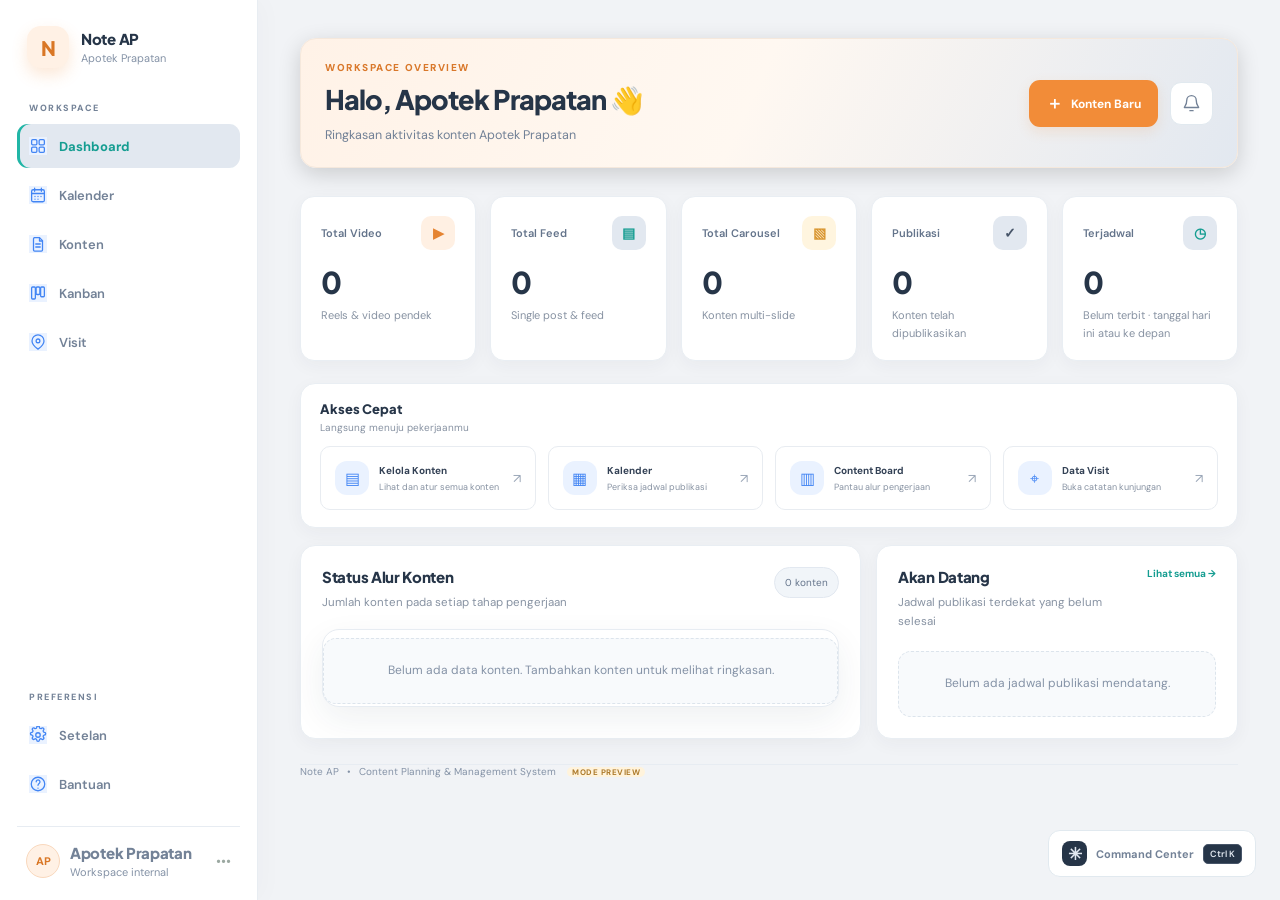
<file: index.html>
<!doctype html>
<html lang="id">
<head>
  <meta charset="utf-8"><meta name="viewport" content="width=device-width,initial-scale=1">
  <meta name="theme-color" content="#f7f9fc"><meta name="description" content="Note AP — Content Planning & Management System Apotek Prapatan">
  <title>Note AP — Apotek Prapatan</title>
  <link rel="preconnect" href="https://fonts.googleapis.com"><link rel="preconnect" href="https://fonts.gstatic.com" crossorigin>
  <link href="https://fonts.googleapis.com/css2?family=DM+Sans:wght@400;500;600;700&family=Plus+Jakarta+Sans:wght@600;700;800&display=swap" rel="stylesheet">
  <link rel="stylesheet" href="assets/css/app.css?v=20261119-isolated-modals-1">
  <link rel="stylesheet" href="assets/css/redesign.css?v=20261119-settings-neutral-charcoal-32">
  <link rel="stylesheet" href="assets/css/content-modal.css?v=20261119-info-paired-final-4">
  <link rel="stylesheet" href="assets/css/content-detail-modal.css?v=20261120-calendar-detail-colorful-6">
<style>
.calendar-content-detail-body{display:grid;gap:18px;max-height:min(62vh,680px);overflow:auto;padding:4px 2px 12px}.calendar-detail-section{padding:16px;border:1px solid var(--line,#e5ebe7);border-radius:14px;background:rgba(255,255,255,.55)}.calendar-detail-section h3{margin:0 0 12px;font-size:14px}.calendar-detail-grid{display:grid;grid-template-columns:repeat(2,minmax(0,1fr));gap:12px}.calendar-detail-field{min-width:0}.calendar-detail-field b{display:block;font-size:11px;color:var(--muted,#718078);margin-bottom:5px}.calendar-detail-field p{margin:0;white-space:pre-wrap;overflow-wrap:anywhere;font-size:13px;line-height:1.55}.calendar-detail-field:has(p){grid-column:auto}@media(max-width:600px){.calendar-detail-grid{grid-template-columns:1fr}.calendar-content-detail-body{max-height:65vh}}
</style></head>
<body>
<div class="app-shell">
  <aside class="sidebar" id="sidebar">
    <a class="brand" href="#dashboard"><span class="brand-mark">N</span><span><b>Note AP</b><small>Apotek Prapatan</small></span></a>
    <div class="nav-label">WORKSPACE</div>
    <nav class="nav-list">
      <a class="nav-link active" href="#dashboard" data-page="dashboard"><span class="nav-icon" aria-hidden="true"><svg viewBox="0 0 24 24"><rect x="3.5" y="3.5" width="7" height="7" rx="1.5"/><rect x="13.5" y="3.5" width="7" height="7" rx="1.5"/><rect x="3.5" y="13.5" width="7" height="7" rx="1.5"/><rect x="13.5" y="13.5" width="7" height="7" rx="1.5"/></svg></span>Dashboard</a>
      <a class="nav-link" href="#kalender" data-page="kalender"><span class="nav-icon" aria-hidden="true"><svg viewBox="0 0 24 24"><rect x="3.5" y="5" width="17" height="16" rx="2"/><path d="M7.5 3v4M16.5 3v4M3.5 10h17M8 14h.01M12 14h.01M16 14h.01M8 17.5h.01M12 17.5h.01"/></svg></span>Kalender</a>
      <a class="nav-link" href="#konten" data-page="konten"><span class="nav-icon" aria-hidden="true"><svg viewBox="0 0 24 24"><path d="M7 3.5h7l4 4V20a1.5 1.5 0 0 1-1.5 1.5h-9A1.5 1.5 0 0 1 6 20V5A1.5 1.5 0 0 1 7.5 3.5Z"/><path d="M14 3.5V8h4M9 12h6M9 16h6"/></svg></span>Konten</a>
      <a class="nav-link" href="#kanban" data-page="kanban"><span class="nav-icon" aria-hidden="true"><svg viewBox="0 0 24 24"><rect x="3.5" y="4" width="5" height="16" rx="1.3"/><rect x="9.5" y="4" width="5" height="10" rx="1.3"/><rect x="15.5" y="4" width="5" height="13" rx="1.3"/></svg></span>Kanban</a>
      <a class="nav-link" href="#visit" data-page="visit"><span class="nav-icon" aria-hidden="true"><svg viewBox="0 0 24 24"><path d="M20 10.5c0 5-8 11-8 11s-8-6-8-11a8 8 0 1 1 16 0Z"/><circle cx="12" cy="10.5" r="2.5"/></svg></span>Visit</a>
    </nav>
    <div class="nav-spacer"></div><div class="nav-label">PREFERENSI</div>
    <nav class="nav-list">
      <a class="nav-link" href="#setelan" data-page="setelan"><span class="nav-icon" aria-hidden="true"><svg viewBox="0 0 24 24"><circle cx="12" cy="12" r="3"/><path d="m19.4 15 .1.1a1.8 1.8 0 0 1-2.5 2.5l-.1-.1a1.8 1.8 0 0 0-3 .9v.2a1.8 1.8 0 0 1-3.6 0v-.2a1.8 1.8 0 0 0-3-.9l-.1.1a1.8 1.8 0 0 1-2.5-2.5l.1-.1a1.8 1.8 0 0 0-.9-3H3.7a1.8 1.8 0 0 1 0-3.6h.2a1.8 1.8 0 0 0 .9-3l-.1-.1a1.8 1.8 0 0 1 2.5-2.5l.1.1a1.8 1.8 0 0 0 3-.9v-.2a1.8 1.8 0 0 1 3.6 0v.2a1.8 1.8 0 0 0 3 .9l.1-.1a1.8 1.8 0 0 1 2.5 2.5l-.1.1a1.8 1.8 0 0 0 .9 3h.2a1.8 1.8 0 0 1 0 3.6h-.2a1.8 1.8 0 0 0-.9 3Z"/></svg></span>Setelan</a>
      <a class="nav-link" href="#bantuan" data-page="bantuan"><span class="nav-icon" aria-hidden="true"><svg viewBox="0 0 24 24"><circle cx="12" cy="12" r="9"/><path d="M9.6 9a2.5 2.5 0 1 1 4.3 1.8c-1.2 1.1-1.9 1.4-1.9 3M12 17.5h.01"/></svg></span>Bantuan</a>
    </nav>
    <div class="sidebar-footer"><span class="avatar">AP</span><span><b>Apotek Prapatan</b><small>Workspace internal</small></span><span class="more">•••</span></div>
  </aside>
  <main class="main-area">
    <header class="mobile-top"><button id="menuToggle" aria-label="Buka menu">☰</button><b>Note AP</b><span class="avatar">AP</span></header>
    <div class="page-wrap" id="dashboardPage">
      <section class="welcome-row">
        <div><div class="eyebrow" id="todayLabel">WORKSPACE OVERVIEW</div><h1>Halo, Apotek Prapatan <span>👋</span></h1><p class="muted" id="todayDate">Kelola dan pantau seluruh aktivitas kontenmu.</p></div>
        <div class="header-actions">
          <button class="primary-btn" id="newContentBtn"><span>＋</span> Konten Baru</button>
          <div class="notification-wrap">
            <button class="notification-btn" id="notificationBtn" aria-label="Buka notifikasi" aria-expanded="false"><svg viewBox="0 0 24 24" aria-hidden="true"><path d="M18 8a6 6 0 0 0-12 0c0 7-3 7-3 9h18c0-2-3-2-3-9M10 21h4"/></svg><i class="notification-dot"></i></button>
            <section class="notification-popover" id="notificationPopover" hidden>
              <div class="notification-heading"><div><b>Notifikasi</b><small>Informasi terbaru workspace</small></div><button id="markAllRead">Tandai dibaca</button></div>
              <div class="notification-list" id="notificationList">
                <article class="notification-empty" id="notificationEmpty">Belum ada notifikasi. Data akan muncul mengikuti aktivitas konten.</article>
              </div>
              <a class="all-notifications" href="#konten" id="allNotifications">Lihat semua konten →</a>
            </section>
          </div>
        </div>
      </section>
      <section class="stats-grid">
        <article class="stat-card"><div class="stat-top"><span>Total Video</span><span class="stat-icon lilac">▶</span></div><strong id="reelsCount">0</strong><small>Reels & video pendek</small></article>
        <article class="stat-card"><div class="stat-top"><span>Total Feed</span><span class="stat-icon blue">▤</span></div><strong id="feedCount">0</strong><small>Single post & feed</small></article>
        <article class="stat-card"><div class="stat-top"><span>Total Carousel</span><span class="stat-icon orange">▧</span></div><strong id="carouselCount">0</strong><small>Konten multi-slide</small></article>
        <article class="stat-card"><div class="stat-top"><span>Publikasi</span><span class="stat-icon green">✓</span></div><strong id="publishedCount">0</strong><small>Konten telah dipublikasikan</small></article>
        <article class="stat-card"><div class="stat-top"><span>Terjadwal</span><span class="stat-icon teal">◷</span></div><strong id="scheduledCount">0</strong><small>Belum terbit · tanggal hari ini atau ke depan</small></article>
      </section>
      <section class="dashboard-quick-actions" aria-label="Akses cepat">
        <div class="quick-actions-heading"><div><b>Akses Cepat</b><small>Langsung menuju pekerjaanmu</small></div></div>
        <div class="quick-actions-grid">
          <a class="quick-action quick-orange" href="#konten"><span class="quick-action-icon">▤</span><span><b>Kelola Konten</b><small>Lihat dan atur semua konten</small></span><i>↗</i></a>
          <a class="quick-action quick-teal" href="#kalender"><span class="quick-action-icon">▦</span><span><b>Kalender</b><small>Periksa jadwal publikasi</small></span><i>↗</i></a>
          <a class="quick-action quick-purple" href="#kanban"><span class="quick-action-icon">▥</span><span><b>Content Board</b><small>Pantau alur pengerjaan</small></span><i>↗</i></a>
          <a class="quick-action quick-blue" href="#visit"><span class="quick-action-icon">⌖</span><span><b>Data Visit</b><small>Buka catatan kunjungan</small></span><i>↗</i></a>
        </div>
      </section>
      <section class="content-grid">
        <article class="panel engagement-panel dashboard-workflow-panel">
          <div class="panel-heading"><div><h2>Status Alur Konten</h2><p class="muted">Jumlah konten pada setiap tahap pengerjaan</p></div><span class="period-pill" id="dashboardTotalLabel">0 konten</span></div>
          <div class="dashboard-status-chart" id="dashboardStatusChart" aria-live="polite">
            <p class="dashboard-empty">Belum ada data konten. Tambahkan konten untuk melihat ringkasan.</p>
          </div>
        </article>
        <article class="panel upcoming-panel"><div class="panel-heading"><div><h2>Akan Datang</h2><p class="muted">Jadwal publikasi terdekat yang belum selesai</p></div><a href="#kalender" class="text-link">Lihat semua →</a></div><div id="upcomingList" class="upcoming-list">
          <p class="dashboard-empty">Belum ada jadwal publikasi mendatang.</p>
        </div></article>
      </section>
      <footer class="page-footer">Note AP <span>•</span> Content Planning & Management System <span class="demo-tag">MODE PREVIEW</span></footer>
    </div>
    <section class="calendar-page creative-calendar-page" id="calendarPage" hidden>
      <div class="calendar-page-heading creative-calendar-hero">
        <div><div class="eyebrow">APOTEK PRAPATAN · CONTENT STUDIO</div><h1>Content Calendar</h1><p class="muted">Atur ritme publikasi, pindahkan jadwal, dan pantau semua konten dalam satu ruang.</p></div>
        <div class="calendar-page-actions"><button class="primary-btn" id="newContentCalendarBtn" type="button"><span>＋</span> Konten Baru</button></div>
      </div>
      <div class="calendar-insight-strip" aria-label="Ringkasan jadwal">
        <article class="calendar-insight-card"><span class="calendar-insight-icon mint">✦</span><div><small>TERJADWAL BULAN INI</small><b id="calendarStatMonth">0</b></div></article>
        <article class="calendar-insight-card"><span class="calendar-insight-icon peach">◷</span><div><small>JADWAL MENDATANG</small><b id="calendarStatUpcoming">0</b></div></article>
        <article class="calendar-insight-card"><span class="calendar-insight-icon lilac">✓</span><div><small>SUDAH DIPUBLIKASIKAN</small><b id="calendarStatPublished">0</b></div></article>
      </div>
      <section class="calendar-workspace" aria-labelledby="noteApCalendarTitle">
        <div class="calendar-main-panel">
          <div class="calendar-toolbar">
            <div class="calendar-toolbar-title"><span class="calendar-planner-kicker">CONTENT PLANNER</span><h2 id="noteApCalendarTitle">Jadwal Publikasi</h2><p id="calendarViewHint">Geser kartu konten ke tanggal lain untuk mengubah jadwal.</p></div>
            <div class="calendar-toolbar-tools">
              <div class="calendar-view-switch" role="group" aria-label="Tampilan kalender"><button type="button" data-calendar-view="month" class="active" aria-pressed="true">Bulan</button><button type="button" data-calendar-view="week" aria-pressed="false">Minggu</button><button type="button" data-calendar-view="day" aria-pressed="false">Hari</button></div>
              <div class="calendar-planner-controls"><button type="button" id="noteApCalendarToday">Hari Ini</button><button type="button" id="noteApCalendarPrev" aria-label="Periode sebelumnya">‹</button><strong id="noteApCalendarMonth">November 2026</strong><button type="button" id="noteApCalendarNext" aria-label="Periode berikutnya">›</button></div>
            </div>
          </div>
          <div class="calendar-planner-legend" aria-label="Legenda format konten"><span><i class="format-dot reels"></i>Reels</span><span><i class="format-dot carousel"></i>Carousel</span><span><i class="format-dot feed"></i>Feed</span><span><i class="calendar-dot other"></i>Lainnya</span></div>
          <div class="calendar-grid-scroll" tabindex="0" role="region" aria-label="Kalender publikasi, geser mendatar untuk melihat seluruh minggu"><div class="note-ap-calendar-grid" id="noteApCalendarGrid" aria-live="polite"></div></div>
          <p class="calendar-planner-footnote"><span>↔</span> Komputer: seret kartu untuk mengubah tanggal. HP: buka kartu lalu pilih Edit.</p>
        </div>
        <aside class="calendar-agenda-panel">
          <div class="calendar-agenda-heading"><div><span class="calendar-planner-kicker">UP NEXT</span><h3>Agenda Terdekat</h3></div><span class="calendar-agenda-live">LIVE</span></div>
          <div id="calendarAgendaList" class="calendar-agenda-list"><p class="calendar-agenda-empty">Belum ada jadwal mendatang.</p></div>
          <div class="calendar-agenda-tip"><span>✧</span><p><b>Tips cepat</b> Geser konten ke tanggal lain untuk menjadwalkan ulang tanpa membuka formulir.</p></div>
        </aside>
      </section>
    </section>
    <section class="content-page" id="contentPage" hidden>
      <div class="content-page-heading"><div><div class="eyebrow">CONTENT MANAGEMENT</div><h1>Konten</h1><p class="muted">Kelola seluruh ide, proses, dan publikasi konten Apotek Prapatan.</p></div><button class="primary-btn" id="newContentListBtn" type="button"><span>＋</span> Konten Baru</button></div>
      <div class="content-filter-panel">
        <label class="content-search"><span>⌕</span><input id="contentSearch" type="search" placeholder="Cari Judul..." aria-label="Cari judul konten"></label>
        <label class="content-filter"><span>Platform</span><select id="contentPlatform"><option value="">Semua Platform</option><option value="Instagram">Instagram</option><option value="TikTok">TikTok</option></select></label>
        <label class="content-filter"><span>Tahapan</span><select id="contentStatus"><option value="">Semua Tahapan</option><option>Ideation</option><option>Planning</option><option>Production</option><option>Editing</option><option>Review</option><option>Ready to Publish</option><option>Published</option></select></label>
        <label class="content-filter"><span>Dari Tanggal</span><input id="contentDateFrom" type="date"></label>
        <label class="content-filter"><span>Sampai Tanggal</span><input id="contentDateTo" type="date"></label>
        <button class="filter-reset-btn" id="resetContentFilters" type="button">Reset</button>
      </div>
      <div class="content-list-panel"><div class="content-list-heading"><div><h2>Daftar Konten</h2><p class="muted" id="contentResultCount">0 konten</p></div></div>
        <div class="content-table-wrap"><table class="content-table" hidden><thead><tr><th>Judul Konten</th><th>Platform</th><th>Tanggal Posting</th><th>Jam</th><th>Tahapan</th><th>Format</th></tr></thead><tbody id="contentTableBody"></tbody></table>
        <div class="content-empty" id="contentEmpty"><span>▤</span><b>Belum ada konten</b><p>Konten yang tersedia akan muncul di sini.</p></div></div>
      </div>
      <footer class="page-footer">Note AP <span>•</span> Content Planning & Management System <span class="demo-tag">MODE PREVIEW</span></footer>
    </section>
    <section class="kanban-page" id="kanbanPage" hidden>
      <div class="kanban-heading"><div><div class="eyebrow">CONTENT WORKFLOW</div><h1>Content Board</h1><p class="muted">Tampung ide & kelola status konten dengan kanban board</p></div><button class="primary-btn" id="addKanbanIdea" type="button"><span>＋</span> Konten Baru</button></div>
      <div class="kanban-board" id="kanbanBoard">
        <section class="kanban-column" data-stage="Ideation"><header><h2 class="stage-color-0">IDEATION</h2><span class="stage-count">0</span></header><div class="kanban-cards"></div><button class="kanban-add-slot" type="button">＋ Tambah Konten</button></section>
        <section class="kanban-column" data-stage="Planning"><header><h2 class="stage-color-1">PLANNING</h2><span class="stage-count">0</span></header><div class="kanban-cards"></div><button class="kanban-add-slot" type="button">＋ Tambah Konten</button></section>
        <section class="kanban-column" data-stage="Production"><header><h2 class="stage-color-2">PRODUCTION</h2><span class="stage-count">0</span></header><div class="kanban-cards"></div><button class="kanban-add-slot" type="button">＋ Tambah Konten</button></section>
        <section class="kanban-column" data-stage="Editing"><header><h2 class="stage-color-3">EDITING</h2><span class="stage-count">0</span></header><div class="kanban-cards"></div><button class="kanban-add-slot" type="button">＋ Tambah Konten</button></section>
        <section class="kanban-column" data-stage="Review"><header><h2 class="stage-color-4">REVIEW</h2><span class="stage-count">0</span></header><div class="kanban-cards"></div><button class="kanban-add-slot" type="button">＋ Tambah Konten</button></section>
        <section class="kanban-column" data-stage="Ready to Publish"><header><h2 class="stage-color-5">READY TO PUBLISH</h2><span class="stage-count">0</span></header><div class="kanban-cards"></div><button class="kanban-add-slot" type="button">＋ Tambah Konten</button></section>
        <section class="kanban-column" data-stage="Published"><header><h2 class="stage-color-6">PUBLISHED</h2><span class="stage-count">0</span></header><div class="kanban-cards"></div><button class="kanban-add-slot" type="button">＋ Tambah Konten</button></section>
      </div>
      <footer class="page-footer">Note AP <span>•</span> Content Planning & Management System <span class="demo-tag">MODE LOKAL</span></footer>
    </section>

    <section class="visit-page" id="visitPage" hidden>
      <div class="visit-heading"><div><div class="eyebrow">PRODUCTION VISIT</div><h1>Visit Produksi</h1><p class="muted">Catat rencana kunjungan produksi konten: tanggal, jam, lokasi, judul konten, talent, status, dan catatan pelaksanaan.</p></div></div>
      <div class="visit-overview-grid">
        <section class="visit-card visit-today-card">
          <div class="visit-card-heading visit-today-heading"><div><h2>Ringkasan Harian</h2><h3 id="visitTodayDate">Jadwal Hari Ini</h3></div></div>
          <div class="visit-today-summary" id="visitTodayList"><div class="visit-today-empty">Memuat jadwal hari ini...</div></div>
          <div class="visit-metrics" aria-label="Ringkasan total dan target visit"><article class="visit-metric-card"><span>Total Visit</span><strong>—</strong></article><article class="visit-metric-card"><span>Target</span><strong>—</strong></article></div>
        </section>
        <section class="visit-card visit-main-card">
          <div class="visit-card-heading visit-main-heading"><div class="visit-heading-title"><span class="visit-kicker">DAFTAR & KALENDER</span><h2>Jadwal Visiting</h2></div></div><div class="visit-table-toolbar"><div class="visit-selection-controls"><button type="button" id="visitSelectBtn" aria-pressed="false">Select</button><button type="button" id="visitDeleteSelectedBtn" hidden disabled>Hapus Terpilih (0)</button><button type="button" id="visitCancelSelectBtn" hidden>Batal</button></div><div class="visit-month-nav" id="visitMonthNav"><button type="button" id="visitTodayMonth">Hari Ini</button><button type="button" id="visitPrevMonth" aria-label="Bulan sebelumnya">‹</button><span id="visitMonthLabel">November 2026</span><button type="button" id="visitNextMonth" aria-label="Bulan berikutnya">›</button></div><div class="visit-display-control"><div class="visit-view-toggle" role="group" aria-label="Tampilan Data Visit"><button type="button" id="visitListViewBtn" class="active" aria-label="Tampilan daftar" title="Tampilan daftar"><span class="visit-toggle-list">☷</span> Daftar</button><button type="button" id="visitGridViewBtn" aria-label="Tampilan kalender" title="Tampilan kalender"><span class="visit-toggle-grid">▦</span> Kalender</button></div></div></div>
          <div class="visit-pagination"><span id="visitPageInfo">Halaman 1 · 4 data per halaman</span></div><div id="visitListPanel">
          <div class="visit-table-wrap"><table class="visit-table visit-main-table"><thead><tr><th>NO</th><th>TGL VISIT</th><th>JAM</th><th>LOKASI</th><th>JUDUL KONTEN</th><th>TALENT</th><th>PROPERTI / PRODUK</th><th>STATUS</th><th>KETERANGAN</th></tr></thead><tbody id="visitTableBody"></tbody></table></div>
          </div><div id="visitGridPanel" class="visit-grid-panel" hidden><div class="visit-calendar-legend" aria-label="Legenda status Visit"><span><i class="visit-status-dot planned"></i>Planned</span><span><i class="visit-status-dot progress"></i>On Progress</span><span><i class="visit-status-dot done"></i>Done</span><span><i class="visit-status-dot cancelled"></i>Cancelled</span></div><div class="visit-calendar" id="visitCalendar"></div></div><button type="button" class="visit-add-schedule-btn" id="visitAddScheduleBtn">Tambah Jadwal Visiting <span>＋</span></button>
        </section>
      
      </div>
    </section>
    <section class="help-page" id="helpPage" hidden>
      <div class="help-heading">
        <div><div class="eyebrow">HELP CENTER</div><h1>Pusat Bantuan</h1><p class="muted">Panduan singkat menggunakan Note AP untuk mengelola perencanaan dan produksi konten Apotek Prapatan.</p></div>
      </div>
      <div class="help-welcome-card"><div class="help-welcome-icon">?</div><div><span class="help-kicker">NOTE AP GUIDE</span><h2>Butuh bantuan menggunakan Note AP?</h2><p>Temukan fungsi setiap menu, cara mengelola konten, dan informasi penting tentang penyimpanan data.</p></div></div>
      <section class="help-chat-block" id="chatHelpSection">
        <details class="help-chat-dropdown">
          <summary class="help-chat-summary">
            <span class="help-chat-summary-copy"><span class="eyebrow">CONTACT ADMIN</span><strong>Chat Admin & Tim</strong><span class="muted">Hubungi admin secara pribadi atau berdiskusi bersama tim.</span></span>
            <span class="help-chat-chevron" aria-hidden="true">⌄</span>
          </summary>
          <div class="help-chat-content">
        <div class="chat-page">
          <div class="chat-workspace">
            <aside class="chat-sidebar">
              <div class="chat-sidebar-head"><b>Percakapan</b><span id="chatConversationCount">2 ruang</span></div>
              <div class="chat-tabs" role="group" aria-label="Jenis percakapan"><button type="button" class="active" data-chat-filter="all">Semua</button><button type="button" data-chat-filter="private">Pribadi</button><button type="button" data-chat-filter="group">Grup</button></div>
              <div class="chat-conversation-list" id="chatConversationList"></div>
            </aside>
            <section class="chat-thread">
              <header class="chat-thread-header"><div class="chat-thread-avatar" id="chatThreadAvatar">A</div><div class="chat-thread-title"><b id="chatThreadName">Admin Note AP</b><small id="chatThreadSubtitle">Chat pribadi · Admin</small></div><span class="chat-thread-status"><i></i> Ruang percakapan</span></header>
              <div class="chat-messages" id="chatMessages" aria-live="polite"></div>
              <form class="chat-composer" id="chatComposer"><textarea id="chatMessageInput" rows="1" maxlength="2000" placeholder="Tulis pesan..." aria-label="Tulis pesan" required></textarea><button type="submit" aria-label="Kirim pesan">➤</button></form>
              <div class="chat-local-note" id="chatLocalNote">Pesan hanya tersimpan di browser ini. Belum terkirim ke admin atau anggota tim lain.</div>
            </section>
          </div>
        </div>
          </div>
        </details>
      </section>
      <div class="help-topic-grid">
        <article class="help-topic-card"><span>▦</span><b>Dashboard</b><p>Lihat ringkasan aktivitas dan gambaran jadwal konten workspace.</p></article>
        <article class="help-topic-card"><span>▤</span><b>Konten</b><p>Buat dan pantau daftar konten, termasuk platform, tanggal posting, dan tahapan.</p></article>
        <article class="help-topic-card"><span>▥</span><b>Kanban</b><p>Pantau alur kerja dari Ideation hingga Published. Pindahkan atau perbarui tahap sesuai progres.</p></article>
        <article class="help-topic-card"><span>↗</span><b>Visit</b><p>Catat jadwal kunjungan produksi, lokasi, judul konten, talent, status, dan keterangan.</p></article>
        <article class="help-topic-card"><span>⚙</span><b>Setelan</b><p>Kelola referensi konten, preferensi tema dan bahasa, serta backup data lokal.</p></article>
        <article class="help-topic-card"><span>▦</span><b>Kalender</b><p>Klik area kosong pada tanggal atau tombol + untuk membuka form Tambah Konten lengkap. Klik kartu untuk melihat detail atau mengedit konten, dan seret kartu untuk mengubah jadwal.</p></article>
      </div>
      <section class="help-faq-section">
        <div class="help-section-heading"><div><div class="eyebrow">FAQ</div><h2>Pertanyaan yang sering diajukan</h2></div></div>
        <div class="help-faq-list">
          <details class="help-faq-item"><summary>Bagaimana cara membuat konten baru?</summary><p>Buka menu Konten atau Kanban, lalu pilih tombol <b>Konten Baru</b> atau <b>Tambah Konten</b>. Isi informasi konten pada formulir dan simpan.</p></details>
          <details class="help-faq-item"><summary>Apa fungsi tahapan di Kanban?</summary><p>Tahapan menunjukkan progres produksi: Ideation, Planning, Production, Editing, Review, Ready to Publish, dan Published. Perbarui tahap ketika pekerjaan berpindah proses.</p></details>
          <details class="help-faq-item"><summary>Bagaimana mengubah referensi konten?</summary><p>Buka Setelan → Referensi. Pilih kategori, tambahkan referensi, lalu gunakan aksi edit, aktif/nonaktif, atau hapus pada item yang tersedia.</p></details>
          <details class="help-faq-item"><summary>Apakah data Note AP sudah tersimpan online dan tersinkron ke Google Sheets?</summary><p>Belum. Saat ini data konten, Visit, referensi, dan preferensi tertentu disimpan di localStorage browser/perangkat yang digunakan. Integrasi Google Sheets belum aktif karena endpoint koneksi belum dipasang.</p></details>
          <details class="help-faq-item"><summary>Apakah data bisa dibuka dari perangkat lain?</summary><p>Data yang tersimpan lokal tidak otomatis berpindah ke perangkat atau browser lain. Gunakan fitur Ekspor Backup dan Impor/Pulihkan Backup di Setelan → Manajemen Data untuk memindahkan salinan data secara manual.</p></details>
          <details class="help-faq-item"><summary>Bagaimana cara mencadangkan data?</summary><p>Buka Setelan → Manajemen Data → Unduh Backup JSON. Simpan file di tempat yang aman. Untuk memulihkan, pilih file backup melalui menu Pilih File Backup.</p></details>
          
          <details class="help-faq-item"><summary>Bagaimana cara menambahkan konten langsung dari Kalender?</summary><p>Buka menu <b>Kalender</b>, lalu klik area kosong pada kolom tanggal yang diinginkan atau tekan tombol <b>+</b> di tanggal tersebut. Form <b>Tambah Konten</b> lengkap akan terbuka, sama seperti saat membuat konten dari menu Konten. Tanggal yang dipilih otomatis terisi. Lengkapi informasi konten lainnya, lalu simpan. Konten baru akan muncul di Kalender, Konten, dan Kanban.</p></details>
          <details class="help-faq-item"><summary>Bagaimana cara melihat atau mengedit konten dari Kalender?</summary><p>Klik kartu konten yang sudah ada untuk melihat detailnya. Pilih <b>Edit</b> pada detail untuk membuka form Detail Konten lengkap. Untuk mengubah tanggal publikasi dengan cepat, seret kartu ke tanggal tujuan.</p></details>
          <details class="help-faq-item"><summary>Bagaimana cara menambahkan jadwal Visit?</summary><p>Buka menu Visit, lalu pilih <b>Tambah Jadwal Visiting</b>. Isi tanggal, jam, lokasi, judul konten, talent, properti/produk, status, dan keterangan pada baris yang tersedia.</p></details>
          <details class="help-faq-item"><summary>Bagaimana cara menghapus beberapa jadwal Visit sekaligus?</summary><p>Di menu Visit bagian Daftar, tekan <b>Select</b>, centang baris yang ingin dihapus, lalu pilih <b>Hapus Terpilih</b> dan konfirmasi. Gunakan <b>Pilih Semua</b> untuk mencentang seluruh baris yang sedang tampil, termasuk baris kosong. Tekan <b>Batal</b> untuk keluar dari mode pilih.</p></details>
          <details class="help-faq-item"><summary>Apa arti status pada jadwal Visit?</summary><p><b>Planned</b> berarti direncanakan, <b>On Progress</b> berarti sedang berjalan, <b>Done</b> berarti selesai, dan <b>Cancelled</b> berarti dibatalkan. Perbarui status sesuai kondisi jadwal.</p></details>
          <details class="help-faq-item"><summary>Apakah menghapus data di Note AP bisa dibatalkan?</summary><p>Penghapusan data tidak dapat dibatalkan secara langsung. Pastikan memilih data yang benar sebelum mengonfirmasi. Jika memiliki file backup sebelumnya, data dapat dipulihkan melalui Setelan → Manajemen Data.</p></details>
          <details class="help-faq-item"><summary>Bagaimana jika tampilan atau data terlihat belum berubah?</summary><p>Coba muat ulang halaman dengan Ctrl + Shift + R. Perlu diingat, data lokal pada browser yang berbeda tidak otomatis sama.</p></details>
        </div>
      </section>
      <div class="help-note"><b>Catatan penting</b><p>Note AP masih dalam tahap pengembangan. Beberapa bagian menggunakan data lokal atau tampilan preview, sehingga belum semua fitur terhubung ke sumber data bersama.</p></div>
      <footer class="page-footer">Note AP <span>•</span> Help Center</footer>
    </section>
    <section class="settings-page" id="settingsPage" hidden>
      <div class="settings-heading"><div><div class="eyebrow">WORKSPACE PREFERENCES</div><h1>Setelan</h1><p class="muted">Atur preferensi, referensi kerja, anggota tim, dan pengelolaan data Note AP.</p></div><span class="settings-version">NOTE AP · WORKSPACE</span></div>
      <div class="settings-layout">
        <nav class="settings-nav" aria-label="Navigasi Setelan">
          <button class="settings-nav-item active" data-settings-tab="general"><span>⚙</span><span><b>Umum</b><small>Identitas workspace</small></span></button>
          <button class="settings-nav-item" data-settings-tab="references"><span>▤</span><span><b>Referensi</b><small>Standar konten</small></span></button>
          <button class="settings-nav-item" data-settings-tab="team"><span>♙</span><span><b>Tim</b><small>Anggota dan peran</small></span></button>
          
          <button class="settings-nav-item" data-settings-tab="data"><span>▣</span><span><b>Manajemen Data</b><small>Backup dan pemulihan</small></span></button>
          <button class="settings-nav-item" data-settings-tab="appearance"><span>◐</span><span><b>Tampilan & Bahasa</b><small>Tema dan bahasa</small></span></button>
        </nav>
        <div class="settings-content">
          <section class="settings-panel active" data-settings-panel="general">
            <div class="settings-panel-head"><div><h2>Pengaturan Umum</h2><p>Informasi dasar workspace Note AP.</p></div><span class="settings-status">Workspace aktif</span></div>
            <div class="settings-form-grid">
              <label class="settings-field">Nama aplikasi<input id="settingAppName" value="Note AP"></label>
              <label class="settings-field">Nama organisasi<input id="settingOrgName" value="Apotek Prapatan"></label>
              <label class="settings-field">Deskripsi workspace<textarea id="settingDescription" rows="3">Content Planning & Management System — Apotek Prapatan</textarea></label>
              <label class="settings-field">Zona waktu<select id="settingTimezone"><option value="Asia/Jakarta">WIB — Asia/Jakarta</option><option value="Asia/Makassar">WITA — Asia/Makassar</option><option value="Asia/Jayapura">WIT — Asia/Jayapura</option></select></label>
            </div><div class="settings-actions"><button class="primary-btn" id="saveGeneralSettings" type="button">Simpan Pengaturan</button></div>
          </section>
          <section class="settings-panel" data-settings-panel="references" hidden>
            <div class="settings-panel-head"><div><h2>Referensi Konten</h2><p>Kelola daftar acuan yang digunakan dalam perencanaan dan produksi konten.</p></div><span class="settings-status">Bisa dikelola</span></div>
            <div class="settings-info-note">Perubahan disimpan di browser ini untuk sementara. Integrasi Google Sheets akan ditambahkan setelah endpoint tersedia.</div>
            <form class="reference-add-form" id="referenceAddForm">
              <label class="settings-field">Kategori<select id="referenceCategory"><option value="pillars">Pilar Konten</option><option value="platforms">Platform</option><option value="formats">Format Konten</option><option value="stages">Tahapan Workflow</option></select></label>
              <label class="settings-field reference-name-field">Nama referensi<input id="referenceName" type="text" placeholder="Contoh: Edukasi Kesehatan" maxlength="60" required></label>
              <button class="primary-btn" type="submit">＋ Tambah Referensi</button>
            </form>
            <div class="reference-category-grid" id="referenceCategoryGrid"></div>
            <p class="settings-footnote">Referensi nonaktif tidak akan ditawarkan sebagai pilihan baru pada form yang sudah mendukung data referensi. Referensi yang sudah tersimpan pada konten lama tetap dipertahankan.</p>
          </section>
          <section class="settings-panel" data-settings-panel="team" hidden>
            <div class="settings-panel-head"><div><h2>Tim</h2><p>Ringkasan pengelolaan anggota yang terlibat dalam produksi konten.</p></div></div>
            <div class="settings-info-note">Data anggota dan pembagian peran belum terhubung ke sumber data bersama. Bagian ini disiapkan sebagai pusat pengaturan tim.</div>
            <div class="settings-team-placeholder"><span>♙</span><b>Pengelolaan anggota tim</b><p>Daftar anggota, jabatan, dan tanggung jawab akan ditampilkan di sini setelah struktur data Tim dikonfirmasi.</p></div>
            <p class="settings-footnote">Talent untuk jadwal Visit tetap dikelola melalui referensi Google Sheets, bukan dari halaman Setelan ini.</p>
          </section>

          <section class="settings-panel" data-settings-panel="data" hidden>
            <div class="settings-panel-head"><div><h2>Manajemen Data</h2><p>Cadangkan data yang tersimpan pada browser ini.</p></div></div>
            <div class="settings-panel-head"><div><h2>Integrasi Google Sheets</h2><p>Status koneksi sumber data Note AP.</p></div><span class="settings-status pending">Belum terhubung</span></div>
            <div class="settings-integration-card"><div class="settings-google-mark">▦</div><div><b>Google Sheets</b><p>Spreadsheet referensi dan data kerja Apotek Prapatan.</p><small>Spreadsheet ID: 132FD2WyRTDOaZbOq_ABlyR1SWtesRh5i0XWkE_7p54w</small></div></div>
            <div class="settings-info-note">Koneksi otomatis belum aktif. Note AP masih menyimpan data di browser (localStorage). URL Google Apps Script Web App atau endpoint API belum dipasang, jadi status sinkronisasi belum dapat dinyatakan aktif.</div>
            <label class="settings-field">URL Apps Script Web App<input id="settingSheetsUrl" type="url" placeholder="https://script.google.com/macros/s/.../exec" disabled><small>Kolom ini akan diaktifkan setelah endpoint integrasi tersedia.</small></label>
            <div class="settings-divider"></div>
            <div class="settings-info-note">Backup ini mencakup data lokal Note AP pada browser/perangkat saat ini. Ini belum merupakan backup Google Sheets atau sinkronisasi lintas perangkat.</div>
            <div class="settings-data-actions"><article><span>↓</span><div><b>Ekspor Backup</b><p>Unduh salinan data konten, Visit, dan preferensi lokal.</p><button class="secondary-btn" id="exportNoteApData" type="button">Unduh Backup JSON</button></div></article><article><span>↑</span><div><b>Impor / Pulihkan Backup</b><p>Pulihkan data dari file backup JSON Note AP.</p><label class="secondary-btn settings-file-btn" for="importNoteApData">Pilih File Backup</label><input id="importNoteApData" type="file" accept="application/json,.json" hidden></div></article></div>
          </section>
          <section class="settings-panel" data-settings-panel="appearance" hidden>
            <div class="settings-panel-head"><div><h2>Tampilan & Bahasa</h2><p>Atur kenyamanan tampilan workspace.</p></div></div>
            <div class="settings-preference-row"><div><b>Bahasa aplikasi</b><p>Pilih bahasa antarmuka workspace.</p></div><select id="settingLanguage" aria-describedby="settingLanguageNote"><option value="id">Bahasa Indonesia</option><option value="en">English</option></select></div>
            <p class="settings-footnote" id="settingLanguageNote">Perubahan bahasa langsung diterapkan dan disimpan otomatis. Terjemahan saat ini tersedia dalam Bahasa Indonesia dan English; bahasa lain akan tetap menampilkan antarmuka Bahasa Indonesia.</p>
          </section>
        </div>
      </div>
      <footer class="page-footer">Note AP <span>•</span> Workspace Preferences</footer>
    </section>
  </main>
</div>



<section class="calendar-item-modal" id="calendarContentDetailModal" aria-hidden="true" hidden>
  <div class="calendar-item-dialog" role="dialog" aria-modal="true" aria-labelledby="calendarContentDetailTitle">
    <div class="calendar-item-dialog-head"><div><span class="calendar-planner-kicker">NOTE AP · DETAIL KONTEN</span><h2 id="calendarContentDetailTitle">Detail Konten</h2><p>Informasi diambil dari data konten yang sama dengan menu Konten dan Kanban.</p></div><button type="button" id="calendarContentDetailClose" aria-label="Tutup detail">×</button></div>
    <div id="calendarContentDetailBody" class="calendar-content-detail-body"></div>
    <div class="calendar-item-actions"><button type="button" class="calendar-item-cancel" id="calendarContentDetailEdit">Edit Konten</button><button type="button" class="primary-btn" id="calendarContentDetailDone">Tutup</button></div>
  </div>
</section>

<section class="calendar-item-modal" id="calendarItemModal" aria-hidden="true" hidden>
  <form class="calendar-item-dialog" id="calendarItemForm" role="dialog" aria-modal="true" aria-labelledby="calendarItemTitle">
    <div class="calendar-item-dialog-head"><div><span class="calendar-planner-kicker">NOTE AP CONTENT PLANNER</span><h2 id="calendarItemTitle">Tambah Jadwal Konten</h2><p>Isi detail jadwal. Data akan masuk ke Konten dan Kanban.</p></div><button type="button" id="calendarItemClose" aria-label="Tutup popup">×</button></div>
    <input type="hidden" name="itemId">
    <div class="calendar-item-fields">
      <label class="calendar-item-field calendar-item-full"><span>Judul Konten <i>*</i></span><input name="title" maxlength="160" required placeholder="Masukkan judul konten"></label>
      <label class="calendar-item-field"><span>Platform <i>*</i></span><select name="platform" required><option value="">Pilih platform</option><option>Instagram</option><option>TikTok</option></select></label>
      <label class="calendar-item-field"><span>Format Konten <i>*</i></span><select name="format" required><option value="">Pilih format</option><option>Reels</option><option>Carousel</option><option>Feed</option><option>Video</option></select></label>
      <label class="calendar-item-field"><span>Pilar Konten</span><input name="pillar" placeholder="Contoh: Edukasi Kesehatan"></label>
      <label class="calendar-item-field"><span>Status</span><select name="status"><option>Ideation</option><option>Planning</option><option>Production</option><option>Editing</option><option>Review</option><option>Ready to Publish</option><option>Published</option></select></label>
      <label class="calendar-item-field"><span>Tanggal Posting <i>*</i></span><input name="postingDate" type="date" required></label>
      <label class="calendar-item-field"><span>Jam Posting</span><input name="postingTime" type="time"></label>
    </div>
    <div class="calendar-item-actions"><button type="button" class="calendar-item-cancel" id="calendarItemCancel">Batal</button><button type="submit" class="primary-btn" id="calendarItemSave">Simpan Jadwal</button></div>
    <p class="calendar-item-note">Mode lokal: data tersimpan di browser/perangkat ini dan belum tersinkron ke Google Sheets.</p>
  </form>
</section>

<div class="content-modal" id="contentModal" aria-hidden="true"><section class="content-modal-dialog" role="dialog" aria-modal="true" aria-label="Form Konten"><button type="button" class="content-modal-close" id="contentModalClose" aria-label="Tutup popup">×</button><iframe id="contentModalFrame" title="Form Tambah atau Detail Konten" src="tambah-konten.html?v=20261119-colorful-readable-30" loading="eager"></iframe></section></div>

<section class="command-overlay" id="commandOverlay" aria-hidden="true" hidden>
 <div class="command-dialog" role="dialog" aria-modal="true" aria-labelledby="commandTitle">
  <div class="command-top"><span class="command-mark">✳</span><div class="command-input-wrap"><label id="commandTitle" for="commandInput">Apa yang ingin kamu lakukan?</label><input id="commandInput" type="search" placeholder="Cari halaman, konten, atau tindakan..." autocomplete="off"></div><kbd>ESC</kbd></div>
  <div class="command-hint"><span>QUICK COMMANDS</span><span>Gunakan ↑ ↓ lalu Enter</span></div>
  <div class="command-results" id="commandResults" role="listbox" aria-label="Hasil perintah"></div>
  <footer class="command-footer"><span><kbd>↵</kbd> Pilih</span><span><kbd>Ctrl</kbd> + <kbd>K</kbd> Buka kapan saja</span></footer>
 </div>
</section>
<button class="command-launcher" id="commandLauncher" type="button" aria-label="Buka Command Center"><span>✳</span><span class="launcher-label">Command Center</span><kbd>Ctrl K</kbd></button>
<div class="toast" id="toast" role="status"></div>
<script src="assets/js/app.js?v=20261120-calendar-direct-edit-3"></script>
</body></html>
</file>
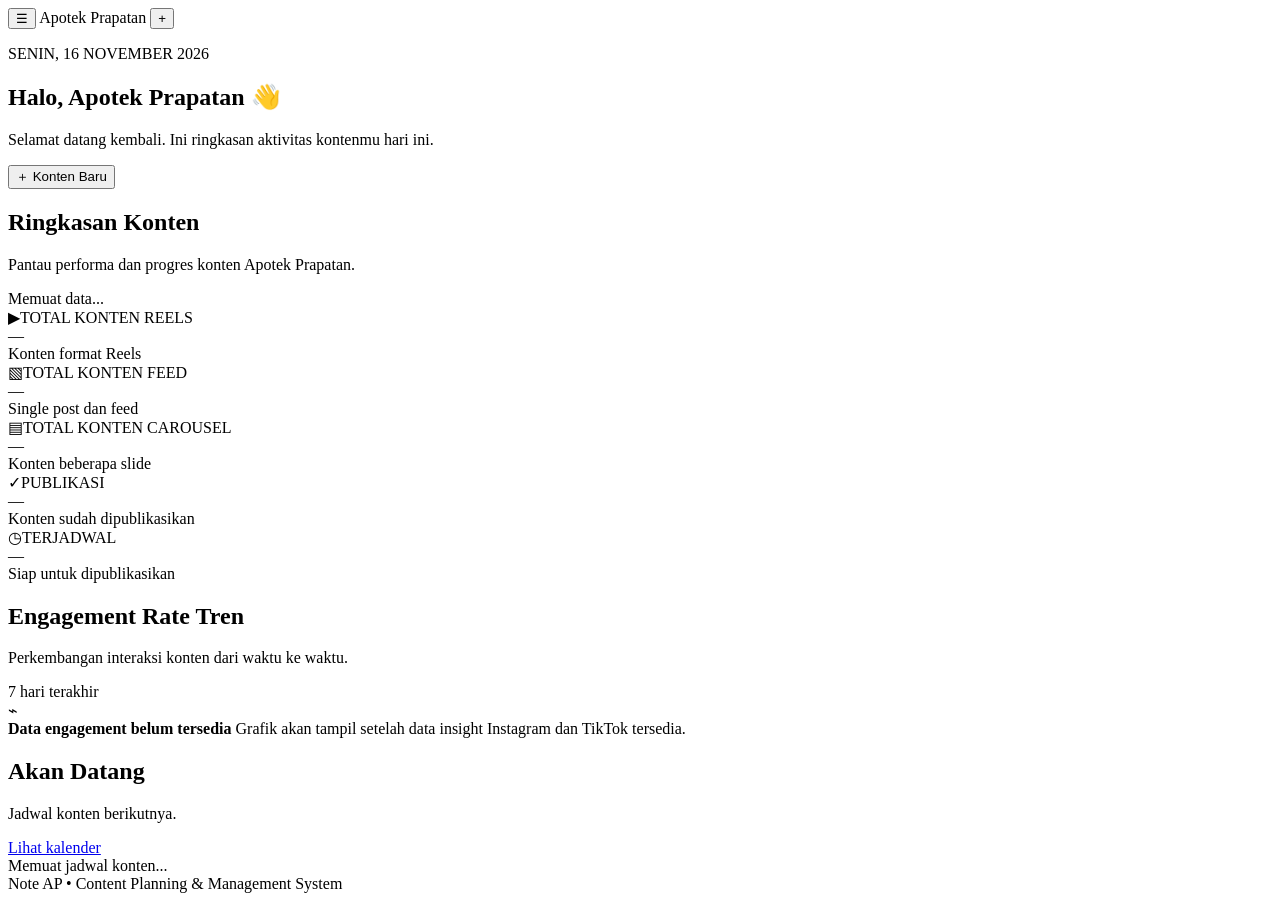
<file: Dashboard.html>
<!DOCTYPE html>
<html lang="id">
<head>
  <base target="_top">
  <meta charset="UTF-8">
  <meta name="viewport" content="width=device-width, initial-scale=1">
  <title>Dashboard — Note AP</title>
  <?!= include('Styles'); ?>
</head>
<body>
  <div class="app-shell">
    <?!= include('Sidebar'); ?>
    <main class="main-content">
      <header class="mobile-header">
        <button class="icon-button" id="mobileMenuButton" aria-label="Buka menu">☰</button>
        <span class="mobile-brand">Apotek Prapatan</span>
        <button class="mobile-new-button" id="mobileNewContent">+</button>
      </header>

      <section class="page-top">
        <div>
          <p class="eyebrow">SENIN, 16 NOVEMBER 2026</p>
          <h1>Halo, Apotek Prapatan <span class="wave">👋</span></h1>
          <p class="page-subtitle" id="todayDate">Selamat datang kembali. Ini ringkasan aktivitas kontenmu hari ini.</p>
        </div>
        <button class="primary-button" id="newContentButton"><span>＋</span> Konten Baru</button>
      </section>

      <section class="section-block">
        <div class="section-heading">
          <div><h2>Ringkasan Konten</h2><p>Pantau performa dan progres konten Apotek Prapatan.</p></div>
          <span class="updated-label" id="lastUpdated">Memuat data...</span>
        </div>
        <div class="stats-grid">
          <article class="stat-card stat-reels">
            <div class="stat-top"><span class="stat-icon">▶</span><span class="stat-label">TOTAL KONTEN REELS</span></div>
            <div class="stat-number" id="reelsCount">—</div><div class="stat-foot">Konten format Reels</div>
          </article>
          <article class="stat-card stat-feed">
            <div class="stat-top"><span class="stat-icon">▧</span><span class="stat-label">TOTAL KONTEN FEED</span></div>
            <div class="stat-number" id="feedCount">—</div><div class="stat-foot">Single post dan feed</div>
          </article>
          <article class="stat-card stat-carousel">
            <div class="stat-top"><span class="stat-icon">▤</span><span class="stat-label">TOTAL KONTEN CAROUSEL</span></div>
            <div class="stat-number" id="carouselCount">—</div><div class="stat-foot">Konten beberapa slide</div>
          </article>
          <article class="stat-card stat-published">
            <div class="stat-top"><span class="stat-icon">✓</span><span class="stat-label">PUBLIKASI</span></div>
            <div class="stat-number" id="publishedCount">—</div><div class="stat-foot">Konten sudah dipublikasikan</div>
          </article>
          <article class="stat-card stat-scheduled">
            <div class="stat-top"><span class="stat-icon">◷</span><span class="stat-label">TERJADWAL</span></div>
            <div class="stat-number" id="scheduledCount">—</div><div class="stat-foot">Siap untuk dipublikasikan</div>
          </article>
        </div>
      </section>

      <section class="dashboard-grid">
        <article class="panel engagement-panel">
          <div class="panel-heading">
            <div><h2>Engagement Rate Tren</h2><p>Perkembangan interaksi konten dari waktu ke waktu.</p></div>
            <span class="period-chip">7 hari terakhir</span>
          </div>
          <div class="chart-placeholder">
            <div class="chart-icon">⌁</div>
            <strong>Data engagement belum tersedia</strong>
            <span>Grafik akan tampil setelah data insight Instagram dan TikTok tersedia.</span>
          </div>
        </article>

        <article class="panel upcoming-panel">
          <div class="panel-heading">
            <div><h2>Akan Datang</h2><p>Jadwal konten berikutnya.</p></div>
            <a href="#" class="text-link" data-nav="Kalender">Lihat kalender</a>
          </div>
          <div id="upcomingList" class="upcoming-list">
            <div class="empty-state">Memuat jadwal konten...</div>
          </div>
        </article>
      </section>
      <footer class="page-footer">Note AP <span>•</span> Content Planning &amp; Management System</footer>
    </main>
  </div>
  <div class="sidebar-backdrop" id="sidebarBackdrop"></div>
  <?!= include('Scripts'); ?>
</body>
</html>
</file>
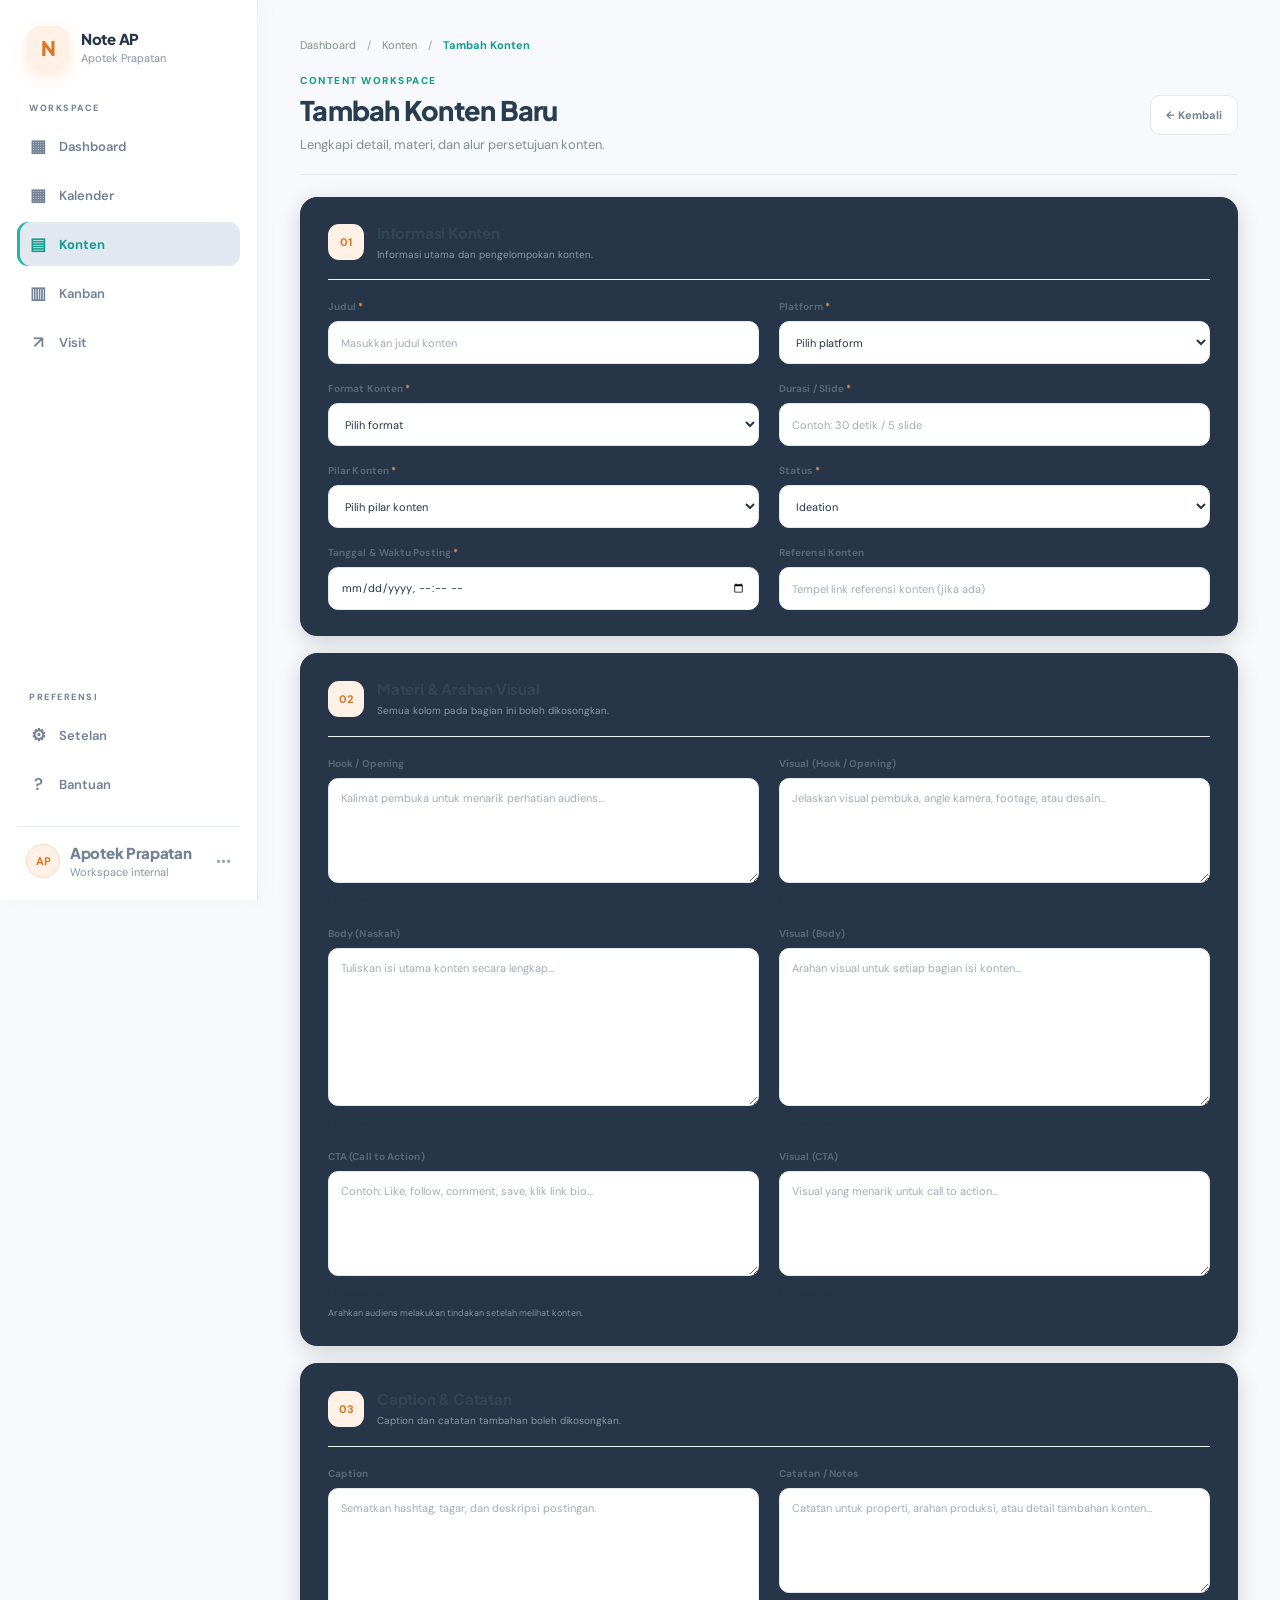
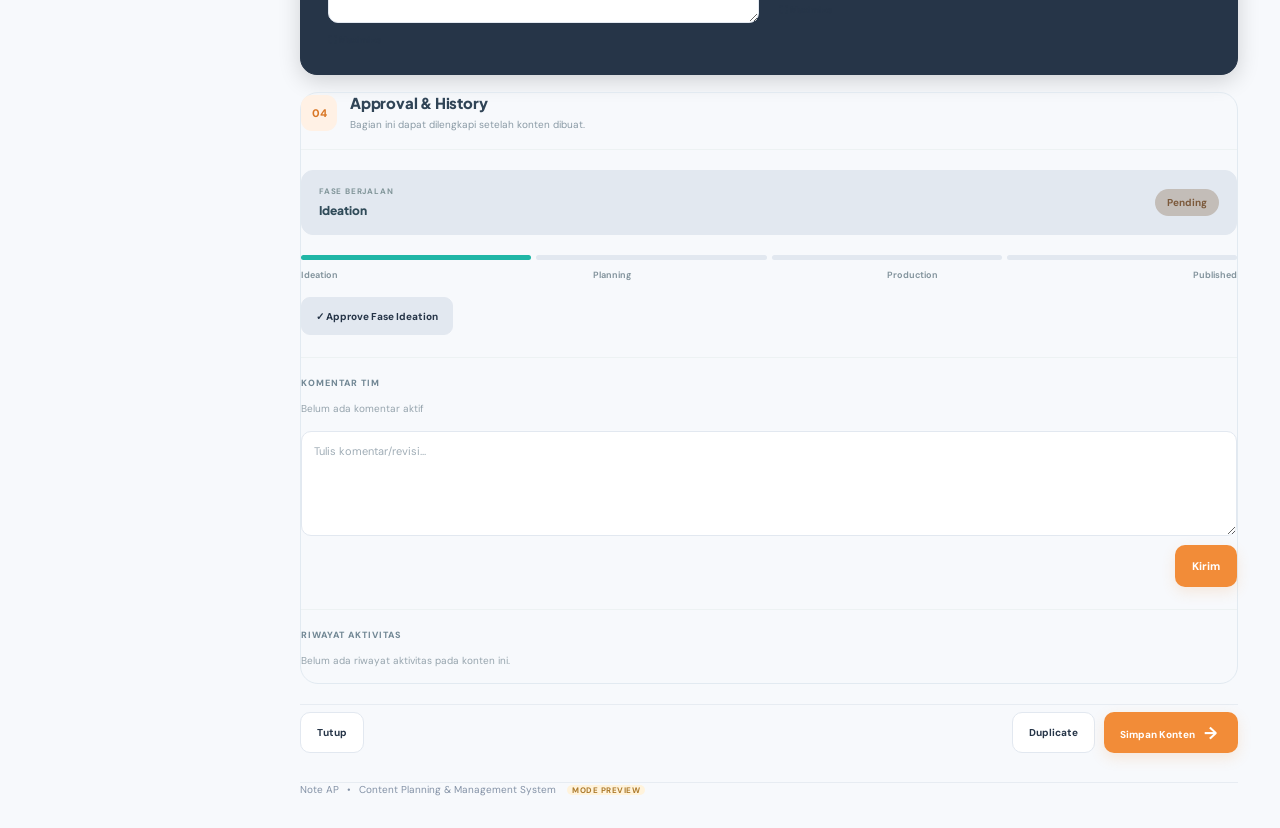
<file: tambah-konten.html>
<!doctype html>
<html lang="id"><head><meta charset="utf-8"><meta name="viewport" content="width=device-width,initial-scale=1"><meta name="theme-color" content="#f7f9fc"><title>Tambah Konten — Note AP</title><link rel="preconnect" href="https://fonts.googleapis.com"><link rel="preconnect" href="https://fonts.gstatic.com" crossorigin><link href="https://fonts.googleapis.com/css2?family=DM+Sans:wght@400;500;600;700&family=Plus+Jakarta+Sans:wght@600;700;800&display=swap" rel="stylesheet"><link rel="stylesheet" href="assets/css/app.css?v=20261119-colorful-readable-30"><link rel="stylesheet" href="assets/css/redesign.css?v=20261119-colorful-readable-30"><script>
if(window.self!==window.top)document.documentElement.classList.add("embedded-content-form");
</script><style id="noteap-embedded-transparent-fix">
html.embedded-content-form,
html.embedded-content-form body,
html.embedded-content-form body .app-shell,
html.embedded-content-form body .main-area,
html.embedded-content-form body .page-wrap,
html.embedded-content-form body .content-form-wrap,
html.embedded-content-form body #contentForm,
html.embedded-content-form body #contentForm > .form-panel,
html.embedded-content-form body .form-panel,
html.embedded-content-form body .approval-panel,
html.embedded-content-form body .form-section-heading,
html.embedded-content-form body .form-grid,
html.embedded-content-form body .field,
html.embedded-content-form body .approval-status-row,
html.embedded-content-form body .comments-block,
html.embedded-content-form body .history-block,
html.embedded-content-form body .form-bottom-actions {
  background: transparent !important;
  background-color: transparent !important;
  background-image: none !important;
  box-shadow: none !important;
  
}
html.embedded-content-form body .form-panel,
html.embedded-content-form body .approval-panel {
  border: 0 !important;
  border-radius: 0 !important;
  border-bottom: 1px solid rgba(100,116,139,.20) !important;
}
html.embedded-content-form body,
html.embedded-content-form body .form-title-row h1,
html.embedded-content-form body .form-section-heading h2,
html.embedded-content-form body .field > span {
  color: #263548 !important;
  -webkit-text-fill-color: #263548 !important;
}
html.embedded-content-form body .form-title-row .muted,
html.embedded-content-form body .form-section-heading p,
html.embedded-content-form body .field-help {
  color: #64748b !important;
  -webkit-text-fill-color: #64748b !important;
}
html.embedded-content-form body .field input,
html.embedded-content-form body .field select,
html.embedded-content-form body .field textarea,
html.embedded-content-form body .expand-dialog textarea {
  background: rgba(255,255,255,.96) !important;
  background-color: rgba(255,255,255,.96) !important;
  color: #263548 !important;
  -webkit-text-fill-color: #263548 !important;
}

/* Approval & History is intentionally transparent. It no longer uses the generic form-panel class. */
html.embedded-content-form body .content-form-wrap > section.approval-panel{
  background:transparent!important;
  background-color:transparent!important;
  background-image:none!important;
  box-shadow:none!important;
  -webkit-backdrop-filter:none!important;
  backdrop-filter:none!important;
}
</style><link rel="stylesheet" href="assets/css/content-form.css?v=20261119-colorful-readable-30"></head><body>
<div class="app-shell"><aside class="sidebar" id="sidebar"><a class="brand" href="index.html"><span class="brand-mark">N</span><span><b>Note AP</b><small>Apotek Prapatan</small></span></a><div class="nav-label">WORKSPACE</div><nav class="nav-list"><a class="nav-link" href="index.html"><span>▦</span>Dashboard</a><a class="nav-link" href="kalender.html"><span>▦</span>Kalender</a><a class="nav-link active" href="konten.html"><span>▤</span>Konten</a><a class="nav-link" href="kanban.html"><span>▥</span>Kanban</a><a class="nav-link" href="visit.html"><span>↗</span>Visit</a></nav><div class="nav-spacer"></div><div class="nav-label">PREFERENSI</div><nav class="nav-list"><a class="nav-link" href="setelan.html"><span>⚙</span>Setelan</a><a class="nav-link" href="bantuan.html"><span>?</span>Bantuan</a></nav><div class="sidebar-footer"><span class="avatar">AP</span><span><b>Apotek Prapatan</b><small>Workspace internal</small></span><span class="more">•••</span></div></aside>
<main class="main-area"><header class="mobile-top"><button id="menuToggle" aria-label="Buka menu">☰</button><b>Note AP</b><span class="avatar">AP</span></header><div class="page-wrap content-form-wrap">
<div class="form-breadcrumb"><a href="index.html">Dashboard</a><span>/</span><a href="konten.html">Konten</a><span>/</span><b>Tambah Konten</b></div>
<section class="form-title-row"><div><div class="eyebrow">CONTENT WORKSPACE</div><h1>Tambah Konten Baru</h1><p class="muted">Lengkapi detail, materi, dan alur persetujuan konten.</p></div><a class="secondary-btn" href="index.html">← Kembali</a></section>
<form id="contentForm">
<section class="form-panel"><div class="form-section-heading"><span class="section-number">01</span><div><h2>Informasi Konten</h2><p>Informasi utama dan pengelompokan konten.</p></div></div>
<div class="form-grid">
<label class="field"><span>Judul <i>*</i></span><input name="title" required maxlength="160" placeholder="Masukkan judul konten"></label>
<label class="field"><span>Platform <i>*</i></span><select name="platform" required><option value="">Pilih platform</option><option value="Instagram">Instagram</option><option value="TikTok">TikTok</option></select></label>
<label class="field"><span>Format Konten <i>*</i></span><select name="format" required><option value="">Pilih format</option><option value="Video">Video</option><option value="Reels">Reels</option><option value="Feed">Feed</option><option value="Carousel">Carousel</option></select></label>
<label class="field"><span>Durasi / Slide <i>*</i></span><input name="duration" required placeholder="Contoh: 30 detik / 5 slide"></label>
<label class="field"><span>Pilar Konten <i>*</i></span><select name="pillar" required><option value="">Pilih pilar konten</option><option>Edukasi Kesehatan</option><option>Entertainment & Engagement</option><option>Spiritual & Value</option><option>People & Service</option><option>Culture & People</option><option>Social Impact</option></select></label>
<label class="field"><span>Status <i>*</i></span><select name="status" required><option>Ideation</option><option>Planning</option><option>Production</option><option>Editing</option><option>Review</option><option>Ready to Publish</option><option>Published</option></select></label>
<label class="field"><span>Tanggal & Waktu Posting <i>*</i></span><input type="datetime-local" name="postDateTime" required></label>
<label class="field"><span>Referensi Konten </span><input name="reference" type="url" placeholder="Tempel link referensi konten (jika ada)"></label>
</div></section>
<section class="form-panel"><div class="form-section-heading"><span class="section-number">02</span><div><h2>Materi & Arahan Visual </h2><p>Semua kolom pada bagian ini boleh dikosongkan.</p></div></div>
<div class="form-grid materi-grid">
<div class="field"><span>Hook / Opening</span><textarea name="hook" rows="4" placeholder="Kalimat pembuka untuk menarik perhatian audiens..."></textarea><button type="button" class="maximize-btn" data-expand="hook">⛶ Maximize</button></div>
<div class="field"><span>Visual (Hook / Opening)</span><textarea name="visualHook" rows="4" placeholder="Jelaskan visual pembuka, angle kamera, footage, atau desain..."></textarea><button type="button" class="maximize-btn" data-expand="visualHook">⛶ Maximize</button></div>
<div class="field"><span>Body (Naskah)</span><textarea name="body" rows="7" placeholder="Tuliskan isi utama konten secara lengkap..."></textarea><button type="button" class="maximize-btn" data-expand="body">⛶ Maximize</button></div>
<div class="field"><span>Visual (Body)</span><textarea name="visualBody" rows="7" placeholder="Arahan visual untuk setiap bagian isi konten..."></textarea><button type="button" class="maximize-btn" data-expand="visualBody">⛶ Maximize</button></div>
<div class="field"><span>CTA (Call to Action)</span><textarea name="cta" rows="3" placeholder="Contoh: Like, follow, comment, save, klik link bio..."></textarea><button type="button" class="maximize-btn" data-expand="cta">⛶ Maximize</button><small class="field-help">Arahkan audiens melakukan tindakan setelah melihat konten.</small></div>
<div class="field"><span>Visual (CTA)</span><textarea name="visualCta" rows="3" placeholder="Visual yang menarik untuk call to action..."></textarea><button type="button" class="maximize-btn" data-expand="visualCta">⛶ Maximize</button></div>
</div></section>
<section class="form-panel"><div class="form-section-heading"><span class="section-number">03</span><div><h2>Caption & Catatan </h2><p>Caption dan catatan tambahan boleh dikosongkan.</p></div></div>
<div class="form-grid caption-grid">
<div class="field"><span>Caption</span><textarea name="caption" rows="6" placeholder="Sematkan hashtag, tagar, dan deskripsi postingan."></textarea><button type="button" class="maximize-btn" data-expand="caption">⛶ Maximize</button></div>
<div class="field"><span>Catatan / Notes</span><textarea name="notes" rows="4" placeholder="Catatan untuk properti, arahan produksi, atau detail tambahan konten..."></textarea><button type="button" class="maximize-btn" data-expand="notes">⛶ Maximize</button></div>
</div></section>
</form>
<section class="approval-panel"><div class="form-section-heading"><span class="section-number">04</span><div><h2>Approval & History </h2><p>Bagian ini dapat dilengkapi setelah konten dibuat.</p></div></div>
<div class="approval-status-row"><div><small>FASE BERJALAN</small><b id="phaseName">Ideation</b></div><span class="pending-pill" id="approvalState">Pending</span></div>
<div class="phase-track"><span class="phase-active"></span><span></span><span></span><span></span></div><div class="phase-labels"><span>Ideation</span><span>Planning</span><span>Production</span><span>Published</span></div>
<button type="button" class="approve-btn" id="approvePhase">✓ Approve Fase Ideation</button>
<div class="comments-block"><h3>KOMENTAR TIM</h3><p class="no-comments" id="noComments">Belum ada komentar aktif</p><div id="commentList"></div><label class="field"><textarea id="teamComment" rows="3" placeholder="Tulis komentar/revisi..."></textarea></label><div class="comment-actions"><button type="button" class="primary-btn" id="sendComment">Kirim</button></div></div>
<div class="history-block"><h3>RIWAYAT AKTIVITAS</h3><p id="historyEmpty">Belum ada riwayat aktivitas pada konten ini.</p><ul id="historyList"></ul></div>
</section>
<div class="form-actions form-bottom-actions"><button type="button" class="secondary-btn" id="closeForm">Tutup</button><div><button type="button" class="secondary-btn" id="duplicateForm">Duplicate</button><button type="submit" form="contentForm" class="primary-btn">Simpan Konten <span>→</span></button></div></div>
<footer class="page-footer">Note AP <span>•</span> Content Planning & Management System <span class="demo-tag">MODE PREVIEW</span></footer>
</div></main></div><div class="toast" id="toast" role="status"></div><div class="expand-overlay" id="expandOverlay" hidden><div class="expand-dialog"><div><b id="expandTitle">Edit teks</b><button type="button" id="closeExpand">✕</button></div><textarea id="expandedText"></textarea><button type="button" class="primary-btn" id="applyExpand">Selesai</button></div></div><script src="assets/js/config.js"></script><script src="assets/js/tambah-konten.js?v=20261120-calendar-direct-edit-3"></script></body></html>
</file>
<file: assets/css/app.css>
:root{--green:#20b6a6;--green-dark:#159d91;--ink:#263548;--muted:#64748b;--line:#e2e8f0;--bg:#f7fafc;--white:#fff}*{box-sizing:border-box}body{margin:0;background:var(--bg);color:var(--ink);font-family:"DM Sans",sans-serif;font-size:14px}.app-shell{min-height:100vh}.sidebar{position:fixed;inset:0 auto 0 0;width:248px;background:#fff;border-right:1px solid var(--line);padding:27px 17px 18px;display:flex;flex-direction:column;z-index:5}.brand{display:flex;align-items:center;gap:11px;padding:0 9px 36px;text-decoration:none;color:var(--ink)}.brand-mark{width:39px;height:39px;border-radius:13px;background:#e2e8f0;color:var(--green);display:grid;place-items:center;font:800 22px "Plus Jakarta Sans"}.brand b,
.sidebar-footer b{display:block;font:800 15px "Plus Jakarta Sans"}.brand small,
.sidebar-footer small{display:block;color:var(--muted);font-size:11px;margin-top:3px}.nav-label{font-size:10px;letter-spacing:1.3px;font-weight:700;color:#a4b0aa;padding:0 12px 11px}.nav-list{display:grid;gap:5px}.nav-link{height:43px;border-radius:10px;display:flex;align-items:center;gap:13px;padding:0 13px;text-decoration:none;color:#73827a;font-weight:600;transition:.2s}.nav-link span{width:18px;text-align:center;font-size:17px}.nav-link .nav-icon{width:18px;height:18px;flex:0 0 18px;display:inline-flex;align-items:center;justify-content:center}.nav-link .nav-icon svg{width:18px;height:18px;display:block;fill:none;stroke:currentColor;stroke-width:1.7;stroke-linecap:round;stroke-linejoin:round}.nav-link:hover,
.nav-link.active{background:#e2e8f0;color:var(--green)}.nav-spacer{flex:1;min-height:35px}.sidebar-footer{border-top:1px solid var(--line);margin-top:20px;padding:17px 4px 0;display:flex;align-items:center;gap:10px}.sidebar-footer b{font-size:12px}.sidebar-footer small{font-size:10px}.avatar{width:34px;height:34px;border-radius:50%;background:#e2e8f0;color:var(--green-dark);font-weight:800;display:grid;place-items:center;font-size:11px}.more{margin-left:auto;color:#9ba8a1}.main-area{margin-left:248px;min-height:100vh}.page-wrap{max-width:1500px;margin:auto;padding:42px 43px 24px}.welcome-row{display:flex;justify-content:space-between;align-items:center;margin-bottom:30px}.eyebrow{font-size:10px;letter-spacing:1.5px;font-weight:700;color:var(--green);margin-bottom:9px}.welcome-row h1{font:800 25px "Plus Jakarta Sans";letter-spacing:-.8px;margin:0}.welcome-row h1 span{font-size:20px}.muted{color:var(--muted);margin:8px 0 0;font-size:12px}.primary-btn{border:0;border-radius:10px;background:var(--green);color:white;font:700 12px "DM Sans";padding:12px 17px;box-shadow:0 5px 13px #16845d26;cursor:pointer}.primary-btn:hover{background:var(--green-dark)}.primary-btn span{font-size:17px;vertical-align:-1px;margin-right:5px}.stats-grid{display:grid;grid-template-columns:repeat(5,minmax(0,1fr));gap:14px;margin-bottom:19px}.stat-card,
.panel{background:#fff;border:1px solid var(--line);border-radius:14px;box-shadow:0 3px 12px #1c4a3210}.stat-card{padding:17px 17px 16px;min-height:130px}.stat-top{display:flex;justify-content:space-between;align-items:center;color:#75847c;font-size:11px;font-weight:600}.stat-card strong{display:block;font:800 27px "Plus Jakarta Sans";margin:13px 0 4px;letter-spacing:-1px}.stat-card small{color:#9aa69f;font-size:10px}.stat-icon{width:29px;height:29px;border-radius:9px;display:grid;place-items:center;font-size:13px}.lilac{background:#f0eaff;color:#8962c5}.blue{background:#eaf2ff;color:#5584cf}.orange{background:#fff2e7;color:#d88b42}.green{background:#e2e8f0;color:#475569}.teal{background:#e2e8f0;color:#475569}.content-grid{display:grid;grid-template-columns:minmax(0,1.55fr) minmax(310px,1fr);gap:17px}.panel{padding:21px 21px 17px;min-width:0}.panel-heading{display:flex;justify-content:space-between;align-items:flex-start;gap:10px}.panel h2{font:800 14px "Plus Jakarta Sans";margin:0}.panel-heading .muted{font-size:11px}.period-pill{border:1px solid var(--line);border-radius:8px;padding:8px 10px;color:#74837b;font-size:10px;white-space:nowrap}.chart-legend{display:flex;gap:18px;margin:23px 0 10px 39px;color:#82918a;font-size:10px}.chart-legend span{display:flex;align-items:center;gap:6px}.dot{width:7px;height:7px;border-radius:50%;display:inline-block}.instagram{background:#475569}.tiktok{background:#8b9cda}.chart-wrap{height:175px;display:flex;gap:10px}.chart-y{display:flex;flex-direction:column;justify-content:space-between;color:#a1aca6;font-size:9px;padding:0 0 0 2px}.chart{width:100%;height:100%;overflow:visible}.grid-lines path{stroke:#e2e8f0;stroke-width:1;stroke-dasharray:3 4;fill:none}.area{fill:url(#fillA)}.line{fill:none;stroke-width:2.6;stroke-linecap:round}.line-a{stroke:#475569}.line-b{stroke:#8b9cda;stroke-width:2}.chart-x{display:flex;justify-content:space-between;margin:9px 3px 0 35px;color:#9aa69f;font-size:9px}.chart-note{font-size:9px;color:#a0aaa4;margin:16px 0 0}.text-link{color:var(--green);font-size:10px;font-weight:700;text-decoration:none;white-space:nowrap}.upcoming-list{margin-top:19px}.upcoming-item{display:flex;align-items:center;gap:11px;padding:12px 0;border-bottom:1px solid #e2e8f0}.upcoming-item:last-child{border:0}.date-box{width:39px;height:43px;border-radius:9px;background:#e2e8f0;display:flex;flex-direction:column;align-items:center;justify-content:center;color:var(--green)}.date-box b{font:800 16px "Plus Jakarta Sans"}.date-box small{font-size:8px;font-weight:700;letter-spacing:.6px}.upcoming-info{min-width:0;flex:1}.upcoming-info b{display:block;font-size:11px;white-space:nowrap;overflow:hidden;text-overflow:ellipsis}.upcoming-info small{display:block;color:#9aa69f;font-size:9px;margin-top:5px}.time{font-size:10px;color:#7d8b83;white-space:nowrap}.page-footer{margin-top:25px;color:#a0aaa4;font-size:10px}.page-footer span{padding:0 5px}.demo-tag{margin-left:8px;background:#fff3dc;color:#ad7a2b;border-radius:5px;padding:4px 6px;font-size:8px;font-weight:700;letter-spacing:.5px}.mobile-top{display:none}.toast{position:fixed;bottom:22px;left:50%;transform:translate(-50%,20px);background:#263548;color:#fff;padding:11px 17px;border-radius:9px;font-size:12px;opacity:0;pointer-events:none;transition:.25s;z-index:10}.toast.show{opacity:1;transform:translate(-50%,0)}@media(max-width:1150px){.page-wrap{padding:32px 25px}.stats-grid{grid-template-columns:repeat(3,1fr)}.content-grid{grid-template-columns:1fr}}@media(max-width:700px){.sidebar{transform:translateX(-100%);transition:transform .25s;box-shadow:10px 0 30px #00000012}.sidebar.open{transform:translateX(0)}.main-area{margin-left:0}.mobile-top{height:60px;background:#fff;border-bottom:1px solid var(--line);display:flex;align-items:center;padding:0 18px;gap:13px}.mobile-top button{border:0;background:none;font-size:20px;color:var(--ink)}.mobile-top b{font:800 14px "Plus Jakarta Sans";flex:1}.page-wrap{padding:27px 17px}.welcome-row{align-items:flex-start;gap:12px}.welcome-row h1{font-size:20px}.welcome-row .muted{max-width:230px;line-height:1.5}.primary-btn{padding:10px 11px;font-size:10px;white-space:nowrap}.stats-grid{grid-template-columns:repeat(2,minmax(0,1fr));gap:10px}.stat-card{min-height:119px;padding:14px}.stat-card strong{font-size:24px}.content-grid{gap:12px}.panel{padding:17px 14px}.period-pill{font-size:9px;padding:7px}.chart-wrap{height:150px}.upcoming-panel{padding-bottom:10px}}.header-actions{display:flex;align-items:center;gap:12px}.notification-wrap{position:relative}.notification-btn{width:43px;height:43px;border:1px solid var(--line);border-radius:11px;background:#fff;display:grid;place-items:center;position:relative;cursor:pointer;color:#64748b;transition:.2s}.notification-btn:hover,
.notification-btn[aria-expanded=true]{border-color:#e2e8f0;background:#e2e8f0;color:var(--green)}.notification-btn svg{width:19px;height:19px;fill:none;stroke:currentColor;stroke-width:1.7;stroke-linecap:round;stroke-linejoin:round}.notification-dot{position:absolute;right:9px;top:8px;width:7px;height:7px;border-radius:50%;background:#e56b5d;border:1.5px solid white}.notification-popover{position:absolute;right:0;top:54px;width:340px;background:#fff;border:1px solid var(--line);border-radius:14px;box-shadow:0 16px 45px #173b2920;z-index:8;overflow:hidden}.notification-heading{padding:17px 17px 13px;display:flex;justify-content:space-between;align-items:center;border-bottom:1px solid #e2e8f0}.notification-heading b{display:block;font:800 13px "Plus Jakarta Sans"}.notification-heading small{display:block;color:var(--muted);font-size:10px;margin-top:4px}.notification-heading button{border:0;background:none;color:var(--green);font:600 10px "DM Sans";cursor:pointer}.notification-item{display:flex;gap:10px;padding:14px 16px;border-bottom:1px solid #e2e8f0;position:relative}.notification-icon{width:29px;height:29px;flex:0 0 29px;border-radius:9px;display:grid;place-items:center;font-size:13px}.notification-icon.green{background:#e2e8f0;color:#475569}.notification-icon.amber{background:#fff3df;color:#bd8735}.notification-item b{display:block;font-size:10px}.notification-item p{font-size:10px;color:#74837b;margin:4px 0}.notification-item small{font-size:9px;color:#a0aaa4}.unread-dot{width:6px;height:6px;background:#475569;border-radius:50%;position:absolute;right:14px;top:19px}.notification-item:not(.unread){opacity:.65}.notification-empty{padding:23px;text-align:center;color:var(--muted);font-size:11px}.all-notifications{display:block;text-align:center;padding:13px;color:var(--green);font-size:10px;font-weight:700;text-decoration:none}@media(max-width:700px){.header-actions{gap:7px}.notification-btn{width:37px;height:37px}.notification-popover{position:fixed;top:111px;right:14px;width:min(340px,calc(100vw - 28px))}.welcome-row{align-items:center}.welcome-row>div:first-child{min-width:0}.welcome-row h1{font-size:18px}}/* Tambah Konten */
.content-form-wrap{max-width:1120px}.form-breadcrumb{display:flex;gap:10px;align-items:center;color:#a0aaa4;font-size:11px;margin:0 0 24px}.form-breadcrumb a{color:#84938b;text-decoration:none}.form-breadcrumb b{color:var(--green)}.form-title-row{display:flex;justify-content:space-between;align-items:center;margin-bottom:24px}.form-title-row h1{font:800 25px "Plus Jakarta Sans";letter-spacing:-.7px;margin:0}.secondary-btn{display:inline-flex;align-items:center;justify-content:center;border:1px solid var(--line);border-radius:9px;background:#fff;color:#64748b;padding:11px 15px;font:700 11px "DM Sans";text-decoration:none;cursor:pointer}.secondary-btn:hover{border-color:#e2e8f0;color:var(--green)}.form-panel{background:#fff;border:1px solid var(--line);border-radius:14px;padding:23px 24px;margin-bottom:16px;box-shadow:0 3px 12px #1c4a3208}.form-section-heading{display:flex;align-items:center;gap:13px;padding-bottom:19px;margin-bottom:19px;border-bottom:1px solid #e2e8f0}.section-number{width:34px;height:34px;display:grid;place-items:center;border-radius:10px;background:#e2e8f0;color:var(--green);font:800 12px "Plus Jakarta Sans"}.form-section-heading h2{font:800 14px "Plus Jakarta Sans";margin:0}.form-section-heading p{font-size:10px;color:var(--muted);margin:5px 0 0}.form-grid{display:grid;grid-template-columns:repeat(2,minmax(0,1fr));gap:17px 18px}.field{display:flex;flex-direction:column;gap:8px;min-width:0}.field.full{grid-column:1/-1}.field>span{font-size:11px;font-weight:700;color:#64748b}.field i,
.required-note i{font-style:normal;color:#d65f53}.field input,
.field select,
.field textarea{width:100%;border:1px solid #e2e8f0;border-radius:9px;background:#fff;padding:11px 12px;color:var(--ink);font:12px "DM Sans";outline:none;transition:.2s}.field input,
.field select{height:41px}.field textarea{resize:vertical;min-height:72px;line-height:1.6}.field input:focus,
.field select:focus,
.field textarea:focus{border-color:#159d91;box-shadow:0 0 0 3px #16845d12}.field input::placeholder,
.field textarea::placeholder{color:#b0bab4}.form-actions{display:flex;justify-content:space-between;align-items:center;padding:7px 2px 14px}.form-actions>div{display:flex;gap:9px}.required-note{font-size:10px;color:#89968f}.form-actions .primary-btn{padding:12px 18px}.form-actions .primary-btn span{margin-left:7px}@media(max-width:700px){.content-form-wrap{padding:23px 15px}.form-title-row{align-items:flex-start;gap:12px}.form-title-row h1{font-size:21px}.form-title-row .secondary-btn{padding:9px 10px;white-space:nowrap}.form-panel{padding:18px 15px}.form-grid{grid-template-columns:1fr;gap:14px}.field.full{grid-column:auto}.form-actions{align-items:flex-start;gap:12px;flex-direction:column}.form-actions>div{width:100%}.form-actions button{flex:1}.form-breadcrumb{margin-bottom:18px}}/* Form tambah konten - susunan sesuai alur kerja */
.date-time-fields{display:grid;grid-template-columns:1fr 1fr;gap:12px}.date-time-fields label{display:grid;gap:7px}.date-time-fields label span{font-size:10px;color:#87958d}.maximize-btn{align-self:flex-end;border:0;background:transparent;color:var(--green);font:600 10px "DM Sans";cursor:pointer;padding:2px 0}.maximize-btn:hover{text-decoration:underline}.field-help{color:#9aa69f;font-size:10px;margin-top:-3px}.approval-status-row{display:flex;align-items:center;justify-content:space-between;padding:4px 0 17px}.approval-status-row small{display:block;font-size:9px;letter-spacing:1px;color:#9aa69f;font-weight:700;margin-bottom:6px}.approval-status-row b{font:800 15px "Plus Jakarta Sans"}.pending-pill,
.approved-pill{border-radius:20px;background:#fff4df;color:#b78332;padding:7px 12px;font-size:10px;font-weight:700}.approved-pill{background:#e2e8f0;color:#475569}.phase-track{display:grid;grid-template-columns:repeat(4,1fr);gap:5px}.phase-track span{height:5px;border-radius:9px;background:#e2e8f0}.phase-track .phase-active{background:var(--green)}.phase-labels{display:flex;justify-content:space-between;color:#99a59e;font-size:9px;margin-top:8px}.approve-btn{margin-top:20px;border:1px solid #e2e8f0;background:#e2e8f0;color:var(--green-dark);border-radius:9px;padding:11px 15px;font:700 11px "DM Sans";cursor:pointer}.approve-btn:disabled{opacity:.65;cursor:default}.comments-block,
.history-block{border-top:1px solid #e2e8f0;margin-top:23px;padding-top:20px}.comments-block h3,
.history-block h3{font:800 10px "Plus Jakarta Sans";letter-spacing:1px;margin:0 0 13px;color:#63746a}.no-comments,
.history-block>p{font-size:11px;color:#9aa69f;margin:0 0 14px}.comment-actions{display:flex;justify-content:flex-end;margin-top:9px}.comment-actions .primary-btn{padding:9px 18px}.team-comment{border:1px solid #e2e8f0;border-radius:9px;padding:11px 12px;margin:9px 0}.team-comment p{font-size:11px;white-space:pre-wrap;margin:0 0 7px}.team-comment small{font-size:9px;color:#9aa69f}#historyList{padding-left:18px;margin:0;color:#718078;font-size:10px}#historyList li{padding:4px 0}.form-bottom-actions{margin-top:20px}.form-bottom-actions>div{display:flex;gap:9px}.expand-overlay{position:fixed;inset:0;background:#14251dcc;z-index:20;display:grid;place-items:center;padding:20px}.expand-overlay[hidden]{display:none}.expand-dialog{width:min(850px,100%);height:min(80vh,700px);background:#fff;border-radius:15px;padding:18px;display:flex;flex-direction:column;gap:13px;box-shadow:0 20px 70px #0003}.expand-dialog>div{display:flex;justify-content:space-between;align-items:center}.expand-dialog>div b{font:800 14px "Plus Jakarta Sans"}.expand-dialog>div button{border:0;background:#e2e8f0;border-radius:8px;width:32px;height:32px;cursor:pointer}.expand-dialog textarea{flex:1;resize:none;border:1px solid #e2e8f0;border-radius:10px;padding:14px;font:13px/1.7 "DM Sans";outline:none}.expand-dialog>.primary-btn{align-self:flex-end;min-width:110px}@media(max-width:700px){.date-time-fields{grid-template-columns:1fr 1fr;gap:8px}.form-bottom-actions>div{display:grid;grid-template-columns:1fr 1fr;width:100%}.form-bottom-actions>div .primary-btn{grid-column:1/-1}.phase-labels{font-size:8px}.expand-dialog{height:85vh;padding:13px}}/* Popup Tambah Konten */
.content-modal{position:fixed;inset:0;z-index:30;background:rgba(15,32,24,.22);backdrop-filter:blur(8px);-webkit-backdrop-filter:blur(8px);display:none;align-items:center;justify-content:center;padding:24px;}.content-modal.open{display:flex;}body.modal-open{overflow:hidden;}.content-modal-dialog{position:relative;width:min(1120px,100%);max-height:calc(100vh - 48px);overflow:auto;background:transparent;border-radius:18px;box-shadow:0 24px 80px #081b1240;}.content-modal-dialog>.content-form-wrap{max-width:none;padding:34px 38px 24px;}.content-modal-dialog .form-breadcrumb,
.content-modal-dialog .form-title-row #formBackLink{display:none;}.content-modal-dialog .form-title-row{padding-right:44px;margin-bottom:20px;}.content-modal-close{position:sticky;top:14px;float:right;z-index:4;margin:14px 14px -48px 0;width:36px;height:36px;border:1px solid var(--line);border-radius:10px;background:#fff;color:#64748b;font-size:23px;line-height:1;cursor:pointer;box-shadow:0 3px 12px #1c4a3210;}.content-modal-loading{padding:70px 24px;text-align:center;color:var(--muted);font-size:13px;}.content-modal-dialog .page-footer{padding-bottom:8px;}
@media(max-width:700px){.content-modal{padding:0;align-items:stretch;}.content-modal-dialog{width:100%;max-height:100vh;height:100vh;border-radius:0;}.content-modal-dialog>.content-form-wrap{padding:28px 15px 20px;}.content-modal-dialog .form-title-row{padding-right:42px;}.content-modal-close{position:sticky;top:9px;margin:9px 9px -45px 0;}}/* Popup iframe stability fix */
.content-modal-dialog{display:flex;flex-direction:column;height:min(900px,calc(100vh - 48px));}.content-modal-dialog iframe{display:block;width:100%;height:100%;min-height:0;flex:1;border:0;border-radius:0 0 18px 18px;background:transparent;}.content-modal-close{flex:0 0 36px;}
@media(max-width:700px){.content-modal-dialog{height:100vh;max-height:100vh}.content-modal-dialog iframe{border-radius:0;}}/* Note AP internal content calendar */
.calendar-page{max-width:1500px;margin:0 auto;padding:42px 43px 28px;min-height:100vh}.calendar-page[hidden]{display:none!important}.calendar-page-heading{display:flex;justify-content:space-between;align-items:center;gap:18px;margin-bottom:24px}.calendar-page-heading h1{font:800 25px "Plus Jakarta Sans";letter-spacing:-.7px;margin:0}.calendar-page-actions{display:flex;gap:9px;align-items:center}
@media(max-width:1150px){.calendar-page{padding:32px 25px}}
@media(max-width:700px){.calendar-page{padding:25px 13px}.calendar-page-heading{align-items:flex-start;flex-direction:column}.calendar-page-heading h1{font-size:21px}.calendar-page-actions{width:100%}}/* Note AP format color system */
:root{--format-reels:#ff6101;--format-carousel:#1899a3;--format-feed:#7cc8ca}.format-color-legend{display:flex;align-items:center;gap:18px;padding:12px 20px;border-bottom:1px solid var(--line);background:#e2e8f0}.format-color-legend>span{display:inline-flex;align-items:center;gap:7px;color:#64746b;font-size:10px;font-weight:700}.format-dot{display:inline-block;width:9px;height:9px;border-radius:50%;flex:0 0 9px}.format-dot.reels{background:var(--format-reels)}.format-dot.carousel{background:var(--format-carousel)}.format-dot.feed{background:var(--format-feed)}.format-chip{display:inline-flex;align-items:center;gap:6px;border-radius:7px;padding:5px 8px;font-size:10px;font-weight:700}.format-chip.reels{background:color-mix(in srgb,var(--format-reels) 12%,white);color:var(--format-reels)}.format-chip.carousel{background:color-mix(in srgb,var(--format-carousel) 12%,white);color:var(--format-carousel)}.format-chip.feed{background:color-mix(in srgb,var(--format-feed) 20%,white);color:#287d80}
@media(max-width:700px){.format-color-legend{gap:13px;padding:11px 13px;flex-wrap:wrap}.format-color-legend>span{font-size:9px}}/* Optional form section indicator */
.optional-section-tag{display:inline-flex;vertical-align:middle;margin-left:8px;padding:4px 7px;border-radius:5px;background:#e2e8f0;color:#64748b;font:700 9px/1 'DM Sans',sans-serif;letter-spacing:.07em}/* Halaman Konten */
.content-page{max-width:1500px;margin:0 auto;padding:42px 43px 28px;min-height:100vh}.content-page[hidden]{display:none!important}.content-page-heading{display:flex;justify-content:space-between;align-items:center;gap:18px;margin-bottom:25px}.content-page-heading h1{font:800 25px "Plus Jakarta Sans";letter-spacing:-.7px;margin:0}.content-filter-panel,
.content-list-panel{background:#fff;border:1px solid var(--line);border-radius:14px;box-shadow:0 3px 12px #1c4a3208}.content-filter-panel{padding:17px;display:grid;grid-template-columns:minmax(190px,1.5fr) repeat(4,minmax(120px,1fr)) auto;gap:10px;align-items:end;margin-bottom:17px}.content-search,
.content-filter{display:flex;flex-direction:column;gap:7px;min-width:0}.content-search{position:relative;justify-content:center}.content-search>span{position:absolute;left:12px;top:9px;font-size:20px;color:#91a097}.content-search input,
.content-filter select,
.content-filter input{height:39px;width:100%;border:1px solid #e2e8f0;border-radius:9px;background:#fff;padding:0 11px;color:var(--ink);font:11px "DM Sans";outline:none}.content-search input{padding-left:35px}.content-filter>span{font-size:10px;font-weight:700;color:#718078}.content-search input:focus,
.content-filter select:focus,
.content-filter input:focus{border-color:#159d91;box-shadow:0 0 0 3px #16845d12}.filter-reset-btn{height:39px;padding:0 13px;border:1px solid var(--line);border-radius:9px;background:#fff;color:#6e7d74;font:700 10px "DM Sans";cursor:pointer}.filter-reset-btn:hover{border-color:#e2e8f0;color:var(--green)}.content-list-panel{overflow:hidden}.content-list-heading{padding:19px 21px;border-bottom:1px solid #e2e8f0}.content-list-heading h2{font:800 14px "Plus Jakarta Sans";margin:0}.content-list-heading .muted{font-size:10px}.content-table-wrap{overflow-x:auto}.content-table{width:100%;border-collapse:collapse;white-space:nowrap}.content-table th{text-align:left;padding:13px 17px;background:#e2e8f0;color:#8b9991;font-size:9px;letter-spacing:.5px;text-transform:uppercase;font-weight:700}.content-table td{padding:15px 17px;border-top:1px solid #e2e8f0;color:#64748b;font-size:11px}.content-table td:first-child{font-weight:700;color:#64748b;max-width:330px;white-space:normal}.platform-cell{font-weight:700;color:var(--green)!important}.status-chip{display:inline-flex;padding:5px 9px;border-radius:7px;background:#e2e8f0;color:#475569;font-size:9px;font-weight:700}.content-empty{padding:55px 20px;text-align:center;color:#94a198}.content-empty[hidden]{display:none}.content-empty>span{display:grid;place-items:center;margin:0 auto 12px;width:42px;height:42px;border-radius:12px;background:#e2e8f0;color:var(--green);font-size:20px}.content-empty b{display:block;color:#64748b;font:700 12px "Plus Jakarta Sans"}.content-empty p{font-size:10px;margin:7px 0 0}
@media(max-width:1150px){.content-page{padding:32px 25px}.content-filter-panel{grid-template-columns:repeat(3,minmax(0,1fr))}.content-search{grid-column:span 2}}
@media(max-width:700px){.content-page{padding:25px 15px}.content-page-heading{align-items:flex-start}.content-page-heading h1{font-size:21px}.content-page-heading .primary-btn{padding:10px 11px}.content-filter-panel{grid-template-columns:1fr 1fr;padding:13px;gap:11px}.content-search{grid-column:1/-1}.content-filter-panel .filter-reset-btn{grid-column:1/-1}.content-list-heading{padding:16px}.content-table th,
.content-table td{padding:12px 13px}}/* Kanban board - selaras dengan tema Note AP */
.kanban-page{max-width:1500px;margin:0 auto;padding:42px 43px 28px;min-height:100vh;background:var(--bg);color:var(--ink);overflow:hidden}.kanban-page[hidden]{display:none!important}.kanban-heading{display:flex;align-items:center;justify-content:space-between;gap:18px;margin-bottom:25px}.kanban-heading h1{font:800 25px "Plus Jakarta Sans";letter-spacing:-.7px;margin:0;color:var(--ink)}.kanban-heading .muted{font-size:12px;color:var(--muted);margin:8px 0 0}.kanban-page .eyebrow{color:var(--green);font-size:10px;letter-spacing:1.5px}.kanban-page .primary-btn{background:var(--green);color:#fff;border:0;box-shadow:0 5px 13px #16845d26}.kanban-board{display:flex;gap:14px;overflow-x:auto;overflow-y:hidden;padding:2px 2px 15px;align-items:flex-start;scrollbar-color:#e2e8f0 #e2e8f0;scrollbar-width:thin}.kanban-column{flex:0 0 235px;min-width:235px;max-height:calc(100vh - 190px);display:flex;flex-direction:column;gap:11px;background:#e2e8f0;border:1px solid #e2e8f0;border-radius:14px;padding:12px}.kanban-column>header{height:25px;display:flex;align-items:center;justify-content:space-between;padding:0 2px}.kanban-column>header h2{font:800 10px "DM Sans";letter-spacing:.6px;margin:0;color:var(--green)}.kanban-column>header>span{display:grid;place-items:center;min-width:21px;height:21px;border-radius:7px;background:#e2e8f0;color:#64748b;font-size:10px;font-weight:700}.stage-color-0{color:#475569!important}.stage-color-1{color:#5685c7!important}.stage-color-2{color:#c18a42!important}.stage-color-3{color:#8a6abb!important}.stage-color-4{color:#b36a76!important}.stage-color-5{color:#475569!important}.stage-color-6{color:#475569!important}.kanban-cards{display:flex;flex-direction:column;gap:9px;overflow-y:auto;min-height:65px;padding:0 1px 2px;scrollbar-width:thin;scrollbar-color:#e2e8f0 transparent}.kanban-card{background:#fff;border:1px solid var(--line);border-radius:11px;padding:12px 11px 10px;box-shadow:0 3px 12px #1c4a3208;cursor:grab}.kanban-card.dragging{opacity:.4}.kanban-card-top{display:flex;justify-content:space-between;align-items:flex-start;gap:8px}.kanban-card-top b{font:700 11px "DM Sans";color:var(--ink);line-height:1.5;overflow-wrap:anywhere}.kanban-grip{color:#91a097;background:#e2e8f0;border-radius:6px;padding:2px 5px;font-size:13px;flex:none}.kanban-tags{display:flex;gap:6px;margin:9px 0 10px;flex-wrap:wrap}.kanban-tag{font-size:9px;font-weight:700;padding:4px 7px;border-radius:6px}.kanban-tag.instagram{background:#fcecf4;color:#bb4c83}.kanban-tag.tiktok{background:#e2e8f0;color:#475569}.kanban-tag.pillar{background:#e2e8f0;color:var(--green)}.kanban-card-actions{display:flex;align-items:center;gap:6px;border-top:1px solid #e2e8f0;padding-top:8px}.kanban-card-actions button{border:1px solid #e2e8f0;border-radius:7px;background:#e2e8f0;color:#64748b;padding:6px 8px;font:700 9px "DM Sans";cursor:pointer}.kanban-card-actions button:hover{background:#e2e8f0;color:var(--green);border-color:#e2e8f0}.kanban-date{margin-left:auto;color:#9aa69f;font-size:8px;white-space:nowrap}.kanban-add-slot{width:100%;min-height:48px;border:1px dashed #e2e8f0;border-radius:10px;background:#e2e8f0;color:#82918a;font:600 10px "DM Sans";cursor:pointer}.kanban-add-slot:hover,
.kanban-column.drop-target .kanban-add-slot{border-color:#159d91;background:#e2e8f0;color:var(--green)}.kanban-column.drop-target{background:#e2e8f0;border-color:#e2e8f0}.kanban-page .page-footer{color:#a0aaa4}
@media(max-width:1150px){.kanban-page{padding:32px 25px}}
@media(max-width:700px){.kanban-page{padding:27px 17px;min-height:calc(100vh - 60px)}.kanban-heading{align-items:flex-start}.kanban-heading h1{font-size:20px}.kanban-heading .primary-btn{padding:10px 11px;font-size:10px}.kanban-column{flex-basis:220px;min-width:220px;max-height:calc(100vh - 170px)}}/* Visit & Settings */
.visit-page,
.settings-page{max-width:1500px;margin:0 auto;padding:42px 43px 28px;min-height:100vh}.visit-page[hidden],
.settings-page[hidden],
.visit-editor[hidden]{display:none!important}.visit-heading{display:flex;align-items:center;justify-content:space-between;gap:18px;margin-bottom:25px}.visit-heading h1{font:800 25px "Plus Jakarta Sans";letter-spacing:-.7px;margin:0}.visit-table-panel,
.settings-card,
.visit-editor{background:#fff;border:1px solid var(--line);border-radius:14px;overflow:hidden;box-shadow:0 3px 12px #1c4a3208;margin-bottom:18px}.visit-table-wrap{overflow:auto}.visit-table{width:100%;border-collapse:collapse;white-space:nowrap}.visit-table th{padding:13px 14px;text-align:left;background:#e2e8f0;color:#839189;font-size:9px;letter-spacing:.5px}.visit-table td{padding:13px 14px;border-top:1px solid #e2e8f0;color:#64748b;font-size:10px;max-width:220px;white-space:normal}.visit-actions{white-space:nowrap!important}.visit-actions button{border:1px solid var(--line);background:#e2e8f0;color:var(--green);padding:6px 9px;border-radius:7px;margin-right:5px;cursor:pointer;font-size:10px}.visit-empty{padding:25px;text-align:center;color:var(--muted);font-size:11px}.settings-card{padding:20px}.settings-card h2,
.visit-editor h2{font:800 15px "Plus Jakarta Sans";margin:0}.settings-card>.muted{margin-bottom:16px}.visit-editor{padding:20px}.visit-editor-head{display:flex;justify-content:space-between;align-items:flex-start;margin-bottom:18px}.visit-form{display:grid;grid-template-columns:repeat(3,minmax(0,1fr));gap:13px}.visit-form label{display:flex;flex-direction:column;gap:7px;color:#718078;font-size:10px;font-weight:700}.visit-form input,
.visit-form select,
.visit-form textarea{width:100%;border:1px solid #e2e8f0;border-radius:9px;padding:10px;background:#fff;color:var(--ink);font:11px "DM Sans";outline:none}.visit-form input:focus,
.visit-form select:focus,
.visit-form textarea:focus{border-color:#159d91;box-shadow:0 0 0 3px #16845d12}.visit-form .visit-notes{grid-column:1/-1}.visit-form-actions{grid-column:1/-1;display:flex;justify-content:flex-end;gap:9px}
@media(max-width:1150px){.visit-page,
.settings-page{padding:32px 25px}}
@media(max-width:700px){.visit-page,
.settings-page{padding:27px 15px}.visit-heading{align-items:flex-start}.visit-heading h1{font-size:21px}.visit-form{grid-template-columns:1fr 1fr}.visit-form .visit-notes{grid-column:1/-1}}/* Talent multi-select on Visit form */
.visit-form .talent-field{min-width:0}.visit-form .field-hint{font-size:9px;font-weight:500;color:#94a198}.visit-form #visitTalentSelect{min-height:96px;padding:7px;border:1px solid #e2e8f0;border-radius:9px;background:#fff;color:var(--ink);font:11px "DM Sans"}.visit-form #visitTalentSelect option{padding:6px 8px;border-radius:5px}.visit-form #visitTalentSelect option:checked{background:#e2e8f0 linear-gradient(0deg,#e2e8f0,#e2e8f0);color:#475569}/* Layout refinement: Visit & Settings responsive table */
.main-area{min-width:0}.visit-page,
.settings-page{width:100%;min-width:0}.visit-heading{min-width:0;flex-wrap:wrap}.visit-heading>div{min-width:0}.visit-heading .muted{line-height:1.6;max-width:680px}.visit-table-panel,
.settings-card,
.visit-editor{min-width:0;max-width:100%}.visit-table-wrap{display:block;width:100%;max-width:100%;overflow-x:auto;overflow-y:hidden;overscroll-behavior-x:contain;-webkit-overflow-scrolling:touch}.visit-table{min-width:1080px}.settings-card{overflow:hidden}.settings-card>.muted{line-height:1.6}
@media(max-width:900px){.visit-page,
.settings-page{padding:30px 22px}.visit-heading{align-items:flex-start}
}
@media(max-width:700px){.visit-page,
.settings-page{padding:24px 14px;min-height:calc(100vh - 60px)}.visit-heading{display:flex;flex-direction:column;gap:14px;margin-bottom:19px}.visit-heading h1{font-size:22px}.visit-heading .muted{font-size:11px}.visit-heading>.primary-btn{align-self:flex-start}.settings-card{padding:15px 12px}.settings-card h2{font-size:14px}.settings-card>.muted{font-size:10px}.visit-table th{padding:12px 11px;font-size:8px}.visit-table td{padding:11px;font-size:9px}
}/* Visit redesign: daily schedule,
paginated list and inline detail editor */
.visit-overview-grid{display:grid;grid-template-columns:minmax(245px,.78fr) minmax(0,2fr);gap:16px;align-items:stretch;margin-bottom:16px}.visit-card{min-width:0;background:#fff;border:1px solid var(--line);border-radius:15px;box-shadow:0 3px 12px #1c4a3208;overflow:hidden}.visit-today-card,
.visit-main-card,
.visit-detail-card{padding:19px}.visit-card-heading{display:flex;justify-content:space-between;align-items:flex-start;gap:12px;margin-bottom:15px}.visit-card-heading h2{font:800 14px "Plus Jakarta Sans";margin:4px 0 0;color:var(--ink)}.visit-card-heading .muted{font-size:10px;margin:6px 0 0}.visit-kicker{font-size:8px;font-weight:800;letter-spacing:1.2px;color:var(--green)}.visit-today-date,
.visit-count,
.visit-detail-indicator{flex:none;padding:6px 9px;border-radius:8px;background:#e2e8f0;color:#475569;font-size:9px;font-weight:700}.visit-today-list{display:flex;flex-direction:column;gap:8px}.visit-today-item{display:grid;grid-template-columns:55px minmax(0,1fr) 14px;align-items:center;gap:9px;width:100%;padding:11px;border:1px solid #e2e8f0;border-radius:10px;background:#e2e8f0;text-align:left;cursor:pointer}.visit-today-item:hover{border-color:#e2e8f0;background:#e2e8f0}.visit-today-time{font-size:11px;font-weight:800;color:var(--green)}.visit-today-location{font-size:10px;color:#64748b;overflow-wrap:anywhere}.visit-today-arrow{font-size:18px;color:#e2e8f0}.visit-today-empty,
.visit-detail-placeholder{padding:25px 12px;text-align:center;color:#98a49c;font-size:10px}.visit-main-card{padding-bottom:12px}.visit-main-card .visit-table-wrap{margin:0 -19px}.visit-main-table{min-width:1420px}.visit-main-table th{font-size:8px;padding:12px 11px}.visit-main-table td{font-size:10px;padding:13px 11px}.visit-select-row{cursor:pointer;transition:background .15s}.visit-select-row:hover{background:#e2e8f0}.visit-select-row.selected{background:#e2e8f0;box-shadow:inset 3px 0 #475569}.visit-pagination{display:flex;justify-content:space-between;align-items:center;gap:10px;padding-top:13px;color:#8a9990;font-size:9px}.visit-pagination>div{display:flex;gap:7px}.visit-page-btn{border:1px solid var(--line);border-radius:8px;background:#fff;padding:7px 10px;color:#64748b;font:700 9px "DM Sans";cursor:pointer}.visit-page-btn:disabled{opacity:.4;cursor:not-allowed}.visit-detail-card{margin-bottom:18px}.visit-detail-grid{display:grid;grid-template-columns:repeat(3,minmax(0,1fr));gap:12px}.visit-detail-field{display:flex;flex-direction:column;gap:6px;min-width:0;color:#75847b;font-size:9px;font-weight:800;letter-spacing:.35px}.visit-inline-input{width:100%;min-width:0;min-height:38px;border:1px solid #e2e8f0;border-radius:8px;padding:9px 10px;background:#fff;color:var(--ink);font:11px "DM Sans";letter-spacing:0;outline:none}.visit-inline-input:focus{border-color:#159d91;box-shadow:0 0 0 3px #16845d12;background:#e2e8f0}.visit-inline-textarea{min-height:68px;resize:vertical;line-height:1.5}.visit-detail-field:has([data-visit-field="notes"]){grid-column:1/-1}.visit-page .visit-empty{padding:24px 12px}
@media(max-width:900px){.visit-overview-grid{grid-template-columns:1fr}.visit-detail-grid{grid-template-columns:repeat(2,minmax(0,1fr))}}
@media(max-width:600px){.visit-today-card,
.visit-main-card,
.visit-detail-card{padding:14px}.visit-main-card .visit-table-wrap{margin:0 -14px}.visit-detail-grid{grid-template-columns:1fr}.visit-card-heading{flex-wrap:wrap}.visit-pagination{align-items:flex-start;flex-direction:column}.visit-detail-field:has([data-visit-field="notes"]){grid-column:auto}}.visit-today-item{grid-template-columns:76px minmax(0,1fr) auto}.visit-today-inline{width:100%;min-width:0;border:1px solid #e2e8f0;border-radius:7px;background:#fff;padding:7px;color:#64748b;font:10px "DM Sans"}.visit-today-inline:focus{outline:0;border-color:#159d91;box-shadow:0 0 0 2px #16845d12}.visit-today-select{border:0;background:transparent;color:var(--green);font:700 9px "DM Sans";cursor:pointer;white-space:nowrap}/* Detail Visit sejajar tepat di bawah tabel Data Visit */
.visit-detail-card{grid-column:2}
@media(max-width:900px){.visit-detail-card{grid-column:1}}/* Visit page: compact today summary and monthly visit calendar */
.visit-heading{margin-bottom:20px}.visit-count{display:none!important}.visit-today-summary{display:flex;flex-direction:column;gap:12px}.visit-today-label{font:800 12px "Plus Jakarta Sans";color:var(--ink);padding-bottom:9px;border-bottom:1px solid #e2e8f0}.visit-today-entry{display:flex;flex-direction:column;gap:10px;padding:13px;border:1px solid #e2e8f0;border-radius:10px;background:#e2e8f0}.visit-today-line{display:flex;flex-direction:column;gap:4px;font-size:10px;line-height:1.5}.visit-today-line b{color:#718078;font-size:9px}.visit-today-line span{color:var(--ink);font-weight:700;overflow-wrap:anywhere}.visit-calendar{min-width:0}.visit-calendar-header{display:flex;align-items:center;justify-content:space-between;margin-bottom:14px}.visit-calendar-header b{font:800 13px "Plus Jakarta Sans";text-transform:capitalize}.visit-calendar-header button{width:32px;height:32px;border:1px solid var(--line);border-radius:8px;background:#fff;color:var(--green);font-size:21px;cursor:pointer}.visit-calendar-grid{display:grid;grid-template-columns:repeat(7,minmax(0,1fr));gap:5px}.visit-calendar-weekday{text-align:center;padding:7px 0;color:#89978f;font-size:9px;font-weight:800}.visit-calendar-day{min-width:0;min-height:62px;display:flex;flex-direction:column;align-items:center;justify-content:flex-start;gap:5px;padding:8px 2px;border:1px solid #e2e8f0;border-radius:8px;background:#fff;color:#64748b;font:600 11px "DM Sans";cursor:pointer}.visit-calendar-day small{font-size:8px;color:var(--green);font-weight:800}.visit-calendar-day.has-visit{background:#e2e8f0;border-color:#e2e8f0}.visit-calendar-day.is-selected{outline:2px solid #475569;border-color:#475569;background:#e2e8f0}.visit-calendar-day.is-blank{border-color:transparent;background:transparent;cursor:default}.visit-calendar-selected{margin-top:16px;padding:13px;border:1px solid #e2e8f0;border-radius:10px;background:#e2e8f0}.visit-calendar-selected>b{display:block;margin-bottom:10px;font:800 11px "Plus Jakarta Sans";text-transform:capitalize}.visit-calendar-selected p{margin:0;color:#89978f;font-size:10px}.visit-calendar-event{display:flex;gap:12px;padding:9px 0;border-top:1px solid #e2e8f0;font-size:10px}.visit-calendar-event b{min-width:45px;color:var(--green)}.visit-calendar-event span{color:#64748b;overflow-wrap:anywhere}
@media(max-width:900px){.visit-overview-grid{grid-template-columns:1fr}.visit-detail-card{grid-column:1}}/* Garis grid yang jelas pada setiap sel Data Visit; ukuran dan susunan kolom tetap */
.visit-main-table th,
.visit-main-table td{border:1px solid #e2e8f0}/* Baris kosong menjaga Data Visit tetap menampilkan empat baris */
.visit-main-table .visit-placeholder-row td{height:48px;color:#aab6ae;background:#e2e8f0}/* Dropdown multi-select Talent pada tabel Visit */
.visit-multiselect{position:relative;min-width:145px;font:10px "DM Sans";color:var(--ink)}.visit-multiselect>summary{list-style:none;min-height:36px;display:flex;align-items:center;justify-content:space-between;gap:8px;padding:8px 9px;border:1px solid #e2e8f0;border-radius:8px;background:#fff;cursor:pointer;line-height:1.4;overflow-wrap:anywhere}.visit-multiselect>summary::-webkit-details-marker{display:none}.visit-multiselect>summary:after{content:"⌄";color:var(--green);font-size:13px;flex:none}.visit-multiselect[open]>summary{border-color:#159d91;box-shadow:0 0 0 3px #16845d12}.visit-multiselect-menu{position:absolute;top:calc(100% + 5px);left:0;z-index:12;min-width:190px;max-height:210px;overflow:auto;padding:7px;background:#fff;border:1px solid #e2e8f0;border-radius:10px;box-shadow:0 12px 30px #173b2920}.visit-multiselect-menu label{display:flex;align-items:center;gap:8px;padding:8px 7px;border-radius:7px;cursor:pointer;color:#64748b;font-size:10px;white-space:nowrap}.visit-multiselect-menu label:hover{background:#e2e8f0}.visit-multiselect-menu input{accent-color:var(--green);margin:0}/* Pagination Data Visit: tombol dibuat terpisah dan mudah dibaca */
.visit-pagination{gap:14px;padding-top:16px}.visit-pagination>div{display:flex;align-items:center;gap:10px;flex-wrap:wrap}.visit-page-btn{min-width:112px;min-height:36px;padding:8px 13px;font-size:10px;white-space:nowrap}.visit-page-btn:disabled{opacity:.45;background:#e2e8f0;color:#87958c}
@media(max-width:600px){.visit-pagination{align-items:stretch;gap:10px}.visit-pagination>div{width:100%;display:grid;grid-template-columns:1fr 1fr}.visit-page-btn{min-width:0;width:100%}}/* Navigasi bulan terpadu untuk Data Visit dan Jadwal Visit */
.visit-main-heading{align-items:center}.visit-month-nav{display:flex;align-items:center;gap:10px;flex:none;margin-left:auto}.visit-month-nav span{min-width:125px;text-align:center;color:var(--ink);font:800 11px "Plus Jakarta Sans";text-transform:capitalize}.visit-month-nav button{width:36px;height:36px;border:1px solid var(--line);border-radius:9px;background:#fff;color:var(--green);font-size:22px;line-height:1;cursor:pointer}.visit-month-nav button:hover{border-color:#e2e8f0;background:#e2e8f0}.visit-calendar-header{justify-content:center}
@media(max-width:600px){.visit-main-heading{align-items:flex-start;flex-wrap:wrap}.visit-month-nav{width:100%;justify-content:flex-end;margin:2px 0 0}.visit-month-nav span{min-width:130px}}/* Navigasi bulan ditempatkan di luar kartu Data Visit */
.visit-heading{display:flex;align-items:flex-start;justify-content:space-between;gap:16px}.visit-month-nav-outside{margin:0 0 0 auto;padding:0;align-self:flex-start}
@media(max-width:600px){.visit-heading{align-items:flex-start;flex-wrap:wrap}.visit-month-nav-outside{margin-left:auto}}/* List / Grid switch for Visit: calendar replaces the old separate Jadwal Visit card */
.visit-main-heading{display:flex;align-items:center;justify-content:space-between;gap:16px}.visit-view-toggle{display:flex;align-items:center;gap:4px;padding:4px;background:#e2e8f0;border:1px solid #e2e8f0;border-radius:9px;flex:none}.visit-view-toggle button{width:32px;height:30px;border:0;border-radius:6px;background:transparent;color:#829188;cursor:pointer;font-size:20px;display:grid;place-items:center}.visit-view-toggle button.active{background:#fff;color:#5145f5;box-shadow:0 1px 4px #183b2818}.visit-toggle-list,
.visit-toggle-grid{line-height:1}.visit-grid-panel{padding:14px 16px 18px}.visit-grid-panel[hidden],
#visitListPanel[hidden]{display:none!important}.visit-grid-panel .visit-calendar{margin:0}.visit-grid-panel .visit-calendar-header{justify-content:center}
@media(max-width:600px){.visit-main-heading{align-items:flex-start;flex-wrap:wrap}.visit-view-toggle{margin-left:auto}}/* Settings workspace redesign */
.settings-page{max-width:1500px;margin:0 auto;padding:40px 43px 28px}.settings-heading{display:flex;align-items:flex-end;justify-content:space-between;gap:16px;margin-bottom:24px}.settings-heading h1{font:800 26px "Plus Jakarta Sans";letter-spacing:-.7px;margin:0}.settings-heading .muted{margin:7px 0 0;max-width:680px}.settings-version{padding:7px 10px;border:1px solid var(--line);border-radius:8px;color:#829087;font-size:9px;font-weight:800;letter-spacing:.6px}.settings-layout{display:grid;grid-template-columns:225px minmax(0,1fr);gap:17px;align-items:start}.settings-nav,
.settings-content{min-width:0;background:#fff;border:1px solid var(--line);border-radius:15px;box-shadow:0 3px 12px #1c4a3208}.settings-nav{padding:9px;display:flex;flex-direction:column;gap:4px}.settings-nav-item{display:flex;align-items:center;gap:11px;width:100%;padding:12px 10px;border:0;border-radius:10px;background:transparent;text-align:left;color:#748178;cursor:pointer}.settings-nav-item>span:first-child{width:30px;height:30px;display:grid;place-items:center;border-radius:9px;background:#e2e8f0;font-size:15px}.settings-nav-item b{display:block;color:#64748b;font-size:11px}.settings-nav-item small{display:block;margin-top:3px;color:#9aa69e;font-size:9px}.settings-nav-item.active{background:#e2e8f0;color:var(--green)}.settings-nav-item.active>span:first-child{background:#e2e8f0;color:var(--green)}.settings-nav-item.active b{color:#475569}.settings-content{padding:23px;min-height:390px}.settings-panel[hidden]{display:none!important}.settings-panel-head{display:flex;justify-content:space-between;align-items:flex-start;gap:12px;margin-bottom:21px}.settings-panel-head h2{font:800 16px "Plus Jakarta Sans";margin:0;color:var(--ink)}.settings-panel-head p{margin:6px 0 0;color:#89968e;font-size:10px}.settings-status{flex:none;padding:6px 9px;border-radius:20px;background:#e2e8f0;color:#475569;font-size:9px;font-weight:800}.settings-status.pending{background:#fff5e6;color:#a9782c}.settings-form-grid{display:grid;grid-template-columns:repeat(2,minmax(0,1fr));gap:15px}.settings-field{display:flex;flex-direction:column;gap:7px;min-width:0;color:#65746a;font-size:10px;font-weight:700}.settings-field input,
.settings-field textarea,
.settings-field select,
.settings-preference-row select{width:100%;border:1px solid #e2e8f0;border-radius:9px;background:#fff;padding:11px;color:#64748b;font:11px "DM Sans";outline:none}.settings-field input:focus,
.settings-field textarea:focus,
.settings-field select:focus{border-color:#159d91;box-shadow:0 0 0 3px #16845d12}.settings-field textarea{resize:vertical;line-height:1.5}.settings-field small{font-size:9px;color:#9aa69e;font-weight:500}.settings-actions{display:flex;justify-content:flex-end;margin-top:20px}.settings-actions .primary-btn{border:0}.settings-info-note{padding:13px 14px;border:1px solid #e2e8f0;border-radius:10px;background:#e2e8f0;color:#718078;font-size:10px;line-height:1.7;margin-bottom:17px}.reference-add-form{display:grid;grid-template-columns:minmax(150px,.8fr) minmax(180px,1.5fr) auto;align-items:end;gap:12px;padding:15px;border:1px solid #e2e8f0;border-radius:12px;background:#e2e8f0;margin-bottom:16px}.reference-add-form .primary-btn{height:38px;white-space:nowrap;border:0}.reference-category-grid{display:grid;grid-template-columns:repeat(2,minmax(0,1fr));gap:12px}.reference-category-card{min-width:0;padding:15px;border:1px solid #e2e8f0;border-radius:12px;background:#fff}.reference-category-card>header{display:flex;justify-content:space-between;align-items:center;margin-bottom:12px}.reference-category-card>header b{display:block;color:#64748b;font-size:11px}.reference-category-card>header small{display:block;color:#98a49c;font-size:9px;margin-top:4px}.reference-item-list{display:grid;gap:7px}.reference-item{display:flex;align-items:center;justify-content:space-between;gap:9px;padding:9px 10px;border:1px solid #e2e8f0;border-radius:8px}.reference-item>span{font-size:10px;color:#64748b;overflow-wrap:anywhere}.reference-item.is-inactive{background:#f8f9f8;opacity:.65}.reference-item-actions{display:flex;align-items:center;gap:5px;flex-wrap:wrap;justify-content:flex-end}.reference-item-actions button{border:1px solid #e2e8f0;border-radius:6px;background:#fff;color:#64748b;padding:5px 7px;font:600 8px "DM Sans";cursor:pointer}.reference-item-actions button.danger{color:#b45a54}.reference-empty{font-size:10px;color:#9aa69e;margin:12px 0}.reference-name-field{min-width:0}.settings-reference-grid{display:grid;grid-template-columns:repeat(2,minmax(0,1fr));gap:11px}.settings-mini-card{padding:15px;border:1px solid #e2e8f0;border-radius:11px;background:#fff}.settings-mini-card b{font-size:11px;color:#64748b}.settings-mini-card p{font-size:10px;line-height:1.7;color:#849188;margin:8px 0 12px}.settings-mini-card span{font-size:8px;color:#475569;font-weight:800;text-transform:uppercase;letter-spacing:.7px}.settings-team-placeholder{padding:30px 20px;border:1px dashed #e2e8f0;border-radius:12px;text-align:center;background:#e2e8f0}.settings-team-placeholder>span{display:block;font-size:25px;color:#e2e8f0;margin-bottom:8px}.settings-team-placeholder b{font-size:12px;color:#64748b}.settings-team-placeholder p{max-width:440px;margin:7px auto 0;color:#89968e;font-size:10px;line-height:1.6}.settings-footnote{color:#929f96;font-size:9px;line-height:1.6;margin:14px 0 0}.settings-integration-card{display:flex;align-items:center;gap:14px;padding:16px;border:1px solid #e2e8f0;border-radius:11px;margin-bottom:13px}.settings-google-mark{width:42px;height:42px;display:grid;place-items:center;border-radius:11px;background:#e2e8f0;color:#475569;font-size:22px}.settings-integration-card b{font-size:12px;color:#64748b}.settings-integration-card p{margin:4px 0;color:#89968e;font-size:10px}.settings-integration-card small{font-size:9px;color:#8b9a90;overflow-wrap:anywhere}.settings-data-actions{display:grid;grid-template-columns:repeat(2,minmax(0,1fr));gap:12px}.settings-data-actions article{display:flex;gap:12px;padding:16px;border:1px solid #e2e8f0;border-radius:11px}.settings-data-actions article>span{width:32px;height:32px;flex:none;display:grid;place-items:center;border-radius:9px;background:#e2e8f0;color:#475569;font-size:17px}.settings-data-actions b{font-size:11px;color:#64748b}.settings-data-actions p{font-size:9px;line-height:1.6;color:#89968e;margin:6px 0 13px}.settings-data-actions .secondary-btn,
.settings-file-btn{display:inline-flex;align-items:center;justify-content:center;border:1px solid #e2e8f0;border-radius:8px;padding:8px 10px;background:#fff;color:#475569;font:700 9px "DM Sans";cursor:pointer;text-decoration:none}.settings-preference-row{display:flex;justify-content:space-between;align-items:center;gap:20px;padding:16px 0;border-bottom:1px solid #e2e8f0}.settings-preference-row b{font-size:11px;color:#64748b}.settings-preference-row p{font-size:9px;color:#89968e;margin:5px 0 0;line-height:1.5}.settings-preference-row select{max-width:210px}.settings-page .page-footer{margin-top:18px}
@media(max-width:900px){.settings-page{padding:30px 22px}.settings-layout{grid-template-columns:190px minmax(0,1fr)}.settings-content{padding:18px}}
@media(max-width:700px){.settings-page{padding:24px 14px}.settings-heading{align-items:flex-start;flex-direction:column}.settings-heading h1{font-size:22px}.settings-layout{grid-template-columns:1fr;gap:11px}.settings-nav{display:grid;grid-template-columns:repeat(2,minmax(0,1fr))}.settings-nav-item{padding:9px 7px;gap:7px}.settings-nav-item>span:first-child{width:27px;height:27px}.settings-nav-item b{font-size:10px}.settings-nav-item small{font-size:8px}.settings-content{padding:16px 13px;min-height:0}.settings-form-grid,
.settings-reference-grid,
.settings-data-actions,
.reference-category-grid{grid-template-columns:1fr}.reference-add-form{grid-template-columns:1fr}.reference-item{align-items:flex-start;flex-direction:column}.reference-item-actions{justify-content:flex-start}.settings-panel-head{flex-direction:column}.settings-preference-row{align-items:flex-start;flex-direction:column;gap:10px}.settings-preference-row select{max-width:none}.settings-version{display:none}}/* System dark theme disabled: Note AP uses the light interface. */


/* HELP CENTER */
.help-page{padding:34px 38px 28px;max-width:1440px;margin:0 auto}.help-heading{display:flex;justify-content:space-between;align-items:flex-end;margin-bottom:24px}.help-heading h1{font-family:'Plus Jakarta Sans',sans-serif;font-size:30px;margin:7px 0 8px;color:var(--ink,#263548)}.help-heading .muted{max-width:680px;line-height:1.65}.help-welcome-card{display:flex;align-items:center;gap:22px;padding:28px 30px;border:1px solid #e2e8f0;border-radius:18px;background:linear-gradient(120deg,#e2e8f0,#e2e8f0);margin-bottom:22px}.help-welcome-icon{width:58px;height:58px;flex:0 0 58px;border-radius:17px;display:grid;place-items:center;background:#e2e8f0;color:#475569;font-size:30px;font-weight:800}.help-kicker{font-size:10px;font-weight:800;letter-spacing:1.5px;color:#475569}.help-welcome-card h2{font:700 20px 'Plus Jakarta Sans',sans-serif;margin:5px 0 6px;color:#263548}.help-welcome-card p{margin:0;color:#637468;font-size:13px;line-height:1.65}.help-topic-grid{display:grid;grid-template-columns:repeat(3,minmax(0,1fr));gap:14px;margin-bottom:30px}.help-topic-card{padding:20px;border:1px solid var(--line,#e2e8f0);border-radius:15px;background:var(--panel,#fff);min-height:142px}.help-topic-card>span{display:grid;place-items:center;width:34px;height:34px;border-radius:10px;background:#e2e8f0;color:#475569;font-size:18px;margin-bottom:12px}.help-topic-card b{display:block;font-size:14px;color:var(--ink,#263548);margin-bottom:6px}.help-topic-card p{font-size:12px;line-height:1.65;color:var(--muted,#77857a);margin:0}.help-faq-section{margin-bottom:22px}.help-section-heading{margin-bottom:14px}.help-section-heading h2{font:700 20px 'Plus Jakarta Sans',sans-serif;color:var(--ink,#263548);margin:5px 0}.help-faq-list{display:grid;gap:10px}.help-faq-item{border:1px solid var(--line,#e2e8f0);border-radius:13px;background:var(--panel,#fff);overflow:hidden}.help-faq-item summary{cursor:pointer;list-style:none;padding:17px 19px;font-size:13px;font-weight:700;color:var(--ink,#263548);display:flex;align-items:center;justify-content:space-between;gap:14px}.help-faq-item summary::-webkit-details-marker{display:none}.help-faq-item summary:after{content:'＋';font-size:18px;color:#159d91;font-weight:500}.help-faq-item[open] summary:after{content:'−'}.help-faq-item p{padding:0 19px 17px;margin:0;color:var(--muted,#77857a);font-size:12px;line-height:1.75}.help-note{padding:18px 20px;border:1px solid #e7dfc7;border-radius:13px;background:#fffaf0;margin:22px 0}.help-note b{font-size:13px;color:#735d2e}.help-note p{font-size:12px;line-height:1.7;color:#786d53;margin:5px 0 0}
@media(max-width:900px){.help-topic-grid{grid-template-columns:repeat(2,minmax(0,1fr))}}
@media(max-width:600px){.help-page{padding:24px 16px}.help-heading h1{font-size:25px}.help-welcome-card{padding:20px;align-items:flex-start;gap:14px}.help-welcome-icon{width:46px;height:46px;flex-basis:46px}.help-welcome-card h2{font-size:17px}.help-topic-grid{grid-template-columns:1fr;gap:10px}.help-topic-card{min-height:0;padding:17px}.help-faq-item summary{padding:15px}.help-faq-item p{padding:0 15px 15px}}/* CHAT WORKSPACE */
.chat-page{padding:34px 38px 28px;max-width:1440px;margin:0 auto;min-height:calc(100vh - 50px)}.chat-heading{display:flex;justify-content:space-between;align-items:flex-end;gap:16px;margin-bottom:22px}.chat-heading h1{font:800 29px 'Plus Jakarta Sans',sans-serif;color:var(--ink);margin:7px 0}.chat-heading .muted{margin:0}.chat-mode-tag{padding:7px 10px;border:1px solid #f0dfb8;border-radius:20px;background:#fff9ed;color:#9b7432;font-size:9px;font-weight:800;letter-spacing:.4px;white-space:nowrap}.chat-workspace{height:min(690px,calc(100vh - 210px));min-height:480px;display:grid;grid-template-columns:290px minmax(0,1fr);border:1px solid var(--line);border-radius:17px;background:var(--panel,#fff);overflow:hidden;box-shadow:0 5px 20px #1c4a3208}.chat-sidebar{min-width:0;border-right:1px solid var(--line);display:flex;flex-direction:column;background:#e2e8f0}.chat-sidebar-head{display:flex;align-items:center;justify-content:space-between;padding:20px 17px 13px}.chat-sidebar-head b{font:700 13px 'Plus Jakarta Sans',sans-serif;color:var(--ink)}.chat-sidebar-head span{font-size:9px;color:#89968e}.chat-tabs{display:flex;gap:5px;padding:0 13px 13px}.chat-tabs button{flex:1;padding:8px 5px;border:1px solid transparent;border-radius:8px;background:transparent;color:#829087;font:700 10px 'DM Sans',sans-serif;cursor:pointer}.chat-tabs button.active{background:#e2e8f0;color:#475569;border-color:#e2e8f0}.chat-conversation-list{display:grid;align-content:start;overflow:auto}.chat-conversation{display:flex;align-items:center;gap:10px;width:100%;padding:13px 14px;border:0;border-top:1px solid #e2e8f0;background:transparent;text-align:left;cursor:pointer;min-width:0}.chat-conversation.active{background:#e2e8f0}.chat-list-avatar,
.chat-thread-avatar{width:39px;height:39px;flex:0 0 39px;display:grid;place-items:center;border-radius:13px;background:#e2e8f0;color:#475569;font:800 13px 'Plus Jakarta Sans',sans-serif}.chat-list-body{display:grid;gap:5px;min-width:0;flex:1}.chat-list-body b{font-size:10px;color:#64748b;white-space:nowrap;overflow:hidden;text-overflow:ellipsis}.chat-list-body small{font-size:9px;color:#89968e;white-space:nowrap;overflow:hidden;text-overflow:ellipsis}.chat-list-meta{font-size:8px;color:#9aa69e;align-self:flex-start}.chat-thread{min-width:0;display:flex;flex-direction:column;background:#fff}.chat-thread-header{height:70px;flex:0 0 70px;display:flex;align-items:center;gap:11px;padding:0 20px;border-bottom:1px solid var(--line)}.chat-thread-title{display:grid;gap:4px;min-width:0;flex:1}.chat-thread-title b{font-size:12px;color:#64748b}.chat-thread-title small{font-size:9px;color:#89968e}.chat-thread-status{font-size:9px;color:#89968e;white-space:nowrap}.chat-thread-status i{display:inline-block;width:6px;height:6px;border-radius:50%;background:#c69b4d;margin-right:4px}.chat-messages{flex:1;min-height:0;overflow:auto;padding:22px;display:flex;flex-direction:column;align-items:flex-start;gap:13px;background:linear-gradient(#e2e8f0,#e2e8f0)}.chat-message{max-width:min(78%,520px);padding:10px 12px 7px;border:1px solid #e2e8f0;border-radius:12px;background:#fff;box-shadow:0 2px 7px #1c4a3206}.chat-message.mine{align-self:flex-end;background:#e2e8f0;border-color:#e2e8f0;border-bottom-right-radius:4px}.chat-message.theirs{border-bottom-left-radius:4px}.chat-message-sender{display:block;font-size:9px;color:#475569;margin-bottom:5px}.chat-message p{margin:0;color:#64748b;font-size:11px;line-height:1.65;white-space:pre-wrap;overflow-wrap:anywhere}.chat-message small{display:block;text-align:right;margin-top:5px;color:#9aa69e;font-size:8px}.chat-empty{margin:auto;color:#9aa69e;font-size:11px}.chat-composer{display:flex;align-items:flex-end;gap:10px;padding:13px 17px;border-top:1px solid var(--line);background:#fff}.chat-composer textarea{flex:1;min-width:0;max-height:110px;resize:vertical;border:1px solid #e2e8f0;border-radius:11px;padding:11px 12px;background:#e2e8f0;color:#64748b;font:11px 'DM Sans',sans-serif;outline:none}.chat-composer textarea:focus{border-color:#159d91;box-shadow:0 0 0 3px #16845d12}.chat-composer button{width:39px;height:39px;flex:0 0 39px;border:0;border-radius:11px;background:#475569;color:#fff;font-size:17px;cursor:pointer}.chat-local-note{padding:0 17px 12px;background:#fff;color:#a07835;font-size:9px;line-height:1.5}.chat-page .page-footer{margin-top:17px}
@media(max-width:760px){.chat-page{padding:24px 14px}.chat-heading{align-items:flex-start;flex-direction:column}.chat-heading h1{font-size:25px}.chat-workspace{height:calc(100vh - 190px);min-height:530px;grid-template-columns:112px minmax(0,1fr)}.chat-sidebar-head{padding:15px 8px 10px;display:block}.chat-sidebar-head b{font-size:10px}.chat-sidebar-head span{display:block;margin-top:4px}.chat-tabs{padding:0 5px 9px;gap:2px}.chat-tabs button{font-size:8px;padding:7px 2px}.chat-conversation{padding:11px 7px;gap:6px;flex-wrap:wrap}.chat-list-avatar{width:29px;height:29px;flex-basis:29px;border-radius:9px;font-size:10px}.chat-list-body{flex-basis:100%;gap:3px}.chat-list-body b{font-size:9px}.chat-list-body small{font-size:8px}.chat-list-meta{display:none}.chat-thread-header{height:62px;flex-basis:62px;padding:0 10px;gap:8px}.chat-thread-avatar{width:32px;height:32px;flex-basis:32px}.chat-thread-title b{font-size:10px}.chat-thread-title small{font-size:8px}.chat-thread-status{display:none}.chat-messages{padding:13px 9px;gap:10px}.chat-message{max-width:92%;padding:9px}.chat-message p{font-size:10px}.chat-composer{padding:9px;gap:6px}.chat-composer textarea{font-size:10px;padding:10px}.chat-composer button{width:35px;height:35px;flex-basis:35px}.chat-local-note{padding:0 9px 9px;font-size:8px}
}/* CHAT EMBEDDED IN HELP CENTER */
.help-chat-block{margin:26px 0 30px;padding:22px;border:1px solid var(--line);border-radius:16px;background:var(--panel,#fff)}.help-chat-block>.help-section-heading{margin-bottom:16px}.help-chat-block .chat-page{padding:0;max-width:none;min-height:0;margin:0}.help-chat-block .chat-workspace{height:560px;min-height:430px;grid-template-columns:260px minmax(0,1fr)}.help-chat-block .chat-page .page-footer{display:none}
@media(max-width:760px){.help-chat-block{padding:13px;margin:20px 0}.help-chat-block .chat-workspace{height:570px;min-height:500px;grid-template-columns:105px minmax(0,1fr)}
}/* COLLAPSIBLE CONTACT ADMIN */
.help-chat-dropdown{width:100%}.help-chat-summary{display:flex;align-items:center;justify-content:space-between;gap:18px;cursor:pointer;list-style:none}.help-chat-summary::-webkit-details-marker{display:none}.help-chat-summary-copy{display:grid;gap:5px;min-width:0}.help-chat-summary-copy .eyebrow{font-size:10px;font-weight:800;letter-spacing:1.4px;color:#475569}.help-chat-summary-copy strong{font:700 20px 'Plus Jakarta Sans',sans-serif;color:var(--ink,#263548)}.help-chat-summary-copy .muted{font-size:13px;line-height:1.55}.help-chat-chevron{width:34px;height:34px;flex:0 0 34px;display:grid;place-items:center;border:1px solid var(--line);border-radius:10px;color:#475569;font-size:22px;transition:transform .2s ease}.help-chat-dropdown[open] .help-chat-chevron{transform:rotate(180deg)}.help-chat-content{padding-top:18px}
@media(max-width:600px){.help-chat-summary-copy strong{font-size:17px}.help-chat-summary-copy .muted{font-size:11px}}/* DASHBOARD UI/UX — SIMPLE & COLORFUL */
#dashboardPage{--green:#4779e8;--green-dark:#3566d2;--ink:#26334a;--muted:#8792a6;--line:#e9edf5;--bg:#f6f8fd}#dashboardPage .welcome-row{padding:22px 24px;margin-bottom:20px;border:1px solid #e8edfa;border-radius:18px;background:linear-gradient(115deg,#eef4ff 0%,#f7f3ff 56%,#fff7ef 100%)}#dashboardPage .eyebrow{color:#6482d8}#dashboardPage .welcome-row h1{color:#25324a;font-size:26px}#dashboardPage .welcome-row .muted{color:#78859b;font-size:12px}#dashboardPage .primary-btn{background:#527fe8;box-shadow:0 6px 16px #527fe82b;border-radius:11px}#dashboardPage .primary-btn:hover{background:#3f6ed7}#dashboardPage .notification-btn{border-color:#e5eafa;background:#fff;color:#62769f}#dashboardPage .stats-grid{gap:13px;margin-bottom:18px}#dashboardPage .stat-card{position:relative;min-height:132px;padding:17px 17px 15px;border:1px solid #e9edf5;border-top:3px solid var(--stat-accent,#8b9ce8);border-radius:15px;box-shadow:0 5px 18px #34466b0a;transition:transform .18s ease,box-shadow .18s ease}#dashboardPage .stat-card:hover{transform:translateY(-2px);box-shadow:0 9px 22px #34466b12}#dashboardPage .stat-card:nth-child(1){--stat-accent:#9b83e8}#dashboardPage .stat-card:nth-child(2){--stat-accent:#5795ed}#dashboardPage .stat-card:nth-child(3){--stat-accent:#f0a34e}#dashboardPage .stat-card:nth-child(4){--stat-accent:#159d91}#dashboardPage .stat-card:nth-child(5){--stat-accent:#35b8bc}#dashboardPage .stat-top{color:#77849a}#dashboardPage .stat-card strong{color:#26334a;font-size:29px}#dashboardPage .stat-card small{color:#929db0}#dashboardPage .stat-icon{width:34px;height:34px;border-radius:11px;font-size:14px}#dashboardPage .stat-icon.lilac{background:#f1edff;color:#8a6cdb}#dashboardPage .stat-icon.blue{background:#eaf2ff;color:#4f88e4}#dashboardPage .stat-icon.orange{background:#fff2e5;color:#e39a43}#dashboardPage .stat-icon.green{background:#e2e8f0;color:#159d91}#dashboardPage .stat-icon.teal{background:#e2e8f0;color:#2aa6aa}#dashboardPage .content-grid{gap:15px}#dashboardPage .panel{border:1px solid #e9edf5;border-radius:16px;box-shadow:0 5px 18px #34466b0a;padding:21px}#dashboardPage .panel h2{color:#29364e;font-size:14px}#dashboardPage .panel-heading .muted{color:#929db0}#dashboardPage .period-pill{border-color:#e8edf7;background:#f8faff;color:#71809c}#dashboardPage .chart-legend{color:#7f8ca3}#dashboardPage .dot.instagram{background:#5c8ee8}#dashboardPage .dot.tiktok{background:#a17ce5}#dashboardPage .grid-lines path{stroke:#edf0f7}#dashboardPage .area{fill:url(#fillA);opacity:.75}#dashboardPage .line-a{stroke:#5b8ee9}#dashboardPage .line-b{stroke:#a17ce5}#dashboardPage .chart-note{color:#9aa4b5}#dashboardPage .text-link{color:#527fe8}#dashboardPage .upcoming-item{border-bottom-color:#f0f2f8}#dashboardPage .date-box{background:#edf3ff;color:#527fe8;border-radius:11px}#dashboardPage .upcoming-item:nth-child(2) .date-box{background:#f3edff;color:#916fda}#dashboardPage .upcoming-item:nth-child(3) .date-box{background:#fff3e7;color:#dc9142}#dashboardPage .upcoming-info b{color:#34415a;font-size:11px}#dashboardPage .upcoming-info small{color:#929db0}#dashboardPage .time{color:#7f8ca3}#dashboardPage .page-footer{color:#a0aabd}
@media(max-width:700px){#dashboardPage .welcome-row{padding:17px 15px;border-radius:15px;margin-bottom:15px}#dashboardPage .welcome-row h1{font-size:19px;line-height:1.4}#dashboardPage .welcome-row .muted{font-size:11px}#dashboardPage .stats-grid{gap:9px}#dashboardPage .stat-card{min-height:116px;padding:13px 12px}#dashboardPage .stat-card strong{font-size:25px;margin-top:11px}#dashboardPage .panel{padding:16px 13px;border-radius:14px}}/* NOTE AP DASHBOARD — ORANGE & TOSKA */
#dashboardPage{--green:#f28c38;--green-dark:#dc7627;--ink:#263548;--muted:#8492a6;--line:#e9eef3;--bg:#f7f9fc}#dashboardPage .welcome-row{background:linear-gradient(115deg,#fff2e7 0%,#fff8f1 48%,#e2e8f0 100%);border-color:#f5e8dc}#dashboardPage .eyebrow{color:#d9782b}#dashboardPage .welcome-row h1{color:#263548}#dashboardPage .primary-btn{background:#f28c38;box-shadow:0 6px 16px #f28c3830}#dashboardPage .primary-btn:hover{background:#dc7627}#dashboardPage .stat-card:nth-child(1){--stat-accent:#f28c38}#dashboardPage .stat-card:nth-child(2){--stat-accent:#20b6a6}#dashboardPage .stat-card:nth-child(3){--stat-accent:#f5b64b}#dashboardPage .stat-card:nth-child(4){--stat-accent:#159d91}#dashboardPage .stat-card:nth-child(5){--stat-accent:#20b6a6}#dashboardPage .stat-icon.lilac{background:#fff0e3;color:#e58432}#dashboardPage .stat-icon.blue{background:#e2e8f0;color:#169d91}#dashboardPage .stat-icon.orange{background:#fff5df;color:#d9952f}#dashboardPage .stat-icon.green{background:#e2e8f0;color:#475569}#dashboardPage .stat-icon.teal{background:#e2e8f0;color:#159d91}#dashboardPage .text-link{color:#159d91}#dashboardPage .dot.instagram{background:#f28c38}#dashboardPage .dot.tiktok{background:#20b6a6}#dashboardPage .line-a{stroke:#f28c38}#dashboardPage .line-b{stroke:#20b6a6}#dashboardPage .date-box{background:#fff1e5;color:#e27c2b}#dashboardPage .upcoming-item:nth-child(2) .date-box{background:#e2e8f0;color:#159d91}#dashboardPage .upcoming-item:nth-child(3) .date-box{background:#fff5df;color:#d9952f}#dashboardPage .dashboard-quick-actions{margin:0 0 17px;padding:17px 19px;background:#fff;border:1px solid #e9eef3;border-radius:16px;box-shadow:0 5px 18px #34466b0a}#dashboardPage .quick-actions-heading{display:flex;justify-content:space-between;align-items:center;margin-bottom:12px}#dashboardPage .quick-actions-heading b{display:block;color:#29364e;font:800 13px "Plus Jakarta Sans"}#dashboardPage .quick-actions-heading small{display:block;color:#929db0;font-size:10px;margin-top:4px}#dashboardPage .quick-actions-grid{display:grid;grid-template-columns:repeat(4,minmax(0,1fr));gap:10px}#dashboardPage .quick-action{min-width:0;display:flex;align-items:center;gap:10px;padding:12px;border:1px solid #edf0f5;border-radius:12px;text-decoration:none;background:#fff;transition:transform .18s ease,border-color .18s ease,box-shadow .18s ease}#dashboardPage .quick-action:hover{transform:translateY(-2px);border-color:#e2e8f0;box-shadow:0 6px 15px #34466b0d}#dashboardPage .quick-action-icon{width:34px;height:34px;flex:0 0 34px;display:grid;place-items:center;border-radius:10px;font-size:16px}#dashboardPage .quick-action>span:nth-child(2){min-width:0;flex:1}#dashboardPage .quick-action b{display:block;color:#354158;font-size:10px}#dashboardPage .quick-action small{display:block;color:#929db0;font-size:9px;margin-top:4px;line-height:1.35}#dashboardPage .quick-action i{font-style:normal;color:#9aa6b7;font-size:13px}#dashboardPage .quick-orange .quick-action-icon{background:#fff0e3;color:#e58432}#dashboardPage .quick-teal .quick-action-icon{background:#e2e8f0;color:#159d91}#dashboardPage .quick-purple .quick-action-icon{background:#f1edff;color:#8a6cdb}#dashboardPage .quick-blue .quick-action-icon{background:#eaf2ff;color:#4f88e4}#dashboardPage .quick-orange:hover{border-color:#f5d7bd}#dashboardPage .quick-teal:hover{border-color:#e2e8f0}
@media(max-width:1000px){#dashboardPage .quick-actions-grid{grid-template-columns:repeat(2,minmax(0,1fr))}}
@media(max-width:700px){#dashboardPage .dashboard-quick-actions{padding:14px 12px;border-radius:14px}#dashboardPage .quick-actions-grid{gap:8px}#dashboardPage .quick-action{padding:10px 8px;gap:8px}#dashboardPage .quick-action-icon{width:30px;height:30px;flex-basis:30px}#dashboardPage .quick-action b{font-size:9px}#dashboardPage .quick-action small{font-size:8px}}/* NOTE AP GLOBAL DESIGN SYSTEM — ORANGE x TOSKA */
:root{
 --green:#f28c38;--green-dark:#d97726;
 --ink:#263548;--muted:#8492a6;--line:#e9eef3;--bg:#f7f9fc;--white:#fff;
 --na-orange:#f28c38;--na-orange-soft:#fff1e5;
 --na-teal:#20b6a6;--na-teal-dark:#159d91;--na-teal-soft:#e2e8f0;
 --na-shadow:0 5px 18px rgba(39,61,83,.055);
 --na-radius:15px;
}body{background:var(--bg);color:var(--ink)}.sidebar{background:#fff;border-right-color:#e8edf2}.brand-mark{background:var(--na-orange-soft);color:var(--na-orange)}.nav-link{color:#738297}.nav-link:hover,
.nav-link.active{background:var(--na-teal-soft);color:var(--na-teal-dark)}.nav-link.active{box-shadow:inset 3px 0 var(--na-teal)}.nav-label{color:#a0aaba}.avatar{background:var(--na-orange-soft);color:#d97726}.eyebrow{color:var(--na-teal-dark)}.primary-btn{background:var(--na-orange);box-shadow:0 5px 13px #f28c3826}.primary-btn:hover{background:#dc7627}.secondary-btn:hover,
.filter-reset-btn:hover{border-color:#e2e8f0;color:var(--na-teal-dark)}.notification-btn:hover,
.notification-btn[aria-expanded=true]{border-color:#e2e8f0;background:#e2e8f0;color:var(--na-teal-dark)}.notification-heading button,
.all-notifications{color:var(--na-teal-dark)}.unread-dot{background:var(--na-orange)}.form-breadcrumb b,
.text-link{color:var(--na-teal-dark)}.form-section-heading .section-number{background:var(--na-orange-soft);color:#d97726}.field input:focus,
.field select:focus,
.field textarea:focus,
.content-search input:focus,
.content-filter select:focus,
.content-filter input:focus,
.visit-form input:focus,
.visit-form select:focus,
.visit-form textarea:focus,
.visit-inline-input:focus{border-color:#159d91;box-shadow:0 0 0 3px #20b6a61a}.approve-btn{border-color:#e2e8f0;background:var(--na-teal-soft);color:var(--na-teal-dark)}.approved-pill{background:var(--na-teal-soft);color:var(--na-teal-dark)}.pending-pill{background:var(--na-orange-soft);color:#bd6d27}.phase-track .phase-active{background:var(--na-teal)}.status-chip{background:var(--na-teal-soft);color:var(--na-teal-dark)}.platform-cell{color:var(--na-teal-dark)!important}.content-empty>span{background:var(--na-teal-soft);color:var(--na-teal-dark)}.kanban-page .primary-btn{background:var(--na-orange)}.kanban-column{background:#e2e8f0;border-color:#e2e8f0}.kanban-column>header h2{color:var(--na-teal-dark)}.kanban-column>header>span{background:#e2e8f0;color:#263548}.kanban-card-actions button:hover{background:var(--na-teal-soft);color:var(--na-teal-dark);border-color:#e2e8f0}.kanban-add-slot:hover,
.kanban-column.drop-target .kanban-add-slot{border-color:#159d91;background:var(--na-teal-soft);color:var(--na-teal-dark)}.kanban-column.drop-target{background:#e2e8f0;border-color:#159d91}.visit-actions button{color:var(--na-teal-dark)}.visit-kicker,
.visit-today-time,
.visit-today-select{color:var(--na-teal-dark)}.visit-today-date,
.visit-detail-indicator{background:var(--na-orange-soft);color:#d97726}.visit-today-item:hover{border-color:#e2e8f0;background:#e2e8f0}.visit-select-row.selected{background:#e2e8f0;box-shadow:inset 3px 0 var(--na-teal)}.visit-page-btn:hover{border-color:#e2e8f0;color:var(--na-teal-dark)}.format-color-legend{background:#e2e8f0}.format-dot.reels{background:var(--na-orange)}.format-dot.carousel{background:var(--na-teal)}.format-dot.feed{background:#159d91}.settings-card,
.visit-table-panel,
.visit-editor,
.visit-card,
.content-list-panel,
.content-filter-panel,
.panel,
.stat-card{box-shadow:var(--na-shadow);border-color:#e9eef3;border-radius:var(--na-radius)}.content-table th,
.visit-table th{background:#e2e8f0;color:#475569}.content-table td,
.visit-table td{border-top-color:#edf2f3}.date-box{background:var(--na-orange-soft);color:#d97726}.toast{background:#263d4b}
@media(max-width:700px){.mobile-top{border-bottom-color:#e8edf2}.mobile-top button{color:var(--na-teal-dark)}
}/* COMMAND CENTER — fast navigation and contextual search */
.command-launcher{position:fixed;right:24px;bottom:23px;z-index:12;display:flex;align-items:center;gap:9px;border:1px solid #e2e8f0;border-radius:14px;background:rgba(255,255,255,.94);backdrop-filter:blur(14px);padding:10px 13px;color:#475569;box-shadow:0 9px 28px rgba(31,79,74,.13);font:700 11px "DM Sans";cursor:pointer;transition:transform .2s,box-shadow .2s}.command-launcher:hover{transform:translateY(-3px);box-shadow:0 13px 34px rgba(31,79,74,.18)}.command-launcher>span:first-child{display:grid;place-items:center;width:25px;height:25px;border-radius:8px;background:#fff1e5;color:#d97726;font-size:17px}.command-launcher kbd,
.command-top kbd,
.command-footer kbd{border:1px solid #e2e8f0;border-radius:5px;background:#e2e8f0;padding:3px 6px;color:#7b8b89;font:600 9px "DM Sans"}.command-overlay{position:fixed;inset:0;z-index:60;display:grid;place-items:start center;padding: min(16vh,130px) 18px 24px;background:rgba(24,43,54,.36);backdrop-filter:blur(7px)}.command-overlay[hidden]{display:none}.command-dialog{width:min(620px,100%);max-height:min(660px,78vh);display:flex;flex-direction:column;overflow:hidden;border:1px solid rgba(255,255,255,.8);border-radius:19px;background:#fff;box-shadow:0 28px 90px rgba(20,43,52,.25);animation:command-in .18s ease-out}
@keyframes command-in{from{opacity:0;transform:translateY(10px) scale(.985)}to{opacity:1;transform:translateY(0) scale(1)}}.command-top{display:flex;align-items:center;gap:13px;padding:18px 19px;border-bottom:1px solid #e2e8f0}.command-mark{display:grid;place-items:center;width:39px;height:39px;flex:0 0 39px;border-radius:12px;background:#fff1e5;color:#d97726;font-size:23px}.command-input-wrap{flex:1;min-width:0}.command-input-wrap label{display:block;margin-bottom:5px;color:#849392;font-size:9px;font-weight:800;letter-spacing:.8px;text-transform:uppercase}.command-input-wrap input{width:100%;border:0;outline:0;color:#263548;background:transparent;font:500 15px "DM Sans"}.command-input-wrap input::placeholder{color:#aab6b5}.command-hint{display:flex;justify-content:space-between;padding:13px 20px 7px;color:#159d91;font-size:8px;font-weight:800;letter-spacing:.8px}.command-results{overflow:auto;padding:3px 10px 12px}.command-group-label{padding:12px 10px 6px;color:#159d91;font-size:8px;font-weight:800;letter-spacing:1px;text-transform:uppercase}.command-result{width:100%;display:flex;align-items:center;gap:12px;padding:10px;border:1px solid transparent;border-radius:11px;background:#fff;text-align:left;cursor:pointer}.command-result:hover,
.command-result[aria-selected=true]{border-color:#e2e8f0;background:#e2e8f0}.command-result-icon{display:grid;place-items:center;width:34px;height:34px;flex:0 0 34px;border-radius:10px;background:#e2e8f0;color:#159d91;font-size:16px}.command-result-copy{display:flex;flex:1;min-width:0;flex-direction:column;gap:4px}.command-result-copy b{overflow:hidden;color:#344b55;font-size:11px;text-overflow:ellipsis;white-space:nowrap}.command-result-copy small{overflow:hidden;color:#8b9b9a;font-size:9px;text-overflow:ellipsis;white-space:nowrap}.command-result-arrow{color:#159d91;font-size:13px}.command-empty{padding:35px 15px;text-align:center;color:#8b9b9a;font-size:11px}.command-footer{display:flex;justify-content:space-between;gap:12px;padding:12px 19px;border-top:1px solid #e2e8f0;color:#91a09e;font-size:9px}.command-footer span{display:flex;align-items:center;gap:5px}body.command-open{overflow:hidden}
@media(max-width:700px){.command-launcher{right:13px;bottom:14px;padding:8px 10px;border-radius:12px}.launcher-label{display:none}.command-overlay{padding:12vh 10px 15px}.command-dialog{border-radius:15px}.command-top{padding:14px}.command-footer{font-size:8px}.command-hint{padding-left:15px;padding-right:15px}}/* VISIBILITY SAFEGUARD — keep inactive workspace pages hidden */
.calendar-page[hidden],
.content-page[hidden],
.kanban-page[hidden],
.visit-page[hidden],
.settings-page[hidden],
.help-page[hidden]{display:none!important}.visit-main-heading .muted,
.visit-today-card .muted{font-size:10px;line-height:1.6;max-width:680px}
@media(max-width:700px){.visit-main-heading .muted,
.visit-today-card .muted{font-size:9px}}/* NOTE AP CALENDAR PLANNER — additive month grid and inline schedule editor */
.calendar-planner-panel{margin:0 0 22px;padding:20px;background:#fff;border:1px solid #e9eef3;border-radius:16px;box-shadow:var(--na-shadow,0 5px 18px rgba(39,61,83,.055))}.calendar-planner-heading{display:flex;align-items:center;justify-content:space-between;gap:16px;margin-bottom:15px}.calendar-planner-kicker{display:block;color:#159d91;font-size:9px;font-weight:800;letter-spacing:1.1px}.calendar-planner-heading h2,
.calendar-item-dialog-head h2{margin:5px 0;color:#263548;font:800 17px "Plus Jakarta Sans"}.calendar-planner-heading p,
.calendar-item-dialog-head p{margin:0;color:#8492a6;font-size:10px;line-height:1.6}.calendar-planner-controls{display:flex;align-items:center;gap:7px;white-space:nowrap}.calendar-planner-controls button{width:32px;height:32px;border:1px solid #e2e8f0;border-radius:9px;background:#fff;color:#159d91;font-size:18px;cursor:pointer}.calendar-planner-controls button:first-child{width:auto;padding:0 10px;font-size:10px;font-weight:700}.calendar-planner-controls strong{min-width:112px;text-align:center;color:#435467;font-size:11px}.calendar-planner-legend{display:flex;align-items:center;gap:16px;margin-bottom:12px}.calendar-planner-legend>span{display:inline-flex;align-items:center;gap:6px;color:#718297;font-size:9px;font-weight:700}.calendar-dot{width:9px;height:9px;border-radius:50%;background:#a6b2bd}.note-ap-calendar-grid{display:grid;grid-template-columns:repeat(7,minmax(0,1fr));border-top:1px solid #eaf0f1;border-left:1px solid #eaf0f1;border-radius:10px;overflow:hidden}.calendar-weekday{padding:10px 5px;text-align:center;background:#e2e8f0;color:#475569;font-size:9px;font-weight:800}.calendar-day-cell{min-width:0;min-height:112px;padding:7px;border-top:1px solid #eaf0f1;border-right:1px solid #eaf0f1;background:#fff}.calendar-day-cell.outside-month{background:#e2e8f0}.calendar-day-cell.is-today{background:#fffaf5;box-shadow:inset 0 0 0 1px #f4c89f}.calendar-day-cell.is-drop-target{background:#e2e8f0!important;box-shadow:inset 0 0 0 2px #159d91}.calendar-event-chip[draggable="true"]{cursor:grab}.calendar-event-chip.is-dragging{opacity:.42;cursor:grabbing}.calendar-day-head{display:flex;align-items:center;justify-content:space-between;margin-bottom:5px}.calendar-day-number{display:grid;place-items:center;width:23px;height:23px;border-radius:7px;color:#586b7b;font-size:10px;font-weight:700}.calendar-day-cell.is-today .calendar-day-number{background:#fff0e3;color:#d97726}.calendar-day-cell.outside-month .calendar-day-number{color:#bdc6cc}.calendar-day-add{width:23px;height:23px;border:0;border-radius:7px;background:#e2e8f0;color:#159d91;font-size:16px;line-height:1;cursor:pointer;opacity:0;transition:opacity .15s,background .15s}.calendar-day-cell:hover .calendar-day-add,
.calendar-day-add:focus-visible{opacity:1}.calendar-day-add:hover{background:#e2e8f0}.calendar-event-chip{display:flex;width:100%;flex-direction:column;gap:3px;margin:4px 0;padding:6px 7px;border:0;border-left:3px solid #a6b2bd;border-radius:6px;background:#f0f3f5;text-align:left;cursor:pointer;min-width:0}.calendar-event-chip b,
.calendar-event-chip small{display:block;overflow:hidden;text-overflow:ellipsis;white-space:nowrap}.calendar-event-chip b{color:#435467;font-size:9px;font-weight:700}.calendar-event-chip small{color:#718297;font-size:8px}.calendar-event-chip.reels{border-left-color:#f28c38;background:#fff2e7}.calendar-event-chip.carousel{border-left-color:#20b6a6;background:#e2e8f0}.calendar-event-chip.feed{border-left-color:#159d91;background:#e2e8f0}.calendar-event-chip.other{border-left-color:#98a7b5}.calendar-planner-footnote{margin:12px 0 0;color:#8b9ba8;font-size:9px;line-height:1.6}.calendar-item-modal{position:fixed;inset:0;z-index:80;display:grid;place-items:center;padding:18px;background:rgba(24,43,54,.42);backdrop-filter:blur(6px)}.calendar-item-modal[hidden]{display:none!important}.calendar-item-dialog{width:min(620px,100%);max-height:calc(100vh - 36px);overflow:auto;padding:22px;border:1px solid #fff;border-radius:17px;background:#fff;box-shadow:0 24px 80px rgba(20,43,52,.25)}.calendar-item-dialog-head{display:flex;align-items:flex-start;justify-content:space-between;gap:14px;margin-bottom:18px}.calendar-item-dialog-head>button{width:32px;height:32px;flex:0 0 32px;border:1px solid #e2e8f0;border-radius:9px;background:#fff;color:#718297;font-size:21px;cursor:pointer}.calendar-item-fields{display:grid;grid-template-columns:repeat(2,minmax(0,1fr));gap:13px}.calendar-item-field{display:flex;min-width:0;flex-direction:column;gap:6px}.calendar-item-field>span{color:#526477;font-size:10px;font-weight:700}.calendar-item-field i{color:#d65f53;font-style:normal}.calendar-item-field input,
.calendar-item-field select{width:100%;height:40px;padding:0 10px;border:1px solid #e2e8f0;border-radius:8px;background:#fff;color:#34485a;font:11px "DM Sans";outline:none}.calendar-item-field input:focus,
.calendar-item-field select:focus{border-color:#159d91;box-shadow:0 0 0 3px #20b6a61a}.calendar-item-full{grid-column:1/-1}.calendar-item-actions{display:flex;justify-content:flex-end;gap:9px;margin-top:19px}.calendar-item-cancel{padding:10px 15px;border:1px solid #e2e8f0;border-radius:9px;background:#fff;color:#718297;font:700 10px "DM Sans";cursor:pointer}.calendar-item-actions .primary-btn{padding:10px 16px;font-size:10px}.calendar-item-note{margin:12px 0 0;color:#98a5b0;font-size:9px;line-height:1.5}body.calendar-item-open{overflow:hidden}
@media(max-width:760px){.calendar-planner-panel{padding:13px;margin-bottom:17px}.calendar-planner-heading{align-items:flex-start;flex-direction:column}.calendar-planner-controls{width:100%;justify-content:space-between}.calendar-planner-controls strong{flex:1}.calendar-day-cell{min-height:88px;padding:4px}.calendar-day-head{margin-bottom:3px}.calendar-day-number,
.calendar-day-add{width:20px;height:20px;font-size:9px}.calendar-event-chip{padding:5px 4px;margin:3px 0}.calendar-event-chip b{font-size:8px}.calendar-event-chip small{font-size:7px}.calendar-planner-legend{gap:10px;flex-wrap:wrap}.calendar-planner-legend>span{font-size:8px}.calendar-item-dialog{padding:16px}
}
@media(hover:none){.calendar-day-add{opacity:1}}
@media(max-width:420px){.calendar-day-cell{min-height:76px;padding:3px}.calendar-weekday{font-size:8px;padding:8px 2px}.calendar-event-chip b{font-size:7px}.calendar-event-chip small{font-size:6px}.calendar-item-fields{gap:10px}}/* GOOGLE CALENDAR INTEGRATION DEMO — isolated sandbox,
no production data writes */
.calendar-demo{margin-top:22px;padding:18px;border:1px solid #e2e8f0;border-radius:15px;background:linear-gradient(145deg,#e2e8f0,#fffaf5)}.calendar-demo-heading{display:flex;justify-content:space-between;align-items:flex-start;gap:12px;margin-bottom:16px}.calendar-demo-kicker{color:#159d91;font-size:8px;font-weight:800;letter-spacing:1px}.calendar-demo-heading h3{margin:5px 0;color:#263548;font:800 15px "Plus Jakarta Sans"}.calendar-demo-heading p{max-width:620px;margin:0;color:#8492a6;font-size:10px;line-height:1.6}.calendar-demo-badge,
.calendar-demo-source{padding:6px 9px;border-radius:20px;background:#fff1e5;color:#c8752d;font-size:8px;font-weight:800;white-space:nowrap}.calendar-demo-account{display:grid;grid-template-columns:1fr 1fr auto;align-items:end;gap:10px;margin-bottom:12px}.calendar-demo-account .secondary-btn{height:37px;white-space:nowrap}.calendar-demo-notice{padding:10px 12px;border:1px solid #f2e4cc;border-radius:9px;background:#fffaf1;color:#8d744f;font-size:9px;line-height:1.65}.calendar-demo-create-grid{display:grid;grid-template-columns:1fr 1fr;gap:12px;margin-top:14px}.calendar-demo-form{display:grid;gap:9px;padding:13px;border:1px solid #e2e8f0;border-radius:11px;background:#fff}.calendar-demo-form h4{margin:0 0 2px;color:#405467;font-size:10px}.calendar-demo-form label{display:grid;gap:5px;color:#718297;font-size:9px;font-weight:700}.calendar-demo-form input{width:100%;min-width:0;height:35px;padding:0 9px;border:1px solid #e2e8f0;border-radius:8px;background:#fff;color:#34485a;font:10px "DM Sans"}.calendar-demo-form-row{display:grid;grid-template-columns:1fr 1fr;gap:8px}.calendar-demo-form .primary-btn,
.calendar-demo-form .secondary-btn{justify-self:start;padding:9px 12px;font-size:9px}.calendar-demo-sync-actions{display:flex;flex-wrap:wrap;gap:8px;margin:13px 0}.calendar-demo-sync-actions button{padding:10px 13px;font-size:9px}.calendar-demo-sync-actions .calendar-demo-reset{border:0;background:transparent;color:#a36b62;font:700 9px "DM Sans";cursor:pointer}.calendar-demo-columns{display:grid;grid-template-columns:1fr 1fr;gap:12px}.calendar-demo-list-panel{min-width:0;padding:13px;border:1px solid #e2e8f0;border-radius:11px;background:#fff}.calendar-demo-list-panel>header{display:flex;justify-content:space-between;align-items:center;gap:8px;margin-bottom:10px}.calendar-demo-list-panel>header b{display:block;color:#405467;font-size:11px}.calendar-demo-list-panel>header small{display:block;margin-top:3px;color:#96a4af;font-size:8px}.calendar-demo-source{background:#e2e8f0;color:#263548;font-size:7px}.calendar-demo-source.google{background:#fff2e7;color:#c8752d}.calendar-demo-event-list{display:grid;gap:7px}.calendar-demo-event{display:flex;justify-content:space-between;align-items:center;gap:8px;padding:9px;border:1px solid #e2e8f0;border-radius:8px}.calendar-demo-event-copy{min-width:0}.calendar-demo-event-copy b{display:block;overflow-wrap:anywhere;color:#435467;font-size:9px}.calendar-demo-event-copy small{display:block;margin-top:4px;color:#8b9ba8;font-size:8px}.calendar-demo-event-actions{display:flex;align-items:center;gap:4px;flex-shrink:0}.calendar-demo-event-actions button{padding:5px 7px;border:1px solid #e2e8f0;border-radius:6px;background:#fff;color:#718297;font:700 8px "DM Sans";cursor:pointer}.calendar-demo-empty{padding:17px 8px;text-align:center;color:#9aa8b1;font-size:9px}.calendar-demo-history{margin-top:12px;padding:11px 13px;border:1px solid #e2e8f0;border-radius:9px;background:#fff}.calendar-demo-history>b{color:#526477;font-size:9px}.calendar-demo-history ol{display:grid;gap:5px;margin:8px 0 0;padding-left:18px;color:#8b9ba8;font-size:8px;line-height:1.5}
@media(max-width:760px){.calendar-demo{padding:13px}.calendar-demo-account,
.calendar-demo-create-grid,
.calendar-demo-columns{grid-template-columns:1fr}.calendar-demo-account .secondary-btn{justify-self:start}.calendar-demo-heading{flex-direction:column}.calendar-demo-sync-actions{display:grid;grid-template-columns:1fr}.calendar-demo-sync-actions button{text-align:center}}/* Visit layout aligned with supplied production-visit reference */
.visit-heading{margin-bottom:14px}.visit-overview-grid{grid-template-columns:minmax(0,1fr);gap:12px;margin-bottom:12px}.visit-today-card{display:grid;grid-template-columns:minmax(190px,.72fr) minmax(0,1.8fr);align-items:center;gap:18px;padding:17px 20px}.visit-today-card .visit-card-heading{margin:0;padding-right:18px;border-right:1px solid #e2e8f0;min-height:100%;display:flex;align-items:center}.visit-today-card .visit-card-heading h2{font-size:14px;margin:0 0 8px}.visit-today-card .visit-card-heading h3{font:800 20px/1.2 'Plus Jakarta Sans';margin:0;color:var(--ink)}.visit-today-card .visit-today-summary{display:grid;grid-template-columns:repeat(3,minmax(0,1fr));gap:12px;align-items:center}.visit-today-label{grid-column:1/-1}.visit-today-entry{display:grid;grid-template-columns:1fr;gap:8px;margin:0;padding:0;border:0;background:transparent}.visit-today-line{gap:3px}.visit-today-line b{font-size:10px;color:var(--ink)}.visit-today-line span{font-size:12px;font-weight:500}.visit-main-card{padding:15px 18px 12px}.visit-main-heading{margin-bottom:8px}.visit-main-heading h2{font-size:16px}.visit-table-toolbar{display:flex;align-items:center;justify-content:space-between;gap:14px;margin:0 0 10px}.visit-month-nav{display:flex;align-items:center;justify-content:center;gap:12px;color:#66766e;font-size:10px;font-weight:700}.visit-month-nav button{width:28px;height:28px;border:0;border-radius:8px;background:#fff;color:#c18b4b;font-size:20px;cursor:pointer}.visit-display-control{display:flex;align-items:center;gap:10px}.visit-display-control>b{font-size:11px;color:var(--ink)}.visit-view-toggle{display:flex;gap:7px}.visit-view-toggle button{display:flex;align-items:center;gap:7px;min-width:112px;justify-content:center;padding:8px 13px;border:1px solid #e2e8f0;border-radius:22px;background:#fff;color:#62736d;font:700 11px 'DM Sans';cursor:pointer}.visit-view-toggle button.active{background:#475569;border-color:#475569;color:#fff}.visit-toggle-list,
.visit-toggle-grid{font-size:15px;line-height:1}.visit-pagination{padding:0 0 8px}.visit-main-card .visit-table-wrap{margin:0 -18px}.visit-main-table{min-width:1080px;border-collapse:collapse}.visit-main-table th{background:#e2e8f0;color:#263548;text-align:center;border:1px solid #9ba9a6;font-size:8px;padding:12px 8px}.visit-main-table td{border:1px solid #aeb8b5;padding:8px 7px}.visit-main-table td:first-child{text-align:center}.visit-main-table .visit-inline-input{border:0;border-radius:3px;background:transparent;min-height:34px;padding:6px;font-size:10px}.visit-main-table .visit-inline-input:focus{background:#e2e8f0;box-shadow:inset 0 0 0 1px #475569}.visit-main-card .visit-empty{border:1px solid #aeb8b5}.visit-add-schedule-btn{display:flex;align-items:center;justify-content:center;gap:8px;width:100%;margin-top:8px;padding:10px 14px;border:2px solid #263548;border-radius:22px;background:#fff;color:#263548;font:800 13px 'Plus Jakarta Sans';cursor:pointer}.visit-add-schedule-btn:hover{background:#e2e8f0;border-color:#475569}.visit-add-schedule-btn span{font-size:17px}.visit-grid-panel{padding-top:8px}
@media(max-width:760px){.visit-today-card{grid-template-columns:1fr;gap:12px}.visit-today-card .visit-card-heading{border-right:0;border-bottom:1px solid #e2e8f0;padding:0 0 12px}.visit-today-card .visit-today-summary{grid-template-columns:1fr}.visit-table-toolbar{align-items:flex-start;flex-direction:column}.visit-display-control{width:100%;justify-content:space-between}.visit-view-toggle{flex:1}.visit-view-toggle button{min-width:0;flex:1}.visit-main-card{padding:13px}.visit-main-card .visit-table-wrap{margin:0 -13px}}/* Visit calendar planner: visual mengikuti kalender konten Note AP */
.visit-month-nav #visitTodayMonth{width:auto;height:28px;padding:0 11px;border:1px solid #e2e8f0;border-radius:8px;background:#fff;color:#475569;font:700 10px 'DM Sans';cursor:pointer}.visit-calendar{min-width:0;overflow-x:auto}.visit-calendar-grid{display:grid;grid-template-columns:repeat(7,minmax(0,1fr));min-width:680px;gap:0;border-top:1px solid #eaf0f1;border-left:1px solid #eaf0f1;border-radius:10px;overflow:hidden}.visit-calendar-weekday{padding:10px 5px;text-align:center;background:#e2e8f0;color:#475569;font-size:9px;font-weight:800;border-right:1px solid #eaf0f1}.visit-calendar-day-cell{min-width:0;min-height:112px;padding:7px;border-top:1px solid #eaf0f1;border-right:1px solid #eaf0f1;background:#fff;cursor:pointer}.visit-calendar-day-cell.outside-month{background:#e2e8f0}.visit-calendar-day-cell.is-today{background:#fffaf5;box-shadow:inset 0 0 0 1px #f4c89f}.visit-calendar-day-cell.is-selected{background:#e2e8f0;box-shadow:inset 0 0 0 2px #475569}.visit-calendar-day-head{display:flex;align-items:center;justify-content:space-between;margin-bottom:5px}.visit-calendar-day-number{display:grid;place-items:center;width:23px;height:23px;border-radius:7px;color:#586b7b;font-size:10px;font-weight:700}.visit-calendar-day-cell.is-today .visit-calendar-day-number{background:#fff0e3;color:#d97726}.visit-calendar-day-cell.outside-month .visit-calendar-day-number{color:#bdc6cc}.visit-calendar-day-add{width:23px;height:23px;border:0;border-radius:7px;background:#e2e8f0;color:#159d91;font-size:16px;line-height:1;cursor:pointer;opacity:0;transition:opacity .15s,background .15s}.visit-calendar-day-cell:hover .visit-calendar-day-add,
.visit-calendar-day-add:focus-visible{opacity:1}.visit-calendar-day-add:hover{background:#e2e8f0}.visit-calendar-event-chip{display:flex;width:100%;min-width:0;flex-direction:column;gap:3px;margin:4px 0;padding:6px 7px;border:0;border-left:3px solid #98a7b5;border-radius:6px;background:#f0f3f5;text-align:left;cursor:pointer}.visit-calendar-event-chip b,
.visit-calendar-event-chip small{display:block;overflow:hidden;text-overflow:ellipsis;white-space:nowrap}.visit-calendar-event-chip b{color:#435467;font-size:9px;font-weight:700}.visit-calendar-event-chip small{color:#718297;font-size:8px}.visit-calendar-event-chip.planned{border-left-color:#1899a3;background:#e2e8f0}.visit-calendar-event-chip.progress{border-left-color:#ff9a3d;background:#fff4e8}.visit-calendar-event-chip.done{border-left-color:#475569;background:#e2e8f0}.visit-calendar-event-chip.cancelled{border-left-color:#d66b6b;background:#fff0f0}.visit-calendar-event-chip.other{border-left-color:#98a7b5}.visit-calendar-more{display:block;margin:4px 2px;color:#718297;font-size:8px;font-weight:700}.visit-calendar-selected{margin-top:16px;padding:13px;border:1px solid #eaf0f1;border-radius:10px;background:#e2e8f0}.visit-calendar-selected>b{display:block;margin-bottom:10px;font:800 11px 'Plus Jakarta Sans';text-transform:capitalize}.visit-calendar-selected-event{display:flex;align-items:flex-start;gap:12px;width:100%;padding:10px 0;border:0;border-top:1px solid #e2e8f0;background:transparent;text-align:left;cursor:pointer}.visit-calendar-selected-event>b{min-width:48px;color:#475569;font-size:10px}.visit-calendar-selected-event>span{color:#64748b;font-size:10px;line-height:1.5;overflow-wrap:anywhere}.visit-calendar-selected-event.progress>b{color:#c47a2c}.visit-calendar-selected-event.done>b{color:#475569}.visit-calendar-selected-event.cancelled>b{color:#c45c5c}.visit-calendar-add-selected{margin-top:11px;padding:8px 12px;border:1px solid #e2e8f0;border-radius:8px;background:#e2e8f0;color:#263548;font:700 10px 'DM Sans';cursor:pointer}
@media(max-width:600px){.visit-grid-panel{padding:10px 0}.visit-calendar-grid{min-width:650px}.visit-calendar-day-cell{min-height:96px;padding:5px}.visit-calendar-event-chip{padding:5px}.visit-calendar-event-chip b{font-size:8px}}.visit-calendar-legend{display:flex;align-items:center;gap:16px;flex-wrap:wrap;margin:0 0 12px;padding:10px 12px;border:1px solid #eaf0f1;border-radius:9px;background:#e2e8f0}.visit-calendar-legend>span{display:inline-flex;align-items:center;gap:7px;color:#64746b;font-size:9px;font-weight:700}.visit-status-dot{display:inline-block;width:9px;height:9px;border-radius:50%;background:#98a7b5}.visit-status-dot.planned{background:#1899a3}.visit-status-dot.progress{background:#ff9a3d}.visit-status-dot.done{background:#475569}.visit-status-dot.cancelled{background:#d66b6b}
@media(max-width:600px){.visit-calendar-day-add{opacity:1}.visit-calendar-legend{gap:10px;padding:9px}.visit-calendar-legend>span{font-size:8px}}/* FIX VISIT: paksa empat baris input tabel selalu terlihat */
#visitTableBody{display:table-row-group!important}#visitTableBody>tr{display:table-row!important;visibility:visible!important}#visitTableBody>tr>td{display:table-cell!important;visibility:visible!important}#visitTableBody>.visit-placeholder-row{height:54px!important}#visitTableBody>.visit-placeholder-row>td{height:54px!important;min-height:54px!important;background:#fff!important;border:1px solid #aeb8b5!important}#visitTableBody>.visit-placeholder-row>td:empty::after{content:"";display:block;min-height:24px}.visit-main-table{border-collapse:collapse!important}.visit-main-table thead{display:table-header-group!important}.visit-main-table tbody{display:table-row-group!important}/* Kalender Visit memakai enam baris minggu yang eksplisit */
.visit-calendar-grid{display:block!important;width:100%;min-width:680px!important;overflow:visible!important}.visit-calendar-week-row{display:grid!important;grid-template-columns:repeat(7,minmax(0,1fr));width:100%;min-width:680px}.visit-calendar-week-row>.visit-calendar-day-cell{display:block!important;min-height:112px!important;border-top:0!important;border-left:0!important}.visit-calendar-grid>.visit-calendar-weekday{display:none!important}.visit-calendar-grid>.visit-calendar-week-row:first-of-type{border-top:1px solid #eaf0f1}.visit-calendar-week-row>.visit-calendar-day-cell{border-top:1px solid #eaf0f1;border-right:1px solid #eaf0f1}.visit-calendar-week-row>.visit-calendar-day-cell:first-child{border-left:1px solid #eaf0f1}
@media(max-width:600px){.visit-calendar-week-row>.visit-calendar-day-cell{min-height:96px!important}}.visit-calendar-weekday-row{border:1px solid #eaf0f1;border-bottom:0;border-radius:10px 10px 0 0;overflow:hidden;background:#e2e8f0}.visit-calendar-weekday-row .visit-calendar-weekday{display:block!important;padding:10px 4px;text-align:center;color:#475569;font-size:9px;font-weight:800;border-right:1px solid #eaf0f1}.visit-calendar-weekday-row .visit-calendar-weekday:last-child{border-right:0}.visit-calendar-week-row:not(.visit-calendar-weekday-row):last-child{border-radius:0 0 10px 10px;overflow:hidden}/* Textarea Judul Konten dan Keterangan bisa diubah ukurannya lewat sudut kanan bawah */
.visit-main-table .visit-inline-textarea{height:auto;min-height:68px;max-height:240px;overflow-y:auto;overflow-x:hidden;resize:vertical;white-space:pre-wrap;}/* Rata tengah seluruh isi kolom pada Daftar Visit,
selaras dengan tampilan Kalender */
.visit-main-table th,
.visit-main-table td{text-align:center;vertical-align:middle}.visit-main-table .visit-inline-input{text-align:center;width:100%;box-sizing:border-box}.visit-main-table .visit-inline-textarea{text-align:center}.visit-main-table .visit-multiselect{text-align:center;margin-inline:auto}.visit-main-table .visit-multiselect summary{justify-content:center}/* Rapikan posisi isi lima kolom utama Daftar Visit */
#visitTableBody > tr > td:nth-child(n+2):nth-child(-n+6){
  text-align: center !important;
  vertical-align: middle !important;
}#visitTableBody > tr > td:nth-child(n+2):nth-child(-n+6) .visit-inline-input{
  display: block;
  width: 100%;
  max-width: 100%;
  margin-inline: auto;
  box-sizing: border-box;
  text-align: center !important;
  text-align-last: center;
}#visitTableBody > tr > td:nth-child(n+2):nth-child(-n+6) .visit-inline-textarea{
  text-align: center !important;
  padding-inline: 8px;
}#visitTableBody > tr > td:nth-child(2) input,
#visitTableBody > tr > td:nth-child(3) input{
  text-align: center !important;
  text-align-last: center;
}#visitTableBody > tr > td:nth-child(6) .visit-multiselect{
  width: 100%;
  max-width: 100%;
  margin-inline: auto;
  text-align: center;
}#visitTableBody > tr > td:nth-child(6) .visit-multiselect summary{
  justify-content: center;
  text-align: center;
}/* Penyelarasan final kontrol Daftar Visit */
#visitTableBody td{ text-align:center !important; vertical-align:middle !important; }#visitTableBody td .visit-inline-input{
  display:block;
  width:100%;
  min-width:0;
  margin:0 auto;
  box-sizing:border-box;
  text-align:center !important;
  text-align-last:center !important;
}#visitTableBody td .visit-inline-textarea{
  min-height:72px;
  padding:10px 8px;
  line-height:1.45;
  text-align:center !important;
  vertical-align:middle;
}#visitTableBody td input[type="date"]::-webkit-datetime-edit,
#visitTableBody td input[type="time"]::-webkit-datetime-edit{
  text-align:center;
}#visitTableBody td .visit-multiselect{
  width:100%;
  min-width:0;
  margin:0 auto;
}#visitTableBody td .visit-multiselect > summary{
  min-height:38px;
  justify-content:center;
  text-align:center;
  padding-inline:8px;
}#visitTableBody td select.visit-inline-input{
  text-align:center !important;
  text-align-last:center !important;
  padding-inline:24px 8px;
}#visitTableBody td:nth-child(1){ width:38px; }#visitTableBody td:nth-child(2),
#visitTableBody td:nth-child(3){ white-space:nowrap; }/* Visit: beri rongga kiri-kanan pada kontrol lima kolom pertama,
agar tidak menempel ke garis sel dan sejajar secara visual dengan Keterangan. */
#visitTableBody > tr > td:nth-child(n+2):nth-child(-n+6) > .visit-inline-input,
#visitTableBody > tr > td:nth-child(n+2):nth-child(-n+6) > .visit-multiselect{
  width: calc(100% - 16px) !important;
  max-width: calc(100% - 16px) !important;
  min-width: 0;
  margin-left: auto !important;
  margin-right: auto !important;
  box-sizing: border-box;
}#visitTableBody > tr > td:nth-child(n+2):nth-child(-n+6) > .visit-inline-textarea{
  width: calc(100% - 16px) !important;
  max-width: calc(100% - 16px) !important;
  margin-left: auto !important;
  margin-right: auto !important;
  box-sizing: border-box;
}#visitTableBody > tr > td:nth-child(6) > .visit-multiselect{
  width: calc(100% - 16px) !important;
}/* VISIT — pusatkan kontrol di dalam sel,
bukan dilebarkan sampai tepi sel.
   Beri gutter konsisten agar kontrol punya rongga kiri dan kanan yang jelas. */
#visitTableBody > tr > td:nth-child(2) > input,
#visitTableBody > tr > td:nth-child(3) > input,
#visitTableBody > tr > td:nth-child(4) > input,
#visitTableBody > tr > td:nth-child(5) > textarea,
#visitTableBody > tr > td:nth-child(6) > input,
#visitTableBody > tr > td:nth-child(6) > details{
  display: block !important;
  width: 86% !important;
  max-width: 260px !important;
  min-width: 0 !important;
  margin: 0 auto !important;
  box-sizing: border-box !important;
}#visitTableBody > tr > td:nth-child(2) > input,
#visitTableBody > tr > td:nth-child(3) > input,
#visitTableBody > tr > td:nth-child(4) > input,
#visitTableBody > tr > td:nth-child(6) > input{
  text-align: center !important;
  text-align-last: center !important;
}#visitTableBody > tr > td:nth-child(5) > textarea{
  padding-left: 10px !important;
  padding-right: 10px !important;
  text-align: center !important;
}#visitTableBody > tr > td:nth-child(6) > details > summary{
  justify-content: center !important;
  text-align: center !important;
}/* Seimbangkan sisi kiri dan kanan tabel Visit:
   kolom NO diperlebar untuk mengimbangi ruang kosong di ujung kanan. */
.visit-main-table thead th:first-child,
#visitTableBody > tr > td:first-child{
  width: 54px !important;
  min-width: 54px !important;
  max-width: 54px !important;
  box-sizing: border-box !important;
}/* FINAL FIX: paksa browser menerapkan lebar kolom NO.
   Sebelumnya width pada sel kalah oleh algoritma auto table layout. */
.visit-main-table{
  table-layout: fixed !important;
  width: 100% !important;
  min-width: 1080px !important;
}.visit-main-table thead th:first-child,
#visitTableBody > tr > td:first-child{
  width: 52px !important;
  min-width: 52px !important;
  max-width: 52px !important;
}/* Samakan lebar kolom NO dengan ruang kosong yang terlihat di sisi kanan. */
.visit-main-table col.visit-no-col{
  width: 80px !important;
}.visit-main-table thead th:first-child,
#visitTableBody > tr > td:first-child{
  width: 80px !important;
  min-width: 80px !important;
  max-width: 80px !important;
}/* VISIT TABLE — equal outer gutters on both sides of the scroll area.
   Remove the old negative margins that made the left border touch the card edge. */
.visit-main-card .visit-table-wrap{
  margin: 0 !important;
  padding: 0 18px !important;
  width: 100% !important;
  box-sizing: border-box !important;
}.visit-main-table{
  table-layout: auto !important;
}.visit-main-table thead th:first-child,
#visitTableBody > tr > td:first-child{
  width: auto !important;
  min-width: 0 !important;
  max-width: none !important;
}
@media(max-width:760px) {.visit-main-card .visit-table-wrap{
    padding-left: 14px !important;
    padding-right: 14px !important;
  }
}/* VISIT — ukuran kontrol seragam dan punya ruang di dalam setiap kolom */
#visitTableBody > tr > td:not(:first-child) > .visit-inline-input,
#visitTableBody > tr > td:not(:first-child) > .visit-multiselect{
  display: block !important;
  width: 90% !important;
  max-width: none !important;
  min-width: 0 !important;
  margin: 0 auto !important;
  box-sizing: border-box !important;
}#visitTableBody > tr > td:not(:first-child) > input.visit-inline-input,
#visitTableBody > tr > td:not(:first-child) > select.visit-inline-input{
  min-height: 36px !important;
  padding: 7px 8px !important;
  text-align: center !important;
  text-align-last: center !important;
}#visitTableBody > tr > td:not(:first-child) > textarea.visit-inline-textarea{
  min-height: 68px !important;
  padding: 8px 10px !important;
  text-align: center !important;
}#visitTableBody > tr > td:not(:first-child) > details.visit-multiselect > summary{
  min-height: 36px !important;
  padding: 8px 7px !important;
  justify-content: center !important;
  text-align: center !important;
  box-sizing: border-box !important;
}#visitTableBody > tr > td:not(:first-child){
  padding-left: 8px !important;
  padding-right: 8px !important;
  vertical-align: middle !important;
}/* Visit — pemilihan banyak jadwal pada tampilan Daftar */
.visit-month-nav #visitSelectBtn,
.visit-month-nav #visitDeleteSelectedBtn,
.visit-month-nav #visitCancelSelectBtn{width:auto;height:28px;padding:0 11px;border:1px solid #e2e8f0;border-radius:8px;background:#fff;color:#475569;font:700 10px 'DM Sans';cursor:pointer;white-space:nowrap}.visit-month-nav #visitSelectBtn[aria-pressed="true"]{background:#e2e8f0;border-color:#475569}.visit-month-nav #visitDeleteSelectedBtn{color:#c65353;border-color:#f0cccc}.visit-month-nav #visitDeleteSelectedBtn:disabled{opacity:.45;cursor:not-allowed}.visit-select-all-control{display:inline-flex;align-items:center;gap:5px;color:#64748b;font:700 10px 'DM Sans';white-space:nowrap}.visit-select-all-control input,
.visit-row-select{width:15px;height:15px;accent-color:#475569;cursor:pointer;vertical-align:middle}.visit-row-number{display:inline-block;min-width:14px;margin-left:4px}#visitTableBody tr.is-visit-checked>td{background:#e2e8f0}
@media(max-width:760px){.visit-month-nav{flex-wrap:wrap;justify-content:flex-start}.visit-select-all-control{font-size:9px}}.visit-row-delete{display:inline-flex;align-items:center;justify-content:center;margin-left:6px;padding:3px 7px;border:1px solid #efcaca;border-radius:6px;background:#fff7f7;color:#b42318;font-size:11px;font-weight:600;cursor:pointer}.visit-row-delete:hover{background:#feecec;border-color:#e7a4a4}/* Visit Daftar: make row controls visible inside the NO column */
.visit-main-table th:first-child,
.visit-main-table td:first-child{width:82px;min-width:82px;white-space:nowrap}.visit-main-table td:first-child .visit-row-delete{margin-left:3px;padding:3px 5px;font-size:10px;line-height:1.2}.visit-main-table td:first-child .visit-row-number{min-width:12px;margin-left:2px}.visit-main-table td:first-child .visit-row-select{margin:0 2px 0 0}/* Visit: letakkan kontrol Select tepat di bawah judul Jadwal Visiting */
.visit-main-heading{align-items:flex-start}.visit-main-heading .visit-heading-title{display:flex;flex-direction:column;align-items:flex-start;gap:5px;min-width:0}.visit-selection-controls{display:flex;align-items:center;gap:8px;flex-wrap:wrap;margin-top:3px}.visit-selection-controls #visitSelectBtn,
.visit-selection-controls #visitDeleteSelectedBtn,
.visit-selection-controls #visitCancelSelectBtn{width:auto;min-height:28px;padding:0 11px;border:1px solid #e2e8f0;border-radius:8px;background:#fff;color:#475569;font:700 10px 'DM Sans';cursor:pointer;white-space:nowrap}.visit-selection-controls #visitSelectBtn[aria-pressed="true"]{background:#e2e8f0;border-color:#475569}.visit-selection-controls #visitDeleteSelectedBtn{color:#c65353;border-color:#f0cccc}.visit-selection-controls #visitDeleteSelectedBtn:disabled{opacity:.45;cursor:not-allowed}.visit-selection-controls .visit-select-all-control{min-height:28px;padding:0 9px;border:1px solid #e2e8f0;border-radius:8px;background:#fff}
@media(max-width:760px){.visit-selection-controls{gap:6px}.visit-selection-controls .visit-select-all-control{font-size:9px}}/* Visit toolbar: Select,
navigasi bulan,
dan pilihan tampilan sejajar dalam satu baris */
.visit-table-toolbar{
  display:flex !important;
  align-items:center !important;
  justify-content:space-between !important;
  gap:14px !important;
  flex-wrap:nowrap !important;
}.visit-table-toolbar > .visit-selection-controls{
  display:flex;
  align-items:center;
  flex:0 0 auto;
  gap:8px;
  margin:0 !important;
}.visit-table-toolbar > .visit-month-nav{
  margin-left:auto !important;
  flex:0 0 auto;
}.visit-table-toolbar > .visit-display-control{
  flex:0 0 auto;
  width:auto;
}
@media(max-width:760px) {.visit-table-toolbar{
    flex-wrap:wrap !important;
    align-items:center !important;
    row-gap:10px !important;
  }.visit-table-toolbar > .visit-selection-controls{
    order:0;
  }.visit-table-toolbar > .visit-month-nav{
    order:1;
    margin-left:auto !important;
  }.visit-table-toolbar > .visit-display-control{
    order:2;
    width:100%;
  }
}/* Baris Daftar Konten dapat dibuka untuk melihat detail */
.content-table tbody tr.content-row-clickable{cursor:pointer;}.content-table tbody tr.content-row-clickable:hover{background:rgba(31,133,105,.055);}.content-table tbody tr.content-row-clickable:focus-visible{outline:2px solid var(--green);outline-offset:-2px;}/* Pastikan atribut hidden tetap dihormati untuk tombol form */
#detailEditTop[hidden],
#saveContentButton[hidden],
#duplicateForm[hidden]{display:none!important;}/* Tombol Edit detail harus tetap terlihat di bagian atas modal */
.content-modal-dialog .form-title-row #detailEditTop:not([hidden]){display:inline-flex!important;align-items:center;justify-content:center;}/* Detail Konten: indikator mode edit mengikuti toggle Visit */
.form-title-row .detail-edit-top{
 display:inline-flex!important;align-items:center;justify-content:center;
 min-height:38px;padding:4px 14px;margin-left:auto;flex:0 0 auto;
 border:1px solid #e2e8f0!important;border-radius:9px!important;
 background:#e2e8f0!important;color:#829188!important;
 font:700 12px "Plus Jakarta Sans",sans-serif;cursor:pointer;
 box-shadow:none!important;
}.form-title-row .detail-edit-top.is-editing{
 background:#e2e8f0!important;color:#263548!important;
 border-color:#e2e8f0!important;
 box-shadow:0 1px 4px #087f751a!important;
 cursor:default;
}.form-title-row .detail-edit-top:disabled{opacity:1!important}/* CREATIVE CALENDAR EXPERIENCE */
.creative-calendar-page{background:radial-gradient(ellipse at 8% 0%,#e2e8f0 0,transparent 34%),radial-gradient(ellipse at 92% 6%,#fff0e6 0,transparent 29%)}.creative-calendar-hero{align-items:flex-end;margin-bottom:22px}.creative-calendar-hero h1{font-size:30px!important;letter-spacing:-1.1px!important}.creative-calendar-hero .eyebrow{color:#169b8e;letter-spacing:1.5px}.calendar-insight-strip{display:grid;grid-template-columns:repeat(3,minmax(0,1fr));gap:13px;margin-bottom:17px}.calendar-insight-card{display:flex;align-items:center;gap:13px;min-width:0;padding:15px 17px;border:1px solid #e2e8f0;border-radius:15px;background:rgba(255,255,255,.88);box-shadow:0 7px 22px rgba(38,78,75,.045)}.calendar-insight-icon{display:grid;place-items:center;width:39px;height:39px;flex:0 0 39px;border-radius:12px;font-size:18px}.calendar-insight-icon.mint{background:#e2e8f0;color:#169b8e}.calendar-insight-icon.peach{background:#fff0e5;color:#dc8749}.calendar-insight-icon.lilac{background:#f0ebff;color:#8970cf}.calendar-insight-card small{display:block;color:#91a09e;font-size:8px;font-weight:800;letter-spacing:.8px}.calendar-insight-card b{display:block;margin-top:4px;color:#263548;font:800 21px "Plus Jakarta Sans"}.calendar-workspace{display:grid;grid-template-columns:minmax(0,1fr) 280px;align-items:start;gap:15px}.calendar-main-panel,
.calendar-agenda-panel{min-width:0;padding:19px;border:1px solid #e2e8f0;border-radius:18px;background:rgba(255,255,255,.94);box-shadow:0 9px 28px rgba(38,78,75,.055)}.calendar-toolbar{display:flex;justify-content:space-between;align-items:flex-start;gap:16px;margin-bottom:17px}.calendar-toolbar-title h2{margin:5px 0;color:#263548;font:800 19px "Plus Jakarta Sans";letter-spacing:-.4px}.calendar-toolbar-title p{margin:0;color:#91a19e;font-size:9px;line-height:1.5}.calendar-toolbar-tools{display:flex;align-items:center;gap:11px;flex-wrap:wrap;justify-content:flex-end}.calendar-view-switch{display:flex;gap:3px;padding:4px;border:1px solid #e2e8f0;border-radius:10px;background:#e2e8f0}.calendar-view-switch button{padding:7px 11px;border:0;border-radius:7px;background:transparent;color:#81928e;font:700 9px "DM Sans";cursor:pointer}.calendar-view-switch button.active{background:#fff;color:#263548;box-shadow:0 2px 7px #234f4318}.calendar-planner-controls{gap:5px}.calendar-planner-controls button{width:31px;height:31px;border-color:#e2e8f0;background:#e2e8f0;color:#263548}.calendar-planner-controls button:first-child{padding:0 10px}.calendar-planner-controls strong{min-width:120px;color:#263548;font-size:10px}.calendar-planner-legend{padding:9px 11px;border:1px solid #e2e8f0;border-radius:10px;background:#e2e8f0}.note-ap-calendar-grid{border-color:#e2e8f0;border-radius:12px}.calendar-weekday{padding:11px 5px;background:#e2e8f0;color:#475569;font-size:9px;letter-spacing:.4px}.calendar-day-cell{min-height:122px;padding:8px;background:#fff;transition:background .16s,box-shadow .16s}.calendar-day-cell.outside-month{background:#e2e8f0}.calendar-day-cell.is-today{background:#e2e8f0;box-shadow:inset 0 0 0 1px #159d91}.calendar-day-cell.is-today .calendar-day-number{background:#159b8e;color:#fff}.calendar-day-number{width:25px;height:25px;border-radius:8px}.calendar-day-add{opacity:0;border-radius:8px}.calendar-event-chip{gap:4px;margin:5px 0;padding:7px 8px;border-radius:8px;transition:transform .16s,box-shadow .16s}.calendar-event-chip:hover{transform:translateY(-1px);box-shadow:0 4px 10px #315c5015}.calendar-event-chip b{font-size:9px}.calendar-event-chip small{font-size:8px}.calendar-event-chip.reels{border-left-color:#e99b59;background:#fff3e9}.calendar-event-chip.carousel{border-left-color:#28b6a5;background:#e2e8f0}.calendar-event-chip.feed{border-left-color:#159d91;background:#e2e8f0}.note-ap-calendar-grid.view-week{grid-template-columns:repeat(7,minmax(0,1fr))}.note-ap-calendar-grid.view-week .calendar-day-cell{min-height:340px}.note-ap-calendar-grid.view-week .calendar-event-chip{padding:9px;margin:7px 0}.note-ap-calendar-grid.view-day{grid-template-columns:minmax(0,1fr)}.note-ap-calendar-grid.view-day .calendar-day-cell{min-height:390px;padding:14px}.note-ap-calendar-grid.view-day .calendar-event-chip{max-width:540px;padding:12px;margin:9px 0}.note-ap-calendar-grid.view-day .calendar-event-chip b{font-size:12px}.note-ap-calendar-grid.view-day .calendar-event-chip small{font-size:10px}.calendar-agenda-panel{position:sticky;top:18px}.calendar-agenda-heading{display:flex;align-items:center;justify-content:space-between;margin-bottom:13px}.calendar-agenda-heading h3{margin:5px 0 0;color:#263548;font:800 15px "Plus Jakarta Sans"}.calendar-agenda-live{padding:5px 8px;border-radius:20px;background:#e2e8f0;color:#159b8e;font-size:7px;font-weight:800;letter-spacing:.8px}.calendar-agenda-list{display:grid;gap:7px}.calendar-agenda-item{display:flex;align-items:center;gap:10px;width:100%;padding:9px 7px;border:1px solid transparent;border-radius:11px;background:#e2e8f0;text-align:left;cursor:pointer;transition:border-color .15s,background .15s}.calendar-agenda-item:hover{border-color:#e2e8f0;background:#e2e8f0}.calendar-agenda-date{display:flex;flex-direction:column;align-items:center;justify-content:center;width:40px;height:43px;flex:0 0 40px;border-radius:9px;background:#e2e8f0;color:#263548}.calendar-agenda-date b{font:800 15px "Plus Jakarta Sans"}.calendar-agenda-date small{font-size:7px;font-weight:800}.calendar-agenda-copy{min-width:0}.calendar-agenda-copy b{display:block;overflow:hidden;color:#263548;font-size:9px;text-overflow:ellipsis;white-space:nowrap}.calendar-agenda-copy small{display:block;overflow:hidden;margin-top:4px;color:#91a09e;font-size:8px;text-overflow:ellipsis;white-space:nowrap}.calendar-agenda-empty{padding:16px 8px;border:1px dashed #e2e8f0;border-radius:10px;color:#e2e8f0;font-size:9px;text-align:center}.calendar-agenda-tip{display:flex;gap:9px;margin-top:15px;padding:11px;border-radius:11px;background:linear-gradient(135deg,#e2e8f0,#fff4e9)}.calendar-agenda-tip>span{color:#159b8e;font-size:17px}.calendar-agenda-tip p{margin:0;color:#81938d;font-size:8px;line-height:1.6}.calendar-agenda-tip b{display:block;color:#263548;font-size:9px}.calendar-planner-footnote{display:flex;align-items:center;gap:7px;margin:13px 0 0;color:#8b9b96;font-size:8px}.calendar-planner-footnote span{color:#159b8e;font-size:14px}
@media(max-width:1120px){.calendar-workspace{grid-template-columns:minmax(0,1fr) 245px}.calendar-main-panel{padding:14px}.calendar-toolbar{flex-direction:column}.calendar-toolbar-tools{width:100%;justify-content:space-between}}
@media(max-width:850px){.calendar-workspace{grid-template-columns:1fr}.calendar-agenda-panel{position:static}.calendar-agenda-list{grid-template-columns:repeat(2,minmax(0,1fr))}.calendar-agenda-tip{margin-top:12px}}
@media(max-width:600px){.creative-calendar-page{padding:24px 14px}.creative-calendar-hero h1{font-size:24px!important}.calendar-insight-strip{gap:7px}.calendar-insight-card{gap:7px;padding:10px 8px}.calendar-insight-icon{width:29px;height:29px;flex-basis:29px;font-size:14px}.calendar-insight-card small{font-size:6px;letter-spacing:0}.calendar-insight-card b{font-size:17px}.calendar-main-panel,
.calendar-agenda-panel{padding:11px;border-radius:14px}.calendar-toolbar-tools{align-items:stretch;flex-direction:column}.calendar-planner-controls{justify-content:space-between}.calendar-planner-controls strong{flex:1}.calendar-view-switch{align-self:flex-start}.calendar-day-cell{min-height:91px;padding:4px}.calendar-day-number,
.calendar-day-add{width:21px;height:21px}.calendar-event-chip{padding:5px 4px;margin:3px 0}.calendar-event-chip b{font-size:7px}.calendar-event-chip small{font-size:6px}.note-ap-calendar-grid.view-week{min-width:620px}.note-ap-calendar-grid.view-day .calendar-day-cell{min-height:300px}.calendar-agenda-list{grid-template-columns:1fr}}/* VISIT — Total Visit dan Target sejajar dengan judul Jadwal Visiting */
.visit-main-heading{
  display:flex;
  align-items:center;
  justify-content:space-between;
  gap:18px;
}.visit-main-heading .visit-heading-title{
  flex:1 1 auto;
  min-width:0;
}.visit-main-heading .visit-metrics{
  display:grid;
  flex:0 0 280px;
  grid-template-columns:repeat(2,minmax(0,1fr));
  gap:10px;
  width:280px;
  margin-left:auto;
}.visit-metric-card{
  display:flex;
  flex-direction:column;
  justify-content:center;
  gap:7px;
  min-height:62px;
  padding:10px 14px;
  border:1px solid #e2e8f0;
  border-radius:12px;
  background:linear-gradient(145deg,#e2e8f0,#e2e8f0);
}.visit-metric-card span{
  color:#e2e8f0;
  font:700 9px "DM Sans",sans-serif;
  letter-spacing:.35px;
}.visit-metric-card strong{
  color:#263548;
  font:800 20px "Plus Jakarta Sans",sans-serif;
  line-height:1;
}
@media(max-width:760px){.visit-main-heading{align-items:stretch;flex-wrap:wrap}.visit-main-heading .visit-metrics{
    width:100%;
    margin-left:0;
    grid-template-columns:repeat(2,minmax(0,1fr));
  }.visit-metric-card{min-height:56px}
}/* VISIT — metrik sejajar di sisi kanan informasi Ringkasan Harian */
.visit-today-layout{
  display:grid;
  grid-template-columns:minmax(0,1fr) minmax(220px,280px);
  align-items:stretch;
  gap:16px;
}.visit-today-layout .visit-today-summary{min-width:0}.visit-today-layout .visit-metrics{
  display:grid;
  grid-template-columns:repeat(2,minmax(0,1fr));
  align-content:center;
  gap:10px;
  min-width:0;
}.visit-today-layout .visit-metric-card{
  min-width:0;
  min-height:76px;
  padding:12px;
}
@media(max-width:760px){.visit-today-layout{grid-template-columns:1fr}.visit-today-layout .visit-metrics{grid-template-columns:repeat(2,minmax(0,1fr))}
}/* VISIT — Ringkasan Harian full-width di atas Jadwal Visiting */
.visit-overview-grid{
  grid-template-columns:minmax(0,1fr);
}.visit-today-card{
  width:100%;
}.visit-today-heading{
  display:flex;
  align-items:center;
  justify-content:space-between;
  gap:20px;
}.visit-today-heading>div:first-child{
  flex:1 1 auto;
  min-width:0;
}.visit-today-heading .visit-metrics{
  display:grid;
  flex:0 0 280px;
  grid-template-columns:repeat(2,minmax(0,1fr));
  gap:10px;
  width:280px;
  margin-left:auto;
}.visit-today-heading .visit-metric-card{
  min-height:62px;
}
@media(max-width:760px){.visit-today-heading{
    align-items:stretch;
    flex-wrap:wrap;
  }.visit-today-heading .visit-metrics{
    flex:1 1 100%;
    width:100%;
    grid-template-columns:repeat(2,minmax(0,1fr));
  }
}/* VISIT — Total Visit dan Target di sisi kanan kartu Ringkasan Harian */
.visit-today-card{
  display:grid;
  grid-template-columns:minmax(0,1fr) 280px;
  align-items:center;
  gap:18px;
}.visit-today-card .visit-today-heading{
  display:contents;
}.visit-today-card .visit-today-heading>div:first-child{
  grid-column:1;
  grid-row:1;
  min-width:0;
}.visit-today-card .visit-today-heading .visit-metrics{
  grid-column:2;
  grid-row:1 / span 2;
  display:grid;
  grid-template-columns:repeat(2,minmax(0,1fr));
  width:100%;
  min-width:0;
  margin:0;
  gap:10px;
}.visit-today-card .visit-today-summary{
  grid-column:1;
  grid-row:2;
  min-width:0;
}
@media(max-width:760px){.visit-today-card{
    grid-template-columns:minmax(0,1fr);
    gap:12px;
  }.visit-today-card .visit-today-heading{
    display:flex;
    flex-direction:column;
    align-items:stretch;
    gap:12px;
  }.visit-today-card .visit-today-heading>div:first-child,
.visit-today-card .visit-today-heading .visit-metrics,
.visit-today-card .visit-today-summary{
    grid-column:auto;
    grid-row:auto;
  }.visit-today-card .visit-today-heading .visit-metrics{
    width:100%;
    grid-template-columns:repeat(2,minmax(0,1fr));
  }
}/* VISIT — pertahankan Jadwal visit di kolom tengah */
.visit-today-card{
  display:grid;
  grid-template-columns:minmax(190px,.72fr) minmax(0,1.8fr) 280px;
  align-items:center;
  gap:18px;
}.visit-today-card .visit-today-heading{display:contents}.visit-today-card .visit-today-heading>div:first-child{
  grid-column:1;
  grid-row:1;
  min-width:0;
}.visit-today-card .visit-today-summary{
  grid-column:2;
  grid-row:1;
  min-width:0;
}.visit-today-card .visit-today-heading .visit-metrics{
  grid-column:3;
  grid-row:1;
  display:grid;
  grid-template-columns:repeat(2,minmax(0,1fr));
  width:100%;
  min-width:0;
  margin:0;
  gap:10px;
}
@media(max-width:900px){.visit-today-card{grid-template-columns:minmax(170px,.8fr) minmax(0,1.2fr);gap:14px}.visit-today-card .visit-today-heading>div:first-child{grid-column:1;grid-row:1}.visit-today-card .visit-today-summary{grid-column:2;grid-row:1}.visit-today-card .visit-today-heading .visit-metrics{grid-column:1/-1;grid-row:2}
}
@media(max-width:600px){.visit-today-card{grid-template-columns:minmax(0,1fr);gap:12px}.visit-today-card .visit-today-heading>div:first-child,
.visit-today-card .visit-today-summary,
.visit-today-card .visit-today-heading .visit-metrics{grid-column:1;grid-row:auto}.visit-today-card .visit-today-heading .visit-metrics{grid-template-columns:repeat(2,minmax(0,1fr))}
}/* VISIT — kembalikan susunan asli Ringkasan Harian,
metrik tetap di kanan */
.visit-today-card{
  display:grid;
  grid-template-columns:minmax(0,1fr) 280px;
  align-items:center;
  gap:20px;
  padding:17px 20px;
}.visit-today-card .visit-today-heading{
  display:flex;
  grid-column:1;
  grid-row:1;
  align-items:flex-start;
  justify-content:flex-start;
  margin:0;
  padding:0;
  border:0;
  min-height:0;
}.visit-today-card .visit-today-heading>div:first-child{
  min-width:0;
}.visit-today-card .visit-today-heading h2{margin:4px 0 0}.visit-today-card .visit-today-heading h3{margin:6px 0 0}.visit-today-card .visit-today-summary{
  display:block;
  grid-column:1;
  grid-row:2;
  min-width:0;
  margin-top:10px;
}.visit-today-card .visit-today-label{
  margin:0 0 8px;
  font-weight:800;
}.visit-today-card .visit-today-entry{
  display:grid;
  grid-template-columns:repeat(3,minmax(0,1fr));
  gap:12px;
}.visit-today-card .visit-today-line{
  display:flex;
  flex-direction:column;
  align-items:flex-start;
  gap:3px;
}.visit-today-card .visit-today-heading .visit-metrics{
  display:grid;
  grid-column:2;
  grid-row:1 / span 2;
  grid-template-columns:repeat(2,minmax(0,1fr));
  align-self:center;
  width:100%;
  min-width:0;
  margin:0;
  gap:10px;
}
@media(max-width:760px){.visit-today-card{grid-template-columns:minmax(0,1fr);gap:12px}.visit-today-card .visit-today-heading,
.visit-today-card .visit-today-summary,
.visit-today-card .visit-today-heading .visit-metrics{
    grid-column:1;
    grid-row:auto;
  }.visit-today-card .visit-today-entry{grid-template-columns:minmax(0,1fr);gap:8px}
}/* VISIT — struktur ringkasan 3 kolom yang stabil */
.visit-today-card{
  display:grid;
  grid-template-columns:minmax(190px,.85fr) minmax(0,1.8fr) minmax(240px,280px);
  align-items:center;
  gap:18px;
  padding:17px 20px;
}.visit-today-card>.visit-today-heading{
  display:flex;
  grid-column:1;
  grid-row:1;
  align-items:flex-start;
  justify-content:flex-start;
  margin:0;
  padding:0 16px 0 0;
  border:0;
  border-right:1px solid #e2e8f0;
  min-height:100%;
}.visit-today-card>.visit-today-summary{
  display:block;
  grid-column:2;
  grid-row:1;
  min-width:0;
  margin:0;
}.visit-today-card>.visit-today-summary .visit-today-label{
  margin:0 0 8px;
  padding:0 0 8px;
}.visit-today-card>.visit-today-summary .visit-today-entry{
  display:flex;
  flex-direction:column;
  gap:8px;
  padding:0;
  border:0;
  background:transparent;
}.visit-today-card>.visit-today-summary .visit-today-line{
  display:flex;
  flex-direction:row;
  align-items:baseline;
  gap:6px;
}.visit-today-card>.visit-metrics{
  display:grid;
  grid-column:3;
  grid-row:1;
  grid-template-columns:repeat(2,minmax(0,1fr));
  gap:10px;
  width:100%;
  margin:0;
}
@media(max-width:900px){.visit-today-card{grid-template-columns:minmax(170px,.85fr) minmax(0,1.15fr);gap:14px}.visit-today-card>.visit-today-heading{grid-column:1;grid-row:1}.visit-today-card>.visit-today-summary{grid-column:2;grid-row:1}.visit-today-card>.visit-metrics{grid-column:1/-1;grid-row:2}
}
@media(max-width:600px){.visit-today-card{grid-template-columns:minmax(0,1fr);gap:12px}.visit-today-card>.visit-today-heading,
.visit-today-card>.visit-today-summary,
.visit-today-card>.visit-metrics{grid-column:1;grid-row:auto}.visit-today-card>.visit-today-heading{border-right:0;padding:0}.visit-today-card>.visit-metrics{grid-template-columns:repeat(2,minmax(0,1fr))}
}/* VISIT — input Judul Konten dan Keterangan rata kiri */
#visitTableBody > tr > td:nth-child(5) > textarea.visit-inline-textarea,
#visitTableBody > tr > td:nth-child(9) > textarea.visit-inline-textarea{
  text-align: left !important;
  text-align-last: left !important;
  padding-left: 10px !important;
  padding-right: 10px !important;
}/* VISIT — Talent picker yang lebih rapi dan mudah digunakan */
.visit-multiselect{z-index:2}.visit-multiselect[open]{z-index:30}.visit-multiselect-menu{
  left:50%;right:auto;transform:translateX(-50%);
  width:260px;min-width:240px;max-width:min(280px,calc(100vw - 32px));
  max-height:none;overflow:visible;padding:0;border:1px solid #e2e8f0;border-radius:14px;
  box-shadow:0 18px 44px rgba(25,61,43,.18);text-align:left;background:#fff
}.visit-talent-menu-head{display:flex;align-items:center;justify-content:space-between;gap:10px;padding:14px 14px 11px;border-bottom:1px solid #e2e8f0}.visit-talent-menu-head>div{display:grid;gap:3px;text-align:left}.visit-talent-menu-head b{font:800 12px "Plus Jakarta Sans";color:#263548}.visit-talent-menu-head small{font:500 10px "DM Sans";color:#84928a}.visit-talent-count{flex:none;padding:5px 8px;border-radius:20px;background:#e2e8f0;color:#475569;font:700 9px "DM Sans"}.visit-talent-search-wrap{display:flex;align-items:center;gap:8px;margin:10px 11px;padding:0 10px;border:1px solid #e2e8f0;border-radius:9px;background:#e2e8f0;color:#7b8c81}.visit-talent-search-wrap>span{font-size:17px;line-height:1}.visit-talent-search{width:100%;min-width:0;height:34px;border:0!important;outline:0!important;background:transparent!important;box-shadow:none!important;color:#263548;font:500 11px "DM Sans"}.visit-talent-options{display:grid;gap:2px;max-height:190px;overflow:auto;padding:2px 9px 9px}.visit-talent-option{display:flex;align-items:center;gap:9px;padding:9px 9px;border-radius:8px;cursor:pointer;color:#64748b;font:600 11px "DM Sans";text-align:left;transition:background .15s ease}.visit-talent-option:hover{background:#e2e8f0}.visit-talent-option[hidden]{display:none}.visit-talent-option input{width:15px;height:15px;flex:none;margin:0;accent-color:#475569}.visit-talent-option span{flex:1;min-width:0}.visit-talent-option i{width:7px;height:7px;border-radius:50%;background:transparent}.visit-talent-option:has(input:checked){background:#e2e8f0;color:#475569}.visit-talent-option:has(input:checked) i{background:#475569}.visit-talent-empty{padding:14px 12px;text-align:center;color:#8b9990;font:500 10px "DM Sans"}.visit-talent-empty[hidden]{display:none}.visit-talent-menu-foot{display:flex;align-items:center;justify-content:space-between;gap:8px;padding:9px 13px;border-top:1px solid #e2e8f0;background:#e2e8f0;border-radius:0 0 14px 14px;color:#475569;font:600 9px "DM Sans"}.visit-talent-menu-foot small{color:#96a39a;font-weight:500}
@media(max-width:760px){.visit-multiselect-menu{left:auto;right:0;transform:none;width:250px;max-width:calc(100vw - 28px)}
}/* Visit Talent picker: dropdown mengambang agar tidak terpotong wrapper tabel */
#visitTableBody .visit-multiselect[open]{position:relative;z-index:9999}#visitTableBody .visit-multiselect-menu{z-index:9999;max-height:min(420px,calc(100vh - 28px));overflow:auto}#visitTableBody .visit-talent-options{max-height:220px}/* NOTE AP — Visit table gridline consistency fix
   Pastikan garis pemisah NO dan TGL VISIT selalu terlihat pada header,
baris data,
dan baris kosong,
termasuk saat baris dipilih. */
.visit-main-table{
  border-collapse: collapse !important;
  border-spacing: 0 !important;
}.visit-main-table thead th,
#visitTableBody > tr > td{
  border-top: 1px solid #aeb8b5 !important;
  border-right: 1px solid #aeb8b5 !important;
  border-bottom: 1px solid #aeb8b5 !important;
}.visit-main-table thead th:first-child,
#visitTableBody > tr > td:first-child{
  border-left: 1px solid #aeb8b5 !important;
}.visit-main-table thead th:nth-child(2),
#visitTableBody > tr > td:nth-child(2){
  border-left: 1px solid #aeb8b5 !important;
}#visitTableBody > tr.selected > td,
#visitTableBody > tr.is-visit-checked > td{
  border-color: #aeb8b5 !important;
}/* VISIT — rapikan perataan teks saja,
tanpa mengubah ukuran kolom atau kontrol */
.visit-main-table thead th,
#visitTableBody > tr > td{
  text-align:center !important;
  vertical-align:middle !important;
}#visitTableBody > tr > td > input.visit-inline-input,
#visitTableBody > tr > td > select.visit-inline-input{
  text-align:center !important;
  text-align-last:center !important;
}#visitTableBody > tr > td > textarea.visit-inline-textarea{
  text-align:left !important;
}#visitTableBody > tr > td > details.visit-multiselect > summary{
  justify-content:center !important;
  text-align:center !important;
}/* VISIT — kontrol ukuran kolom dan tinggi baris dengan drag */
.visit-table-wrap{overflow:auto;max-width:100%}.visit-main-table{min-width:100%}.visit-main-table thead th{position:relative}.visit-main-table thead th::after{
  content:"";position:absolute;top:0;right:-3px;width:7px;height:100%;
  cursor:col-resize;z-index:5;
}.visit-main-table tbody tr>td:last-child{position:relative}.visit-main-table tbody tr>td:last-child::after{
  content:"";position:absolute;left:0;right:0;bottom:-3px;height:7px;
  cursor:row-resize;z-index:4;
}.visit-main-table.is-resizing-col,
.visit-main-table.is-resizing-col *{cursor:col-resize!important;user-select:none!important}.visit-main-table.is-resizing-row,
.visit-main-table.is-resizing-row *{cursor:row-resize!important;user-select:none!important}/* FORM KONTEN — sembunyikan label OPSIONAL tanpa menghapus field atau keterangannya */
.optional-section-tag{display:none!important}/* RESPONSIVE REFINEMENT — Note AP (mobile, tablet, desktop) */
*,
*::before,
*::after{box-sizing:border-box}html{width:100%;max-width:100%;overflow-x:hidden}body{width:100%;max-width:100%;overflow-x:hidden}img,
svg,
video,
canvas{max-width:100%}button,
input,
select,
textarea{max-width:100%;font:inherit}.main-area,
.page-wrap,
.calendar-page,
.content-form-wrap,
.help-page,
.settings-page,
.visit-page{min-width:0;max-width:100%}.panel,
.stat-card,
.content-list-panel,
.settings-content,
.form-panel{min-width:0}.table-wrap,
.table-scroll,
.content-table-wrap,
.visit-table-wrap{max-width:100%;overflow-x:auto;-webkit-overflow-scrolling:touch}table{max-width:100%}input,
select,
textarea{min-width:0}button,
a{touch-action:manipulation}
@media(max-width:1100px){.page-wrap{padding:30px 22px}.calendar-page{padding:30px 22px}.stats-grid{grid-template-columns:repeat(3,minmax(0,1fr))}.visit-main-heading,
.visit-heading{flex-wrap:wrap}.visit-main-heading .visit-metrics{flex:1 1 100%;width:100%;margin:8px 0 0}.help-topic-grid{grid-template-columns:repeat(2,minmax(0,1fr))}
}
@media(max-width:760px){.main-area{margin-left:0;width:100%;min-width:0}.mobile-top{position:sticky;top:0;z-index:20;padding-inline:14px}.page-wrap,
.calendar-page{width:100%;padding:22px 14px 28px}.welcome-row,
.calendar-page-heading,
.visit-heading{align-items:flex-start;flex-wrap:wrap}.welcome-row{gap:12px}.welcome-row>div{min-width:0;flex:1 1 100%}.welcome-row .primary-btn,
.calendar-page-actions>*{min-height:40px}.stats-grid{grid-template-columns:repeat(2,minmax(0,1fr));gap:9px}.stat-card{min-width:0;padding:12px;min-height:105px}.stat-card strong{font-size:22px}.panel{padding:14px 12px;border-radius:12px}.calendar-page-heading{gap:12px}.calendar-page-actions{display:flex;flex-wrap:wrap;gap:8px}.calendar-page-actions>*{flex:1 1 auto}.calendar-toolbar-tools{gap:10px}.calendar-planner-controls{display:flex;flex-wrap:wrap;gap:8px}.calendar-planner-controls strong{flex:1 1 100%;text-align:center}.calendar-view-switch{max-width:100%;overflow-x:auto}.note-ap-calendar-grid{grid-template-columns:repeat(7,minmax(0,1fr));overflow-x:auto}.calendar-weekday{padding:8px 1px;font-size:clamp(7px,2vw,9px);letter-spacing:-.2px}.calendar-day-cell{min-width:0;min-height:92px;padding:3px}.calendar-day-head{gap:2px}.calendar-day-number,
.calendar-day-add{width:22px;height:22px;flex:0 0 22px}.calendar-day-add{opacity:1}.calendar-event-chip{min-width:0;padding:4px 3px;margin:3px 0;gap:2px;border-left-width:2px}.calendar-event-chip b{font-size:clamp(7px,1.8vw,9px);line-height:1.25;overflow-wrap:anywhere}.calendar-event-chip small{font-size:7px;line-height:1.2;overflow-wrap:anywhere}.calendar-agenda-list{grid-template-columns:1fr}.visit-main-heading{align-items:flex-start;flex-wrap:wrap}.visit-main-heading .visit-heading-title{flex:1 1 100%}.visit-main-heading .visit-metrics{flex:1 1 100%;width:100%;grid-template-columns:repeat(2,minmax(0,1fr))}.visit-month-nav,
.visit-month-nav-outside{width:100%;justify-content:center;margin:8px 0}.visit-view-toggle{max-width:100%;overflow-x:auto}.visit-calendar{max-width:100%;overflow-x:auto;-webkit-overflow-scrolling:touch}.visit-main-table{min-width:780px}.visit-main-table th,
.visit-main-table td{padding:7px 5px;font-size:10px}.form-title-row{flex-wrap:wrap;align-items:flex-start}.form-title-row h1{font-size:20px}.content-modal{padding:0}.content-modal-dialog{width:100%;height:100dvh;max-height:100dvh;border-radius:0;overflow:auto}.content-modal-dialog>.content-form-wrap{padding:22px 14px 24px}.content-modal-dialog .form-title-row{padding-right:38px}.content-modal-close{position:sticky;top:8px;margin:8px 8px -44px 0}.form-panel{padding:15px 12px}.form-grid,
.date-time-fields{grid-template-columns:1fr;gap:13px}.field.full{grid-column:1}.form-actions{flex-direction:column;align-items:stretch}.form-actions>div{width:100%;display:flex;flex-wrap:wrap}.form-actions button{flex:1 1 auto;min-height:42px}.help-topic-grid{grid-template-columns:1fr}.help-chat-block .chat-workspace{height:auto;min-height:0;grid-template-columns:1fr;gap:10px}.help-chat-block .chat-sidebar{max-height:190px;overflow:auto}.help-chat-block .chat-conversation-list{max-height:120px;overflow:auto}.help-chat-block .chat-thread{min-height:390px}.help-chat-block .chat-messages{min-height:210px;max-height:300px}.help-chat-block .chat-composer textarea{min-width:0}.settings-layout,
.settings-grid{grid-template-columns:1fr}.toast{width:calc(100% - 28px);max-width:420px;text-align:center}
}
@media(max-width:420px){.page-wrap,
.calendar-page{padding-inline:10px}.mobile-top{padding-inline:10px}.welcome-row h1,
.calendar-page-heading h1{font-size:19px}.stats-grid{gap:7px}.stat-card{padding:10px;min-height:96px}.stat-card strong{font-size:20px}.calendar-day-cell{min-height:80px;padding:2px}.calendar-day-number,
.calendar-day-add{width:19px;height:19px;flex-basis:19px;font-size:9px}.calendar-event-chip{padding:3px 2px;margin:2px 0}.calendar-event-chip b{font-size:7px}.calendar-event-chip small{font-size:6px}.visit-main-heading .visit-metrics{gap:7px}.visit-metric-card{padding:9px}.content-modal-dialog>.content-form-wrap{padding-inline:10px}.form-title-row h1{font-size:18px}.help-chat-block{padding:10px}
}
@media(hover:none){.calendar-day-add{opacity:1}
}/* DARK MODE — Kanban board: columns,
cards{
  background:var(--bg);
  color:var(--ink);
}/* DARK MODE — dashboard-only contrast repair: cards,
chart{
  color:#e2e8f0 !important;
}/* CONTENT CALENDAR — improve typography size and readability in both themes */
#calendarPage .calendar-page-heading h1{font-size:28px!important;line-height:1.25!important}#calendarPage .calendar-page-heading .eyebrow,
#calendarPage .calendar-planner-kicker{font-size:11px!important;letter-spacing:.9px!important}#calendarPage .calendar-page-heading .muted{font-size:14px!important;line-height:1.6!important}#calendarPage .calendar-insight-card small{font-size:11px!important;letter-spacing:.45px!important;line-height:1.4!important}#calendarPage .calendar-insight-card b{font-size:23px!important;line-height:1.25!important}#calendarPage .calendar-toolbar-title h2{font-size:21px!important;line-height:1.3!important}#calendarPage .calendar-toolbar-title p{font-size:12px!important;line-height:1.55!important}#calendarPage .calendar-planner-controls strong{font-size:14px!important}#calendarPage .calendar-view-switch button{font-size:12px!important;padding:8px 12px!important}#calendarPage .calendar-planner-legend{font-size:11px!important}#calendarPage .calendar-weekday{font-size:12px!important;padding:11px 5px!important}#calendarPage .calendar-day-number{font-size:13px!important;width:27px!important;height:27px!important}#calendarPage .calendar-day-add{font-size:18px!important;width:25px!important;height:25px!important}#calendarPage .calendar-event-chip{padding:7px 8px!important;gap:4px!important}#calendarPage .calendar-event-chip b{font-size:11px!important;line-height:1.35!important}#calendarPage .calendar-event-chip small{font-size:10px!important;line-height:1.3!important}#calendarPage .calendar-agenda-heading h3{font-size:17px!important;line-height:1.35!important}#calendarPage .calendar-agenda-date b{font-size:16px!important}#calendarPage .calendar-agenda-date small{font-size:10px!important}#calendarPage .calendar-agenda-copy b{font-size:12px!important;line-height:1.4!important}#calendarPage .calendar-agenda-copy small{font-size:11px!important;line-height:1.4!important}#calendarPage .calendar-agenda-empty{font-size:12px!important;line-height:1.5!important}#calendarPage .calendar-agenda-tip b{font-size:12px!important}#calendarPage .calendar-agenda-tip p{font-size:11px!important;line-height:1.55!important}#calendarPage .calendar-planner-footnote{font-size:11px!important;line-height:1.6!important}
@media(max-width:700px){#calendarPage .calendar-page-heading h1{font-size:24px!important}#calendarPage .calendar-page-heading .muted{font-size:13px!important}#calendarPage .calendar-insight-card small{font-size:10px!important}#calendarPage .calendar-insight-card b{font-size:20px!important}#calendarPage .calendar-toolbar-title h2{font-size:18px!important}#calendarPage .calendar-toolbar-title p{font-size:11px!important}#calendarPage .calendar-weekday{font-size:10px!important;padding:8px 2px!important}#calendarPage .calendar-day-number{font-size:12px!important;width:24px!important;height:24px!important}#calendarPage .calendar-event-chip{padding:5px 4px!important}#calendarPage .calendar-event-chip b{font-size:10px!important}#calendarPage .calendar-event-chip small{font-size:9px!important}#calendarPage .calendar-agenda-copy b{font-size:11px!important}#calendarPage .calendar-agenda-copy small{font-size:10px!important}
}/* CONTENT PAGE — readable typography and dark-mode contrast */
#contentPage .content-page-heading h1{font-size:28px!important;line-height:1.25!important}#contentPage .content-page-heading .muted{font-size:14px!important;line-height:1.6!important}#contentPage .content-filter-panel{gap:12px!important;padding:19px!important}#contentPage .content-filter>span{font-size:12px!important;line-height:1.4!important}#contentPage .content-search input,
#contentPage .content-filter select,
#contentPage .content-filter input{height:42px!important;font-size:13px!important}#contentPage .filter-reset-btn{height:42px!important;font-size:12px!important}#contentPage .content-list-heading{padding:20px 22px!important}#contentPage .content-list-heading h2{font-size:18px!important;line-height:1.35!important}#contentPage .content-list-heading .muted{font-size:12px!important}#contentPage .content-table th{font-size:11px!important;letter-spacing:.45px!important;padding:15px 17px!important}#contentPage .content-table td{font-size:13px!important;line-height:1.5!important;padding:16px 17px!important}#contentPage .content-table td:first-child{font-size:13px!important}#contentPage .content-table .status-chip{font-size:11px!important;padding:6px 10px!important}#contentPage .content-empty{padding:58px 20px!important}#contentPage .content-empty b{font-size:15px!important}#contentPage .content-empty p{font-size:13px!important;line-height:1.55!important}
@media(max-width:700px){#contentPage .content-page-heading h1{font-size:24px!important}#contentPage .content-page-heading .muted{font-size:13px!important}#contentPage .content-filter-panel{padding:14px!important;gap:10px!important}#contentPage .content-filter>span{font-size:11px!important}#contentPage .content-search input,
#contentPage .content-filter select,
#contentPage .content-filter input{font-size:12px!important}#contentPage .content-list-heading h2{font-size:16px!important}#contentPage .content-table th{font-size:10px!important;padding:12px 11px!important}#contentPage .content-table td{font-size:12px!important;padding:13px 11px!important}#contentPage .content-table td:first-child{font-size:12px!important}#contentPage .content-table .status-chip{font-size:10px!important}
}/* CONTENT PAGE — consistent theme surfaces: light and dark */
#contentPage{background:transparent;color:var(--ink)}#contentPage .content-filter-panel,
#contentPage .content-list-panel{background:var(--panel,#fff);border-color:var(--line);color:var(--ink)}#contentPage .content-page-heading h1,
#contentPage .content-list-heading h2{color:var(--ink)}#contentPage .content-page-heading .muted,
#contentPage .content-list-heading .muted{color:var(--muted)}#contentPage .content-search input,
#contentPage .content-filter select,
#contentPage .content-filter input,
#contentPage .filter-reset-btn{background:var(--input-bg,#fff);color:var(--ink);border-color:var(--line)}#contentPage .content-filter>span{color:var(--muted)}#contentPage .content-table th{background:var(--table-head,#e2e8f0);color:var(--muted);border-color:var(--line)}#contentPage .content-table td{background:transparent;color:var(--text-secondary,var(--ink));border-color:var(--line)}#contentPage .content-table td:first-child{color:var(--ink)}#contentPage .content-empty{color:var(--muted)}#contentPage .content-empty b{color:var(--ink)}#contentPage .content-empty p{color:var(--muted)}/* =========================================================
   NOTE AP — FOREST GREEN DESIGN SYSTEM
   Base: #263548 | layered greens + mint accents
   ========================================================= */
:root,
:root[data-theme="light"]{
  color-scheme:dark;
  --bg:#263548;
  --panel:#263548;
  --form-panel-bg:#263548;
  --white:#263548;
  --ink:#e2e8f0;
  --muted:#e2e8f0;
  --line:#263548;
  --green:#159d91;
  --green-dark:#159d91;
  --na-orange:#f0a35e;
  --na-orange-soft:#4a3829;
  --surface-0:#263548;
  --surface-1:#263548;
  --surface-2:#263548;
  --surface-3:#263548;
  --surface-4:#263548;
  --surface-hover:#263548;
  --input-bg:#263548;
  --border-strong:#263548;
  --text-primary:#e2e8f0;
  --text-secondary:#e2e8f0;
  --accent-mint:#159d91;
}html,
body{
  background:var(--surface-1)!important;
  color:var(--text-primary)!important;
}body :is(.app-shell,.main-area,.page-wrap,.content-form-wrap,
.dashboard-page,.calendar-page,.creative-calendar-page,.content-page,
.kanban-page,.visit-page,.help-page,.settings-page,.chat-page){
  background:var(--surface-1)!important;
  color:var(--text-primary)!important;
}/* Navigation stays darker to frame the workspace. */
body :is(.sidebar,.mobile-top){
  background:var(--surface-0)!important;
  color:var(--text-primary)!important;
  border-color:var(--line)!important;
}body :is(.brand,.brand b,.brand small,.sidebar-footer,.sidebar-footer b,
.sidebar-footer small,.nav-label,.nav-link,.mobile-top button){
  color:var(--text-primary)!important;
}body .nav-link{background:transparent!important}body .nav-link:hover,
body .nav-link.active{
  background:var(--surface-4)!important;
  color:#e2e8f0!important;
  border-color:var(--border-strong)!important;
}body :is(.brand-mark,.nav-icon,.quick-action-icon){
  background:#263548!important;
  color:#e2e8f0!important;
}/* Main cards and work areas use a mid-tone green,
not flat canvas green. */
body :is(.panel,.stat-card,.form-panel,.content-filter-panel,
.content-list-panel,.kanban-column,.kanban-card,.visit-card,.visit-editor,
.visit-table-panel,.visit-table-toolbar,.visit-table-wrap,.settings-card,
.settings-panel,.settings-nav,.settings-content,.settings-preference-row,
.settings-mini-card,.reference-category-card,.help-topic-card,.help-faq-item,
.chat-workspace,.chat-thread,.chat-composer,.notification-popover,
.command-dialog,.command-result,.calendar-planner-panel,.calendar-main-panel,
.calendar-agenda-panel,.calendar-insight-card,.calendar-item-dialog,
.calendar-detail-section,.calendar-demo,.calendar-demo-form,
.calendar-demo-list-panel,.calendar-demo-history,.expand-dialog,
.content-modal-dialog,.content-table,.visit-main-table,.visit-table,
.help-chat-block,.dashboard-quick-actions){
  background:var(--surface-3)!important;
  color:var(--text-primary)!important;
  border-color:var(--line)!important;
  box-shadow:0 8px 26px rgba(0,0,0,.13);
}/* Nested rows,
list items and table cells provide visual depth. */
body :is(.calendar-day-cell,.visit-calendar-day-cell,.visit-calendar-day,
.visit-today-inline,.visit-today-entry,.visit-calendar-selected,
.visit-today-item,.visit-today-line,.content-table th,.content-table td,
.visit-main-table th,.visit-main-table td,.visit-table th,.visit-table td,
.settings-nav-item,.reference-item,.notification-item,.upcoming-item,
.calendar-agenda-item,.chat-list-item,.chat-tabs,
.visit-multiselect>summary,.visit-multiselect-menu,.quick-action,
.command-result,.settings-preference-row,.help-faq-item){
  background:var(--surface-2)!important;
  color:var(--text-primary)!important;
  border-color:var(--line)!important;
}body :is(.stat-card:nth-child(2),.quick-action:hover,.kanban-card:hover,
.reference-category-card:hover,.help-topic-card:hover){
  background:var(--surface-4)!important;
}/* Inputs and editable controls. */
body :is(input:not([type=checkbox]):not([type=radio]):not([type=range]),
select,textarea,[contenteditable=true],.search-input,.filter-input,
.form-control,.field input,.field select,.field textarea,
.content-search input,.content-filter input,.content-filter select,
.visit-form input,.visit-form select,.visit-form textarea,
.visit-inline-input,.visit-inline-textarea,.settings-field input,
.settings-field select,.settings-field textarea,.settings-preference-row select,
.calendar-item-field input,.calendar-item-field select,
.calendar-demo-form input,.command-input-wrap input,.chat-composer textarea,
.expand-dialog textarea){
  background:var(--input-bg)!important;
  color:var(--text-primary)!important;
  border-color:var(--border-strong)!important;
  caret-color:var(--text-primary);
  color-scheme:dark;
}body input::placeholder,
body textarea::placeholder{
  color:#e2e8f0!important;opacity:1;
}body select option{
  background:var(--surface-2);
  color:var(--text-primary);
}/* Typography: readable contrast on all layered surfaces. */
body :is(h1,h2,h3,h4,h5,h6,.page-title,.brand b,.settings-content h2,
.settings-content h3,.settings-nav-item b,.settings-preference-row b,
.reference-category-card>header b,.reference-item>span,.settings-mini-card b,
.help-topic-card b,.help-faq-item summary,.chat-list-body b,
.chat-thread-title b,.chat-message p,.command-result-copy b,
.upcoming-info b,.visit-today-item b,.visit-detail-field b,
.calendar-detail-field b,.stat-value,.stat-card strong){
  color:#e2e8f0!important;
}body :is(p,small,.muted,.text-muted,.helper-text,.form-hint,.empty-state,
.settings-nav-item small,.settings-preference-row p,.settings-integration-card p,
.settings-info-note,.reference-empty,.help-welcome-card p,.help-topic-card p,
.help-faq-item p,.chat-list-body small,.chat-message time,.visit-today-location,
.visit-today-empty,.visit-detail-placeholder,.calendar-agenda-empty,
.calendar-planner-footnote,.page-wrap>.muted){
  color:var(--text-secondary)!important;
}/* Buttons have distinct roles and an intentional accent hierarchy. */
body :is(.primary-btn,.btn-primary,.submit-btn,.save-btn,
button[type=submit]){
  background:#475569!important;
  border-color:#159d91!important;
  color:#e2e8f0!important;
}body :is(.secondary-btn,.filter-reset-btn,.content-modal-close,
.calendar-item-cancel,.calendar-item-actions button,.visit-page-btn,
.visit-month-nav button,.visit-calendar-header button,
.visit-view-toggle button:not(.active),.reference-item-actions button,
.settings-file-btn,.settings-data-actions .secondary-btn,
.notification-btn,.command-launcher,.calendar-planner-controls button,
.calendar-view-switch button:not(.active),.calendar-item-dialog-head>button,
.calendar-demo-event-actions button){
  background:var(--surface-4)!important;
  border-color:var(--border-strong)!important;
  color:#e2e8f0!important;
}body :is(.visit-view-toggle button.active,.calendar-view-switch button.active,
.settings-nav-item.active){
  background:#475569!important;
  border-color:#159d91!important;
  color:#e2e8f0!important;
}body :is(button,a,.quick-action){transition:background-color .18s ease,border-color .18s ease,color .18s ease}body :is(button,a):hover{border-color:#159d91}body a{color:var(--accent-mint)}body .chat-message{
  background:var(--surface-4)!important;
  border-color:var(--border-strong)!important;
  color:var(--text-primary)!important;
}body .chat-message.mine{background:#475569!important}body :is(.notification-popover *,.command-dialog *,.calendar-item-dialog *,
.expand-dialog *,.content-modal-dialog *){color:inherit}body :is(.calendar-day-cell.today,.visit-calendar-day.today,
.visit-calendar-day-cell.today){
  outline:1px solid #159d91!important;
  background:#263548!important;
}/* Preserve semantic status colors while keeping their text legible. */
body :is(.status-chip,.settings-status,.approved-pill,.pending-pill,
.calendar-agenda-live,.kanban-tag){filter:saturate(.9) brightness(.95)}body :is(button:disabled,input:disabled,select:disabled,textarea:disabled){opacity:.58}/* Native browser controls and selection follow the new palette. */
::selection{background:#159d91;color:#263548}/* =========================================================
   NOTE AP — QUIET DARK FOREST / MUTED MINIMAL
   ========================================================= */
:root,
:root[data-theme="light"]{
  color-scheme:dark!important;
  --bg:#263548!important;
  --panel:#263548!important;
  --form-panel-bg:#263548!important;
  --white:#263548!important;
  --ink:#e2e8f0!important;
  --muted:#e2e8f0!important;
  --line:#263548!important;
  --green:#e2e8f0!important;
  --green-dark:#64748b!important;
  --na-orange:#b18b65!important;
  --na-orange-soft:#332d26!important;
  --surface-0:#263548!important;
  --surface-1:#263548!important;
  --surface-2:#263548!important;
  --surface-3:#263548!important;
  --surface-4:#263548!important;
  --surface-hover:#263548!important;
  --input-bg:#263548!important;
  --border-strong:#475569!important;
  --text-primary:#e2e8f0!important;
  --text-secondary:#e2e8f0!important;
  --accent-mint:#e2e8f0!important;
}html,
body,
body :is(.app-shell,.main-area,.page-wrap,.content-form-wrap,
.dashboard-page,.calendar-page,.creative-calendar-page,.content-page,
.kanban-page,.visit-page,.help-page,.settings-page,.chat-page){
  background:#263548!important;
  color:#e2e8f0!important;
}body :is(.sidebar,.mobile-top){
  background:#263548!important;
  color:#e2e8f0!important;
  border-color:#263548!important;
}body :is(.brand,.brand b,.brand small,.sidebar-footer,.sidebar-footer b,
.sidebar-footer small,.nav-label,.nav-link,.mobile-top button){
  color:#e2e8f0!important;
}body .nav-link{background:transparent!important}body .nav-link:hover,
body .nav-link.active{
  background:#263548!important;color:#e2e8f0!important;
  border-color:#475569!important;
}body :is(.brand-mark,.nav-icon,.quick-action-icon){
  background:#263548!important;color:#e2e8f0!important;
}/* Calm,
low-contrast surfaces. */
body :is(.panel,.stat-card,.form-panel,.content-filter-panel,
.content-list-panel,.kanban-column,.kanban-card,.visit-card,.visit-editor,
.visit-table-panel,.visit-table-toolbar,.visit-table-wrap,.settings-card,
.settings-panel,.settings-nav,.settings-content,.settings-preference-row,
.settings-mini-card,.reference-category-card,.help-topic-card,.help-faq-item,
.chat-workspace,.chat-thread,.chat-composer,.notification-popover,
.command-dialog,.command-result,.calendar-planner-panel,.calendar-main-panel,
.calendar-agenda-panel,.calendar-insight-card,.calendar-item-dialog,
.calendar-detail-section,.calendar-demo,.calendar-demo-form,
.calendar-demo-list-panel,.calendar-demo-history,.expand-dialog,
.content-modal-dialog,.content-table,.visit-main-table,.visit-table,
.help-chat-block,.dashboard-quick-actions,#dashboardPage .welcome-row){
  background:#263548!important;color:#e2e8f0!important;
  border-color:#263548!important;
  box-shadow:0 6px 22px rgba(0,0,0,.16)!important;
}/* Nested surfaces,
calendars,
tables and compact list rows. */
body :is(.calendar-day-cell,.calendar-weekday,.visit-calendar-day-cell,
.visit-calendar-day,.visit-today-inline,.visit-today-entry,
.visit-calendar-selected,.visit-today-item,.visit-today-line,
.content-table th,.content-table td,.visit-main-table th,.visit-main-table td,
.visit-table th,.visit-table td,.settings-nav-item,.reference-item,
.notification-item,.upcoming-item,.calendar-agenda-item,.chat-list-item,
.chat-tabs,.visit-multiselect>summary,.visit-multiselect-menu,
.quick-action,.command-result,.settings-preference-row){
  background:#263548!important;color:#e2e8f0!important;
  border-color:#263548!important;
}body :is(.calendar-day-cell.outside-month,.visit-calendar-day.outside-month){
  background:#263548!important;color:#e2e8f0!important;
}body :is(.calendar-day-cell.today,.calendar-day-cell.is-today,
.visit-calendar-day.today,.visit-calendar-day-cell.today){
  background:#263548!important;outline:1px solid #64748b!important;
}body :is(.calendar-day-cell:hover,.visit-calendar-day:hover,
.quick-action:hover,.kanban-card:hover,.reference-category-card:hover,
.help-topic-card:hover){background:#263548!important}/* Dashboard highlights and charts no longer use pastel/white fills. */
body #dashboardPage .welcome-row{
  background:linear-gradient(115deg,#263548,#263548)!important;
  border-color:#263548!important;
}body .chart-placeholder{
  background:linear-gradient(180deg,#263548,#263548)!important;
  border-color:#475569!important;color:#e2e8f0!important;
}body .chart-placeholder :is(strong,span){color:#e2e8f0!important}body .chart-icon,
body .date-box,
body .stat-icon,
body .period-chip,
body .status-pill{
  background:#263548!important;color:#e2e8f0!important;
  border-color:#475569!important;
}body .stat-feed .stat-icon,
body .stat-carousel .stat-icon,
body .stat-published .stat-icon,
body .stat-scheduled .stat-icon{
  background:#263548!important;color:#e2e8f0!important;
}body :is(.calendar-insight-card,.visit-metric-card,.calendar-agenda-tip){
  background:#263548!important;border-color:#263548!important;
}body .calendar-agenda-tip{background:#263548!important}body :is(.help-welcome-card,.calendar-demo,.calendar-demo-form,
.calendar-demo-list-panel,.calendar-demo-history){
  background:#263548!important;border-color:#263548!important;
}/* Inputs and editable controls. */
body :is(input:not([type=checkbox]):not([type=radio]):not([type=range]),
select,textarea,[contenteditable=true],.search-input,.filter-input,
.form-control,.field input,.field select,.field textarea,
.content-search input,.content-filter input,.content-filter select,
.visit-form input,.visit-form select,.visit-form textarea,
.visit-inline-input,.visit-inline-textarea,.settings-field input,
.settings-field select,.settings-field textarea,.settings-preference-row select,
.calendar-item-field input,.calendar-item-field select,
.calendar-demo-form input,.command-input-wrap input,.chat-composer textarea,
.expand-dialog textarea){
  background:#263548!important;color:#e2e8f0!important;
  border-color:#475569!important;caret-color:#e2e8f0!important;
  color-scheme:dark!important;
}body input::placeholder,
body textarea::placeholder{color:#e2e8f0!important;opacity:1}body select option{background:#263548!important;color:#e2e8f0!important}/* Typography and labels. */
body :is(h1,h2,h3,h4,h5,h6,.page-title,.brand b,.settings-content h2,
.settings-content h3,.settings-nav-item b,.settings-preference-row b,
.reference-category-card>header b,.reference-item>span,.settings-mini-card b,
.help-topic-card b,.help-faq-item summary,.chat-list-body b,
.chat-thread-title b,.chat-message p,.command-result-copy b,
.upcoming-info b,.visit-today-item b,.visit-detail-field b,
.calendar-detail-field b,.stat-value,.stat-card strong){
  color:#e2e8f0!important;
}body :is(p,small,.muted,.text-muted,.helper-text,.form-hint,.empty-state,
.settings-nav-item small,.settings-preference-row p,.settings-integration-card p,
.settings-info-note,.reference-empty,.help-welcome-card p,.help-topic-card p,
.help-faq-item p,.chat-list-body small,.chat-message time,.visit-today-location,
.visit-today-empty,.visit-detail-placeholder,.calendar-agenda-empty,
.calendar-planner-footnote,.page-wrap>.muted,.eyebrow,.updated-label,
.stat-label,.stat-foot,.page-footer,.command-group-label){
  color:#e2e8f0!important;
}/* Buttons and accents are intentionally muted,
not neon. */
body :is(.primary-btn,.btn-primary,.submit-btn,.save-btn,
button[type=submit],.primary-button){
  background:#475569!important;border-color:#64748b!important;
  color:#e2e8f0!important;box-shadow:none!important;
}body :is(.secondary-btn,.filter-reset-btn,.content-modal-close,
.calendar-item-cancel,.calendar-item-actions button,.visit-page-btn,
.visit-month-nav button,.visit-calendar-header button,
.visit-view-toggle button:not(.active),.reference-item-actions button,
.settings-file-btn,.settings-data-actions .secondary-btn,
.notification-btn,.command-launcher,.calendar-planner-controls button,
.calendar-view-switch button:not(.active),.calendar-item-dialog-head>button,
.calendar-demo-event-actions button,.visit-add-schedule-btn,
.visit-selection-controls button){
  background:#263548!important;border-color:#475569!important;
  color:#e2e8f0!important;box-shadow:none!important;
}body :is(.visit-view-toggle button.active,.calendar-view-switch button.active,
.settings-nav-item.active){
  background:#263548!important;border-color:#64748b!important;
  color:#e2e8f0!important;box-shadow:none!important;
}body :is(button,a,.quick-action){
  transition:background-color .18s ease,border-color .18s ease,color .18s ease;
}body :is(button,a):hover{border-color:#64748b!important}body a{color:#e2e8f0!important}body .command-launcher{
  background:rgba(16,47,42,.96)!important;
  border-color:#475569!important;color:#e2e8f0!important;
}body .command-dialog,
body .calendar-item-dialog,
body .expand-dialog{
  background:#263548!important;border-color:#475569!important;
}/* Content popup must not inherit the global dark-green dialog surface. */
body .content-modal-dialog{
  background:transparent!important;
  background-color:transparent!important;
  border-color:rgba(255,255,255,.32)!important;
}body .command-overlay,
body .calendar-item-modal,
body .content-modal,
body .expand-overlay{background:rgba(3,15,13,.78)!important}body .chat-messages{background:linear-gradient(#263548,#263548)!important}body .chat-message,
body .chat-message.mine{
  background:#263548!important;border-color:#475569!important;color:#e2e8f0!important;
}/* Status labels retain meaning but use subdued tones. */
body :is(.status-chip,.settings-status,.approved-pill,.pending-pill,
.calendar-agenda-live,.kanban-tag,.status-pill){
  filter:saturate(.55) brightness(.78)!important;
  box-shadow:none!important;
}/* Neutralize old inline white surfaces when data is rendered dynamically. */
body [style*="background:#fff"],
body [style*="background: #fff"],
body [style*="background-color:#fff"],
body [style*="background-color: #fff"],
body [style*="background:white"],
body [style*="background: white"],
body [style*="background-color:white"],
body [style*="background-color: white"],
body [style*="rgb(255, 255, 255)"],
body [style*="rgb(255,255,255)"]{
  background:#263548!important;color:#e2e8f0!important;border-color:#263548!important;
}body #visitTableBody>.visit-placeholder-row>td{
  background:#263548!important;border-color:#263548!important;color:#e2e8f0!important;
}body :is(button:disabled,input:disabled,select:disabled,textarea:disabled){opacity:.55}::selection{background:#64748b;color:#e2e8f0}/* =========================================================
   NOTE AP — FINAL WHITE-SURFACE CLEANUP + CALENDAR FORMAT KEY
   ========================================================= */
body :is(
  .chat-sidebar,.chat-thread,.chat-message,.chat-message.mine,
  .chat-composer,.chat-local-note,.notification-btn,
  .dashboard-quick-actions,.quick-action,.period-pill,
  .command-dialog,.command-result,.command-top kbd,.command-footer kbd,
  .command-mark,.command-launcher>span:first-child,.command-launcher kbd,
  .calendar-planner-panel,.calendar-planner-controls button,
  .calendar-view-switch,.calendar-view-switch button,
  .calendar-planner-legend,.format-color-legend,
  .calendar-weekday,.calendar-day-cell,.calendar-day-cell.outside-month,
  .calendar-day-cell.is-today,.calendar-day-add,
  .calendar-item-dialog,.calendar-item-dialog-head>button,
  .calendar-item-field input,.calendar-item-field select,
  .calendar-item-cancel,.calendar-demo-badge,.calendar-demo-source,
  .calendar-demo-notice,.calendar-demo-form,.calendar-demo-form input,
  .calendar-demo-list-panel,.calendar-demo-event-actions button,
  .calendar-demo-history,.calendar-agenda-item,
  .visit-month-nav button,.visit-view-toggle button,
  .visit-add-schedule-btn,.visit-calendar-weekday,
  .visit-calendar-day-cell,.visit-calendar-day-cell.outside-month,
  .visit-calendar-day-cell.is-today,.visit-calendar-selected,
  .visit-calendar-legend,.visit-calendar-event-chip,
  .visit-selection-controls button,.visit-multiselect-menu,
  .visit-talent-search-wrap,.visit-talent-option:hover,
  .visit-talent-menu-foot,.visit-row-delete,.detail-edit-top
){
  background-color:#263548!important;
  color:#e2e8f0!important;
  border-color:#475569!important;
  box-shadow:none!important;
}body #calendarPage .calendar-planner-legend,
body #calendarPage .format-color-legend{
  background:#263548!important;border-color:#475569!important;
}body #calendarPage .calendar-weekday{
  background:#263548!important;color:#e2e8f0!important;border-color:#475569!important;
}body #calendarPage .calendar-day-cell{background:#263548!important;border-color:#475569!important}body #calendarPage .calendar-day-cell.outside-month{background:#263548!important}body #calendarPage .calendar-day-cell.is-today{
  background:#263548!important;box-shadow:inset 0 0 0 1px #e2e8f0!important;
}body #calendarPage .calendar-day-number{color:#e2e8f0!important}body #calendarPage .calendar-day-cell.outside-month .calendar-day-number{color:#e2e8f0!important}body #calendarPage .calendar-day-cell.is-today .calendar-day-number{background:#475569!important;color:#fff!important}body #calendarPage .calendar-day-add{
  background:#263548!important;color:#e2e8f0!important;border:1px solid #475569!important;
}/* Reels = warm amber,
Carousel = teal,
Feed = sage,
other = neutral. */
:root{
  --format-reels:#e6a16a;--format-carousel:#159d91;
  --format-feed:#e2e8f0;--format-other:#e2e8f0;
}body #calendarPage .format-dot.reels{background:#e6a16a!important}body #calendarPage .format-dot.carousel{background:#159d91!important}body #calendarPage .format-dot.feed{background:#e2e8f0!important}body #calendarPage .calendar-dot.other{background:#e2e8f0!important}body #calendarPage .format-color-legend>span{color:#e2e8f0!important;font-weight:700!important}body #calendarPage .calendar-event-chip{
  background:#64748b!important;color:#e2e8f0!important;
  border:1px solid #64748b!important;border-left-width:4px!important;
}body #calendarPage .calendar-event-chip.reels{background:#3b2d23!important;border-color:#80583b!important;border-left-color:#e6a16a!important}body #calendarPage .calendar-event-chip.reels b,
body #calendarPage .calendar-event-chip.reels small{color:#ffd0a7!important}body #calendarPage .calendar-event-chip.carousel{background:#263548!important;border-color:#263548!important;border-left-color:#159d91!important}body #calendarPage .calendar-event-chip.carousel b,
body #calendarPage .calendar-event-chip.carousel small{color:#e2e8f0!important}body #calendarPage .calendar-event-chip.feed{background:#64748b!important;border-color:#64748b!important;border-left-color:#e2e8f0!important}body #calendarPage .calendar-event-chip.feed b,
body #calendarPage .calendar-event-chip.feed small{color:#e2e8f0!important}body #calendarPage .calendar-event-chip.other{background:#64748b!important;border-color:#64748b!important;border-left-color:#e2e8f0!important}body #calendarPage .calendar-event-chip.other b,
body #calendarPage .calendar-event-chip.other small{color:#e2e8f0!important}body #calendarPage .calendar-event-chip.is-dragging{opacity:.55!important}body #calendarPage .calendar-day-cell.is-drop-target{
  background:#263548!important;outline:2px dashed #159d91!important;outline-offset:-4px!important;
}body .format-chip.reels{background:#3b2d23!important;color:#ffd0a7!important}body .format-chip.carousel{background:#263548!important;color:#e2e8f0!important}body .format-chip.feed{background:#64748b!important;color:#e2e8f0!important}body .format-chip:not(.reels):not(.carousel):not(.feed){background:#64748b!important;color:#e2e8f0!important}body :is(.calendar-item-field input,.calendar-item-field select,
.calendar-demo-form input,.chat-composer textarea,.command-input-wrap input,
.visit-talent-search-wrap input){
  background:#263548!important;color:#e2e8f0!important;border-color:#475569!important;
}body :is(.calendar-item-dialog,.calendar-demo-form,.calendar-demo-list-panel,
.calendar-demo-history,.command-dialog,.command-result,.chat-thread,
.chat-composer,.chat-sidebar,.chat-local-note){
  background:#263548!important;color:#e2e8f0!important;
}body :is(.calendar-item-dialog-head>button,.calendar-item-cancel,
.calendar-planner-controls button,.calendar-view-switch button:not(.active),
.visit-month-nav button,.visit-view-toggle button:not(.active),
.visit-add-schedule-btn,.visit-selection-controls button){
  background:#263548!important;color:#e2e8f0!important;border-color:#475569!important;
}body .calendar-view-switch button.active{
  background:#475569!important;color:#fff!important;border-color:#e2e8f0!important;
}/* NOTE AP — DARK REFINEMENT: CALENDAR / CONTENT / KANBAN / VISIT */
body #calendarPage .calendar-insight-card,
body #calendarPage .calendar-main-panel,
body #calendarPage .calendar-agenda-panel,
body #calendarPage .calendar-toolbar,
body #calendarPage .calendar-planner-legend,
body #calendarPage .calendar-agenda-tip,
body #calendarPage .calendar-agenda-item{background:#263548!important;color:#e2e8f0!important;border-color:#475569!important;box-shadow:none!important}body #calendarPage .calendar-insight-icon.mint{background:#263548!important;color:#e2e8f0!important}body #calendarPage .calendar-insight-icon.peach{background:#3b2d23!important;color:#e6a16a!important}body #calendarPage .calendar-insight-icon.lilac{background:#26313b!important;color:#a8b9d1!important}body #calendarPage .calendar-toolbar-title h2,
body #calendarPage .calendar-agenda-heading h3{color:#e2e8f0!important}body #calendarPage .calendar-planner-kicker{color:#e2e8f0!important}body #calendarPage .calendar-view-switch{background:#263548!important;border-color:#475569!important}body #calendarPage .calendar-view-switch button{background:transparent!important;color:#e2e8f0!important;border-color:transparent!important}body #calendarPage .calendar-view-switch button.active{background:#475569!important;color:#e2e8f0!important;border-color:#64748b!important}body #calendarPage .calendar-planner-controls button{background:#263548!important;color:#e2e8f0!important;border-color:#475569!important}body #calendarPage .calendar-planner-controls strong{color:#e2e8f0!important}body #calendarPage .calendar-weekday{background:#263548!important;color:#e2e8f0!important;border-color:#475569!important}body #calendarPage .calendar-day-cell{background:#263548!important;border-color:#475569!important}body #calendarPage .calendar-day-cell.outside-month{background:#263548!important}body #calendarPage .calendar-day-cell.is-today{background:#263548!important;box-shadow:inset 0 0 0 1px #e2e8f0!important}body #calendarPage .calendar-day-number{color:#e2e8f0!important}body #calendarPage .calendar-day-cell.outside-month .calendar-day-number{color:#e2e8f0!important}body #calendarPage .calendar-day-cell.is-today .calendar-day-number{background:#475569!important;color:#fff!important}body #calendarPage .calendar-day-add{background:#263548!important;color:#e2e8f0!important;border:1px solid #475569!important}body #calendarPage .calendar-planner-legend{border:1px solid #475569!important}body #calendarPage .calendar-planner-legend>span{color:#e2e8f0!important}body #calendarPage .format-dot.reels{background:#e6a16a!important}body #calendarPage .format-dot.carousel{background:#159d91!important}body #calendarPage .format-dot.feed{background:#e2e8f0!important}body #calendarPage .calendar-dot.other{background:#e2e8f0!important}body #calendarPage .calendar-event-chip{background:#64748b!important;color:#e2e8f0!important;border:1px solid #64748b!important;border-left-width:4px!important}body #calendarPage .calendar-event-chip b{color:#e2e8f0!important}body #calendarPage .calendar-event-chip small{color:#e2e8f0!important}body #calendarPage .calendar-event-chip.reels{background:#3b2d23!important;border-color:#80583b!important;border-left-color:#e6a16a!important}body #calendarPage .calendar-event-chip.reels b,
body #calendarPage .calendar-event-chip.reels small{color:#ffd0a7!important}body #calendarPage .calendar-event-chip.carousel{background:#263548!important;border-color:#263548!important;border-left-color:#159d91!important}body #calendarPage .calendar-event-chip.carousel b,
body #calendarPage .calendar-event-chip.carousel small{color:#e2e8f0!important}body #calendarPage .calendar-event-chip.feed{background:#64748b!important;border-color:#64748b!important;border-left-color:#e2e8f0!important}body #calendarPage .calendar-event-chip.feed b,
body #calendarPage .calendar-event-chip.feed small{color:#e2e8f0!important}body #calendarPage .calendar-event-chip.other{background:#64748b!important;border-color:#64748b!important;border-left-color:#e2e8f0!important}body #calendarPage .calendar-event-chip.other b,
body #calendarPage .calendar-event-chip.other small{color:#e2e8f0!important}body body #calendarPage .calendar-day-cell.is-drop-target{background:transparent!important;box-shadow:none!important;outline:2px dashed rgba(21,157,145,.65)!important;outline-offset:-4px!important}body #calendarPage .calendar-agenda-date{background:#263548!important;color:#e2e8f0!important}body #calendarPage .calendar-agenda-copy b{color:#e2e8f0!important}body #calendarPage .calendar-agenda-copy small,
body #calendarPage .calendar-planner-footnote{color:#e2e8f0!important}body #calendarPage .calendar-agenda-tip{background:#263548!important;color:#e2e8f0!important;border-color:#475569!important}body #calendarPage .calendar-agenda-tip p{color:#e2e8f0!important}body #calendarPage .calendar-agenda-live{background:#263548!important;color:#e2e8f0!important}/* KANBAN */
body #kanbanPage .kanban-board{background:transparent!important}body #kanbanPage .kanban-column{background:#263548!important;border:1px solid #475569!important;box-shadow:none!important}body #kanbanPage .kanban-column>header{border-color:#475569!important}body #kanbanPage .kanban-column>header h2{color:#e2e8f0!important}body #kanbanPage .stage-count{background:#263548!important;color:#e2e8f0!important;border-color:#475569!important}body #kanbanPage .kanban-card{background:#263548!important;color:#e2e8f0!important;border:1px solid #475569!important;box-shadow:0 4px 14px rgba(0,0,0,.14)!important}body #kanbanPage .kanban-card:hover{background:#263548!important;border-color:#64748b!important}body #kanbanPage .kanban-card-top b{color:#e2e8f0!important}body #kanbanPage .kanban-grip{background:#263548!important;color:#e2e8f0!important}body #kanbanPage .kanban-tag{filter:none!important}body #kanbanPage .kanban-tag.instagram{background:#263548!important;color:#e2e8f0!important}body #kanbanPage .kanban-tag.tiktok{background:#26343a!important;color:#a9c5d0!important}body #kanbanPage .kanban-tag.pillar{background:#64748b!important;color:#e2e8f0!important}body #kanbanPage .kanban-card-actions{border-color:#475569!important}body #kanbanPage .kanban-card-actions button{background:#263548!important;color:#e2e8f0!important;border-color:#475569!important}body #kanbanPage .kanban-card-actions button:hover{background:#475569!important;color:#e2e8f0!important}body #kanbanPage .kanban-date{color:#e2e8f0!important}body #kanbanPage .kanban-add-slot{background:#263548!important;color:#e2e8f0!important;border:1px dashed #64748b!important}body #kanbanPage .kanban-add-slot:hover{background:#263548!important;color:#e2e8f0!important}body #kanbanPage .kanban-column.drop-target{background:#263548!important;border-color:#e2e8f0!important}body #kanbanPage .kanban-card.dragging{opacity:.48!important}/* VISIT */
body #visitPage .visit-card,
body #visitPage .visit-table-panel,
body #visitPage .visit-editor,
body #visitPage .visit-table-toolbar,
body #visitPage .visit-table-wrap,
body #visitPage .visit-grid-panel{background:#263548!important;color:#e2e8f0!important;border-color:#475569!important;box-shadow:none!important}body #visitPage .visit-card-heading,
body #visitPage .visit-table-toolbar,
body #visitPage .visit-pagination{border-color:#475569!important}body #visitPage .visit-card-heading h2,
body #visitPage .visit-card-heading h3,
body #visitPage .visit-heading h1{color:#e2e8f0!important}body #visitPage .visit-kicker,
body #visitPage .visit-pagination,
body #visitPage .visit-today-label{color:#e2e8f0!important}body #visitPage .visit-today-entry,
body #visitPage .visit-today-item,
body #visitPage .visit-today-selected,
body #visitPage .visit-calendar-selected{background:#263548!important;color:#e2e8f0!important;border-color:#475569!important}body #visitPage .visit-today-line b,
body #visitPage .visit-today-line span,
body #visitPage .visit-today-item b{color:#e2e8f0!important}body #visitPage .visit-today-empty,
body #visitPage .visit-today-location{color:#e2e8f0!important}body #visitPage .visit-metric-card{background:#263548!important;color:#e2e8f0!important;border-color:#475569!important}body #visitPage .visit-metric-card span{color:#e2e8f0!important}body #visitPage .visit-metric-card strong{color:#e2e8f0!important}body #visitPage .visit-month-nav button,
body #visitPage .visit-selection-controls button,
body #visitPage .visit-display-control button,
body #visitPage .visit-page-btn{background:#263548!important;color:#e2e8f0!important;border-color:#475569!important}body #visitPage .visit-view-toggle{background:#263548!important;border-color:#475569!important}body #visitPage .visit-view-toggle button:not(.active){background:transparent!important;color:#e2e8f0!important;border-color:transparent!important}body #visitPage .visit-view-toggle button.active{background:#475569!important;color:#e2e8f0!important;border-color:#e2e8f0!important}body #visitPage .visit-month-nav span{color:#e2e8f0!important}body #visitPage .visit-table{background:#263548!important;border-color:#475569!important}body #visitPage .visit-table th{background:#263548!important;color:#e2e8f0!important;border-color:#475569!important}body #visitPage .visit-table td{background:#263548!important;color:#e2e8f0!important;border-color:#475569!important}body #visitPage .visit-table tbody tr:hover>td{background:#263548!important}body #visitPage .visit-table tbody tr.selected>td{background:#263548!important}body #visitPage .visit-table tbody tr.is-visit-checked>td{background:#263548!important}body #visitPage .visit-table .visit-placeholder-row>td{background:#263548!important;color:#e2e8f0!important;border-color:#475569!important}body #visitPage .visit-inline-input,
body #visitPage .visit-inline-textarea,
body #visitPage .visit-multiselect>summary,
body #visitPage .visit-form input,
body #visitPage .visit-form select,
body #visitPage .visit-form textarea{background:#263548!important;color:#e2e8f0!important;border-color:#475569!important}body #visitPage .visit-inline-input::placeholder,
body #visitPage .visit-inline-textarea::placeholder{color:#e2e8f0!important}body #visitPage .visit-multiselect-menu{background:#263548!important;color:#e2e8f0!important;border-color:#475569!important}body #visitPage .visit-multiselect-menu label{color:#e2e8f0!important}body #visitPage .visit-multiselect-menu label:hover{background:#263548!important}body #visitPage .visit-talent-search-wrap,
body #visitPage .visit-talent-menu-foot{background:#263548!important;color:#e2e8f0!important;border-color:#475569!important}body #visitPage .visit-talent-option{color:#e2e8f0!important}body #visitPage .visit-talent-option:hover{background:#263548!important}body #visitPage .visit-month-nav #visitTodayMonth,
body #visitPage .visit-month-nav #visitSelectBtn,
body #visitPage .visit-month-nav #visitDeleteSelectedBtn,
body #visitPage .visit-month-nav #visitCancelSelectBtn{background:#263548!important;color:#e2e8f0!important;border-color:#475569!important}body #visitPage .visit-add-schedule-btn{background:#263548!important;color:#e2e8f0!important;border:1px solid #64748b!important}body #visitPage .visit-add-schedule-btn:hover{background:#475569!important}body #visitPage .visit-calendar-legend{background:#263548!important;border-color:#475569!important}body #visitPage .visit-calendar-legend>span{color:#e2e8f0!important}body #visitPage .visit-calendar-weekday,
body #visitPage .visit-calendar-weekday-row{background:#263548!important;color:#e2e8f0!important;border-color:#475569!important}body #visitPage .visit-calendar-day-cell{background:#263548!important;color:#e2e8f0!important;border-color:#475569!important}body #visitPage .visit-calendar-day-cell.outside-month{background:#263548!important;color:#e2e8f0!important}body #visitPage .visit-calendar-day-cell.is-today{background:#263548!important;box-shadow:inset 0 0 0 1px #e2e8f0!important}body #visitPage .visit-calendar-day-cell.is-selected{background:#263548!important;box-shadow:inset 0 0 0 2px #159d91!important}body #visitPage .visit-calendar-day-number{color:#e2e8f0!important}body #visitPage .visit-calendar-day-cell.is-today .visit-calendar-day-number{background:#475569!important;color:#fff!important}body #visitPage .visit-calendar-event-chip{background:#64748b!important;color:#e2e8f0!important;border:1px solid #64748b!important;border-left-width:4px!important}body #visitPage .visit-calendar-event-chip.progress{background:#3b3023!important;border-color:#805b38!important;border-left-color:#e6a16a!important;color:#ffd0a7!important}body #visitPage .visit-calendar-event-chip.done{background:#64748b!important;border-color:#64748b!important;border-left-color:#e2e8f0!important;color:#e2e8f0!important}body #visitPage .visit-calendar-event-chip.cancelled{background:#3a292b!important;border-color:#71484d!important;border-left-color:#d68b91!important;color:#f0c4c7!important}body #visitPage .visit-calendar-event-chip.planned{background:#263548!important;border-color:#263548!important;border-left-color:#159d91!important;color:#e2e8f0!important}body #visitPage .visit-status-dot.planned{background:#159d91!important}body #visitPage .visit-status-dot.progress{background:#e6a16a!important}body #visitPage .visit-status-dot.done{background:#e2e8f0!important}body #visitPage .visit-status-dot.cancelled{background:#d68b91!important}body #visitPage .visit-row-delete{background:#3a292b!important;color:#f0c4c7!important;border-color:#71484d!important}body #visitPage .visit-row-delete:hover{background:#4a3033!important}/* NOTE AP — RESTORE ORIGINAL LIGHT,
COLORFUL DESIGN */
:root,
:root[data-theme="light"]{
  color-scheme:light!important;
  --bg:#f5f7fb!important;--panel:#fff!important;--form-panel-bg:#fff!important;
  --white:#fff!important;--ink:#263548!important;--muted:#8492a6!important;
  --line:#e8edf3!important;--green:#4285f4!important;--green-dark:#286bd6!important;
  --na-orange:#f59e0b!important;--na-orange-soft:#fff4df!important;
  --surface-0:#f5f7fb!important;--surface-1:#fff!important;--surface-2:#fff!important;
  --surface-3:#f8fafc!important;--surface-4:#eef3f8!important;--surface-hover:#f1f5f9!important;
  --input-bg:#fff!important;--border-strong:#dbe3ec!important;
  --text-primary:#263548!important;--text-secondary:#718096!important;
  --accent-mint:#20b6a6!important;
}html,
body,
body :is(.app-shell,.main-area,.page-wrap,.content-form-wrap,
.dashboard-page,.calendar-page,.creative-calendar-page,.content-page,
.kanban-page,.visit-page,.help-page,.settings-page,.chat-page){
  background:#f5f7fb!important;color:#263548!important;
}body :is(.sidebar,.mobile-top){
  background:#fff!important;color:#263548!important;border-color:#e8edf3!important;
}body :is(.brand,.brand b,.brand small,.sidebar-footer,.sidebar-footer b,
.sidebar-footer small,.nav-label,.nav-link,.mobile-top button){color:#263548!important}body .nav-link{background:transparent!important}body .nav-link:hover,
body .nav-link.active{
  background:#edf4ff!important;color:#3478e5!important;border-color:#dce9ff!important;
}body :is(.brand-mark,.nav-icon,.quick-action-icon){
  background:#eaf2ff!important;color:#4285f4!important;
}body :is(.panel,.stat-card,.form-panel,.content-filter-panel,
.content-list-panel,.kanban-column,.kanban-card,.visit-card,.visit-editor,
.visit-table-panel,.visit-table-toolbar,.visit-table-wrap,.settings-card,
.settings-panel,.settings-nav,.settings-content,.settings-preference-row,
.settings-mini-card,.reference-category-card,.help-topic-card,.help-faq-item,
.chat-workspace,.chat-thread,.chat-composer,.notification-popover,
.command-dialog,.command-result,.calendar-planner-panel,.calendar-main-panel,
.calendar-agenda-panel,.calendar-insight-card,.calendar-item-dialog,
.calendar-detail-section,.calendar-demo,.calendar-demo-form,
.calendar-demo-list-panel,.calendar-demo-history,.expand-dialog,
.content-modal-dialog,.content-table,.visit-main-table,.visit-table,
.help-chat-block,.dashboard-quick-actions){
  background:#fff!important;color:#263548!important;border-color:#e8edf3!important;
  box-shadow:0 5px 18px rgba(38,53,72,.045)!important;
}body :is(.calendar-day-cell,.calendar-weekday,.visit-calendar-day-cell,
.visit-calendar-day,.visit-today-inline,.visit-today-entry,
.visit-calendar-selected,.visit-today-item,.visit-today-line,
.content-table th,.content-table td,.visit-main-table th,.visit-main-table td,
.visit-table th,.visit-table td,.settings-nav-item,.reference-item,
.notification-item,.upcoming-item,.calendar-agenda-item,.chat-list-item,
.chat-tabs,.visit-multiselect>summary,.visit-multiselect-menu,
.quick-action,.command-result){
  background:#f8fafc!important;color:#475569!important;border-color:#e8edf3!important;
}body :is(input:not([type=checkbox]):not([type=radio]):not([type=range]),
select,textarea,[contenteditable=true],.search-input,.filter-input,
.form-control,.field input,.field select,.field textarea,
.content-search input,.content-filter input,.content-filter select,
.visit-form input,.visit-form select,.visit-form textarea,
.visit-inline-input,.visit-inline-textarea,.settings-field input,
.settings-field select,.settings-field textarea,.settings-preference-row select,
.calendar-item-field input,.calendar-item-field select,
.calendar-demo-form input,.command-input-wrap input,.chat-composer textarea,
.expand-dialog textarea){
  background:#fff!important;color:#263548!important;border-color:#dbe3ec!important;
  caret-color:#263548!important;color-scheme:light!important;
}body input::placeholder,
body textarea::placeholder{color:#94a3b8!important;opacity:1}body select option{background:#fff!important;color:#263548!important}body :is(h1,h2,h3,h4,h5,h6,.page-title,.brand b,.settings-content h2,
.settings-content h3,.settings-nav-item b,.settings-preference-row b,
.reference-category-card>header b,.reference-item>span,.settings-mini-card b,
.help-topic-card b,.help-faq-item summary,.chat-list-body b,
.chat-thread-title b,.chat-message p,.command-result-copy b,
.upcoming-info b,.visit-today-item b,.visit-detail-field b,
.calendar-detail-field b,.stat-value,.stat-card strong){color:#263548!important}body :is(p,small,.muted,.text-muted,.helper-text,.form-hint,.empty-state,
.settings-nav-item small,.settings-preference-row p,.settings-integration-card p,
.settings-info-note,.reference-empty,.help-welcome-card p,.help-topic-card p,
.help-faq-item p,.chat-list-body small,.chat-message time,.visit-today-location,
.visit-today-empty,.visit-detail-placeholder,.calendar-agenda-empty,
.calendar-planner-footnote,.page-wrap>.muted,.eyebrow,.updated-label,
.stat-label,.stat-foot,.page-footer,.command-group-label){color:#718096!important}body :is(.primary-btn,.btn-primary,.submit-btn,.save-btn,
button[type=submit],.primary-button){
  background:#4285f4!important;border-color:#4285f4!important;color:#fff!important;
  box-shadow:0 5px 14px rgba(66,133,244,.16)!important;
}body :is(.secondary-btn,.filter-reset-btn,.content-modal-close,
.calendar-item-cancel,.calendar-item-actions button,.visit-page-btn,
.visit-month-nav button,.visit-calendar-header button,
.visit-view-toggle button:not(.active),.reference-item-actions button,
.settings-file-btn,.settings-data-actions .secondary-btn,
.notification-btn,.command-launcher,.calendar-planner-controls button,
.calendar-view-switch button:not(.active),.calendar-item-dialog-head>button,
.calendar-demo-event-actions button){
  background:#f1f5f9!important;color:#475569!important;border-color:#e2e8f0!important;
}/* Calendar — light surfaces while preserving format colors */
body #calendarPage{background:transparent!important;color:#263548!important}body #calendarPage :is(.calendar-insight-card,.calendar-planner-panel,.calendar-main-panel,
.calendar-agenda-panel,.calendar-item-dialog,.calendar-demo,.calendar-demo-form,
.calendar-demo-list-panel,.calendar-demo-history,.calendar-detail-section){
  background:#fff!important;color:#263548!important;border-color:#e8edf3!important;box-shadow:0 5px 18px rgba(38,53,72,.045)!important;
}body #calendarPage :is(.calendar-toolbar,.calendar-planner-controls,.calendar-view-switch,
.calendar-agenda-item,.calendar-day-cell,.calendar-weekday,.calendar-planner-legend){
  background:#f8fafc!important;color:#475569!important;border-color:#e8edf3!important;
}body #calendarPage :is(.calendar-page-heading h1,.calendar-insight-card b,.calendar-toolbar-title h2,
.calendar-agenda-heading h3,.calendar-day-number){color:#263548!important}body #calendarPage :is(.calendar-page-heading .muted,.calendar-insight-card small,
.calendar-toolbar-title p,.calendar-planner-footnote,.calendar-agenda-empty){color:#718096!important}body #calendarPage :is(input,select,textarea){background:#fff!important;color:#263548!important;border-color:#dbe3ec!important}body #calendarPage .calendar-day-cell.today,
body #calendarPage .calendar-day-cell.is-today{
  background:#eef5ff!important;outline:1px solid #8bb7ff!important;
}body #calendarPage .calendar-day-cell.outside-month{background:#f1f5f9!important;color:#a0aaba!important}body #calendarPage .calendar-view-switch button.active{background:#4285f4!important;color:#fff!important}body #calendarPage .calendar-event-chip.reels{background:#fff1e6!important;color:#b96522!important;border-color:#f2c49f!important}body #calendarPage .calendar-event-chip.carousel{background:#e2e8f0!important;color:#263548!important;border-color:#e2e8f0!important}body #calendarPage .calendar-event-chip.feed{background:#e2e8f0!important;color:#475569!important;border-color:#e2e8f0!important}body #calendarPage .calendar-event-chip.other{background:#f1f5f9!important;color:#64748b!important;border-color:#dbe3ec!important}/* Content */
body #contentPage{background:transparent!important;color:#263548!important}body #contentPage :is(.content-filter-panel,.content-list-panel,.content-table){
  background:#fff!important;color:#263548!important;border-color:#e8edf3!important;box-shadow:0 5px 18px rgba(38,53,72,.045)!important;
}body #contentPage .content-table th{background:#f1f5f9!important;color:#475569!important;border-color:#e8edf3!important}body #contentPage .content-table td{background:#fff!important;color:#475569!important;border-color:#edf1f5!important}body #contentPage .content-table tbody tr:hover>td{background:#f8fbff!important}body #contentPage :is(.content-empty,.filter-reset-btn){background:#f8fafc!important;color:#64748b!important;border-color:#e2e8f0!important}body #contentPage .content-empty b,
body #contentPage .content-page-heading h1,
body #contentPage .content-list-heading h2{color:#263548!important}body #contentPage :is(input,select,textarea){background:#fff!important;color:#263548!important;border-color:#dbe3ec!important}body #contentPage .status-chip{filter:none!important}/* Kanban */
body #kanbanPage{background:transparent!important;color:#263548!important}body #kanbanPage .kanban-board{background:transparent!important}body #kanbanPage .kanban-column{background:#f1f5f9!important;border:1px solid #e2e8f0!important;box-shadow:none!important}body #kanbanPage .kanban-column>header{border-color:#e2e8f0!important}body #kanbanPage .kanban-column>header h2{color:#334155!important}body #kanbanPage .stage-count{background:#e8eef7!important;color:#52647c!important;border-color:#d8e1ed!important}body #kanbanPage .kanban-card{background:#fff!important;color:#334155!important;border:1px solid #e5eaf1!important;box-shadow:0 3px 10px rgba(38,53,72,.05)!important}body #kanbanPage .kanban-card:hover{background:#fff!important;border-color:#b9d2f8!important}body #kanbanPage .kanban-card-top b{color:#263548!important}body #kanbanPage .kanban-grip{background:#edf2f7!important;color:#718096!important}body #kanbanPage .kanban-card-actions{border-color:#edf1f5!important}body #kanbanPage .kanban-card-actions button{background:#f1f5f9!important;color:#52647c!important;border-color:#e2e8f0!important}body #kanbanPage .kanban-card-actions button:hover{background:#e8f1ff!important;color:#286bd6!important}body #kanbanPage .kanban-date{color:#8492a6!important}body #kanbanPage .kanban-add-slot{background:#fff!important;color:#64748b!important;border:1px dashed #cbd5e1!important}body #kanbanPage .kanban-add-slot:hover{background:#f3f7ff!important;color:#3478e5!important}body #kanbanPage .kanban-column.drop-target{background:#eaf2ff!important;border-color:#8bb7ff!important}/* Visit */
body #visitPage{background:transparent!important;color:#263548!important}body #visitPage :is(.visit-card,.visit-table-panel,.visit-editor,.visit-table-toolbar,
.visit-table-wrap,.visit-grid-panel,.visit-table){
  background:#fff!important;color:#263548!important;border-color:#e8edf3!important;box-shadow:0 5px 18px rgba(38,53,72,.045)!important;
}body #visitPage :is(.visit-card-heading,.visit-table-toolbar,.visit-pagination){border-color:#e8edf3!important}body #visitPage :is(.visit-card-heading h2,.visit-card-heading h3,.visit-heading h1,.visit-month-nav span){color:#263548!important}body #visitPage :is(.visit-kicker,.visit-pagination,.visit-today-label,.visit-today-empty,.visit-today-location){color:#718096!important}body #visitPage :is(.visit-today-entry,.visit-today-item,.visit-today-selected,.visit-calendar-selected){background:#f8fafc!important;color:#475569!important;border-color:#e2e8f0!important}body #visitPage .visit-metric-card{background:#f0f7ff!important;color:#334155!important;border-color:#dce9fa!important}body #visitPage .visit-metric-card span{color:#718096!important}body #visitPage .visit-metric-card strong{color:#263548!important}body #visitPage :is(.visit-month-nav button,.visit-selection-controls button,.visit-display-control button,.visit-page-btn){
  background:#f1f5f9!important;color:#475569!important;border-color:#e2e8f0!important;
}body #visitPage .visit-view-toggle{background:#f1f5f9!important;border-color:#e2e8f0!important}body #visitPage .visit-view-toggle button:not(.active){background:transparent!important;color:#64748b!important}body #visitPage .visit-view-toggle button.active{background:#4285f4!important;color:#fff!important;border-color:#4285f4!important}body #visitPage .visit-table th{background:#f1f5f9!important;color:#475569!important;border-color:#e8edf3!important}body #visitPage .visit-table td{background:#fff!important;color:#475569!important;border-color:#edf1f5!important}body #visitPage .visit-table tbody tr:hover>td{background:#f8fbff!important}body #visitPage .visit-table tbody tr.selected>td{background:#edf4ff!important}body #visitPage .visit-table tbody tr.is-visit-checked>td{background:#e2e8f0!important}body #visitPage :is(.visit-inline-input,.visit-inline-textarea,.visit-multiselect>summary,
.visit-form input,.visit-form select,.visit-form textarea){background:#fff!important;color:#263548!important;border-color:#dbe3ec!important}body #visitPage .visit-multiselect-menu{background:#fff!important;color:#263548!important;border-color:#dbe3ec!important}body #visitPage .visit-multiselect-menu label{color:#475569!important}body #visitPage .visit-multiselect-menu label:hover{background:#f1f5f9!important}body #visitPage :is(.visit-talent-search-wrap,.visit-talent-menu-foot){background:#f8fafc!important;color:#64748b!important;border-color:#e2e8f0!important}body #visitPage .visit-talent-option{color:#475569!important}body #visitPage .visit-talent-option:hover{background:#f1f5f9!important}body #visitPage .visit-calendar-legend{background:#f8fafc!important;border-color:#e2e8f0!important}body #visitPage .visit-calendar-legend>span{color:#475569!important}body #visitPage :is(.visit-calendar-weekday,.visit-calendar-weekday-row){background:#f1f5f9!important;color:#64748b!important;border-color:#e2e8f0!important}body #visitPage .visit-calendar-day-cell{background:#fff!important;color:#334155!important;border-color:#edf1f5!important}body #visitPage .visit-calendar-day-cell.outside-month{background:#f8fafc!important;color:#a0aaba!important}body #visitPage .visit-calendar-day-cell.is-today{background:#eef5ff!important;box-shadow:inset 0 0 0 1px #8bb7ff!important}body #visitPage .visit-calendar-day-cell.is-selected{background:#eaf2ff!important;box-shadow:inset 0 0 0 2px #4285f4!important}body #visitPage .visit-calendar-day-number{color:#263548!important}body #visitPage .visit-calendar-day-cell.is-today .visit-calendar-day-number{background:#4285f4!important;color:#fff!important}body #visitPage .visit-calendar-event-chip{background:#f1f5f9!important;color:#475569!important;border:1px solid #dbe3ec!important;border-left-width:4px!important}body #visitPage .visit-calendar-event-chip.progress{background:#fff1e6!important;border-color:#f2c49f!important;border-left-color:#e6a16a!important;color:#a65b20!important}body #visitPage .visit-calendar-event-chip.done{background:#e2e8f0!important;border-color:#e2e8f0!important;border-left-color:#159d91!important;color:#475569!important}body #visitPage .visit-calendar-event-chip.cancelled{background:#fff0f1!important;border-color:#f0c5c9!important;border-left-color:#d68b91!important;color:#a64d56!important}body #visitPage .visit-calendar-event-chip.planned{background:#e2e8f0!important;border-color:#e2e8f0!important;border-left-color:#20b6a6!important;color:#263548!important}body #visitPage .visit-status-dot.planned{background:#20b6a6!important}body #visitPage .visit-status-dot.progress{background:#e6a16a!important}body #visitPage .visit-status-dot.done{background:#159d91!important}body #visitPage .visit-status-dot.cancelled{background:#d68b91!important}body #visitPage .visit-row-delete{background:#fff0f1!important;color:#b4535b!important;border-color:#f0c5c9!important}body #visitPage .visit-row-delete:hover{background:#ffe4e6!important}/* Dashboard — preserve the original orange & turquoise identity */
#dashboardPage{--green:#f28c38!important;--green-dark:#dc7627!important;--ink:#263548!important;--muted:#8492a6!important;--line:#e9eef3!important;--bg:#f7f9fc!important}body #dashboardPage .welcome-row{background:linear-gradient(115deg,#fff2e7 0%,#fff8f1 48%,#e2e8f0 100%)!important;border-color:#f5e8dc!important}body #dashboardPage .welcome-row h1{color:#263548!important}body #dashboardPage .eyebrow{color:#d9782b!important}body #dashboardPage :is(.panel,.stat-card,.dashboard-quick-actions){background:#fff!important;color:#263548!important;border-color:#e9eef3!important;box-shadow:0 5px 18px rgba(38,53,72,.045)!important}body #dashboardPage .chart-placeholder{background:linear-gradient(180deg,#fff,#f7fafc)!important;border-color:#e5ebf2!important;color:#64748b!important}body #dashboardPage .chart-placeholder :is(strong,span){color:#64748b!important}body #dashboardPage :is(.chart-icon,.period-chip,.status-pill){background:#f1f5f9!important;color:#64748b!important;border-color:#e2e8f0!important}body #dashboardPage .stat-icon.lilac{background:#fff0e3!important;color:#e58432!important}body #dashboardPage .stat-icon.blue{background:#e2e8f0!important;color:#169d91!important}body #dashboardPage .stat-icon.orange{background:#fff5df!important;color:#d9952f!important}body #dashboardPage .stat-icon.green{background:#e2e8f0!important;color:#475569!important}body #dashboardPage .stat-icon.teal{background:#e2e8f0!important;color:#159d91!important}/* NOTE AP — EXACT ORIGINAL ORANGE x TOSKA LIGHT DESIGN */
:root,
:root[data-theme="light"]{
  color-scheme:light!important;
  --green:#f28c38!important;--green-dark:#d97726!important;
  --ink:#263548!important;--muted:#8492a6!important;--line:#e9eef3!important;
  --bg:#f7f9fc!important;--white:#fff!important;
  --na-orange:#f28c38!important;--na-orange-soft:#fff1e5!important;
  --na-teal:#20b6a6!important;--na-teal-dark:#159d91!important;--na-teal-soft:#e2e8f0!important;
  --panel:#fff!important;--form-panel-bg:#fff!important;
  --surface-0:#f7f9fc!important;--surface-1:#fff!important;--surface-2:#fff!important;
  --surface-3:#f8fafc!important;--surface-4:#e2e8f0!important;--surface-hover:#e2e8f0!important;
  --input-bg:#fff!important;--border-strong:#e2e8f0!important;
  --text-primary:#263548!important;--text-secondary:#8492a6!important;
}html,
body,
body :is(.app-shell,.main-area,.page-wrap,.content-form-wrap,
.dashboard-page,.calendar-page,.creative-calendar-page,.content-page,
.kanban-page,.visit-page,.help-page,.settings-page,.chat-page){
  background:#f7f9fc!important;color:#263548!important;
}body :is(.sidebar,.mobile-top){background:#fff!important;color:#263548!important;border-color:#e8edf2!important}body :is(.brand,.brand b,.brand small,.sidebar-footer,.sidebar-footer b,
.sidebar-footer small,.nav-label,.nav-link,.mobile-top button){color:#738297!important}body .brand-mark,
body .avatar{background:#fff1e5!important;color:#d97726!important}body .nav-link:hover,
body .nav-link.active{background:#e2e8f0!important;color:#159d91!important;border-color:#e2e8f0!important}body .nav-link.active{box-shadow:inset 3px 0 #20b6a6!important}body :is(.panel,.stat-card,.content-filter-panel,.content-list-panel,
.kanban-card,.visit-card,.visit-editor,.visit-table-panel,.visit-table-toolbar,
.visit-table-wrap,.settings-card,.settings-panel,.settings-nav,.settings-content,
.settings-preference-row,.settings-mini-card,.reference-category-card,.help-topic-card,
.help-faq-item,.chat-workspace,.chat-thread,.chat-composer,.notification-popover,
.command-dialog,.command-result,.calendar-planner-panel,.calendar-main-panel,
.calendar-agenda-panel,.calendar-insight-card,.calendar-item-dialog,
.calendar-detail-section,.calendar-demo,.calendar-demo-form,.calendar-demo-list-panel,
.calendar-demo-history,.expand-dialog,.content-modal-dialog,.content-table,
.visit-main-table,.visit-table,.help-chat-block,.dashboard-quick-actions){
  background:#fff!important;color:#263548!important;border-color:#e9eef3!important;
  box-shadow:0 5px 18px rgba(39,61,83,.055)!important;
}body :is(input:not([type=checkbox]):not([type=radio]):not([type=range]),select,textarea,
[contenteditable=true],.search-input,.filter-input,.form-control,.field input,.field select,
.field textarea,.content-search input,.content-filter input,.content-filter select,
.visit-form input,.visit-form select,.visit-form textarea,.visit-inline-input,
.visit-inline-textarea,.settings-field input,.settings-field select,.settings-field textarea,
.settings-preference-row select,.calendar-item-field input,.calendar-item-field select,
.calendar-demo-form input,.command-input-wrap input,.chat-composer textarea,.expand-dialog textarea){
  background:#fff!important;color:#263548!important;border-color:#e2e8f0!important;
  caret-color:#263548!important;color-scheme:light!important;
}body input::placeholder,
body textarea::placeholder{color:#9aa6b7!important;opacity:1}body select option{background:#fff!important;color:#263548!important}body :is(h1,h2,h3,h4,h5,h6,.page-title,.brand b,.settings-content h2,.settings-content h3,
.settings-nav-item b,.settings-preference-row b,.reference-category-card>header b,
.reference-item>span,.settings-mini-card b,.help-topic-card b,.help-faq-item summary,
.chat-list-body b,.chat-thread-title b,.chat-message p,.command-result-copy b,
.upcoming-info b,.visit-today-item b,.visit-detail-field b,.calendar-detail-field b,
.stat-value,.stat-card strong){color:#263548!important}body :is(p,small,.muted,.text-muted,.helper-text,.form-hint,.empty-state,
.settings-nav-item small,.settings-preference-row p,.settings-integration-card p,
.settings-info-note,.reference-empty,.help-welcome-card p,.help-topic-card p,
.help-faq-item p,.chat-list-body small,.chat-message time,.visit-today-location,
.visit-today-empty,.visit-detail-placeholder,.calendar-agenda-empty,
.calendar-planner-footnote,.page-wrap>.muted,.updated-label,.stat-label,.stat-foot,
.page-footer,.command-group-label){color:#8492a6!important}body .eyebrow,
body .form-breadcrumb b,
body .text-link,
body .notification-heading button,
body .all-notifications,
body .visit-actions button,
body .visit-kicker,
body .visit-today-time,
body .visit-today-select{color:#159d91!important}body :is(.primary-btn,.btn-primary,.submit-btn,.save-btn,button[type=submit],.primary-button){
  background:#f28c38!important;border-color:#f28c38!important;color:#fff!important;
  box-shadow:0 5px 13px rgba(242,140,56,.15)!important;
}body :is(.secondary-btn,.filter-reset-btn,.content-modal-close,.calendar-item-cancel,
.calendar-item-actions button,.visit-page-btn,.visit-month-nav button,
.visit-calendar-header button,.visit-view-toggle button:not(.active),
.reference-item-actions button,.settings-file-btn,.settings-data-actions .secondary-btn,
.notification-btn,.command-launcher,.calendar-planner-controls button,
.calendar-view-switch button:not(.active),.calendar-item-dialog-head>button,
.calendar-demo-event-actions button){
  background:#fff!important;color:#738297!important;border-color:#e1e9ef!important;
}body .status-chip,
body .approved-pill{background:#e2e8f0!important;color:#159d91!important}body .pending-pill{background:#fff1e5!important;color:#bd6d27!important}body .platform-cell{color:#159d91!important}body .unread-dot{background:#f28c38!important}/* Calendar keeps the original orange,
turquoise and soft green format coding */
body #calendarPage :is(.calendar-insight-card,.calendar-planner-panel,.calendar-main-panel,
.calendar-agenda-panel,.calendar-item-dialog,.calendar-demo,.calendar-demo-form,
.calendar-demo-list-panel,.calendar-demo-history,.calendar-detail-section){
  background:#fff!important;color:#263548!important;border-color:#e9eef3!important;
}body #calendarPage :is(.calendar-toolbar,.calendar-planner-controls,.calendar-view-switch,
.calendar-agenda-item,.calendar-day-cell,.calendar-weekday,.calendar-planner-legend){
  background:#fff!important;color:#475569!important;border-color:#e9eef3!important;
}body #calendarPage .calendar-view-switch button.active{background:#20b6a6!important;color:#fff!important}body #calendarPage .calendar-day-cell.today,
body #calendarPage .calendar-day-cell.is-today{
  background:#e2e8f0!important;outline:1px solid #159d91!important;
}body #calendarPage .calendar-event-chip.reels{background:#fff1e5!important;color:#bd6d27!important;border-color:#f5d7bd!important}body #calendarPage .calendar-event-chip.carousel{background:#e2e8f0!important;color:#159d91!important;border-color:#e2e8f0!important}body #calendarPage .calendar-event-chip.feed{background:#e2e8f0!important;color:#475569!important;border-color:#e2e8f0!important}body #calendarPage .calendar-event-chip.other{background:#f1f5f9!important;color:#64748b!important;border-color:#e1e9ef!important}/* Content and tables */
body #contentPage :is(.content-filter-panel,.content-list-panel,.content-table){background:#fff!important;color:#263548!important;border-color:#e9eef3!important}body #contentPage .content-table th{background:#e2e8f0!important;color:#475569!important;border-color:#e9eef3!important}body #contentPage .content-table td{background:#fff!important;color:#475569!important;border-color:#edf2f3!important}body #contentPage .content-table tbody tr:hover>td{background:#e2e8f0!important}body #contentPage .filter-reset-btn{background:#fff!important;color:#159d91!important;border-color:#e2e8f0!important}/* Kanban */
body #kanbanPage .kanban-column{background:#e2e8f0!important;border:1px solid #e2e8f0!important}body #kanbanPage .kanban-column>header h2{color:#159d91!important}body #kanbanPage .stage-count{background:#e2e8f0!important;color:#263548!important;border-color:#e2e8f0!important}body #kanbanPage .kanban-card{background:#fff!important;color:#263548!important;border-color:#e9eef3!important;box-shadow:0 3px 12px rgba(28,74,50,.035)!important}body #kanbanPage .kanban-card-top b{color:#263548!important}body #kanbanPage .kanban-card-actions button:hover{background:#e2e8f0!important;color:#159d91!important;border-color:#e2e8f0!important}body #kanbanPage .kanban-column.drop-target{background:#e2e8f0!important;border-color:#159d91!important}body #kanbanPage .kanban-add-slot:hover{background:#e2e8f0!important;color:#159d91!important;border-color:#159d91!important}/* Visit */
body #visitPage :is(.visit-card,.visit-table-panel,.visit-editor,.visit-table-toolbar,
.visit-table-wrap,.visit-grid-panel,.visit-table){background:#fff!important;color:#263548!important;border-color:#e9eef3!important}body #visitPage .visit-metric-card{background:#fff1e5!important;color:#263548!important;border-color:#f5dfca!important}body #visitPage .visit-metric-card:nth-child(even){background:#e2e8f0!important;border-color:#e2e8f0!important}body #visitPage .visit-view-toggle{background:#f1f5f9!important;border-color:#e1e9ef!important}body #visitPage .visit-view-toggle button.active{background:#20b6a6!important;color:#fff!important;border-color:#20b6a6!important}body #visitPage .visit-table th{background:#e2e8f0!important;color:#475569!important;border-color:#e9eef3!important}body #visitPage .visit-table td{background:#fff!important;color:#475569!important;border-color:#edf2f3!important}body #visitPage .visit-table tbody tr:hover>td{background:#e2e8f0!important}body #visitPage .visit-table tbody tr.selected>td{background:#e2e8f0!important}body #visitPage .visit-calendar-day-cell{background:#fff!important;color:#334155!important;border-color:#edf2f3!important}body #visitPage .visit-calendar-day-cell.is-today{background:#e2e8f0!important;box-shadow:inset 0 0 0 1px #159d91!important}body #visitPage .visit-calendar-event-chip.progress{background:#fff1e5!important;border-color:#f5d7bd!important;border-left-color:#f28c38!important;color:#bd6d27!important}body #visitPage .visit-calendar-event-chip.done{background:#e2e8f0!important;border-color:#e2e8f0!important;border-left-color:#159d91!important;color:#475569!important}body #visitPage .visit-calendar-event-chip.cancelled{background:#fff0f1!important;border-color:#f0c5c9!important;border-left-color:#d68b91!important;color:#a64d56!important}body #visitPage .visit-calendar-event-chip.planned{background:#e2e8f0!important;border-color:#e2e8f0!important;border-left-color:#20b6a6!important;color:#159d91!important}body #visitPage .visit-status-dot.planned{background:#20b6a6!important}body #visitPage .visit-status-dot.progress{background:#f28c38!important}body #visitPage .visit-status-dot.done{background:#159d91!important}body #visitPage .visit-status-dot.cancelled{background:#d68b91!important}/* NOTE AP DASHBOARD — focused light workspace */
body:has(#dashboardPage:not([hidden])) .main-area{background:#f1f3f6!important}#dashboardPage{background:#f1f3f6!important}#dashboardPage .welcome-row{
  background:#fff!important;border:1px solid #e4e8ee!important;border-radius:16px!important;
  box-shadow:0 3px 12px rgba(31,41,55,.035)!important;padding:22px 24px!important
}#dashboardPage .welcome-row h1{color:#263548!important}#dashboardPage .welcome-row .muted{color:#718096!important}#dashboardPage .eyebrow{color:#8792a2!important}#dashboardPage .stats-grid{gap:14px!important}#dashboardPage .stat-card{
  background:#fff!important;border:1px solid #e4e8ee!important;border-top:1px solid #e4e8ee!important;
  border-radius:14px!important;box-shadow:0 3px 12px rgba(31,41,55,.035)!important;
  min-height:126px!important
}#dashboardPage .stat-card strong{color:#263548!important}#dashboardPage .stat-card .stat-top>span:first-child{color:#64748b!important}#dashboardPage .stat-card small{color:#8792a2!important}#dashboardPage .stat-icon{border-radius:10px!important}#dashboardPage .dashboard-quick-actions,
#dashboardPage .panel{
  background:#fff!important;border:1px solid #e4e8ee!important;border-radius:15px!important;
  box-shadow:0 3px 12px rgba(31,41,55,.035)!important
}#dashboardPage .quick-actions-heading b,
#dashboardPage .panel-heading h2{color:#263548!important}#dashboardPage .quick-actions-heading small,
#dashboardPage .panel-heading .muted{color:#8792a2!important}#dashboardPage .quick-action{background:#fff!important;border-color:#e8ecf1!important}#dashboardPage .quick-action:hover{background:#fafbfc!important;border-color:#cbd5e1!important}#dashboardPage .quick-action b{color:#334155!important}#dashboardPage .quick-action small{color:#8792a2!important}#dashboardPage .period-pill{background:#f1f5f9!important;border:1px solid #e2e8f0!important;color:#64748b!important}#dashboardPage .dashboard-status-chart{display:grid;gap:13px;padding:8px 0 2px}#dashboardPage .dashboard-stage-row{display:grid;gap:7px}#dashboardPage .dashboard-stage-label{display:flex;align-items:center;justify-content:space-between;gap:12px;color:#526174;font-size:12px}#dashboardPage .dashboard-stage-label b{color:#263548;font-size:12px;font-weight:700;font-variant-numeric:tabular-nums}#dashboardPage .dashboard-stage-track{height:8px;border-radius:99px;background:#edf1f5;overflow:hidden}#dashboardPage .dashboard-stage-track span{display:block;height:100%;border-radius:99px;background:linear-gradient(90deg,#20b6a6,#159d91);min-width:0;transition:width .25s ease}#dashboardPage .dashboard-empty{margin:0;padding:22px 12px;text-align:center;color:#8792a2;font-size:12px;line-height:1.6}#dashboardPage .upcoming-item.dashboard-upcoming-button{width:100%;border:0;border-bottom:1px solid #edf0f3;background:transparent;text-align:left;cursor:pointer;font:inherit;padding:11px 0}#dashboardPage .upcoming-item.dashboard-upcoming-button:last-child{border-bottom:0}#dashboardPage .upcoming-item.dashboard-upcoming-button:hover{background:#f8fafc;border-radius:10px}#dashboardPage .upcoming-info b{color:#334155}#dashboardPage .upcoming-info small{color:#8792a2}#dashboardPage .date-box{background:#f1f5f9;border:1px solid #e5eaf0;color:#475569}#dashboardPage .date-box small{color:#8792a2}#dashboardPage .time{color:#64748b}#dashboardPage .notification-popover{background:#fff!important;border:1px solid #e4e8ee!important;box-shadow:0 14px 40px rgba(31,41,55,.12)!important;color:#263548!important}#dashboardPage .notification-heading b{color:#263548}#dashboardPage .notification-heading small,
#dashboardPage .notification-item p,
#dashboardPage .notification-item small{color:#8792a2}#dashboardPage .notification-item{border-bottom:1px solid #edf0f3}#dashboardPage .notification-item.unread{background:#f8fafc}#dashboardPage .notification-empty{color:#8792a2}#dashboardPage .page-footer{color:#94a0af}
@media(max-width:700px){body:has(#dashboardPage:not([hidden])) .main-area,
#dashboardPage{background:#f1f3f6!important}#dashboardPage .welcome-row{padding:17px 15px!important}#dashboardPage .stat-card{min-height:108px!important}#dashboardPage .dashboard-stage-label{font-size:11px}#dashboardPage .dashboard-status-chart{gap:11px}
}/* CALENDAR REFINEMENT — scrollable weekly view on small screens */
.calendar-grid-scroll{width:100%;min-width:0;overflow-x:auto;overscroll-behavior-inline:contain;scrollbar-width:thin;}.calendar-grid-scroll:focus-visible{outline:2px solid #20b6a6;outline-offset:3px;border-radius:10px;}.calendar-main-panel{min-width:0;}
@media(max-width:600px){.calendar-grid-scroll{border-radius:10px;}.calendar-grid-scroll .note-ap-calendar-grid.view-week{min-width:620px;}.calendar-grid-scroll .note-ap-calendar-grid.view-month{min-width:0;width:100%;}.calendar-grid-scroll .note-ap-calendar-grid.view-day{min-width:0;width:100%;}.calendar-toolbar-title p{font-size:10px;line-height:1.55;}.calendar-planner-footnote{font-size:9px;line-height:1.5;}
}/* RESTORED: original calendar design from historical GitHub version */
.creative-calendar-page{background:radial-gradient(ellipse at 8% 0%,#e2e8f0 0,transparent 34%),radial-gradient(ellipse at 92% 6%,#fff0e6 0,transparent 29%)}.creative-calendar-hero{align-items:flex-end;margin-bottom:22px}.creative-calendar-hero h1{font-size:30px!important;letter-spacing:-1.1px!important}.creative-calendar-hero .eyebrow{color:#169b8e;letter-spacing:1.5px}.calendar-insight-strip{display:grid;grid-template-columns:repeat(3,minmax(0,1fr));gap:13px;margin-bottom:17px}.calendar-insight-card{display:flex;align-items:center;gap:13px;min-width:0;padding:15px 17px;border:1px solid #e2e8f0;border-radius:15px;background:rgba(255,255,255,.88);box-shadow:0 7px 22px rgba(38,78,75,.045)}.calendar-insight-icon{display:grid;place-items:center;width:39px;height:39px;flex:0 0 39px;border-radius:12px;font-size:18px}.calendar-insight-icon.mint{background:#e2e8f0;color:#169b8e}.calendar-insight-icon.peach{background:#fff0e5;color:#dc8749}.calendar-insight-icon.lilac{background:#f0ebff;color:#8970cf}.calendar-insight-card small{display:block;color:#91a09e;font-size:8px;font-weight:800;letter-spacing:.8px}.calendar-insight-card b{display:block;margin-top:4px;color:#263548;font:800 21px "Plus Jakarta Sans"}.calendar-workspace{display:grid;grid-template-columns:minmax(0,1fr) 280px;align-items:start;gap:15px}.calendar-main-panel,
.calendar-agenda-panel{min-width:0;padding:19px;border:1px solid #e2e8f0;border-radius:18px;background:rgba(255,255,255,.94);box-shadow:0 9px 28px rgba(38,78,75,.055)}.calendar-toolbar{display:flex;justify-content:space-between;align-items:flex-start;gap:16px;margin-bottom:17px}.calendar-toolbar-title h2{margin:5px 0;color:#263548;font:800 19px "Plus Jakarta Sans";letter-spacing:-.4px}.calendar-toolbar-title p{margin:0;color:#91a19e;font-size:9px;line-height:1.5}.calendar-toolbar-tools{display:flex;align-items:center;gap:11px;flex-wrap:wrap;justify-content:flex-end}.calendar-view-switch{display:flex;gap:3px;padding:4px;border:1px solid #e2e8f0;border-radius:10px;background:#e2e8f0}.calendar-view-switch button{padding:7px 11px;border:0;border-radius:7px;background:transparent;color:#81928e;font:700 9px "DM Sans";cursor:pointer}.calendar-view-switch button.active{background:#fff;color:#263548;box-shadow:0 2px 7px #234f4318}.calendar-planner-controls{gap:5px}.calendar-planner-controls button{width:31px;height:31px;border-color:#e2e8f0;background:#e2e8f0;color:#263548}.calendar-planner-controls button:first-child{padding:0 10px}.calendar-planner-controls strong{min-width:120px;color:#263548;font-size:10px}.calendar-planner-legend{padding:9px 11px;border:1px solid #e2e8f0;border-radius:10px;background:#e2e8f0}.note-ap-calendar-grid{border-color:#e2e8f0;border-radius:12px}.calendar-weekday{padding:11px 5px;background:#e2e8f0;color:#475569;font-size:9px;letter-spacing:.4px}.calendar-day-cell{min-height:122px;padding:8px;background:#fff;transition:background .16s,box-shadow .16s}.calendar-day-cell.outside-month{background:#e2e8f0}.calendar-day-cell.is-today{background:#e2e8f0;box-shadow:inset 0 0 0 1px #159d91}.calendar-day-cell.is-today .calendar-day-number{background:#159b8e;color:#fff}.calendar-day-number{width:25px;height:25px;border-radius:8px}.calendar-day-add{opacity:0;border-radius:8px}.calendar-event-chip{gap:4px;margin:5px 0;padding:7px 8px;border-radius:8px;transition:transform .16s,box-shadow .16s}.calendar-event-chip:hover{transform:translateY(-1px);box-shadow:0 4px 10px #315c5015}.calendar-event-chip b{font-size:9px}.calendar-event-chip small{font-size:8px}.calendar-event-chip.reels{border-left-color:#e99b59;background:#fff3e9}.calendar-event-chip.carousel{border-left-color:#28b6a5;background:#e2e8f0}.calendar-event-chip.feed{border-left-color:#159d91;background:#e2e8f0}.note-ap-calendar-grid.view-week{grid-template-columns:repeat(7,minmax(0,1fr))}.note-ap-calendar-grid.view-week .calendar-day-cell{min-height:340px}.note-ap-calendar-grid.view-week .calendar-event-chip{padding:9px;margin:7px 0}.note-ap-calendar-grid.view-day{grid-template-columns:minmax(0,1fr)}/* NOTE AP CALENDAR — FINAL ORIGINAL PALETTE OVERRIDE
   Scoped after legacy theme rules so no old forest/blue colors can leak in. */
body #calendarPage{
  background:radial-gradient(ellipse at 8% 0%,rgba(32,182,166,.13) 0,transparent 34%),radial-gradient(ellipse at 92% 6%,rgba(242,140,56,.12) 0,transparent 29%),#e2e8f0!important;
  color:#334155!important;
}body #calendarPage .creative-calendar-hero .eyebrow,
body #calendarPage .calendar-planner-kicker{color:#159d91!important}body #calendarPage .calendar-insight-card,
body #calendarPage .calendar-main-panel,
body #calendarPage .calendar-agenda-panel{background:rgba(255,255,255,.96)!important;color:#263548!important;border-color:#e2e8f0!important;box-shadow:0 8px 24px rgba(38,78,75,.055)!important}body #calendarPage .calendar-insight-icon.mint{background:#e2e8f0!important;color:#169b8e!important}body #calendarPage .calendar-insight-icon.peach{background:#fff0e5!important;color:#dc8749!important}body #calendarPage .calendar-insight-icon.lilac{background:#f0ebff!important;color:#8970cf!important}body #calendarPage .calendar-insight-card small{color:#91a09e!important}body #calendarPage .calendar-insight-card b{color:#263548!important}body #calendarPage .calendar-toolbar,
body #calendarPage .calendar-planner-legend{background:#e2e8f0!important;color:#475569!important;border-color:#e2e8f0!important}body #calendarPage .calendar-toolbar-title h2,
body #calendarPage .calendar-agenda-heading h3{color:#263548!important}body #calendarPage .calendar-toolbar-title p,
body #calendarPage .calendar-planner-footnote{color:#91a19e!important}body #calendarPage .calendar-view-switch{background:#e2e8f0!important;border-color:#e2e8f0!important}body #calendarPage .calendar-view-switch button{background:transparent!important;color:#81928e!important}body #calendarPage .calendar-view-switch button.active{background:#20b6a6!important;color:#fff!important;border-color:#20b6a6!important}body #calendarPage .calendar-planner-controls button{background:#e2e8f0!important;color:#263548!important;border-color:#e2e8f0!important}body #calendarPage .calendar-planner-controls strong{color:#263548!important}body #calendarPage .calendar-weekday{background:#e2e8f0!important;color:#475569!important;border-color:#e2e8f0!important}body #calendarPage .calendar-day-cell{background:#fff!important;color:#475569!important;border-color:#e2e8f0!important}body #calendarPage .calendar-day-cell.outside-month{background:#e2e8f0!important}body #calendarPage .calendar-day-cell.is-today{background:#e2e8f0!important;box-shadow:inset 0 0 0 1px #159d91!important;outline:0!important}body #calendarPage .calendar-day-number{color:#263548!important}body #calendarPage .calendar-day-cell.is-today .calendar-day-number{background:#159b8e!important;color:#fff!important}body #calendarPage .calendar-day-add{background:#e2e8f0!important;color:#159d91!important;border:1px solid #e2e8f0!important}body #calendarPage .calendar-planner-legend>span{color:#475569!important}body #calendarPage .format-dot.reels{background:#e99b59!important}body #calendarPage .format-dot.carousel{background:#28b6a5!important}body #calendarPage .format-dot.feed{background:#159d91!important}body #calendarPage .calendar-dot.other{background:#e2e8f0!important}body #calendarPage .calendar-event-chip{background:#e2e8f0!important;color:#263548!important;border-color:#e2e8f0!important}body #calendarPage .calendar-event-chip b{color:inherit!important}body #calendarPage .calendar-event-chip small{color:#475569!important}body #calendarPage .calendar-event-chip.reels{background:#fff3e9!important;color:#bd6d27!important;border-color:#f5d7bd!important;border-left-color:#e99b59!important}body #calendarPage .calendar-event-chip.carousel{background:#e2e8f0!important;color:#159d91!important;border-color:#e2e8f0!important;border-left-color:#28b6a5!important}body #calendarPage .calendar-event-chip.feed{background:#e2e8f0!important;color:#475569!important;border-color:#e2e8f0!important;border-left-color:#159d91!important}body #calendarPage .calendar-event-chip.other{background:#f1f5f9!important;color:#64748b!important;border-color:#e1e9ef!important;border-left-color:#e2e8f0!important}body #calendarPage .calendar-agenda-item{background:#fff!important;color:#475569!important;border-color:#e2e8f0!important}body #calendarPage .calendar-agenda-date{background:#e2e8f0!important;color:#159d91!important}body #calendarPage .calendar-agenda-copy b{color:#263548!important}body #calendarPage .calendar-agenda-copy small{color:#91a19e!important}body #calendarPage .calendar-agenda-tip{background:linear-gradient(135deg,#e2e8f0,#fff2e8)!important;color:#263548!important;border-color:#e2e8f0!important}body #calendarPage .calendar-agenda-tip p{color:#475569!important}body #calendarPage .calendar-agenda-live{background:#e2e8f0!important;color:#159d91!important;border-color:#e2e8f0!important}
@media(max-width:700px){body #calendarPage{background:#e2e8f0!important}body #calendarPage .calendar-insight-strip{gap:8px}body #calendarPage .calendar-insight-card{padding:11px 9px}}/* CALENDAR CONTENT COLUMNS — keep titles readable inside each date cell */
body #calendarPage .calendar-day-cell{
  min-width:0;
  min-height:122px;
  height:auto;
  overflow:visible;
}body #calendarPage .calendar-event-chip{
  width:100%;
  min-width:0;
  height:auto;
  align-items:stretch;
  white-space:normal;
  overflow:visible;
  padding:7px 8px;
  gap:4px;
}body #calendarPage .calendar-event-chip b{
  display:-webkit-box;
  -webkit-box-orient:vertical;
  -webkit-line-clamp:2;
  white-space:normal;
  overflow:hidden;
  text-overflow:clip;
  overflow-wrap:anywhere;
  word-break:normal;
  line-height:1.35;
}body #calendarPage .calendar-event-chip small{
  display:block;
  white-space:normal;
  overflow:visible;
  text-overflow:clip;
  overflow-wrap:anywhere;
  line-height:1.3;
}body #calendarPage .note-ap-calendar-grid.view-week .calendar-day-cell,
body #calendarPage .note-ap-calendar-grid.view-day .calendar-day-cell{
  height:auto;
  overflow:visible;
}
@media(max-width:700px){body #calendarPage .calendar-event-chip{padding:5px 4px;gap:3px}body #calendarPage .calendar-event-chip b{-webkit-line-clamp:3;font-size:9px!important}body #calendarPage .calendar-event-chip small{font-size:8px!important}
}/* CALENDAR EVENT TEXT VISIBILITY — explicit contrast in every theme */
html body #calendarPage .calendar-event-chip b,
html body #calendarPage .calendar-event-chip small{
  display:block!important;
  opacity:1!important;
  visibility:visible!important;
  text-shadow:none!important;
  -webkit-text-fill-color:currentColor!important;
}html body #calendarPage .calendar-event-chip b{
  color:#263548!important;
  font-size:11px!important;
  font-weight:800!important;
  line-height:1.4!important;
}html body #calendarPage .calendar-event-chip small{
  color:#475569!important;
  font-size:9px!important;
  font-weight:600!important;
  line-height:1.35!important;
}html body #calendarPage .calendar-event-chip.reels b,
html body #calendarPage .calendar-event-chip.reels small{color:#a85d20!important}html body #calendarPage .calendar-event-chip.carousel b,
html body #calendarPage .calendar-event-chip.carousel small{color:#263548!important}html body #calendarPage .calendar-event-chip.feed b,
html body #calendarPage .calendar-event-chip.feed small{color:#263548!important}html body #calendarPage .calendar-event-chip.other b,
html body #calendarPage .calendar-event-chip.other small{color:#526477!important}/* DETAIL KONTEN — readable view mode and clear edit state */
body .content-form-wrap #contentForm[data-editable="false"] .field input:disabled,
body .content-form-wrap #contentForm[data-editable="false"] .field select:disabled,
body .content-form-wrap #contentForm[data-editable="false"] .field textarea:disabled{
  opacity:1!important;
  color:#64748b!important;
  -webkit-text-fill-color:#64748b!important;
  background:#e2e8f0!important;
  border-color:#e2e8f0!important;
  box-shadow:none!important;
  cursor:default!important;
}body .content-form-wrap #contentForm[data-editable="false"] .field textarea:disabled{
  resize:none;
  overflow:auto;
}body .content-form-wrap #contentForm[data-editable="false"] .maximize-btn:disabled{
  opacity:.45!important;
  cursor:not-allowed!important;
}body .content-form-wrap #contentForm[data-editable="true"] .field input,
body .content-form-wrap #contentForm[data-editable="true"] .field select,
body .content-form-wrap #contentForm[data-editable="true"] .field textarea{
  cursor:text;
}body .content-form-wrap #contentForm[data-editable="true"] .field select{cursor:pointer}/* NOTE AP — single source of truth for calendar content detail */
#calendarContentDetailModal{
  z-index:120!important;
  padding:clamp(10px,2.5vw,28px)!important;
  background:rgba(31,48,42,.54)!important;
  backdrop-filter:blur(6px);
}#calendarContentDetailModal .calendar-item-dialog{
  display:flex!important;
  flex-direction:column;
  width:min(820px,calc(100vw - 32px))!important;
  max-height:min(90vh,900px)!important;
  overflow:hidden!important;
  padding:0!important;
  border:1px solid #e2e8f0!important;
  border-radius:17px!important;
  background:#fff!important;
  color:#64748b!important;
  box-shadow:0 24px 72px rgba(35,53,44,.24)!important;
}#calendarContentDetailModal .calendar-item-dialog-head{
  flex:0 0 auto;
  display:flex;
  align-items:flex-start;
  justify-content:space-between;
  gap:16px;
  margin:0!important;
  padding:21px 25px 16px!important;
  border-bottom:1px solid #e2e8f0!important;
  background:#fff!important;
}#calendarContentDetailModal .calendar-item-dialog-head h2{
  margin:5px 0 0!important;
  color:#64748b!important;
  font-size:17px!important;
  font-weight:800!important;
  letter-spacing:.35px;
}#calendarContentDetailModal .calendar-item-dialog-head p{
  margin:5px 0 0!important;
  color:#8a9991!important;
  font-size:10px!important;
  line-height:1.6;
}#calendarContentDetailModal .calendar-item-dialog-head>button{
  width:35px!important;height:35px!important;flex:0 0 35px!important;
  border:1px solid #e2e8f0!important;border-radius:10px!important;
  background:#fff!important;color:#718279!important;font-size:22px!important;
}#calendarContentDetailModal .calendar-content-detail-body{
  display:block!important;
  flex:1 1 auto;
  min-height:0;
  overflow-y:auto;
  overscroll-behavior:contain;
  padding:20px 25px 24px!important;
}#calendarContentDetailModal .calendar-original-detail-status{
  display:flex;
  align-items:center;
  justify-content:space-between;
  gap:12px;
  margin:0 0 15px;
  padding:10px 13px;
  border:1px solid #e2e8f0;
  border-radius:10px;
  background:#e2e8f0;
}#calendarContentDetailModal .calendar-original-detail-status span{
  color:#e2e8f0;font-size:9px;font-weight:800;letter-spacing:.8px;
}#calendarContentDetailModal .calendar-original-detail-status strong{
  display:inline-flex;align-items:center;
  min-height:25px;padding:4px 11px;
  border-radius:20px;background:#e2e8f0;
  color:#475569;font-size:9px;font-weight:800;
}#calendarContentDetailModal .calendar-original-detail-intro{
  padding:0 1px 16px;
}#calendarContentDetailModal .calendar-original-detail-intro h3{
  margin:0 0 8px;
  color:#64748b;font-size:21px;line-height:1.4;font-weight:800;
  overflow-wrap:anywhere;
}#calendarContentDetailModal .calendar-original-detail-intro p{
  margin:0;color:#93a098;font-size:10px;line-height:1.6;
}#calendarContentDetailModal .calendar-original-detail-section{
  margin-top:13px;
  padding:16px 17px;
  border:1px solid #e2e8f0;
  border-radius:12px;
  background:#fff;
}#calendarContentDetailModal .calendar-original-detail-section>h3{
  margin:0 0 12px;
  color:#64748b;font-size:12px;font-weight:800;
}#calendarContentDetailModal .calendar-original-detail-hint{
  margin:-6px 0 13px;
  color:#99a69f;font-size:9px;line-height:1.5;
}#calendarContentDetailModal .calendar-original-detail-info{
  display:grid;
  grid-template-columns:repeat(2,minmax(0,1fr));
  column-gap:24px;
}#calendarContentDetailModal .calendar-original-detail-info-row{
  display:flex;
  justify-content:space-between;
  align-items:flex-start;
  gap:12px;
  min-width:0;
  padding:10px 0;
  border-bottom:1px solid #f0f2f0;
}#calendarContentDetailModal .calendar-original-detail-info-row:nth-last-child(-n+2){border-bottom:0}#calendarContentDetailModal .calendar-original-detail-info-row span{
  flex:0 0 auto;color:#89978f;font-size:10px;
}#calendarContentDetailModal .calendar-original-detail-info-row strong{
  min-width:0;color:#64748b;font-size:10px;font-weight:700;
  text-align:right;overflow-wrap:anywhere;
}#calendarContentDetailModal .calendar-original-detail-copy{
  display:grid;gap:14px;
}#calendarContentDetailModal .calendar-original-detail-copy-item{
  min-width:0;
}#calendarContentDetailModal .calendar-original-detail-copy-item h4{
  margin:0 0 6px;color:#829187;font-size:10px;font-weight:800;
}#calendarContentDetailModal .calendar-original-detail-copy-item p,
#calendarContentDetailModal .calendar-original-detail-plain{
  margin:0;color:#64748b;font-size:11px;line-height:1.8;
  white-space:pre-wrap;overflow-wrap:anywhere;
}#calendarContentDetailModal .calendar-original-detail-copy-item p.is-empty,
#calendarContentDetailModal .calendar-original-detail-plain.is-empty{
  color:#a8b2ac;font-style:italic;
}#calendarContentDetailModal .calendar-item-actions{
  flex:0 0 auto;
  display:flex;justify-content:flex-end;gap:9px;
  margin:0!important;padding:13px 25px 17px!important;
  border-top:1px solid #e2e8f0!important;background:#fff!important;
}#calendarContentDetailModal .calendar-item-actions button{
  min-height:37px;padding:0 17px;border-radius:9px!important;
  font-size:10px!important;
}#calendarContentDetailModal #calendarContentDetailEdit{
  background:#fff!important;border:1px solid #e2e8f0!important;color:#475569!important;
}#calendarContentDetailModal #calendarContentDetailDone{
  background:#20a88d!important;color:#fff!important;
}
@media(max-width:640px){#calendarContentDetailModal{padding:8px!important}#calendarContentDetailModal .calendar-item-dialog{width:calc(100vw - 16px)!important;max-height:94vh!important;border-radius:14px!important}#calendarContentDetailModal .calendar-item-dialog-head{padding:16px!important}#calendarContentDetailModal .calendar-content-detail-body{padding:14px!important}#calendarContentDetailModal .calendar-original-detail-section{padding:13px!important}#calendarContentDetailModal .calendar-original-detail-info{grid-template-columns:1fr}#calendarContentDetailModal .calendar-original-detail-info-row:nth-last-child(-n+2){border-bottom:1px solid #f0f2f0}#calendarContentDetailModal .calendar-original-detail-info-row:last-child{border-bottom:0}#calendarContentDetailModal .calendar-original-detail-intro h3{font-size:18px}#calendarContentDetailModal .calendar-item-actions{padding:11px 14px 14px!important}
}/* NOTE AP — restore original translucent glass detail panel */
#calendarContentDetailModal .calendar-item-dialog{
  background:rgba(255,255,255,.70)!important;
  -webkit-backdrop-filter:blur(22px) saturate(155%)!important;
  backdrop-filter:blur(22px) saturate(155%)!important;
  border:1px solid rgba(255,255,255,.78)!important;
  box-shadow:0 24px 72px rgba(35,53,44,.20),inset 0 1px 0 rgba(255,255,255,.68)!important;
}#calendarContentDetailModal .calendar-item-dialog-head,
#calendarContentDetailModal .calendar-item-actions{
  background:rgba(255,255,255,.38)!important;
  -webkit-backdrop-filter:blur(18px)!important;
  backdrop-filter:blur(18px)!important;
  border-color:rgba(255,255,255,.48)!important;
}#calendarContentDetailModal .calendar-content-detail-body{
  background:transparent!important;
}#calendarContentDetailModal .calendar-original-detail-section{
  background:rgba(255,255,255,.92)!important;
  border-color:rgba(226,235,229,.88)!important;
}/* NOTE AP — modal glass backdrop + clear editing surface (2026-11-18) */
.content-modal,
#calendarContentDetailModal,
#calendarItemModal{
  background:rgba(19,34,28,.30)!important;
  -webkit-backdrop-filter:blur(11px) saturate(125%)!important;
  backdrop-filter:blur(11px) saturate(125%)!important;
}.content-modal-dialog{
  background:rgba(255,255,255,.985)!important;
  border:1px solid rgba(255,255,255,.9)!important;
  box-shadow:0 28px 90px rgba(14,35,25,.28)!important;
  overflow:hidden!important;
}.content-modal-dialog iframe{
  background:#fff!important;
}#calendarContentDetailModal .calendar-item-dialog,
#calendarItemModal .calendar-item-dialog{
  background:rgba(255,255,255,.97)!important;
  -webkit-backdrop-filter:none!important;
  backdrop-filter:none!important;
  border:1px solid rgba(255,255,255,.92)!important;
  box-shadow:0 28px 90px rgba(14,35,25,.26)!important;
  color:#64748b!important;
}#calendarContentDetailModal .calendar-item-dialog-head,
#calendarContentDetailModal .calendar-item-actions,
#calendarItemModal .calendar-item-dialog-head{
  background:#fff!important;
  -webkit-backdrop-filter:none!important;
  backdrop-filter:none!important;
  border-color:#e2e8f0!important;
}#calendarContentDetailModal .calendar-original-detail-section{
  background:#fff!important;
  border-color:#e2e8f0!important;
}#calendarContentDetailModal .calendar-original-detail-intro h3,
#calendarContentDetailModal .calendar-item-dialog h2,
#calendarItemModal .calendar-item-dialog h2{
  color:#64748b!important;
}#calendarContentDetailModal .calendar-original-detail-info-row span,
#calendarContentDetailModal .calendar-original-detail-copy-item h4,
#calendarContentDetailModal .calendar-original-detail-hint{
  color:#74847b!important;
}#calendarContentDetailModal .calendar-original-detail-info-row strong,
#calendarContentDetailModal .calendar-original-detail-copy-item p,
#calendarContentDetailModal .calendar-original-detail-plain{
  color:#64748b!important;
}.content-form-wrap .form-panel{
  background:#fff!important;
  border-color:#e2e8f0!important;
  box-shadow:0 5px 20px rgba(31,67,48,.055)!important;
  -webkit-backdrop-filter:none!important;
  backdrop-filter:none!important;
}.content-form-wrap .form-section-heading .section-number{
  background:#fff0e4!important;
  color:#d9752b!important;
}.content-form-wrap .field input:focus,
.content-form-wrap .field select:focus,
.content-form-wrap .field textarea:focus{
  border-color:#f28c38!important;
  box-shadow:0 0 0 3px rgba(242,140,56,.13)!important;
}.content-form-wrap .maximize-btn,
.content-form-wrap .form-breadcrumb b{
  color:#475569!important;
}.content-form-wrap .primary-btn{
  background:#f28c38!important;
  box-shadow:0 6px 16px rgba(242,140,56,.22)!important;
}.content-form-wrap .primary-btn:hover{background:#df792b!important}.content-form-wrap .secondary-btn{
  border-color:#e2e8f0!important;
  color:#263548!important;
}.content-form-wrap .secondary-btn:hover{
  background:#e2e8f0!important;
  border-color:#20b6a6!important;
}
@media(max-width:700px){.content-modal{padding:10px!important;align-items:center!important}.content-modal-dialog{width:100%!important;height:calc(100dvh - 20px)!important;max-height:calc(100dvh - 20px)!important;border-radius:18px!important}.content-modal-dialog iframe{border-radius:0 0 18px 18px!important}
}/* =========================================================
   NOTE AP — DESIGN SYSTEM CONSOLIDATION
   Single final layer: dashboard,
calendar,
forms and dialogs.
   ========================================================= */
:root{
  --green:#F28C38;--green-dark:#DF792B;--ink:#64748b;--muted:#74847B;
  --line:#e2e8f0;--bg:#F1F3F6;--white:#FFFFFF;
  --brand-orange:#F28C38;--brand-teal:#20B6A6;
  --na-shadow:0 8px 26px rgba(34,58,48,.065);
}html{scroll-behavior:smooth}body{background:var(--bg);color:var(--ink)}button,
input,
select,
textarea{font:inherit}button:focus-visible,
a:focus-visible,
input:focus-visible,
select:focus-visible,
textarea:focus-visible{
  outline:3px solid rgba(32,182,166,.28);outline-offset:2px
}.sidebar{background:#fff;border-color:#e7ecef}.brand-mark{background:#fff0e4;color:#d9792d}.nav-link{color:#697a73}.nav-link:hover,
.nav-link.active{background:#fff2e8;color:#d9792d}.nav-link.active{font-weight:800}.avatar{background:#e2e8f0;color:#263548}.eyebrow,
.text-link,
.form-breadcrumb b{color:#d9792d}.primary-btn{background:#f28c38!important;color:#fff!important;box-shadow:0 6px 16px rgba(242,140,56,.2)!important}.primary-btn:hover{background:#df792b!important}.secondary-btn{background:#fff;border-color:#e2e8f0;color:#263548}.secondary-btn:hover{background:#e2e8f0;border-color:#20b6a6;color:#263548}.stat-card,
.panel,
.content-list-panel,
.content-filter-panel,
.form-panel{
  background:#fff;border-color:#e7ecef;box-shadow:var(--na-shadow)
}.period-pill{background:#e2e8f0;border-color:#e2e8f0;color:#64748b}#dashboardPage .dashboard-quick-actions{
  background:#fff;border:1px solid #e7ecef;border-radius:16px;box-shadow:var(--na-shadow)
}#dashboardPage .quick-actions-heading b,
#dashboardPage .quick-action b{color:#64748b}#dashboardPage .quick-actions-heading small,
#dashboardPage .quick-action small{color:#82918a}#dashboardPage .quick-action{border-color:#e2e8f0;background:#fff}#dashboardPage .quick-action:hover{box-shadow:0 7px 18px rgba(34,58,48,.08)}#dashboardPage .quick-orange .quick-action-icon{background:#fff0e4;color:#d9792d}#dashboardPage .quick-teal .quick-action-icon{background:#e2e8f0;color:#263548}#dashboardPage .quick-purple .quick-action-icon{background:#f0ebff;color:#8970cf}#dashboardPage .quick-blue .quick-action-icon{background:#eaf2ff;color:#4f88e4}.dashboard-status-chart{color:#64748b}.notification-btn{background:#fff;border-color:#e7ecef}.notification-btn:hover,
.notification-btn[aria-expanded=true]{background:#e2e8f0;border-color:#e2e8f0;color:#263548}.notification-popover{border-color:#e7ecef;box-shadow:0 18px 50px rgba(34,58,48,.14)}.notification-heading button,
.all-notifications{color:#263548}/* Calendar: pastel studio canvas,
compact insight cards and planner/agenda split. */
body #calendarPage{
  max-width:none;min-height:100vh;padding:34px 34px 30px;
  background:linear-gradient(135deg,#e2e8f0 0%,#eef5fb 48%,#fff1e8 100%);
}#calendarPage .creative-calendar-hero{margin:0 0 22px;align-items:center}#calendarPage .creative-calendar-hero .eyebrow,
#calendarPage .calendar-planner-kicker{color:#159d91}#calendarPage .creative-calendar-hero h1{color:#263548;font-size:27px;letter-spacing:-.8px}#calendarPage .creative-calendar-hero .muted{color:#475569;font-size:11px}#calendarPage .calendar-page-actions .primary-btn{min-height:42px;padding:0 18px}#calendarPage .calendar-insight-strip{
  display:grid;grid-template-columns:repeat(3,minmax(0,1fr));gap:14px;margin:0 0 18px
}#calendarPage .calendar-insight-card{
  display:flex;align-items:center;gap:13px;min-height:82px;padding:15px 17px;
  border:1px solid rgba(255,255,255,.9);border-radius:15px;background:rgba(255,255,255,.94);
  box-shadow:0 8px 24px rgba(38,78,75,.055)
}#calendarPage .calendar-insight-icon{width:39px;height:39px;flex:0 0 39px;display:grid;place-items:center;border-radius:12px;font-size:16px}#calendarPage .calendar-insight-icon.mint{background:#e2e8f0;color:#169b8e}#calendarPage .calendar-insight-icon.peach{background:#fff0e5;color:#dc8749}#calendarPage .calendar-insight-icon.lilac{background:#f0ebff;color:#8970cf}#calendarPage .calendar-insight-card small{display:block;color:#91a09e;font-size:9px;font-weight:800;letter-spacing:.55px}#calendarPage .calendar-insight-card b{display:block;margin-top:5px;color:#263548;font:800 22px "Plus Jakarta Sans"}#calendarPage .calendar-workspace{
  display:grid;grid-template-columns:minmax(0,1fr) 285px;gap:17px;align-items:start
}#calendarPage .calendar-main-panel,
#calendarPage .calendar-agenda-panel{
  min-width:0;padding:19px;border:1px solid rgba(255,255,255,.94);border-radius:17px;
  background:rgba(255,255,255,.96);box-shadow:0 9px 28px rgba(38,78,75,.055)
}#calendarPage .calendar-toolbar{
  display:flex;justify-content:space-between;align-items:flex-start;gap:16px;margin-bottom:15px;
  padding:0;background:transparent;border:0
}#calendarPage .calendar-toolbar-title h2,
#calendarPage .calendar-agenda-heading h3{
  margin:5px 0;color:#263548;font:800 17px "Plus Jakarta Sans";letter-spacing:-.25px
}#calendarPage .calendar-toolbar-title p{margin:0;color:#91a19e;font-size:9px;line-height:1.5}#calendarPage .calendar-toolbar-tools{display:flex;align-items:center;gap:9px;flex-wrap:wrap;justify-content:flex-end}#calendarPage .calendar-view-switch{display:flex;gap:3px;padding:4px;border:1px solid #e2e8f0;border-radius:10px;background:#e2e8f0}#calendarPage .calendar-view-switch button{padding:7px 10px;border:0;border-radius:7px;background:transparent;color:#81928e;font:700 9px "DM Sans";cursor:pointer}#calendarPage .calendar-view-switch button.active{background:#20b6a6;color:#fff;box-shadow:0 2px 7px rgba(35,79,67,.12)}#calendarPage .calendar-planner-controls{display:flex;align-items:center;gap:5px;white-space:nowrap}#calendarPage .calendar-planner-controls button{width:31px;height:31px;border:1px solid #e2e8f0;border-radius:8px;background:#e2e8f0;color:#263548;font-size:17px;cursor:pointer}#calendarPage .calendar-planner-controls button:first-child{width:auto;padding:0 10px;font-size:9px;font-weight:700}#calendarPage .calendar-planner-controls strong{min-width:108px;text-align:center;color:#263548;font-size:10px}#calendarPage .calendar-planner-legend{display:flex;align-items:center;gap:15px;margin:0 0 10px;padding:9px 11px;border:1px solid #e2e8f0;border-radius:10px;background:#e2e8f0}#calendarPage .calendar-planner-legend>span{display:inline-flex;align-items:center;gap:6px;color:#475569;font-size:9px;font-weight:700}#calendarPage .note-ap-calendar-grid{display:grid;grid-template-columns:repeat(7,minmax(0,1fr));border:1px solid #e2e8f0;border-radius:11px;overflow:hidden}#calendarPage .calendar-weekday{padding:10px 4px;background:#e2e8f0;color:#475569;font-size:9px;font-weight:800;letter-spacing:.25px;border-right:1px solid #e2e8f0}#calendarPage .calendar-day-cell{min-width:0;min-height:122px;padding:7px;border-top:1px solid #e2e8f0;border-right:1px solid #e2e8f0;background:#fff;transition:background .16s,box-shadow .16s}#calendarPage .calendar-day-cell.outside-month{background:#e2e8f0}#calendarPage .calendar-day-cell.is-today{background:transparent!important;box-shadow:inset 0 0 0 1px rgba(126,212,195,.45)!important}#calendarPage .calendar-day-cell.is-drop-target{background:transparent!important;box-shadow:none!important;outline:2px dashed rgba(21,157,145,.65)!important;outline-offset:-4px!important}#calendarPage .calendar-day-head{display:flex;align-items:center;justify-content:space-between;margin-bottom:5px}#calendarPage .calendar-day-number{display:grid;place-items:center;width:25px;height:25px;border-radius:8px;color:#263548;font-size:10px;font-weight:800}#calendarPage .calendar-day-cell.is-today .calendar-day-number{background:#159b8e;color:#fff}#calendarPage .calendar-day-cell.outside-month .calendar-day-number{color:#bdc6cc}#calendarPage .calendar-day-add{width:23px;height:23px;border:1px solid #e2e8f0;border-radius:8px;background:#e2e8f0;color:#159d91;font-size:16px;line-height:1;cursor:pointer;opacity:0;transition:opacity .15s}#calendarPage .calendar-day-cell:hover .calendar-day-add,
#calendarPage .calendar-day-add:focus-visible{opacity:1}#calendarPage .calendar-event-chip{display:flex;width:100%;flex-direction:column;gap:4px;margin:5px 0;padding:7px 8px;border:1px solid #e2e8f0;border-left:3px solid #159d91;border-radius:8px;background:#e2e8f0;text-align:left;cursor:pointer;min-width:0;transition:transform .16s,box-shadow .16s}#calendarPage .calendar-event-chip:hover{transform:translateY(-1px);box-shadow:0 4px 10px rgba(49,92,80,.09)}#calendarPage .calendar-event-chip b,
#calendarPage .calendar-event-chip small{display:block;overflow:hidden;text-overflow:ellipsis}#calendarPage .calendar-event-chip b{color:#263548;font-size:9px;font-weight:800;white-space:normal;display:-webkit-box;-webkit-box-orient:vertical;-webkit-line-clamp:2}#calendarPage .calendar-event-chip small{color:#475569;font-size:8px;white-space:nowrap}#calendarPage .calendar-event-chip.reels{border-color:#f5d7bd;border-left-color:#e99b59;background:#fff3e9}#calendarPage .calendar-event-chip.reels b,
#calendarPage .calendar-event-chip.reels small{color:#a85d20}#calendarPage .calendar-event-chip.carousel{border-color:#e2e8f0;border-left-color:#28b6a5;background:#e2e8f0}#calendarPage .calendar-event-chip.carousel b,
#calendarPage .calendar-event-chip.carousel small{color:#263548}#calendarPage .calendar-event-chip.feed{border-color:#e2e8f0;border-left-color:#159d91;background:#e2e8f0}#calendarPage .calendar-event-chip.feed b,
#calendarPage .calendar-event-chip.feed small{color:#263548}#calendarPage .calendar-event-chip.other{border-color:#e1e9ef;border-left-color:#e2e8f0;background:#f1f5f9}#calendarPage .calendar-event-chip.other b,
#calendarPage .calendar-event-chip.other small{color:#526477}#calendarPage .calendar-planner-footnote{margin:11px 0 0;color:#91a19e;font-size:9px;line-height:1.6}#calendarPage .calendar-agenda-heading{display:flex;align-items:center;justify-content:space-between;gap:10px;margin-bottom:13px}#calendarPage .calendar-agenda-heading h3{font-size:15px}#calendarPage .calendar-agenda-live{padding:5px 8px;border:1px solid #e2e8f0;border-radius:20px;background:#e2e8f0;color:#159d91;font-size:8px;font-weight:800;letter-spacing:.5px}#calendarPage .calendar-agenda-list{display:grid;gap:8px}#calendarPage .calendar-agenda-item{display:flex;align-items:center;gap:10px;padding:10px;border:1px solid #e2e8f0;border-radius:11px;background:#fff;color:#475569}#calendarPage .calendar-agenda-date{width:42px;height:46px;flex:0 0 42px;display:flex;flex-direction:column;align-items:center;justify-content:center;border-radius:9px;background:#e2e8f0;color:#159d91}#calendarPage .calendar-agenda-date b{font:800 17px "Plus Jakarta Sans"}#calendarPage .calendar-agenda-date small{font-size:8px;font-weight:800;letter-spacing:.5px}#calendarPage .calendar-agenda-copy{min-width:0;flex:1}#calendarPage .calendar-agenda-copy b{display:block;overflow:hidden;text-overflow:ellipsis;white-space:nowrap;color:#263548;font-size:10px}#calendarPage .calendar-agenda-copy small{display:block;margin-top:4px;color:#91a19e;font-size:8px}#calendarPage .calendar-agenda-tip{display:flex;gap:10px;margin-top:15px;padding:13px;border:1px solid #e2e8f0;border-radius:12px;background:linear-gradient(135deg,#e2e8f0,#fff2e8);color:#263548}#calendarPage .calendar-agenda-tip>span{font-size:17px;color:#d9894c}#calendarPage .calendar-agenda-tip p{margin:0;color:#475569;font-size:9px;line-height:1.6}#calendarPage .calendar-agenda-tip b{display:block;margin-bottom:3px;color:#263548;font-size:10px}#calendarPage .calendar-agenda-empty{padding:22px 12px;text-align:center;color:#91a19e;font-size:10px;border:1px dashed #e2e8f0;border-radius:10px}#calendarPage .calendar-grid-scroll{min-width:0;overflow-x:auto}#calendarPage .note-ap-calendar-grid.view-week{grid-template-columns:repeat(7,minmax(0,1fr))}#calendarPage .note-ap-calendar-grid.view-week .calendar-day-cell{min-height:300px}#calendarPage .note-ap-calendar-grid.view-day{grid-template-columns:minmax(0,1fr)}#calendarPage .note-ap-calendar-grid.view-day .calendar-day-cell{min-height:220px}#calendarPage .note-ap-calendar-grid.view-week .calendar-event-chip,
#calendarPage .note-ap-calendar-grid.view-day .calendar-event-chip{padding:9px;margin:7px 0}.calendar-item-modal,
#calendarContentDetailModal{
  position:fixed;inset:0;z-index:80;display:grid;place-items:center;padding:18px;
  background:rgba(21,37,30,.30)!important;-webkit-backdrop-filter:blur(12px) saturate(125%)!important;backdrop-filter:blur(12px) saturate(125%)!important
}.calendar-item-modal[hidden],
#calendarContentDetailModal[hidden]{display:none!important}#calendarContentDetailModal .calendar-item-dialog,
.calendar-item-modal .calendar-item-dialog{
  width:min(700px,100%);max-height:calc(100dvh - 36px);overflow:auto;padding:0;
  border:1px solid rgba(255,255,255,.9);border-radius:18px;background:#fff;color:#64748b;
  box-shadow:0 28px 90px rgba(14,35,25,.28);backdrop-filter:none
}#calendarContentDetailModal .calendar-item-dialog-head,
.calendar-item-modal .calendar-item-dialog-head{
  padding:21px 23px 17px;margin:0;background:#fff;border-bottom:1px solid #e2e8f0
}#calendarContentDetailModal .calendar-item-dialog-head h2,
.calendar-item-modal .calendar-item-dialog-head h2{color:#64748b}#calendarContentDetailModal .calendar-item-dialog-head p,
.calendar-item-modal .calendar-item-dialog-head p{color:#74847b}#calendarContentDetailModal .calendar-content-detail-body{padding:18px 22px;max-height:62vh;overflow:auto}#calendarContentDetailModal .calendar-original-detail-section{background:#fff;border:1px solid #e2e8f0;border-radius:13px}#calendarContentDetailModal .calendar-original-detail-intro h3,
#calendarContentDetailModal .calendar-original-detail-info-row strong,
#calendarContentDetailModal .calendar-original-detail-copy-item p,
#calendarContentDetailModal .calendar-original-detail-plain{color:#64748b}#calendarContentDetailModal .calendar-original-detail-info-row span,
#calendarContentDetailModal .calendar-original-detail-copy-item h4,
#calendarContentDetailModal .calendar-original-detail-hint{color:#74847b}#calendarContentDetailModal .calendar-item-actions{padding:14px 22px 18px;background:#fff;border-top:1px solid #e2e8f0}#calendarContentDetailModal #calendarContentDetailEdit{background:#e2e8f0;border-color:#e2e8f0;color:#263548}#calendarContentDetailModal #calendarContentDetailDone{background:#f28c38;color:#fff}.calendar-item-dialog .primary-btn{background:#f28c38}.calendar-item-dialog .calendar-item-cancel{color:#263548;border-color:#e2e8f0}/* Add/edit content popup: transparent overlay,
calendar remains clearly visible. */
.content-modal{
  position:fixed;inset:0;z-index:70;display:none;align-items:center;justify-content:center;padding:24px;
  background:rgba(255,255,255,.06)!important;-webkit-backdrop-filter:blur(2px) saturate(105%)!important;backdrop-filter:blur(2px) saturate(105%)!important
}.content-modal.open{display:flex}.content-modal-dialog{
  position:relative;display:flex;flex-direction:column;width:min(1040px,100%);
  height:min(900px,calc(100dvh - 48px));max-height:calc(100dvh - 48px);overflow:hidden;
  border:1px solid rgba(255,255,255,.72);border-radius:22px;background:rgba(255,255,255,.36);
  -webkit-backdrop-filter:blur(22px) saturate(155%);backdrop-filter:blur(22px) saturate(155%);
  box-shadow:0 30px 100px rgba(10,28,19,.30),inset 0 1px 0 rgba(255,255,255,.65)
}.content-modal-dialog iframe{display:block;flex:1;width:100%;height:100%;min-height:0;border:0;background:transparent;border-radius:0 0 22px 22px}.content-modal-close{
  position:absolute;top:13px;right:13px;z-index:5;width:36px;height:36px;
  border:1px solid #e2e8f0;border-radius:10px;background:rgba(255,255,255,.96);color:#64748b;
  font-size:23px;line-height:1;cursor:pointer;box-shadow:0 4px 16px rgba(20,45,32,.12)
}.content-form-wrap{max-width:none;background:transparent!important}.content-form-wrap .form-panel{background:#fff!important;border:1px solid #e2e8f0!important;box-shadow:0 5px 22px rgba(31,67,48,.055)!important;backdrop-filter:none!important}.content-form-wrap .form-title-row h1,
.content-form-wrap .form-section-heading h2{color:#64748b}.content-form-wrap .form-section-heading{border-color:#e2e8f0}.content-form-wrap .form-section-heading .section-number{background:#fff0e4;color:#d9752b}.content-form-wrap .field>span{color:#64748b}.content-form-wrap .field input,
.content-form-wrap .field select,
.content-form-wrap .field textarea{background:#fff;color:#64748b;border-color:#e2e8f0}.content-form-wrap .field input:focus,
.content-form-wrap .field select:focus,
.content-form-wrap .field textarea:focus{border-color:#f28c38;box-shadow:0 0 0 3px rgba(242,140,56,.13)}.content-form-wrap .maximize-btn,
.content-form-wrap .form-breadcrumb b{color:#475569}.content-form-wrap .primary-btn{background:#f28c38}.content-form-wrap .secondary-btn{background:#fff;color:#263548;border-color:#e2e8f0}.content-form-wrap .approve-btn{background:#e2e8f0;color:#263548;border-color:#e2e8f0}.content-form-wrap .pending-pill{background:#fff4e8;color:#c57a2d}.content-form-wrap .form-actions{background:transparent}


@media(max-width:1100px){#calendarPage .calendar-workspace{grid-template-columns:minmax(0,1fr) 260px}#calendarPage{padding:28px 22px}
}
@media(max-width:850px){#calendarPage .calendar-workspace{grid-template-columns:1fr}#calendarPage .calendar-agenda-panel{display:block}#calendarPage .calendar-toolbar{flex-direction:column}#calendarPage .calendar-toolbar-tools{width:100%;justify-content:space-between}
}
@media(max-width:700px){.content-modal{padding:10px;align-items:stretch}.content-modal-dialog{width:100%;height:calc(100dvh - 20px);max-height:calc(100dvh - 20px);border-radius:18px}.content-modal-dialog iframe{border-radius:0 0 18px 18px}.content-modal-close{top:8px;right:8px}#calendarPage{padding:22px 12px 24px}#calendarPage .creative-calendar-hero{align-items:flex-start;gap:12px}#calendarPage .creative-calendar-hero h1{font-size:22px}#calendarPage .calendar-insight-strip{grid-template-columns:repeat(3,minmax(0,1fr));gap:7px}#calendarPage .calendar-insight-card{min-height:76px;padding:10px 8px;gap:7px;border-radius:12px}#calendarPage .calendar-insight-icon{width:29px;height:29px;flex-basis:29px;border-radius:9px;font-size:12px}#calendarPage .calendar-insight-card small{font-size:7px;line-height:1.3}#calendarPage .calendar-insight-card b{font-size:18px}#calendarPage .calendar-main-panel,
#calendarPage .calendar-agenda-panel{padding:13px;border-radius:14px}#calendarPage .calendar-toolbar-tools{gap:7px}#calendarPage .calendar-view-switch button{padding:7px 8px}#calendarPage .calendar-planner-controls{gap:4px}#calendarPage .calendar-planner-controls strong{min-width:90px;font-size:9px}#calendarPage .calendar-day-cell{min-height:94px;padding:4px}#calendarPage .calendar-weekday{padding:8px 2px;font-size:8px}#calendarPage .calendar-day-number{width:21px;height:21px;font-size:9px}#calendarPage .calendar-day-add{width:19px;height:19px;opacity:1}#calendarPage .calendar-event-chip{padding:5px 4px;margin:3px 0;gap:3px}#calendarPage .calendar-event-chip b{font-size:8px;-webkit-line-clamp:2}#calendarPage .calendar-event-chip small{font-size:7px}#calendarPage .calendar-planner-legend{gap:8px;flex-wrap:wrap;padding:8px}#calendarPage .calendar-planner-legend>span{font-size:8px}#calendarPage .note-ap-calendar-grid.view-week{min-width:620px}#calendarPage .note-ap-calendar-grid.view-day{min-width:0}#calendarContentDetailModal,
#calendarItemModal{padding:10px}#calendarContentDetailModal .calendar-item-dialog,
#calendarItemModal .calendar-item-dialog{max-height:calc(100dvh - 20px);border-radius:14px}#calendarContentDetailModal .calendar-content-detail-body{padding:13px;max-height:64vh}.content-form-wrap{padding:28px 15px 20px!important}.content-form-wrap .form-panel{padding:18px 15px}.content-form-wrap .form-grid{grid-template-columns:1fr}
}
@media(hover:none){#calendarPage .calendar-day-add{opacity:1}}/* Final override: drag-over calendar cell must not receive a green fill. */
html body #calendarPage .calendar-day-cell.is-drop-target,
html body #calendarPage .calendar-day-cell.is-drop-target:hover{
  background:transparent!important;
  background-color:transparent!important;
  box-shadow:none!important;
  outline:2px dashed rgba(21,157,145,.65)!important;
  outline-offset:-4px!important;
}/* NOTE AP — Konten page visual refresh,
preserving existing controls and data flow */
#contentPage.content-page{
  background:transparent!important;
  color:#64748b!important;
  padding:30px clamp(18px,3vw,38px) 28px!important;
}#contentPage .content-page-heading{
  display:flex!important;align-items:center!important;justify-content:space-between!important;
  gap:20px!important;margin:0 0 24px!important;
}#contentPage .content-page-heading .eyebrow{
  color:#159b8e!important;font-size:10px!important;font-weight:800!important;
  letter-spacing:1.5px!important;margin-bottom:7px!important;
}#contentPage .content-page-heading h1{
  margin:0!important;color:#64748b!important;font-size:29px!important;
  line-height:1.2!important;font-weight:750!important;letter-spacing:-.7px!important;
}#contentPage .content-page-heading .muted{
  margin:8px 0 0!important;color:#7b8b84!important;font-size:13px!important;
}#contentPage .content-page-heading .primary-btn{
  min-height:44px!important;padding:0 18px!important;border:0!important;border-radius:12px!important;
  background:linear-gradient(135deg,#f28c38,#f5a04e)!important;color:#fff!important;
  box-shadow:0 7px 18px rgba(242,140,56,.2)!important;font-weight:700!important;
}#contentPage .content-filter-panel{
  display:grid!important;grid-template-columns:minmax(220px,1.5fr) repeat(4,minmax(125px,1fr)) auto!important;
  align-items:end!important;gap:12px!important;padding:18px!important;margin:0 0 20px!important;
  border:1px solid rgba(224,235,230,.95)!important;border-radius:18px!important;
  background:rgba(255,255,255,.94)!important;box-shadow:0 8px 24px rgba(41,75,60,.055)!important;
}#contentPage .content-search,
#contentPage .content-filter{display:flex!important;flex-direction:column!important;gap:7px!important;min-width:0!important}#contentPage .content-search{position:relative!important}#contentPage .content-search>span{position:absolute!important;left:13px!important;bottom:11px!important;color:#8a9a93!important;font-size:18px!important}#contentPage .content-filter>span{font-size:10px!important;font-weight:750!important;letter-spacing:.65px!important;text-transform:uppercase!important;color:#84938c!important}#contentPage .content-search input,
#contentPage .content-filter select,
#contentPage .content-filter input{
  width:100%!important;height:42px!important;border:1px solid #e2e8f0!important;border-radius:10px!important;
  background:#e2e8f0!important;color:#64748b!important;padding:0 12px!important;font-size:12px!important;
  outline:none!important;box-shadow:none!important;
}#contentPage .content-search input{padding-left:38px!important}#contentPage .content-search input:focus,
#contentPage .content-filter select:focus,
#contentPage .content-filter input:focus{
  border-color:#20b6a6!important;box-shadow:0 0 0 3px rgba(32,182,166,.12)!important;
}#contentPage .filter-reset-btn{
  height:42px!important;padding:0 14px!important;border:1px solid #e2e8f0!important;border-radius:10px!important;
  background:#e2e8f0!important;color:#64748b!important;font-size:12px!important;font-weight:650!important;
}#contentPage .content-list-panel{
  overflow:hidden!important;border:1px solid #e2e8f0!important;border-radius:18px!important;
  background:#fff!important;box-shadow:0 10px 28px rgba(41,75,60,.06)!important;
}#contentPage .content-list-heading{
  padding:19px 22px!important;border-bottom:1px solid #e2e8f0!important;background:#fff!important;
}#contentPage .content-list-heading h2{margin:0!important;color:#64748b!important;font-size:16px!important;font-weight:750!important}#contentPage .content-list-heading .muted{margin:5px 0 0!important;color:#91a098!important;font-size:11px!important}#contentPage .content-table-wrap{overflow-x:auto!important;background:#fff!important}#contentPage .content-table{width:100%!important;min-width:760px!important;border-collapse:separate!important;border-spacing:0!important}#contentPage .content-table th{
  padding:13px 17px!important;background:#e2e8f0!important;color:#7b8e85!important;
  border-bottom:1px solid #e2e8f0!important;font-size:10px!important;font-weight:800!important;
  letter-spacing:.65px!important;text-transform:uppercase!important;white-space:nowrap!important;
}#contentPage .content-table td{
  padding:15px 17px!important;background:#fff!important;color:#64748b!important;
  border-bottom:1px solid #e2e8f0!important;font-size:12px!important;vertical-align:middle!important;
}#contentPage .content-table tbody tr:last-child td{border-bottom:0!important}#contentPage .content-table tbody tr{transition:background .16s ease!important}#contentPage .content-table tbody tr:hover td{background:#e2e8f0!important}#contentPage .content-table td:first-child{color:#64748b!important;font-weight:700!important;min-width:230px!important}#contentPage .content-table .status-chip{
  display:inline-flex!important;align-items:center!important;padding:5px 9px!important;border-radius:999px!important;
  background:#e2e8f0!important;color:#263548!important;font-size:10px!important;font-weight:750!important;white-space:nowrap!important;
}#contentPage .content-empty{padding:62px 20px!important;text-align:center!important;color:#84958c!important}#contentPage .content-empty>span{display:grid!important;place-items:center!important;width:48px!important;height:48px!important;
  margin:0 auto 13px!important;border-radius:15px!important;background:#e2e8f0!important;color:#20a99c!important;font-size:22px!important}#contentPage .content-empty b{display:block!important;color:#64748b!important;font-size:14px!important}#contentPage .content-empty p{margin:6px 0 0!important;color:#94a39b!important;font-size:12px!important}#contentPage .page-footer{margin-top:22px!important;color:#91a097!important;font-size:10px!important}
@media(max-width:1100px){#contentPage .content-filter-panel{grid-template-columns:repeat(3,minmax(0,1fr))!important}#contentPage .content-search{grid-column:span 2!important}
}
@media(max-width:700px){#contentPage.content-page{padding:22px 14px 24px!important}#contentPage .content-page-heading{align-items:flex-start!important;flex-direction:column!important;gap:14px!important}#contentPage .content-page-heading h1{font-size:25px!important}#contentPage .content-page-heading .primary-btn{width:100%!important;justify-content:center!important}#contentPage .content-filter-panel{grid-template-columns:repeat(2,minmax(0,1fr))!important;padding:13px!important;gap:10px!important}#contentPage .content-search{grid-column:1/-1!important}#contentPage .filter-reset-btn{grid-column:1/-1!important;width:100%!important}#contentPage .content-list-heading{padding:16px!important}#contentPage .content-table th,
#contentPage .content-table td{padding:12px!important}
}/* NOTE AP — Add Content & Detail Content: unified original workspace UI */
.content-form-wrap{max-width:1120px!important;padding-top:28px!important}.content-form-wrap .form-breadcrumb{font-size:11px!important;color:#9aa79f!important;gap:11px!important;margin-bottom:22px!important}.content-form-wrap .form-breadcrumb a{color:#7f9187!important}.content-form-wrap .form-breadcrumb b{color:#159b8e!important}.content-form-wrap .form-title-row{align-items:center!important;gap:18px!important;margin-bottom:24px!important}.content-form-wrap .form-title-row .eyebrow{font-size:10px!important;letter-spacing:1.5px!important;font-weight:800!important;color:#159b8e!important;margin-bottom:7px!important}.content-form-wrap .form-title-row h1{font-size:27px!important;line-height:1.25!important;color:#64748b!important;letter-spacing:-.7px!important}.content-form-wrap .form-title-row .muted{font-size:13px!important;color:#819188!important;margin-top:7px!important;line-height:1.6!important}.content-form-wrap .form-panel{padding:25px 27px!important;margin-bottom:18px!important;border:1px solid #e2e8f0!important;border-radius:17px!important;background:#fff!important;box-shadow:0 8px 25px rgba(34,72,52,.045)!important}.content-form-wrap .form-section-heading{gap:14px!important;padding-bottom:17px!important;margin-bottom:21px!important;border-color:#e2e8f0!important}.content-form-wrap .form-section-heading .section-number{width:36px!important;height:36px!important;border-radius:11px!important;background:#fff0e4!important;color:#d97726!important;font-size:11px!important}.content-form-wrap .form-section-heading h2{font-size:15px!important;color:#64748b!important;letter-spacing:-.15px!important}.content-form-wrap .form-section-heading p{font-size:11px!important;color:#8b9991!important;line-height:1.55!important}.content-form-wrap .form-grid{gap:19px 20px!important}.content-form-wrap .field{gap:8px!important}.content-form-wrap .field>span{font-size:11px!important;color:#64748b!important;font-weight:750!important}.content-form-wrap .field input,
.content-form-wrap .field select,
.content-form-wrap .field textarea{
 border:1px solid #e2e8f0!important;border-radius:10px!important;background:#e2e8f0!important;
 color:#64748b!important;font:12px "DM Sans",sans-serif!important;padding:11px 13px!important;
}.content-form-wrap .field input,
.content-form-wrap .field select{height:43px!important}.content-form-wrap .field textarea{min-height:94px!important;line-height:1.7!important;resize:vertical!important}.content-form-wrap .field textarea[name="body"],
.content-form-wrap .field textarea[name="visualBody"]{min-height:150px!important}.content-form-wrap .field textarea[name="caption"]{min-height:130px!important}.content-form-wrap .field input:focus,
.content-form-wrap .field select:focus,
.content-form-wrap .field textarea:focus{
 border-color:#20b6a6!important;box-shadow:0 0 0 3px rgba(32,182,166,.11)!important;background:#fff!important;
}.content-form-wrap .field-help{font-size:10px!important;color:#93a198!important;line-height:1.5!important}.content-form-wrap .maximize-btn{align-self:flex-start!important;border:0!important;background:transparent!important;color:#159b8e!important;font-size:10px!important;font-weight:750!important;padding:3px 0!important;cursor:pointer!important}.content-form-wrap .approval-panel .approval-status-row{padding:14px 16px!important;border:1px solid #e2e8f0!important;border-radius:12px!important;background:#e2e8f0!important}.content-form-wrap .approval-panel .phase-track{margin-top:18px!important}.content-form-wrap .approval-panel .comments-block,
.content-form-wrap .approval-panel .history-block{margin-top:23px!important;padding-top:19px!important;border-top:1px solid #e2e8f0!important}.content-form-wrap .approval-panel h3{font-size:10px!important;letter-spacing:1px!important;color:#71847a!important;font-weight:800!important}.content-form-wrap .form-actions{padding:10px 0 20px!important;gap:12px!important}.content-form-wrap .form-actions>div{gap:9px!important;flex-wrap:wrap!important}.content-form-wrap .primary-btn{min-height:42px!important;border-radius:10px!important;background:#f28c38!important;color:#fff!important;font-size:11px!important;font-weight:750!important;box-shadow:0 5px 14px rgba(242,140,56,.16)!important}.content-form-wrap .secondary-btn{min-height:40px!important;border-radius:10px!important;background:#fff!important;color:#263548!important;border:1px solid #e2e8f0!important;font-size:11px!important}.content-form-wrap .detail-edit-top{margin-left:auto!important}.content-form-wrap .detail-edit-top.is-editing{background:#fff5e9!important;color:#c87529!important;border-color:#f4d7b8!important}.content-form-wrap #contentForm[data-editable="false"] .field input:disabled,
.content-form-wrap #contentForm[data-editable="false"] .field select:disabled,
.content-form-wrap #contentForm[data-editable="false"] .field textarea:disabled{
 opacity:1!important;background:#e2e8f0!important;color:#64748b!important;border-color:#e2e8f0!important;
 cursor:default!important;
}.content-form-wrap #contentForm[data-editable="false"] .field>span{color:#718278!important}.content-form-wrap .page-footer{margin-top:14px!important;color:#9aa79f!important;font-size:10px!important}
@media(max-width:700px){.content-form-wrap{padding:22px 14px 24px!important}.content-form-wrap .form-title-row{align-items:flex-start!important;flex-wrap:wrap!important}.content-form-wrap .form-title-row h1{font-size:23px!important}.content-form-wrap .form-panel{padding:19px 15px!important;border-radius:14px!important}.content-form-wrap .form-grid{grid-template-columns:1fr!important;gap:15px!important}.content-form-wrap .field.full{grid-column:auto!important}.content-form-wrap .field textarea[name="body"],
.content-form-wrap .field textarea[name="visualBody"]{min-height:125px!important}.content-form-wrap .form-actions{flex-direction:column!important;align-items:stretch!important}.content-form-wrap .form-actions>div{display:grid!important;grid-template-columns:repeat(2,minmax(0,1fr))!important;width:100%!important}.content-form-wrap .form-actions>div .primary-btn{grid-column:1/-1!important}.content-form-wrap .detail-edit-top{margin-left:0!important}
}/* NOTE AP — CONTENT TO HELP CENTER VISUAL SYSTEM */
:root{
  --na-surface:#ffffff;
  --na-surface-soft:#e2e8f0;
  --na-border:#e7edf0;
  --na-text:#293b4d;
  --na-muted:#8291a0;
  --na-orange:#f28c38;
  --na-teal:#20b6a6;
  --na-teal-deep:#263548;
  --na-page-shadow:0 8px 26px rgba(40,61,79,.055);
}#contentPage,
#kanbanPage,
#visitPage,
#settingsPage,
#helpPage{
  max-width:1500px;margin:0 auto;padding:38px 42px 30px;color:var(--na-text);
}#contentPage .content-page-heading,
#kanbanPage .kanban-heading,
#visitPage .visit-heading,
#settingsPage .settings-heading,
#helpPage .help-heading{
  display:flex;align-items:center;justify-content:space-between;gap:20px;margin:0 0 23px;
}#contentPage h1,
#kanbanPage h1,
#visitPage h1,
#settingsPage h1,
#helpPage h1{
  margin:0;color:#293b4d;font:800 27px/1.25 "Plus Jakarta Sans",sans-serif;letter-spacing:-.7px;
}#contentPage .eyebrow,
#kanbanPage .eyebrow,
#visitPage .eyebrow,
#settingsPage .eyebrow,
#helpPage .eyebrow{color:#263548;font-weight:800;letter-spacing:1.45px}#contentPage .muted,
#kanbanPage .muted,
#visitPage .muted,
#settingsPage .muted,
#helpPage .muted{color:#8291a0;line-height:1.65;font-size:12px}#contentPage .primary-btn,
#kanbanPage .primary-btn,
#visitPage .primary-btn,
#settingsPage .primary-btn,
#helpPage .primary-btn{
  background:linear-gradient(135deg,#f28c38,#f5a04e);border:0;border-radius:11px;
  box-shadow:0 6px 16px rgba(242,140,56,.18);font-weight:750;
}#contentPage .primary-btn:hover,
#kanbanPage .primary-btn:hover,
#visitPage .primary-btn:hover,
#settingsPage .primary-btn:hover,
#helpPage .primary-btn:hover{background:#df792b}/* Konten — filters and list remain connected to the existing renderer */
#contentPage .content-filter-panel,
#contentPage .content-list-panel{
  border:1px solid var(--na-border);border-radius:17px;background:#fff;box-shadow:var(--na-page-shadow);
}#contentPage .content-list-panel{overflow:hidden}#contentPage .content-list-heading{padding:20px 22px;border-bottom:1px solid #edf1f3}#contentPage .content-list-heading h2{font:800 15px "Plus Jakarta Sans";color:#304456}#contentPage .content-table-wrap{border-radius:0 0 17px 17px}#contentPage .content-table th{background:#e2e8f0;color:#758b8c}#contentPage .content-table td{color:#627486}#contentPage .content-table tbody tr:hover td{background:#e2e8f0}#contentPage .content-table td:first-child{color:#304456}#contentPage .content-empty{min-height:210px;display:grid;justify-items:center;align-content:center}#contentPage .filter-reset-btn{border-radius:10px;border-color:#e2e8f0;background:#fff;color:#475569}/* Kanban — retain all seven workflow columns and drag/drop affordances */
#kanbanPage .kanban-heading{margin-bottom:22px}#kanbanPage .kanban-board{
  display:grid;grid-template-columns:repeat(7,minmax(220px,1fr));gap:13px;
  overflow-x:auto;align-items:start;padding:2px 2px 16px;scrollbar-width:thin;
}#kanbanPage .kanban-column{
  min-width:220px;padding:13px;border:1px solid #e2e8f0;border-radius:16px;
  background:linear-gradient(180deg,#e2e8f0 0%,#f8fbfc 100%);box-shadow:0 4px 15px rgba(40,61,79,.035);
}#kanbanPage .kanban-column>header{
  display:flex;align-items:center;justify-content:space-between;gap:8px;
  padding:3px 2px 12px;border-bottom:1px solid #e2e8f0;margin-bottom:12px;
}#kanbanPage .kanban-column>header h2{font:800 10px "Plus Jakarta Sans";letter-spacing:.7px;color:#4e7475}#kanbanPage .kanban-column>header>span{border-radius:8px;background:#e2e8f0;color:#263548;padding:5px 8px;font-size:10px;font-weight:800}#kanbanPage .kanban-cards{display:grid;gap:10px;min-height:80px}#kanbanPage .kanban-card{
  border:1px solid #e7edf0;border-radius:13px;background:#fff;
  box-shadow:0 4px 13px rgba(40,61,79,.045);padding:13px;transition:transform .18s,border-color .18s,box-shadow .18s;
}#kanbanPage .kanban-card:hover{transform:translateY(-2px);border-color:#e2e8f0;box-shadow:0 8px 18px rgba(40,61,79,.075)}#kanbanPage .kanban-card h3,
#kanbanPage .kanban-card-title{color:#304456}#kanbanPage .kanban-add-slot{
  width:100%;margin-top:11px;border:1px dashed #e2e8f0;border-radius:10px;background:rgba(255,255,255,.65);
  color:#263548;padding:10px;font-weight:700;font-size:10px;transition:.18s;
}#kanbanPage .kanban-column.drop-target{background:#e2e8f0;border-color:#159d91}/* Visit — clear overview,
schedule controls and readable table */
#visitPage .visit-overview-grid{display:grid;grid-template-columns:minmax(280px,.78fr) minmax(0,1.7fr);gap:17px;align-items:start}#visitPage .visit-card,
#visitPage .visit-table-panel,
#visitPage .visit-editor{
  border:1px solid var(--na-border);border-radius:17px;background:#fff;box-shadow:var(--na-page-shadow);
}#visitPage .visit-card{padding:20px}#visitPage .visit-card-heading h2,
#visitPage .visit-heading-title h2{font:800 15px "Plus Jakarta Sans";color:#304456}#visitPage .visit-today-summary{border-radius:12px;background:#e2e8f0;padding:12px}#visitPage .visit-metric-card{border:1px solid #e8eff0;border-radius:12px;background:#fff}#visitPage .visit-main-card{min-width:0}#visitPage .visit-table-wrap{overflow:auto;border:1px solid #e8eef0;border-radius:13px;background:#fff}#visitPage .visit-table th{background:#e2e8f0;color:#475569;font-size:9px;letter-spacing:.6px;white-space:nowrap}#visitPage .visit-table td{color:#5e7180;font-size:11px}#visitPage .visit-table tbody tr:hover td{background:#e2e8f0}#visitPage .visit-table-toolbar{gap:10px;flex-wrap:wrap}#visitPage .visit-add-schedule-btn{border-radius:11px;background:#fff7ef;border:1px dashed #f1c69e;color:#cb762e;font-weight:750}#visitPage .visit-page-btn,
#visitPage .visit-actions button{border-radius:9px}#visitPage .visit-page-btn:hover{border-color:#e2e8f0;color:#263548}#visitPage .visit-form input:focus,
#visitPage .visit-form select:focus,
#visitPage .visit-form textarea:focus,
#visitPage .visit-inline-input:focus{border-color:#20b6a6;box-shadow:0 0 0 3px rgba(32,182,166,.12)}/* Setelan — consistent navigation rail and solid settings surfaces */
#settingsPage .settings-layout{display:grid;grid-template-columns:245px minmax(0,1fr);gap:17px;align-items:start}#settingsPage .settings-nav,
#settingsPage .settings-content{
  border:1px solid var(--na-border);border-radius:17px;background:#fff;box-shadow:var(--na-page-shadow);
}#settingsPage .settings-nav{padding:10px;display:grid;gap:5px;position:sticky;top:18px}#settingsPage .settings-nav-item{
  border:1px solid transparent;border-radius:11px;padding:12px 11px;background:transparent;
  color:#718293;text-align:left;transition:.18s;
}#settingsPage .settings-nav-item:hover{background:#e2e8f0;color:#263548}#settingsPage .settings-nav-item.active{background:#e2e8f0;border-color:#e2e8f0;color:#263548}#settingsPage .settings-nav-item b{font-size:11px}#settingsPage .settings-nav-item small{color:#91a0a9;font-size:9px}#settingsPage .settings-panel{padding:24px}#settingsPage .settings-panel-head{display:flex;align-items:flex-start;justify-content:space-between;gap:14px;margin-bottom:18px}#settingsPage .settings-panel-head h2{font:800 16px "Plus Jakarta Sans";color:#304456}#settingsPage .settings-panel-head p{color:#8291a0;font-size:11px;line-height:1.6}#settingsPage .settings-field{color:#52697a;font-weight:700;font-size:10px;gap:8px}#settingsPage .settings-field input,
#settingsPage .settings-field select,
#settingsPage .settings-field textarea{
  border:1px solid #e3ebee;border-radius:10px;background:#e2e8f0;color:#304456;padding:11px 12px;
}#settingsPage .settings-field input:focus,
#settingsPage .settings-field select:focus,
#settingsPage .settings-field textarea:focus{
  outline:none;border-color:#20b6a6;box-shadow:0 0 0 3px rgba(32,182,166,.11);
}#settingsPage .settings-info-note{border:1px solid #e2e8f0;border-radius:11px;background:#e2e8f0;color:#475569;padding:12px 14px;line-height:1.65}#settingsPage .settings-integration-card,
#settingsPage .settings-data-actions article,
#settingsPage .settings-team-placeholder{border:1px solid #e8eef0;border-radius:13px;background:#fff}#settingsPage .settings-status{border-radius:999px;background:#e2e8f0;color:#263548;padding:7px 10px;font-size:9px;font-weight:800}#settingsPage .settings-status.pending{background:#fff3e6;color:#c77b32}#settingsPage .settings-preference-row{padding:16px 0;border-bottom:1px solid #edf1f3}#settingsPage .settings-preference-row b{color:#34495a}#settingsPage .settings-preference-row p{color:#8291a0;font-size:10px;line-height:1.55}/* Bantuan — guide,
chat and FAQ as distinct readable sections */
#helpPage .help-welcome-card{
  display:flex;align-items:center;gap:20px;padding:23px 25px;margin:0 0 19px;
  border:1px solid #e2e8f0;border-radius:17px;
  background:linear-gradient(115deg,#e2e8f0 0%,#f4f9ff 58%,#fff5eb 100%);
  box-shadow:var(--na-page-shadow);
}#helpPage .help-welcome-icon{width:52px;height:52px;flex:0 0 52px;border-radius:16px;background:#fff;color:#263548;box-shadow:0 5px 15px rgba(40,61,79,.07);font:800 25px "Plus Jakarta Sans"}#helpPage .help-kicker{color:#263548;font-size:9px;font-weight:800;letter-spacing:1.3px}#helpPage .help-welcome-card h2{margin:5px 0 6px;color:#304456;font:800 17px "Plus Jakarta Sans"}#helpPage .help-welcome-card p{margin:0;color:#788b98;font-size:11px;line-height:1.6}#helpPage .help-topic-grid{display:grid;grid-template-columns:repeat(3,minmax(0,1fr));gap:12px;margin:0 0 22px}#helpPage .help-topic-card{
  min-height:132px;padding:17px;border:1px solid #e7edf0;border-radius:14px;background:#fff;box-shadow:0 4px 15px rgba(40,61,79,.035);
}#helpPage .help-topic-card>span{width:32px;height:32px;display:grid;place-items:center;border-radius:10px;background:#e2e8f0;color:#263548;margin-bottom:11px}#helpPage .help-topic-card b{color:#34495a;font:800 11px "Plus Jakarta Sans"}#helpPage .help-topic-card p{margin:6px 0 0;color:#8291a0;font-size:10px;line-height:1.6}#helpPage .help-chat-block,
#helpPage .help-faq-section,
#helpPage .help-note{
  border:1px solid var(--na-border);border-radius:16px;background:#fff;box-shadow:var(--na-page-shadow);
}#helpPage .help-chat-block{padding:19px 21px}#helpPage .help-faq-section{padding:21px;margin-top:18px}#helpPage .help-section-heading h2{font:800 16px "Plus Jakarta Sans";color:#304456}#helpPage .help-faq-item{border-bottom:1px solid #edf1f3;padding:14px 2px}#helpPage .help-faq-item:last-child{border-bottom:0}#helpPage .help-faq-item summary{color:#40596a;font-size:11px;font-weight:750;cursor:pointer;list-style:none}#helpPage .help-faq-item summary::-webkit-details-marker{display:none}#helpPage .help-faq-item summary:after{content:"＋";float:right;color:#263548;font-size:15px}#helpPage .help-faq-item[open] summary:after{content:"−"}#helpPage .help-faq-item p{color:#8291a0;font-size:10px;line-height:1.7;margin:10px 0 2px}#helpPage .help-note{margin-top:17px;padding:15px 18px;background:#fffaf4;border-color:#f5e7d8}#helpPage .help-note b{color:#bd762f;font-size:11px}#helpPage .help-note p{color:#8b8d89;font-size:10px;line-height:1.65;margin:5px 0 0}/* Modal backdrop: truly clear page behind the form; keep the form cards opaque */
.content-modal{
  background:transparent!important;
  background-color:transparent!important;
  -webkit-backdrop-filter:blur(1px)!important;
  backdrop-filter:blur(1px)!important;
  padding:20px!important;
}.content-modal-dialog{
  width:min(1160px,calc(100vw - 48px))!important;
  height:min(900px,calc(100vh - 40px))!important;
  max-height:calc(100vh - 40px)!important;
  overflow:hidden!important;background:transparent!important;
  box-shadow:none!important;border-radius:18px!important;
}.content-modal-dialog iframe{
  width:100%!important;height:100%!important;min-height:0!important;
  border:0!important;background:transparent!important;border-radius:18px!important;
}.content-modal-close{
  position:absolute!important;top:12px!important;right:12px!important;
  margin:0!important;float:none!important;z-index:8!important;
  border-color:#e2e8f0!important;color:#4d6970!important;
  box-shadow:0 4px 14px rgba(30,55,70,.1)!important;
}.content-modal-close:hover{background:#e2e8f0!important;color:#263548!important;border-color:#e2e8f0!important}
@media(max-width:1100px){#kanbanPage .kanban-board{grid-template-columns:repeat(7,minmax(210px,1fr))}#visitPage .visit-overview-grid{grid-template-columns:1fr}#settingsPage .settings-layout{grid-template-columns:210px minmax(0,1fr)}#helpPage .help-topic-grid{grid-template-columns:repeat(2,minmax(0,1fr))}
}
@media(max-width:760px){#contentPage,
#kanbanPage,
#visitPage,
#settingsPage,
#helpPage{padding:23px 15px 25px}#contentPage .content-page-heading,
#kanbanPage .kanban-heading,
#visitPage .visit-heading,
#settingsPage .settings-heading,
#helpPage .help-heading{align-items:flex-start;flex-direction:column;gap:13px}#contentPage h1,
#kanbanPage h1,
#visitPage h1,
#settingsPage h1,
#helpPage h1{font-size:24px}#contentPage .content-page-heading .primary-btn,
#kanbanPage .kanban-heading .primary-btn{width:100%;justify-content:center}#kanbanPage .kanban-board{grid-template-columns:repeat(7,minmax(225px,1fr));gap:10px}#visitPage .visit-card{padding:14px}#settingsPage .settings-layout{grid-template-columns:1fr;gap:12px}#settingsPage .settings-nav{position:static;display:flex;overflow-x:auto;gap:6px;padding:8px}#settingsPage .settings-nav-item{min-width:145px;flex:0 0 auto}#settingsPage .settings-panel{padding:16px}#helpPage .help-topic-grid{grid-template-columns:1fr 1fr;gap:9px}#helpPage .help-topic-card{padding:13px;min-height:128px}#helpPage .help-welcome-card{align-items:flex-start;padding:17px;gap:13px}#helpPage .help-welcome-icon{width:42px;height:42px;flex-basis:42px}#helpPage .help-welcome-card h2{font-size:14px}#helpPage .help-chat-block,
#helpPage .help-faq-section{padding:14px}.content-modal{padding:0!important;-webkit-backdrop-filter:blur(.5px)!important;backdrop-filter:blur(.5px)!important}.content-modal-dialog{width:100vw!important;height:100dvh!important;max-height:100dvh!important;border-radius:0!important}.content-modal-dialog iframe{border-radius:0!important}.content-modal-close{top:9px!important;right:9px!important;width:34px!important;height:34px!important}
}/* Embedded form canvas: only the dialog canvas is transparent,
cards remain solid */
html.embedded-content-form,
html.embedded-content-form body,
html.embedded-content-form .app-shell,
html.embedded-content-form .main-area,
html.embedded-content-form .page-wrap,
html.embedded-content-form .content-form-wrap{
  background:transparent!important;
  background-color:transparent!important;
}html.embedded-content-form body{min-height:100%;overflow-x:hidden}html.embedded-content-form .sidebar,
html.embedded-content-form .mobile-top,
html.embedded-content-form .form-breadcrumb,
html.embedded-content-form .form-title-row>div>.eyebrow,
html.embedded-content-form .form-title-row>div>.muted,
html.embedded-content-form .form-title-row>a,
html.embedded-content-form .page-footer{display:none!important}html.embedded-content-form .main-area{margin:0!important;min-height:0!important}html.embedded-content-form .page-wrap.content-form-wrap{
  width:100%!important;max-width:none!important;margin:0!important;
  padding:25px 30px 24px!important;
}html.embedded-content-form .form-title-row{
  display:flex!important;align-items:center!important;justify-content:space-between!important;
  margin:0 0 18px!important;padding:0 46px 0 0!important;
}html.embedded-content-form .form-title-row h1{
  color:#293b4d!important;font-size:23px!important;letter-spacing:-.5px!important;
}html.embedded-content-form .content-form-wrap .form-panel{
  background:#fff!important;background-color:#fff!important;
  border:1px solid #e7edf0!important;border-radius:15px!important;
  box-shadow:0 5px 20px rgba(30,55,70,.055)!important;
}html.embedded-content-form .content-form-wrap .form-panel .field input,
html.embedded-content-form .content-form-wrap .form-panel .field select,
html.embedded-content-form .content-form-wrap .form-panel .field textarea{
  background:#fff!important;
}html.embedded-content-form .content-form-wrap .form-bottom-actions{
  background:transparent!important;padding:0 0 10px!important;
}html.embedded-content-form .content-form-wrap .form-bottom-actions>div{
  display:flex!important;gap:9px!important;
}html.embedded-content-form .content-form-wrap .form-bottom-actions .primary-btn{
  grid-column:auto!important;
}
@media(max-width:700px){html.embedded-content-form .page-wrap.content-form-wrap{padding:18px 13px 20px!important}html.embedded-content-form .form-title-row{padding-right:42px!important}html.embedded-content-form .form-title-row h1{font-size:20px!important}html.embedded-content-form .content-form-wrap .form-panel{padding:17px 13px!important}html.embedded-content-form .content-form-wrap .form-bottom-actions>div{display:grid!important;grid-template-columns:1fr 1fr!important}html.embedded-content-form .content-form-wrap .form-bottom-actions>div .primary-btn{grid-column:1/-1!important}
}/* NOTE AP — Konten page focused refinement */
#contentPage{
  max-width:1540px!important;
  padding:38px clamp(18px,3vw,46px) 32px!important;
  color:#304456!important;
  background:transparent!important;
}#contentPage .content-page-heading{
  align-items:center!important;
  margin:0 0 25px!important;
}#contentPage .content-page-heading .eyebrow{
  display:inline-flex;align-items:center;gap:8px;
  margin:0 0 9px;color:#263548!important;
  font-size:9px!important;font-weight:850!important;letter-spacing:1.55px!important;
}#contentPage .content-page-heading .eyebrow:before{
  content:"";width:18px;height:2px;border-radius:3px;background:#f28c38;
}#contentPage .content-page-heading h1{
  margin:0!important;color:#293b4d!important;
  font:800 29px/1.22 "Plus Jakarta Sans",sans-serif!important;letter-spacing:-.8px!important;
}#contentPage .content-page-heading .muted{
  margin:8px 0 0!important;color:#8291a0!important;font-size:12px!important;line-height:1.65!important;
}#contentPage #newContentListBtn{
  display:inline-flex;align-items:center;justify-content:center;gap:9px;
  min-height:43px;padding:0 18px!important;border:0!important;border-radius:11px!important;
  background:linear-gradient(135deg,#f28c38,#f5a04e)!important;color:#fff!important;
  box-shadow:0 7px 17px rgba(242,140,56,.2)!important;
  font:750 11px "DM Sans",sans-serif!important;transition:transform .18s,box-shadow .18s!important;
}#contentPage #newContentListBtn:hover{transform:translateY(-1px);box-shadow:0 10px 20px rgba(242,140,56,.25)!important}#contentPage #newContentListBtn span{font-size:18px;line-height:1}#contentPage .content-filter-panel{
  display:grid!important;
  grid-template-columns:minmax(230px,1.8fr) repeat(4,minmax(125px,1fr)) auto!important;
  align-items:end!important;gap:12px!important;
  padding:17px!important;margin:0 0 17px!important;
  border:1px solid #e6edef!important;border-radius:16px!important;
  background:rgba(255,255,255,.94)!important;
  box-shadow:0 7px 24px rgba(38,60,76,.045)!important;
}#contentPage .content-search,
#contentPage .content-filter{gap:7px!important}#contentPage .content-filter>span{
  color:#738595!important;font:750 9px "DM Sans",sans-serif!important;
  letter-spacing:.35px!important;
}#contentPage .content-search input,
#contentPage .content-filter select,
#contentPage .content-filter input{
  height:42px!important;min-width:0!important;padding:0 12px!important;
  border:1px solid #e5ecef!important;border-radius:10px!important;
  background:#e2e8f0!important;color:#34495a!important;
  font:11px "DM Sans",sans-serif!important;outline:none!important;
  transition:border-color .18s,box-shadow .18s,background .18s!important;
}#contentPage .content-search input{padding-left:37px!important}#contentPage .content-search>span{left:12px!important;top:8px!important;color:#82969b!important;font-size:19px!important}#contentPage .content-search input:focus,
#contentPage .content-filter select:focus,
#contentPage .content-filter input:focus{
  border-color:#159d91!important;background:#fff!important;
  box-shadow:0 0 0 3px rgba(32,182,166,.11)!important;
}#contentPage .content-search input::placeholder{color:#a0adb5!important}#contentPage #resetContentFilters{
  height:42px!important;padding:0 14px!important;border:1px solid #e5ecef!important;
  border-radius:10px!important;background:#fff!important;color:#718391!important;
  font:700 10px "DM Sans",sans-serif!important;transition:.18s!important;
}#contentPage #resetContentFilters:hover{border-color:#e2e8f0!important;background:#e2e8f0!important;color:#263548!important}#contentPage .content-list-panel{
  overflow:hidden!important;border:1px solid #e6edef!important;border-radius:16px!important;
  background:#fff!important;box-shadow:0 7px 24px rgba(38,60,76,.045)!important;
}#contentPage .content-list-heading{
  display:flex!important;align-items:center!important;justify-content:space-between!important;
  min-height:76px!important;padding:17px 21px!important;
  border-bottom:1px solid #edf1f3!important;background:#fff!important;
}#contentPage .content-list-heading h2{
  margin:0!important;color:#304456!important;
  font:800 14px "Plus Jakarta Sans",sans-serif!important;
}#contentPage .content-list-heading .muted{
  margin:5px 0 0!important;color:#91a0aa!important;font-size:10px!important;
}#contentPage .content-table-wrap{overflow-x:auto!important;overscroll-behavior-x:contain}#contentPage .content-table{width:100%!important;min-width:760px;border-collapse:separate!important;border-spacing:0!important;white-space:normal!important}#contentPage .content-table th{
  padding:13px 17px!important;background:#e2e8f0!important;
  color:#829493!important;border-bottom:1px solid #e2e8f0!important;
  font:800 9px "DM Sans",sans-serif!important;letter-spacing:.7px!important;text-transform:uppercase!important;
}#contentPage .content-table td{
  padding:15px 17px!important;border-top:0!important;border-bottom:1px solid #f0f3f4!important;
  background:#fff!important;color:#657787!important;font:11px/1.5 "DM Sans",sans-serif!important;
  vertical-align:middle!important;
}#contentPage .content-table tbody tr:last-child td{border-bottom:0!important}#contentPage .content-table tbody tr{cursor:pointer;transition:background .16s}#contentPage .content-table tbody tr:hover td{background:#e2e8f0!important}#contentPage .content-table tbody tr:focus-visible{outline:2px solid #20b6a6;outline-offset:-2px}#contentPage .content-table td:first-child{
  max-width:390px;color:#304456!important;font-weight:750!important;line-height:1.55!important;
}#contentPage .platform-cell{color:#263548!important;font-weight:750!important}#contentPage .status-chip{
  padding:6px 9px!important;border:1px solid #e2e8f0!important;border-radius:7px!important;
  background:#e2e8f0!important;color:#263548!important;font:750 9px "DM Sans",sans-serif!important;
}#contentPage .content-empty{
  min-height:235px!important;padding:48px 20px!important;
  display:grid!important;justify-items:center!important;align-content:center!important;
  color:#8291a0!important;
}#contentPage .content-empty>span{
  width:48px!important;height:48px!important;margin:0 auto 13px!important;
  border-radius:14px!important;background:#e2e8f0!important;color:#263548!important;
  font-size:21px!important;
}#contentPage .content-empty b{color:#40586a!important;font:800 13px "Plus Jakarta Sans",sans-serif!important}#contentPage .content-empty p{margin:7px 0 0!important;color:#91a0aa!important;font-size:10px!important;line-height:1.6!important}#contentPage .page-footer{margin-top:22px!important;color:#9aa7ae!important;font-size:9px!important}
@media(max-width:1180px){#contentPage .content-filter-panel{grid-template-columns:repeat(3,minmax(0,1fr))!important}#contentPage .content-search{grid-column:span 2}
}
@media(max-width:700px){#contentPage{padding:24px 14px 25px!important}#contentPage .content-page-heading{align-items:flex-start!important;gap:14px!important}#contentPage .content-page-heading h1{font-size:25px!important}#contentPage .content-page-heading .muted{font-size:11px!important}#contentPage #newContentListBtn{min-height:40px;padding:0 13px!important;white-space:nowrap}#contentPage .content-filter-panel{grid-template-columns:1fr 1fr!important;gap:10px!important;padding:13px!important}#contentPage .content-search{grid-column:1/-1}#contentPage .content-filter>span{font-size:9px!important}#contentPage .content-filter input,
#contentPage .content-filter select,
#contentPage .content-search input{height:40px!important;font-size:10px!important}#contentPage #resetContentFilters{grid-column:1/-1;width:100%}#contentPage .content-list-heading{min-height:65px!important;padding:14px 15px!important}#contentPage .content-table{min-width:720px}#contentPage .content-table th{padding:12px 13px!important}#contentPage .content-table td{padding:13px!important}
}/* Keep the empty state hidden whenever filtered rows exist. */
#contentPage .content-empty[hidden]{display:none!important}/* NOTE AP — Content create/detail experience refinement */
.content-form-wrap{
  max-width:1120px!important;
  padding:30px 34px 30px!important;
}.content-form-wrap .form-title-row{
  align-items:center!important;justify-content:space-between!important;
  gap:18px!important;margin:0 0 22px!important;
}.content-form-wrap .form-title-row h1{
  color:#293d50!important;font:800 27px/1.25 "Plus Jakarta Sans",sans-serif!important;
  letter-spacing:-.75px!important;
}.content-form-wrap .form-title-row .detail-edit-top{
  flex:0 0 auto!important;margin-left:auto!important;min-height:40px!important;
  padding:0 16px!important;border-radius:10px!important;
  background:#fff!important;border:1px solid #e2e8f0!important;
  color:#263548!important;font:750 11px "DM Sans",sans-serif!important;
  box-shadow:0 3px 10px rgba(34,72,82,.04)!important;
}.content-form-wrap .form-title-row .detail-edit-top:hover{
  border-color:#e2e8f0!important;background:#e2e8f0!important;
}.content-form-wrap .form-title-row .detail-edit-top.is-editing{
  background:#fff5e9!important;border-color:#f4d7b8!important;color:#bd762f!important;
}.content-form-wrap .form-panel{
  padding:25px 27px!important;margin:0 0 17px!important;
  border:1px solid #e5edf0!important;border-radius:17px!important;
  background:#fff!important;box-shadow:0 7px 24px rgba(38,60,76,.045)!important;
}.content-form-wrap .form-section-heading{
  display:flex!important;align-items:center!important;gap:13px!important;
  padding:0 0 17px!important;margin:0 0 20px!important;
  border-bottom:1px solid #edf2f3!important;
}.content-form-wrap .form-section-heading .section-number{
  display:grid!important;place-items:center!important;flex:0 0 36px!important;
  width:36px!important;height:36px!important;border-radius:11px!important;
  background:#fff1e5!important;color:#d97726!important;
  font:800 11px "DM Sans",sans-serif!important;
}.content-form-wrap .form-section-heading h2{
  margin:0!important;color:#304456!important;
  font:800 15px "Plus Jakarta Sans",sans-serif!important;letter-spacing:-.2px!important;
}.content-form-wrap .form-section-heading p{
  margin:5px 0 0!important;color:#8a9aa5!important;
  font:10px/1.55 "DM Sans",sans-serif!important;
}.content-form-wrap .form-grid{
  display:grid!important;grid-template-columns:repeat(2,minmax(0,1fr))!important;
  gap:18px 20px!important;
}.content-form-wrap .field{display:flex!important;flex-direction:column!important;gap:8px!important;min-width:0!important}.content-form-wrap .field>span{
  color:#52697a!important;font:750 10px "DM Sans",sans-serif!important;
  letter-spacing:.08px!important;
}.content-form-wrap .field>span i{color:#ed8b43!important;font-style:normal!important}.content-form-wrap .field input,
.content-form-wrap .field select,
.content-form-wrap .field textarea{
  width:100%!important;min-width:0!important;max-width:100%!important;
  border:1px solid #e1e9ed!important;border-radius:10px!important;
  background:#fbfcfd!important;color:#34495a!important;
  font:11px/1.6 "DM Sans",sans-serif!important;
  box-shadow:none!important;transition:border-color .18s,box-shadow .18s,background .18s!important;
}.content-form-wrap .field input,
.content-form-wrap .field select{
  height:43px!important;padding:0 12px!important;
}.content-form-wrap .field textarea{
  min-height:105px!important;padding:11px 12px!important;resize:vertical!important;
}.content-form-wrap .field textarea[name="body"],
.content-form-wrap .field textarea[name="visualBody"]{min-height:158px!important}.content-form-wrap .field textarea[name="caption"]{min-height:135px!important}.content-form-wrap .field input:focus,
.content-form-wrap .field select:focus,
.content-form-wrap .field textarea:focus{
  outline:none!important;border-color:#159d91!important;background:#fff!important;
  box-shadow:0 0 0 3px rgba(32,182,166,.11)!important;
}.content-form-wrap .field input::placeholder,
.content-form-wrap .field textarea::placeholder{color:#a0adb6!important}.content-form-wrap .field.full{grid-column:1/-1!important}.content-form-wrap .field-help{color:#91a0aa!important;font-size:9px!important;line-height:1.55!important}.content-form-wrap .maximize-btn{
  align-self:flex-start!important;display:inline-flex!important;align-items:center!important;gap:5px!important;
  padding:3px 0!important;border:0!important;background:transparent!important;
  color:#263548!important;font:750 9px "DM Sans",sans-serif!important;cursor:pointer!important;
}.content-form-wrap .maximize-btn:hover{text-decoration:underline!important}.content-form-wrap .approval-panel .approval-status-row{
  display:flex!important;align-items:center!important;justify-content:space-between!important;
  gap:14px!important;padding:15px 17px!important;
  border:1px solid #e2e8f0!important;border-radius:12px!important;background:#e2e8f0!important;
}.content-form-wrap .approval-panel .approval-status-row small{
  display:block!important;margin-bottom:5px!important;color:#82969a!important;
  font:800 8px "DM Sans",sans-serif!important;letter-spacing:.8px!important;
}.content-form-wrap .approval-panel .approval-status-row b{
  color:#304b59!important;font:800 12px "Plus Jakarta Sans",sans-serif!important;
}.content-form-wrap .approval-panel .phase-track{margin:20px 0 9px!important}.content-form-wrap .approval-panel .phase-labels{
  display:flex!important;justify-content:space-between!important;gap:7px!important;
  color:#82939c!important;font:650 9px "DM Sans",sans-serif!important;
}.content-form-wrap .approval-panel .approve-btn{
  min-height:38px!important;margin-top:16px!important;padding:0 14px!important;
  border:1px solid #e2e8f0!important;border-radius:9px!important;
  background:#e2e8f0!important;color:#263548!important;
  font:750 10px "DM Sans",sans-serif!important;
}.content-form-wrap .approval-panel .comments-block,
.content-form-wrap .approval-panel .history-block{
  margin-top:22px!important;padding-top:19px!important;border-top:1px solid #edf2f3!important;
}.content-form-wrap .approval-panel h3{
  margin:0 0 12px!important;color:#718794!important;
  font:800 9px "DM Sans",sans-serif!important;letter-spacing:1px!important;
}.content-form-wrap .approval-panel .no-comments,
.content-form-wrap .approval-panel #historyEmpty{
  color:#96a4ad!important;font:10px/1.6 "DM Sans",sans-serif!important;
}.content-form-wrap .approval-panel #commentList,
.content-form-wrap .approval-panel #historyList{display:grid!important;gap:8px!important}.content-form-wrap .approval-panel #historyList{padding-left:18px!important;color:#718491!important;font-size:10px!important;line-height:1.6!important}.content-form-wrap .form-bottom-actions{
  display:flex!important;align-items:center!important;justify-content:space-between!important;
  gap:12px!important;padding:7px 0 15px!important;
}.content-form-wrap .form-bottom-actions>div{
  display:flex!important;align-items:center!important;justify-content:flex-end!important;gap:9px!important;
}.content-form-wrap .form-bottom-actions .primary-btn,
.content-form-wrap .form-bottom-actions .secondary-btn{
  min-height:41px!important;padding:0 16px!important;border-radius:10px!important;
  font:750 10px "DM Sans",sans-serif!important;
}.content-form-wrap .form-bottom-actions .primary-btn{
  border:0!important;background:#f28c38!important;color:#fff!important;
  box-shadow:0 5px 14px rgba(242,140,56,.17)!important;
}.content-form-wrap .form-bottom-actions .primary-btn:hover{background:#df792b!important}.content-form-wrap .form-bottom-actions .secondary-btn{
  border:1px solid #e2e8f0!important;background:#fff!important;color:#263548!important;
}.content-form-wrap .form-bottom-actions .secondary-btn:hover{background:#e2e8f0!important}.content-form-wrap #contentForm[data-editable="false"] .field input:disabled,
.content-form-wrap #contentForm[data-editable="false"] .field select:disabled,
.content-form-wrap #contentForm[data-editable="false"] .field textarea:disabled{
  opacity:1!important;background:#f5f8f9!important;border-color:#e7edef!important;
  color:#526675!important;-webkit-text-fill-color:#526675!important;cursor:default!important;
}.content-form-wrap #contentForm[data-editable="false"] .maximize-btn:disabled{opacity:.65!important;cursor:default!important}.expand-overlay{z-index:100!important;padding:18px!important}.expand-dialog{
  width:min(820px,100%)!important;max-height:min(82vh,780px)!important;
  padding:20px!important;border:1px solid #e4ecef!important;border-radius:17px!important;
  background:#fff!important;box-shadow:0 22px 70px rgba(22,43,55,.2)!important;
}.expand-dialog>div{display:flex!important;align-items:center!important;justify-content:space-between!important;margin-bottom:13px!important}.expand-dialog>div b{color:#304456!important;font:800 13px "Plus Jakarta Sans",sans-serif!important}.expand-dialog textarea{
  width:100%!important;min-height:300px!important;resize:vertical!important;
  border:1px solid #e1e9ed!important;border-radius:11px!important;
  padding:13px!important;background:#fbfcfd!important;color:#34495a!important;
  font:12px/1.7 "DM Sans",sans-serif!important;
}.expand-dialog>.primary-btn{margin-top:12px!important;min-height:40px!important;padding:0 18px!important}html.embedded-content-form .page-wrap.content-form-wrap{max-width:none!important}html.embedded-content-form .content-form-wrap .form-title-row{padding-right:48px!important}html.embedded-content-form .content-form-wrap .form-panel{background:#fff!important}
@media(max-width:760px){.content-form-wrap{padding:20px 14px 22px!important}.content-form-wrap .form-title-row{align-items:flex-start!important;flex-wrap:wrap!important}.content-form-wrap .form-title-row h1{font-size:22px!important}.content-form-wrap .form-title-row .detail-edit-top{margin-left:0!important}.content-form-wrap .form-panel{padding:19px 15px!important;border-radius:14px!important}.content-form-wrap .form-grid{grid-template-columns:1fr!important;gap:15px!important}.content-form-wrap .field.full{grid-column:auto!important}.content-form-wrap .form-bottom-actions{align-items:stretch!important;flex-direction:column!important}.content-form-wrap .form-bottom-actions>div{display:grid!important;grid-template-columns:1fr 1fr!important;width:100%!important}.content-form-wrap .form-bottom-actions>div .primary-btn{grid-column:1/-1!important}.content-form-wrap .approval-panel .phase-labels{font-size:8px!important}.expand-dialog textarea{min-height:45vh!important}
}/* FINAL EMBEDDED CANVAS TRANSPARENCY — keep only form cards opaque */
html.embedded-content-form,
html.embedded-content-form body,
html.embedded-content-form body::before,
html.embedded-content-form body::after,
html.embedded-content-form .app-shell,
html.embedded-content-form .app-shell::before,
html.embedded-content-form .main-area,
html.embedded-content-form .main-area::before,
html.embedded-content-form .page-wrap,
html.embedded-content-form .page-wrap::before,
html.embedded-content-form .content-form-wrap,
html.embedded-content-form .content-form-wrap::before,
html.embedded-content-form .form-title-row,
html.embedded-content-form .form-bottom-actions{
  background:transparent!important;
  background-color:transparent!important;
  background-image:none!important;
  box-shadow:none!important;
}html.embedded-content-form .main-area,
html.embedded-content-form .page-wrap.content-form-wrap{
  border:0!important;outline:0!important;
}html.embedded-content-form .content-form-wrap .form-panel{
  background:#fff!important;
  background-color:#fff!important;
  box-shadow:0 7px 24px rgba(38,60,76,.045)!important;
}html.embedded-content-form .content-form-wrap .form-panel.approval-panel{
  background:#fff!important;background-color:#fff!important;
}html.embedded-content-form .content-form-wrap .field input,
html.embedded-content-form .content-form-wrap .field select,
html.embedded-content-form .content-form-wrap .field textarea{
  background:#fbfcfd!important;
}/* =========================================================
   NOTE AP — TRANSPARENT CONTENT MODAL,
FULL FORM RESTYLE
   The entire iframe canvas and section surfaces stay clear.
   Only actual controls retain a readable solid surface.
   ========================================================= */
.content-modal{
  background:rgba(12,25,28,.16)!important;
  -webkit-backdrop-filter:blur(1px)!important;
  backdrop-filter:blur(1px)!important;
}.content-modal-dialog{
  width:min(1160px,calc(100vw - 48px))!important;
  height:min(920px,calc(100dvh - 48px))!important;
  max-height:calc(100dvh - 48px)!important;
  overflow:hidden!important;
  border:1px solid rgba(255,255,255,.32)!important;
  border-radius:20px!important;
  background:transparent!important;
  background-color:transparent!important;
  box-shadow:0 22px 70px rgba(10,25,30,.18)!important;
}.content-modal-dialog iframe{
  display:block!important;width:100%!important;height:100%!important;
  min-height:0!important;border:0!important;
  background:transparent!important;background-color:transparent!important;
}html.embedded-content-form,
html.embedded-content-form body,
html.embedded-content-form body::before,
html.embedded-content-form body::after,
html.embedded-content-form .app-shell,
html.embedded-content-form .main-area,
html.embedded-content-form .main-area::before,
html.embedded-content-form .page-wrap,
html.embedded-content-form .page-wrap::before,
html.embedded-content-form .content-form-wrap,
html.embedded-content-form #contentForm,
html.embedded-content-form .form-title-row,
html.embedded-content-form .form-panel,
html.embedded-content-form .form-section-heading,
html.embedded-content-form .form-bottom-actions,
html.embedded-content-form .page-footer{
  background:transparent!important;
  background-color:transparent!important;
  background-image:none!important;
  box-shadow:none!important;
}html.embedded-content-form body,
html.embedded-content-form .app-shell,
html.embedded-content-form .main-area,
html.embedded-content-form .page-wrap.content-form-wrap{
  border:0!important;outline:0!important;
}html.embedded-content-form .sidebar,
html.embedded-content-form .mobile-top,
html.embedded-content-form .form-breadcrumb,
html.embedded-content-form .form-title-row .eyebrow,
html.embedded-content-form .form-title-row .muted,
html.embedded-content-form .form-title-row>div>.eyebrow{
  display:none!important;
}html.embedded-content-form .main-area{
  margin:0!important;min-height:0!important;width:100%!important;
}html.embedded-content-form .page-wrap.content-form-wrap{
  width:100%!important;max-width:none!important;height:100%!important;
  margin:0!important;padding:26px 30px 30px!important;
  overflow-y:auto!important;overflow-x:hidden!important;
  scrollbar-width:thin!important;scrollbar-color:rgba(255,255,255,.45) transparent!important;
}html.embedded-content-form .form-title-row{
  display:flex!important;align-items:center!important;justify-content:space-between!important;
  gap:16px!important;margin:0 0 22px!important;padding:0 48px 0 0!important;
}html.embedded-content-form .form-title-row h1{
  color:#fff!important;text-shadow:0 1px 8px rgba(0,0,0,.14)!important;
  font:800 27px/1.2 "Plus Jakarta Sans",sans-serif!important;
  letter-spacing:-.7px!important;
}html.embedded-content-form .form-title-row .secondary-btn,
html.embedded-content-form #detailEditTop{
  min-height:40px!important;padding:0 16px!important;border-radius:11px!important;
  border:1px solid rgba(255,255,255,.72)!important;
  background:rgba(255,255,255,.94)!important;color:#263548!important;
  font:750 10px "DM Sans",sans-serif!important;
  box-shadow:0 5px 16px rgba(0,0,0,.08)!important;
}html.embedded-content-form #contentForm{
  display:grid!important;gap:17px!important;
}html.embedded-content-form .form-panel{
  min-width:0!important;margin:0!important;padding:22px 25px 24px!important;
  border:1px solid rgba(255,255,255,.25)!important;
  border-radius:17px!important;
  background:rgba(255,255,255,.035)!important;
  box-shadow:none!important;
  -webkit-backdrop-filter:none!important;backdrop-filter:none!important;
}html.embedded-content-form .form-section-heading{
  display:flex!important;align-items:center!important;gap:13px!important;
  margin:0 0 18px!important;padding:0 0 16px!important;
  border:0!important;border-bottom:1px solid rgba(255,255,255,.34)!important;
}html.embedded-content-form .form-section-heading .section-number{
  display:grid!important;place-items:center!important;flex:0 0 36px!important;
  width:36px!important;height:36px!important;border-radius:11px!important;
  background:#fff0e4!important;color:#d97726!important;
  font:800 11px "Plus Jakarta Sans",sans-serif!important;
}html.embedded-content-form .form-section-heading h2{
  margin:0!important;color:#fff!important;
  font:800 14px "Plus Jakarta Sans",sans-serif!important;
}html.embedded-content-form .form-section-heading p{
  margin:5px 0 0!important;color:rgba(255,255,255,.72)!important;
  font:10px/1.55 "DM Sans",sans-serif!important;
}html.embedded-content-form .form-grid{
  display:grid!important;grid-template-columns:repeat(2,minmax(0,1fr))!important;
  gap:17px 19px!important;
}html.embedded-content-form .field{
  display:flex!important;flex-direction:column!important;gap:8px!important;min-width:0!important;
}html.embedded-content-form .field.full{grid-column:1/-1!important}html.embedded-content-form .field>span{
  color:rgba(255,255,255,.88)!important;
  font:750 10px "DM Sans",sans-serif!important;letter-spacing:.12px!important;
}html.embedded-content-form .field>span i{color:#ffb16d!important}html.embedded-content-form .field input,
html.embedded-content-form .field select,
html.embedded-content-form .field textarea{
  width:100%!important;min-width:0!important;max-width:100%!important;
  border:1px solid rgba(255,255,255,.78)!important;border-radius:10px!important;
  background:rgba(255,255,255,.96)!important;background-color:rgba(255,255,255,.96)!important;
  color:#304456!important;-webkit-text-fill-color:#304456!important;
  font:11px/1.6 "DM Sans",sans-serif!important;
  box-shadow:0 2px 8px rgba(0,0,0,.035)!important;
}html.embedded-content-form .field input,
html.embedded-content-form .field select{height:43px!important;padding:0 12px!important}html.embedded-content-form .field textarea{
  min-height:116px!important;padding:11px 12px!important;resize:vertical!important;
}html.embedded-content-form .field textarea[name="body"],
html.embedded-content-form .field textarea[name="visualBody"]{min-height:165px!important}html.embedded-content-form .field textarea[name="caption"]{min-height:145px!important}html.embedded-content-form .field input:focus,
html.embedded-content-form .field select:focus,
html.embedded-content-form .field textarea:focus{
  outline:none!important;border-color:#159d91!important;
  box-shadow:0 0 0 3px rgba(32,182,166,.22)!important;
}html.embedded-content-form .field input::placeholder,
html.embedded-content-form .field textarea::placeholder{color:#96a5ae!important}html.embedded-content-form .field-help{
  color:rgba(255,255,255,.68)!important;font-size:9px!important;line-height:1.55!important;
}html.embedded-content-form .maximize-btn{
  align-self:flex-start!important;border:0!important;padding:3px 0!important;
  background:transparent!important;color:#e2e8f0!important;
  font:750 9px "DM Sans",sans-serif!important;cursor:pointer!important;
}html.embedded-content-form .approval-panel .approval-status-row{
  padding:14px 16px!important;border:1px solid rgba(255,255,255,.28)!important;
  border-radius:12px!important;background:rgba(255,255,255,.08)!important;
}html.embedded-content-form .approval-panel .approval-status-row small,
html.embedded-content-form .approval-panel .approval-status-row b,
html.embedded-content-form .approval-panel h3,
html.embedded-content-form .approval-panel .no-comments,
html.embedded-content-form .approval-panel #historyEmpty,
html.embedded-content-form .approval-panel #historyList{
  color:#fff!important;
}html.embedded-content-form .approval-panel .comments-block,
html.embedded-content-form .approval-panel .history-block{
  border-top:1px solid rgba(255,255,255,.25)!important;
}html.embedded-content-form .form-bottom-actions{
  display:flex!important;align-items:center!important;justify-content:space-between!important;
  gap:12px!important;padding:4px 0 18px!important;
}html.embedded-content-form .form-bottom-actions>div{
  display:flex!important;align-items:center!important;justify-content:flex-end!important;gap:9px!important;
}html.embedded-content-form .form-bottom-actions .primary-btn,
html.embedded-content-form .form-bottom-actions .secondary-btn{
  min-height:41px!important;padding:0 17px!important;border-radius:10px!important;
  font:750 10px "DM Sans",sans-serif!important;
}html.embedded-content-form .form-bottom-actions .primary-btn{
  border:0!important;background:#f28c38!important;color:#fff!important;
  box-shadow:0 6px 17px rgba(242,140,56,.23)!important;
}html.embedded-content-form .form-bottom-actions .secondary-btn{
  border:1px solid rgba(255,255,255,.6)!important;
  background:rgba(255,255,255,.92)!important;color:#263548!important;
}html.embedded-content-form #contentForm[data-editable="false"] .field input:disabled,
html.embedded-content-form #contentForm[data-editable="false"] .field select:disabled,
html.embedded-content-form #contentForm[data-editable="false"] .field textarea:disabled{
  opacity:1!important;background:rgba(255,255,255,.92)!important;
  color:#405765!important;-webkit-text-fill-color:#405765!important;
  cursor:default!important;
}html.embedded-content-form .expand-overlay{
  background:rgba(10,24,27,.28)!important;backdrop-filter:blur(2px)!important;
}html.embedded-content-form .expand-dialog{
  background:#fff!important;color:#304456!important;
  border:1px solid #e5edf0!important;border-radius:17px!important;
}html.embedded-content-form .expand-dialog textarea{
  background:#fbfcfd!important;color:#304456!important;
}
@media(max-width:760px){.content-modal-dialog{
    width:100vw!important;height:100dvh!important;max-height:100dvh!important;
    border:0!important;border-radius:0!important;
  }html.embedded-content-form .page-wrap.content-form-wrap{padding:22px 14px 24px!important}html.embedded-content-form .form-title-row{padding-right:42px!important}html.embedded-content-form .form-title-row h1{font-size:22px!important}html.embedded-content-form .form-panel{padding:18px 15px 20px!important;border-radius:14px!important}html.embedded-content-form .form-grid{grid-template-columns:1fr!important;gap:14px!important}html.embedded-content-form .field.full{grid-column:auto!important}html.embedded-content-form .form-bottom-actions{align-items:stretch!important;flex-direction:column!important}html.embedded-content-form .form-bottom-actions>div{display:grid!important;grid-template-columns:1fr 1fr!important;width:100%!important}html.embedded-content-form .form-bottom-actions>div .primary-btn{grid-column:1/-1!important}
}/* HARD OVERRIDE: every surface inside embedded content form is transparent */
html.embedded-content-form,
html.embedded-content-form body,
html.embedded-content-form body *,
html.embedded-content-form body *::before,
html.embedded-content-form body *::after{
  background-color:transparent!important;
  background-image:none!important;
  box-shadow:none!important;
}html.embedded-content-form body,
html.embedded-content-form .app-shell,
html.embedded-content-form .main-area,
html.embedded-content-form .page-wrap,
html.embedded-content-form #contentForm,
html.embedded-content-form .form-panel,
html.embedded-content-form .form-section-heading,
html.embedded-content-form .form-grid,
html.embedded-content-form .field,
html.embedded-content-form .form-bottom-actions,
html.embedded-content-form .approval-status-row,
html.embedded-content-form .comments-block,
html.embedded-content-form .history-block{
  background:transparent!important;
  background-color:transparent!important;
  background-image:none!important;
  border-color:rgba(255,255,255,.26)!important;
}html.embedded-content-form .field input,
html.embedded-content-form .field select,
html.embedded-content-form .field textarea{
  color:#fff!important;
  -webkit-text-fill-color:#fff!important;
  border:1px solid rgba(255,255,255,.7)!important;
  background:transparent!important;
  background-color:transparent!important;
  box-shadow:none!important;
}html.embedded-content-form .field input::placeholder,
html.embedded-content-form .field textarea::placeholder{color:rgba(255,255,255,.62)!important}html.embedded-content-form .field>span,
html.embedded-content-form .form-title-row h1,
html.embedded-content-form .form-section-heading h2,
html.embedded-content-form .form-section-heading p,
html.embedded-content-form .field-help,
html.embedded-content-form .approval-panel *,
html.embedded-content-form .form-breadcrumb,
html.embedded-content-form .form-breadcrumb *{
  color:#fff!important;
}html.embedded-content-form .form-title-row button,
html.embedded-content-form .form-title-row a,
html.embedded-content-form .form-bottom-actions button,
html.embedded-content-form .maximize-btn,
html.embedded-content-form .approve-btn,
html.embedded-content-form .comment-actions button{
  background:transparent!important;
  background-color:transparent!important;
  color:#fff!important;
  border:1px solid rgba(255,255,255,.62)!important;
  box-shadow:none!important;
}html.embedded-content-form .form-bottom-actions .primary-btn{
  border-color:#f28c38!important;color:#fff!important;
}.content-modal-dialog,
.content-modal-dialog iframe{
  background:transparent!important;background-color:transparent!important;
}/* FINAL FIX — popup wrapper was explicitly painted dark green by global theme rules */
body .content-modal-dialog,
body .content-modal-dialog iframe,
/* EMBEDDED FORM: outrank the dark-theme selectors on the document root */
:root.embedded-content-form[data-theme="dark"] body,
:root.embedded-content-form[data-theme="dark"] body .app-shell,
:root.embedded-content-form[data-theme="dark"] body .main-area,
:root.embedded-content-form[data-theme="dark"] body .page-wrap,
:root.embedded-content-form[data-theme="dark"] body #contentForm,
:root.embedded-content-form[data-theme="dark"] body .form-panel,
:root.embedded-content-form[data-theme="dark"] body .form-section-heading,
:root.embedded-content-form[data-theme="dark"] body .form-grid,
:root.embedded-content-form[data-theme="dark"] body .field,
:root.embedded-content-form[data-theme="dark"] body .form-bottom-actions,
:root.embedded-content-form[data-theme="dark"] body .approval-status-row,
:root.embedded-content-form[data-theme="dark"] body .comments-block,
:root.embedded-content-form[data-theme="dark"] body .history-block,
:root.embedded-content-form[data-theme="system"] body,
:root.embedded-content-form[data-theme="system"] body .app-shell,
:root.embedded-content-form[data-theme="system"] body .main-area,
:root.embedded-content-form[data-theme="system"] body .page-wrap,
:root.embedded-content-form[data-theme="system"] body #contentForm,
:root.embedded-content-form[data-theme="system"] body .form-panel,
:root.embedded-content-form[data-theme="system"] body .form-section-heading,
:root.embedded-content-form[data-theme="system"] body .form-grid,
:root.embedded-content-form[data-theme="system"] body .field,
:root.embedded-content-form[data-theme="system"] body .form-bottom-actions,
:root.embedded-content-form[data-theme="system"] body .approval-status-row,
:root.embedded-content-form[data-theme="system"] body .comments-block,
:root.embedded-content-form[data-theme="system"] body .history-block{
  background:transparent!important;
  background-color:transparent!important;
  background-image:none!important;
  box-shadow:none!important;
}:root.embedded-content-form[data-theme="dark"] body .field input,
:root.embedded-content-form[data-theme="dark"] body .field select,
:root.embedded-content-form[data-theme="dark"] body .field textarea,
:root.embedded-content-form[data-theme="system"] body .field input,
:root.embedded-content-form[data-theme="system"] body .field select,
:root.embedded-content-form[data-theme="system"] body .field textarea{
  background:#fff!important;
  background-color:#fff!important;
  color:#304456!important;
  -webkit-text-fill-color:#304456!important;
  border-color:#dce6e9!important;
}:root.embedded-content-form[data-theme="dark"] body .form-title-row h1,
:root.embedded-content-form[data-theme="dark"] body .form-section-heading h2,
:root.embedded-content-form[data-theme="dark"] body .form-section-heading p,
:root.embedded-content-form[data-theme="dark"] body .field>span,
:root.embedded-content-form[data-theme="dark"] body .field-help,
:root.embedded-content-form[data-theme="dark"] body .approval-panel *,
:root.embedded-content-form[data-theme="system"] body .form-title-row h1,
:root.embedded-content-form[data-theme="system"] body .form-section-heading h2,
:root.embedded-content-form[data-theme="system"] body .form-section-heading p,
:root.embedded-content-form[data-theme="system"] body .field>span,
:root.embedded-content-form[data-theme="system"] body .field-help,
:root.embedded-content-form[data-theme="system"] body .approval-panel *{
  color:#fff!important;
}
</file>
